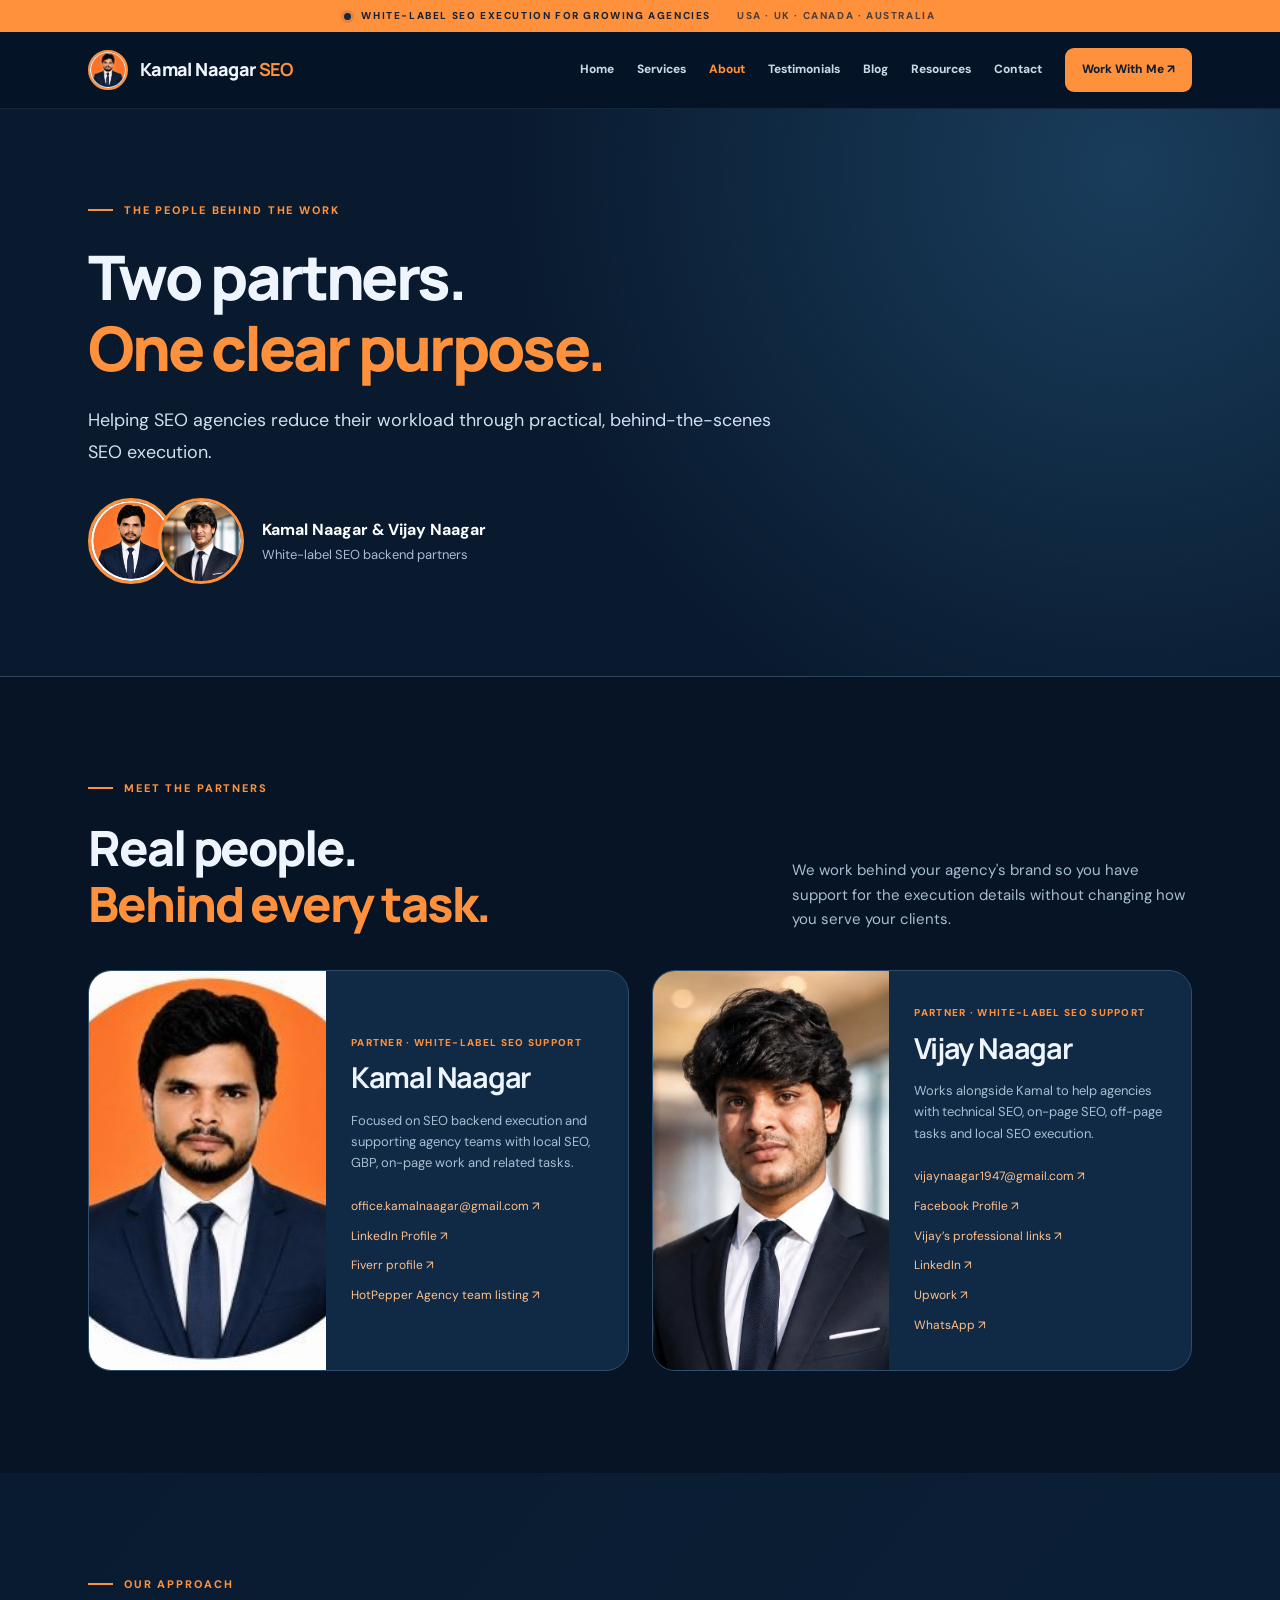
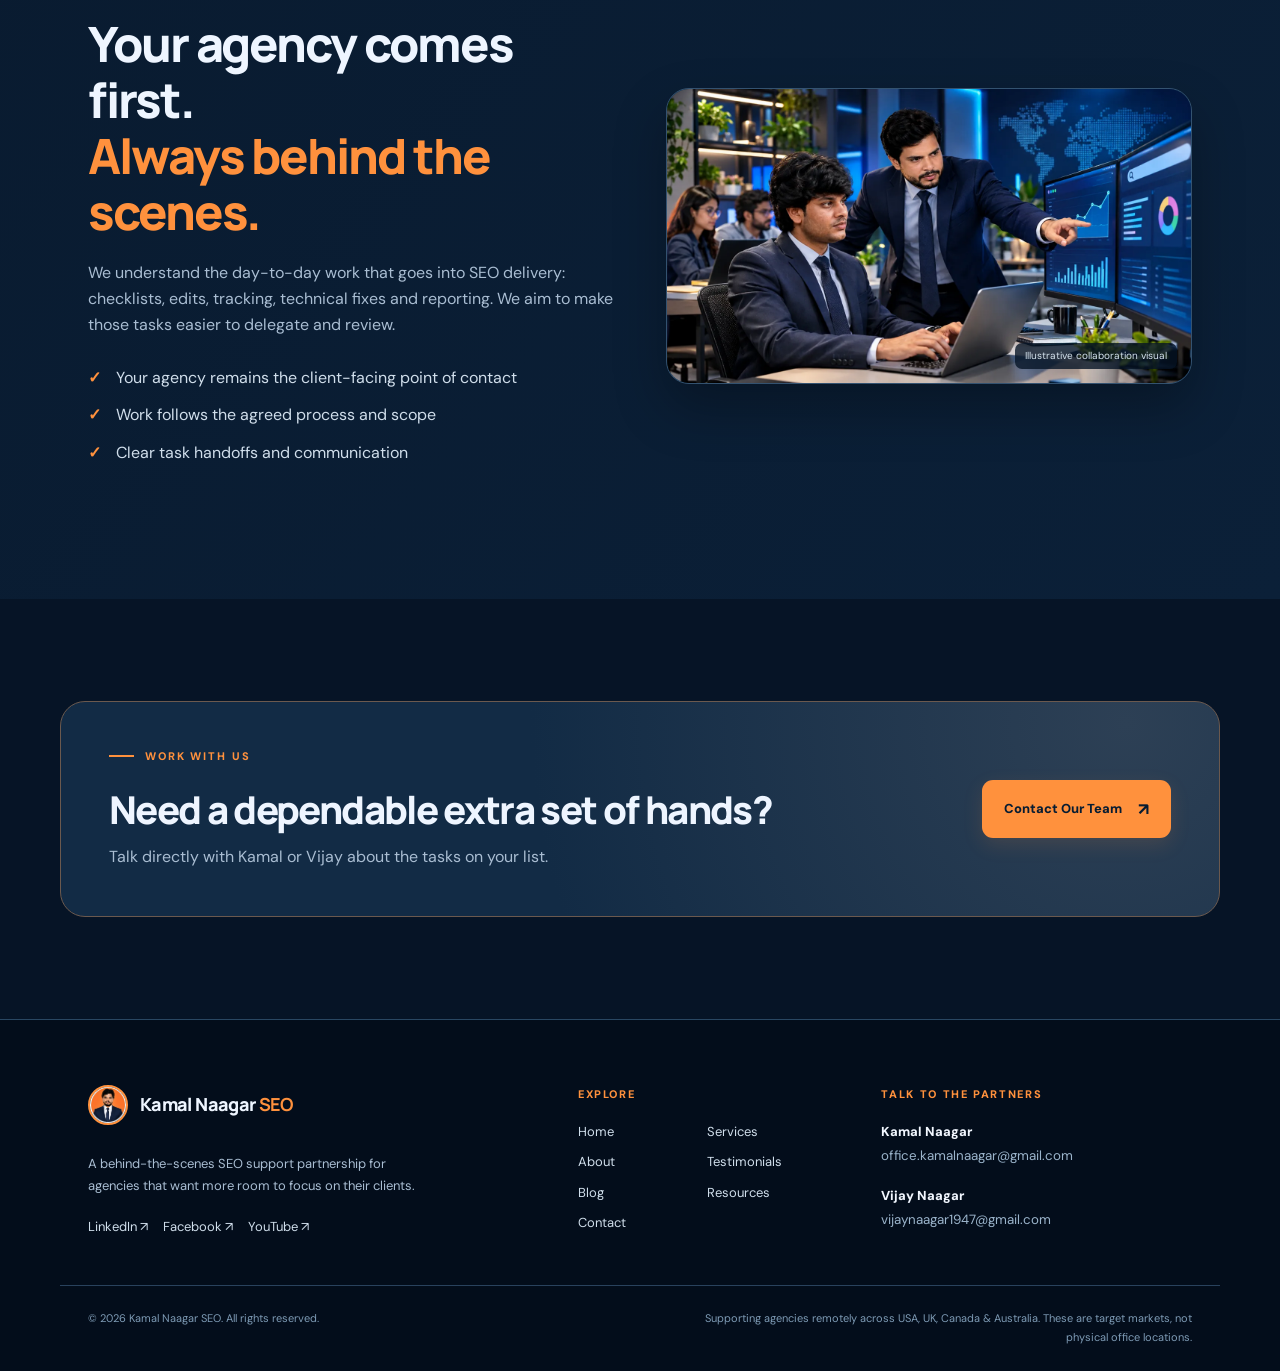
<file: about.html>
<!DOCTYPE html>

<html lang="en"><head><meta charset="utf-8"/><meta content="width=device-width,initial-scale=1" name="viewport"/><meta content="#061426" name="theme-color"/><title>About Kamal and Vijay | Kamal Naagar SEO</title><meta content="Meet Kamal Naagar and Vijay Naagar, partners providing white-label SEO backend support for agencies." name="description"/><link href="https://kamalnaagarseo.github.io/about.html" rel="canonical"/><meta content="website" property="og:type"/><meta content="About Kamal and Vijay" property="og:title"/><meta content="Meet Kamal Naagar and Vijay Naagar, partners providing white-label SEO backend support for agencies." property="og:description"/><meta content="https://kamalnaagarseo.github.io/kamal.jpg" property="og:image"/><link href="kamal.jpg" rel="icon" type="image/jpeg"/><style>
@import url('https://fonts.googleapis.com/css2?family=DM+Sans:wght@400;500;600;700;800&family=Manrope:wght@400;500;600;700;800&display=swap');
:root{--bg:#061426;--bg2:#091c32;--panel:#0f2742;--panel2:#112e4e;--ink:#eef5ff;--muted:#a9bdd2;--orange:#ff913d;--orange2:#ffb469;--line:#274360;--max:1160px}*{box-sizing:border-box}html{scroll-behavior:smooth}body{margin:0;min-width:320px;background:var(--bg);color:var(--ink);font-family:'DM Sans',Arial,sans-serif;font-size:16px;line-height:1.65;overflow-x:hidden}img{max-width:100%}button,input,textarea,select{font:inherit}button,a{-webkit-tap-highlight-color:transparent}a{color:inherit}a:focus-visible,button:focus-visible,input:focus-visible,textarea:focus-visible,select:focus-visible{outline:3px solid #ffbc7b;outline-offset:3px}h1,h2,h3{font-family:Manrope,Arial,sans-serif;letter-spacing:-.043em;line-height:1.15;margin:0}h1{font-size:clamp(2.75rem,5.5vw,5.2rem);font-weight:800}h2{font-size:clamp(2rem,3.8vw,3.55rem);font-weight:800}h2 em{font-style:normal;color:var(--orange)}h3{font-size:1.17rem}p{margin:0;color:var(--muted)}.wrap{max-width:var(--max);padding:0 28px;margin:0 auto}.topline{height:32px;display:flex;align-items:center;justify-content:center;gap:10px;background:var(--orange);color:#152339;font-size:10px;letter-spacing:.16em;font-weight:800}.pulse{height:7px;width:7px;border-radius:50%;background:#142940;box-shadow:0 0 0 3px #14294021}.topline-right{margin-left:16px;opacity:.75}.site-header{z-index:100;position:sticky;top:0;background:#061426f2;border-bottom:1px solid #253b5385;backdrop-filter:blur(18px)}.nav-row{height:76px;display:flex;align-items:center;justify-content:space-between;gap:20px}.logo{display:inline-flex;align-items:center;gap:12px;text-decoration:none;white-space:nowrap;font-family:Manrope,sans-serif;letter-spacing:-.035em;font-size:18px;font-weight:800}.logo img{width:40px;height:40px;border-radius:50%;border:2px solid var(--orange);object-fit:cover;background:#fff}.logo b{color:var(--orange)}.nav-links{display:flex;align-items:center;gap:23px}.nav-links a{text-decoration:none;font-size:12px;font-weight:800;color:#cad7e6;transition:color .2s}.nav-links a:hover,.nav-links a[aria-current="page"]{color:var(--orange)}.nav-links .nav-cta{color:#0e1e30;background:var(--orange);padding:12px 17px;border-radius:9px}.menu-toggle{display:none;flex-direction:column;align-items:center;justify-content:center;gap:5px;border:1px solid #46617c;border-radius:9px;background:#132b45;width:44px;height:44px}.menu-toggle span{display:block;width:19px;height:2px;background:#fff;border-radius:2px}.section{padding:102px 0}.section-alt{background:linear-gradient(130deg,#091b30,#0b2038)}.kicker{color:var(--orange);text-transform:uppercase;letter-spacing:.17em;font-size:11px;font-weight:800;display:flex;align-items:center;gap:11px;margin-bottom:23px}.kicker>span{height:2px;width:25px;flex:none;background:var(--orange)}.btn{display:inline-flex;align-items:center;justify-content:center;gap:16px;text-decoration:none;border-radius:11px;padding:15px 22px;font-weight:800;font-size:13px;transition:transform .2s,box-shadow .2s;white-space:nowrap}.btn:hover{transform:translateY(-3px)}.btn-primary{background:var(--orange);color:#071c32;box-shadow:0 7px 20px #ff913d22;border:none;cursor:pointer}.btn-outline{border:1px solid #476583;color:#f0f6ff;background:#ffffff05}.btn span{font-size:17px}.intro{font-size:clamp(1rem,1.4vw,1.2rem);line-height:1.75;color:#d1e0ef}.hero-home{position:relative;overflow:hidden;background:radial-gradient(circle at 85% 12%,#153c60 0,transparent 42%),linear-gradient(135deg,#061426 10%,#0a2038 90%)}.hero-home:before{content:"";position:absolute;inset:0;pointer-events:none;opacity:.19;background-image:linear-gradient(#31506a55 1px,transparent 1px),linear-gradient(90deg,#31506a55 1px,transparent 1px);background-size:46px 46px;mask-image:linear-gradient(90deg,transparent,#000)}.hero-layout{position:relative;display:grid;grid-template-columns:1fr 1fr;align-items:center;gap:58px;padding-top:90px;padding-bottom:67px}.hero-copy h1 span,.inner-hero h1 span{color:var(--orange)}.hero-copy .intro{margin-top:27px;max-width:500px}.support-text{max-width:460px;margin-top:14px;font-size:15px}.hero-actions{display:flex;flex-wrap:wrap;gap:11px;margin:30px 0 36px}.market-label{font-size:11px;letter-spacing:.12em;color:#839eb8;font-weight:800}.market-pills{display:flex;flex-wrap:wrap;gap:8px;margin-top:11px}.market-pills span{border:1px solid #375370;color:#d5e2ee;background:#0e2a43;font-weight:700;letter-spacing:0;font-size:12px;padding:5px 12px;border-radius:30px}.hero-art{position:relative;min-width:0;padding-bottom:40px}.art-frame{position:relative;overflow:hidden;border-radius:25px;border:1px solid #3d5c7c;box-shadow:0 32px 70px #0008;background:#18314c}.art-frame:after{content:"";position:absolute;inset:0;box-shadow:inset 0 0 0 1px #ffffff16;pointer-events:none}.art-frame>img{display:block;aspect-ratio:1.25;object-fit:cover;width:100%;height:auto;object-position:center}.art-label{position:absolute;bottom:16px;left:16px;right:16px;border:1px solid #55718e;background:#071a2fe8;color:#e5f1fa;backdrop-filter:blur(10px);padding:12px 14px;border-radius:10px;font-size:10px;font-weight:800;letter-spacing:.09em;display:flex;align-items:center;gap:10px}.eyedot{height:9px;width:9px;background:#ff963f;border-radius:100%}.hero-partners{display:flex;align-items:center;position:absolute;right:-13px;bottom:0;padding:12px 18px;border-radius:16px;border:1px solid #426282;background:#0d2a47;box-shadow:0 14px 30px #0006}.hero-partners img{width:41px;height:41px;border-radius:50%;border:2px solid var(--orange);object-fit:cover;margin-right:-10px;background:white}.hero-partners span{font-size:12px;margin-left:25px;color:#b9cadc;line-height:1.4}.hero-partners strong{color:white}.hero-bottom{position:relative;border-top:1px solid #31506c;display:flex;align-items:center;gap:20px;padding-top:22px;padding-bottom:22px;color:#96aec4;font-size:11px;letter-spacing:.06em;text-transform:uppercase;font-weight:800}.hero-line{height:1px;flex:1;background:#3e5a75}.section-heading{display:flex;align-items:end;justify-content:space-between;gap:38px;margin-bottom:38px}.section-heading>p{max-width:400px;font-size:15px}.service-grid{display:grid;grid-template-columns:repeat(3,minmax(0,1fr));gap:17px}.service-card{border:1px solid #2a4867;border-radius:17px;padding:25px 25px 30px;background:linear-gradient(155deg,#12304e,#0e2742);min-height:225px;transition:transform .25s,border-color .25s}.service-card:hover{transform:translateY(-5px);border-color:#ff913d85}.card-top{display:flex;justify-content:space-between;align-items:center;margin-bottom:24px}.service-num{font-size:11px;color:#7e9ebd;letter-spacing:.13em;font-weight:800}.service-icon{display:grid;place-items:center;width:42px;height:42px;border:1px solid #9d683f;background:#ff913d14;border-radius:12px;color:var(--orange);font-size:23px}.service-card h3{margin-bottom:11px}.service-card p{font-size:13px;line-height:1.75}.center-action{margin-top:30px}.editorial-grid{display:grid;grid-template-columns:.97fr 1.03fr;gap:65px;align-items:center}.editorial-image,.feature-image{position:relative;min-width:0;border:1px solid #335270;border-radius:23px;overflow:hidden;background:#12314f}.editorial-image img,.feature-image img{width:100%;display:block;aspect-ratio:1.15;object-fit:cover}.image-badge{position:absolute;left:18px;right:18px;bottom:18px;background:#091d32e8;border:1px solid #517392;border-radius:13px;padding:16px;display:flex;flex-direction:column;backdrop-filter:blur(12px)}.image-badge strong{color:#fff}.image-badge span{color:#becfe1;font-size:12px}.editorial-copy>p,.feature-text>p{margin:20px 0 26px}.timeline{display:grid;gap:13px;margin:28px 0 32px}.timeline>div{display:flex;gap:18px;padding-bottom:17px;border-bottom:1px solid #304d67}.timeline strong{color:var(--orange);font-size:18px}.timeline span{display:grid;gap:4px}.timeline b{color:#eff6ff}.timeline small{font-size:13px;color:var(--muted)}.testimonial-grid{display:grid;grid-template-columns:repeat(4,minmax(0,1fr));gap:16px}.testimonial-card{background:#112b47;border:1px solid #2a4867;border-radius:16px;overflow:hidden;text-decoration:none;transition:transform .2s}.testimonial-card:hover{transform:translateY(-4px)}.testimonial-visual{position:relative;aspect-ratio:16/11;background:radial-gradient(circle at 25% 10%,#274f73,#0a1e34);display:grid;place-items:center}.testimonial-visual img{position:absolute;width:100%;height:100%;object-fit:cover;opacity:.8}.play-icon{position:relative;z-index:2;background:#ff243a;color:#fff;border-radius:11px;padding:12px 18px;line-height:1;box-shadow:0 10px 25px #0008}.test-info{display:flex;flex-direction:column;padding:14px 15px;gap:5px}.test-info span:first-child{color:#f0f5fa;font-size:12px;font-weight:800}.test-info span:last-child{color:var(--orange);font-size:11px}.partner-callout{display:grid;grid-template-columns:auto 1fr auto;gap:35px;align-items:center}.partner-callout h2{font-size:clamp(1.9rem,3vw,2.9rem)}.partner-callout p{margin-top:14px;max-width:670px}.partner-stack{display:flex;align-items:center}.partner-stack img{width:100px;height:100px;object-fit:cover;border:5px solid #173650;border-radius:50%;background:white}.partner-stack img+img{margin-left:-35px}.cta-band{border:1px solid #6b594e;border-radius:25px;display:flex;justify-content:space-between;align-items:center;gap:30px;padding:45px 48px;background:radial-gradient(circle at 92% 10%,#2d4055,#122b45 55%)}.cta-band h2{font-size:clamp(1.8rem,3vw,2.8rem)}.cta-band p{margin-top:12px}.inner-hero{background:radial-gradient(circle at 88% 10%,#193d5c 0,transparent 50%),#091a2e;border-bottom:1px solid #294561;padding:92px 0}.inner-hero-grid{display:grid;grid-template-columns:1fr 1fr;gap:55px;align-items:center}.inner-hero h1{font-size:clamp(2.6rem,4.8vw,4.5rem)}.inner-hero .intro{max-width:700px;margin:22px 0 30px}.inner-hero-image{position:relative;border:1px solid #3a5a74;border-radius:22px;padding:9px;background:#132c47;overflow:hidden}.inner-hero-image img{display:block;aspect-ratio:1.4;object-fit:cover;width:100%;border-radius:15px}.image-note{position:absolute;bottom:14px;right:14px;color:#d6e4ef;font-size:10px;background:#061426c9;padding:5px 10px;border-radius:7px}.feature-row{display:grid;grid-template-columns:1fr 1fr;gap:55px;align-items:center}.feature-image img{aspect-ratio:1.25}.tick-list{padding:0;margin:20px 0 31px;list-style:none;display:grid;gap:11px}.tick-list li{padding-left:28px;position:relative;color:#d0deeb}.tick-list li:before{content:'✓';position:absolute;left:0;color:var(--orange);font-weight:900}.compact-hero{padding:88px 0 73px}.compact-hero h1{max-width:850px}.about-hero{text-align:left}.team-portraits{display:flex;align-items:center;gap:0;margin-top:27px}.team-portraits>img{height:78px;width:78px;object-fit:cover;border-radius:50%;border:4px solid var(--orange);background:#fff}.team-portraits>img+img{margin-left:-16px}.team-portraits>div{display:grid;margin-left:18px}.team-portraits strong{color:#fff}.team-portraits span{font-size:13px;color:var(--muted)}.team-grid{display:grid;grid-template-columns:1fr 1fr;gap:23px}.team-card{background:#102a46;border:1px solid #2e4e6c;border-radius:23px;overflow:hidden;display:grid;grid-template-columns:44% 56%;min-height:385px}.team-photo{background:#132942;min-width:0}.team-photo img{width:100%;height:100%;min-height:385px;object-fit:cover;object-position:center}.team-body{padding:34px 25px;display:flex;flex-direction:column;align-items:start;justify-content:center;gap:10px;min-width:0}.role-label{font-size:10px;color:var(--orange);font-weight:800;letter-spacing:.13em}.team-body h3{font-size:1.8rem;margin-bottom:5px}.team-body p{font-size:13px;margin-bottom:13px}.team-body a{font-size:12px;overflow-wrap:anywhere;color:#ffc08b;text-decoration:none}.contact-grid{display:grid;grid-template-columns:1.3fr .8fr;gap:28px;align-items:start}.contact-panel,.contact-side{border-radius:24px;background:#102943;border:1px solid #2b4a67;padding:35px}.contact-panel h2,.contact-side h2{font-size:clamp(1.8rem,3vw,2.6rem);margin-bottom:14px}.contact-panel>p{margin-bottom:26px;font-size:14px}.contact-form{display:grid;gap:18px}.form-row{display:grid;grid-template-columns:1fr 1fr;gap:17px}.contact-form label{display:grid;gap:8px;color:#e5f2ff;font-size:12px;font-weight:800}.contact-form input,.contact-form select,.contact-form textarea{width:100%;border-radius:10px;border:1px solid #3a5975;background:#061c31;color:#eff6ff;padding:12px 14px;outline:none;min-width:0}.contact-form textarea{resize:vertical}.contact-form input::placeholder,.contact-form textarea::placeholder{color:#7f9bb5}.contact-form .btn{justify-self:start}.form-disclosure{font-size:12px}.form-error{font-size:13px;color:#ffcbac}.contact-person{border-bottom:1px solid #34536e;display:flex;gap:15px;padding:20px 0;align-items:center}.contact-person img{width:68px;height:68px;object-fit:cover;border:2px solid var(--orange);background:#fff;border-radius:14px}.contact-person h3{font-size:16px}.contact-person p{font-size:12px;margin:3px 0}.contact-person a{font-size:12px;color:var(--orange);overflow-wrap:anywhere;text-decoration:none}.contact-note{margin-top:25px;border-radius:12px;background:#0b213a;padding:20px}.contact-note p{margin:10px 0}.contact-note small{color:#9eb5cd}.embed-grid{display:grid;grid-template-columns:1fr 1fr;gap:25px}.embed-card{border:1px solid #2f4d6a;border-radius:18px;overflow:hidden;background:#112a46}.embed-card iframe{display:block;width:100%;aspect-ratio:16/9;border:0}.embed-meta{padding:18px 20px;display:flex;align-items:center;justify-content:space-between;gap:15px}.embed-meta h3{font-size:15px}.embed-meta a{color:var(--orange);text-decoration:none;font-size:12px;white-space:nowrap}.resource-grid{display:grid;grid-template-columns:1fr 1fr;gap:25px}.resource-card{background:#102a46;border:1px solid #34536e;border-radius:20px;overflow:hidden;text-decoration:none;padding:26px}.resource-art{background:linear-gradient(100deg,#183e62,#09223b);height:140px;margin:-26px -26px 24px;display:grid;place-items:center}.resource-art span{font-size:66px;color:var(--orange)}.resource-card h2{font-size:25px;margin:11px 0}.resource-card p{margin-bottom:15px}.resource-card strong{color:var(--orange);font-size:13px}.article-body{max-width:850px}.article-body .backlink{color:var(--orange);text-decoration:none}.article-body section{padding:28px 0;border-bottom:1px solid #2d4a64}.article-body h2{font-size:26px;margin-bottom:15px}.article-body p{font-size:16px}.article-end{margin-top:35px;background:#14304c;padding:22px;border-radius:12px}.article-end a{color:var(--orange)}.site-footer{background:#030d1b;border-top:1px solid #294762;padding:65px 0 25px}.footer-main{display:grid;grid-template-columns:1.4fr .8fr 1fr;gap:55px}.foot-about>p{margin:20px 0;max-width:340px;font-size:13px}.foot-label{font-size:11px;font-weight:800;color:var(--orange);letter-spacing:.15em;text-transform:uppercase;display:block;margin-bottom:18px}.footer-nav{display:grid;grid-template-columns:1fr 1fr;gap:9px}.footer-nav a,.social-links a{font-size:13px;text-decoration:none;color:#d0deeb}.social-links{display:flex;gap:15px;flex-wrap:wrap}.foot-email{font-size:13px;display:block;color:#f2f7ff;text-decoration:none;font-weight:800;margin-top:16px}.foot-email:first-of-type{margin-top:0}.footer-main small{color:#9bb4cb;overflow-wrap:anywhere}.bottomline{display:flex;justify-content:space-between;gap:25px;margin-top:48px;padding-top:23px;border-top:1px solid #29425d;color:#7e9bb5;font-size:11px}.bottomline span:last-child{text-align:right;max-width:510px}
@media(max-width:1050px){.nav-links{gap:13px}.hero-layout{gap:30px}.team-card{grid-template-columns:1fr}.team-photo img{max-height:270px;min-height:250px}.team-body{padding:30px}}@media(max-width:850px){.menu-toggle{display:flex;cursor:pointer}.nav-links{display:none;position:absolute;top:76px;left:0;right:0;padding:22px 28px 30px;background:#071a2d;box-shadow:0 20px 30px #0008;border-bottom:1px solid #345773;flex-direction:column;align-items:stretch;gap:0}.nav-links.open{display:flex}.nav-links a{font-size:15px;padding:12px 0}.nav-links .nav-cta{text-align:center;margin-top:15px;padding:12px}.hero-layout,.editorial-grid,.feature-row,.inner-hero-grid,.contact-grid{grid-template-columns:1fr}.hero-copy{max-width:720px}.hero-art{max-width:650px}.hero-home .hero-layout{padding-top:65px}.section-heading{display:block}.section-heading>p{margin-top:20px;max-width:700px}.service-grid{grid-template-columns:repeat(2,minmax(0,1fr))}.testimonial-grid{grid-template-columns:repeat(2,minmax(0,1fr))}.partner-callout{grid-template-columns:auto 1fr}.partner-callout>.btn{grid-column:2;justify-self:start}.footer-main{gap:30px}.inner-hero-grid{gap:35px}.inner-hero-image{max-width:700px}.topline-right{display:none}}@media(max-width:620px){.wrap{padding:0 20px}.topline{font-size:8px;letter-spacing:.09em}.nav-row{height:68px}.nav-links{top:68px}.logo{font-size:16px}.logo img{width:36px;height:36px}.section{padding:68px 0}.hero-layout{padding-top:50px;padding-bottom:48px}.hero-copy h1{font-size:clamp(2.6rem,10vw,3.8rem)}.hero-art{padding-right:8px;padding-bottom:30px}.hero-partners{right:0}.hero-bottom{align-items:flex-start;flex-direction:column;gap:5px;font-size:10px}.hero-line{display:none}.art-label{font-size:8px;bottom:12px;left:10px;right:10px}.service-grid,.testimonial-grid,.team-grid,.embed-grid,.resource-grid,.form-row{grid-template-columns:1fr}.service-card{min-height:auto}.partner-callout{grid-template-columns:1fr}.partner-callout>.btn{grid-column:auto}.cta-band{padding:30px 23px;flex-direction:column;align-items:stretch}.cta-band .btn{align-self:start}.inner-hero{padding:62px 0}.contact-panel,.contact-side{padding:23px}.footer-main{grid-template-columns:1fr}.bottomline{flex-direction:column}.bottomline span:last-child{text-align:left}.team-card{grid-template-columns:1fr}.team-photo img{max-height:340px}.embed-meta{align-items:flex-start;flex-direction:column}.partner-stack img{width:84px;height:84px}.hero-actions>.btn{font-size:12px;padding:13px 17px}.section-heading h2{font-size:clamp(2rem,9vw,3rem)}}@media(prefers-reduced-motion:reduce){*,*:before,*:after{scroll-behavior:auto!important;transition:none!important}}


/* Guaranteed resilient responsive layout */
html,body{width:100%;max-width:100%;overflow-x:clip}
.wrap{width:min(100% - 40px,1160px);margin-inline:auto}
img,video,iframe{max-width:100%}
.hero-art,.hero-copy,.feature-image,.feature-text,.inner-hero-image,.team-card,.contact-panel,.contact-side{min-width:0}
.team-portraits img{width:86px;height:86px;object-fit:cover;border-radius:50%;border:3px solid #ff913d}
.team-photo img{object-fit:cover;object-position:center 25%}
.contact-person{min-width:0}
.contact-person img{width:74px;height:74px;object-fit:cover;border-radius:50%;flex:none}
.contact-person a,.foot-email{overflow-wrap:anywhere}
.testimonial-visual img{width:100%;height:100%;object-fit:cover}
@media(max-width:980px){.wrap{width:min(100% - 32px,1160px)}.hero-layout,.inner-hero-grid,.feature-row,.contact-grid{grid-template-columns:1fr}.hero-art{max-width:660px}.service-grid{grid-template-columns:repeat(2,minmax(0,1fr))}.team-grid{grid-template-columns:1fr}.testimonial-grid{grid-template-columns:repeat(2,minmax(0,1fr))}}
@media(max-width:640px){.wrap{width:min(100% - 28px,1160px)}.service-grid,.testimonial-grid,.form-row{grid-template-columns:1fr}.team-card{display:block}.team-photo{height:330px}.team-photo img{min-height:0;height:100%;width:100%}.hero-layout{padding-top:54px}.inner-hero{padding-top:64px}.contact-panel,.contact-side{padding:22px}.hero-art{width:100%}.hero-actions .btn{width:100%}.site-header .logo span{font-size:14px}}

</style><link href="styles.css" rel="stylesheet"/><script defer="" src="site.js"></script><style>
/* FINAL IMAGE LAYOUT: keep entire original illustrations visible */
.hero-layout{grid-template-columns:minmax(0,.95fr) minmax(0,1.05fr);gap:54px}
.hero-art{width:100%;min-width:0;padding-bottom:28px}
.art-frame{width:100%;overflow:hidden;border-radius:22px}
.art-frame>img{width:100%;height:auto;aspect-ratio:16/9;object-fit:contain;object-position:center;display:block}
.editorial-image img,.feature-image img{width:100%;height:auto;aspect-ratio:16/9;object-fit:contain;object-position:center;display:block}
.inner-hero-image img{width:100%;height:auto;aspect-ratio:16/9;object-fit:contain;object-position:center;display:block;border-radius:13px}
.hero-partners{right:10px;bottom:0}
.editorial-image,.feature-image{overflow:hidden}
.editorial-grid,.feature-row{grid-template-columns:minmax(0,1fr) minmax(0,1fr);gap:52px}
.image-badge{bottom:12px;left:12px;right:12px}
.team-photo img{object-position:center 18%}
.testimonial-visual img{object-fit:cover;object-position:center}
@media(max-width:980px){.hero-layout,.editorial-grid,.feature-row,.inner-hero-grid{grid-template-columns:minmax(0,1fr)}.hero-art{max-width:720px}.hero-partners{right:5px}.inner-hero-image,.feature-image{max-width:100%;margin:0}}
@media(max-width:620px){.hero-art{padding-bottom:34px}.art-frame>img,.editorial-image img,.feature-image img,.inner-hero-image img{aspect-ratio:16/9;object-fit:contain}.hero-partners{right:0;bottom:0}.image-badge{padding:10px 12px}.inner-hero-image{padding:7px}}
</style><script type="application/ld+json">{
  "@context": "https://schema.org",
  "@graph": [
    {
      "@type": "Organization",
      "@id": "https://kamalnaagarseo.github.io/#organization",
      "name": "Kamal Naagar SEO",
      "url": "https://kamalnaagarseo.github.io/",
      "description": "White-label SEO backend support for SEO and digital marketing agencies, including local SEO, Google Business Profile, on-page SEO, technical tasks, citations and reporting.",
      "email": "office.kamalnaagar@gmail.com",
      "logo": {
        "@type": "ImageObject",
        "@id": "https://kamalnaagarseo.github.io/#logo",
        "url": "https://kamalnaagarseo.github.io/kamal.jpg"
      },
      "sameAs": [
        "https://in.linkedin.com/in/kamal-naagar-seo",
        "https://www.facebook.com/kamal.naagar.5",
        "https://www.youtube.com/@kamalnaagarseo",
        "https://github.com/kamalnaagarseo"
      ],
      "member": [
        {
          "@id": "https://kamalnaagarseo.github.io/#kamal"
        },
        {
          "@id": "https://kamalnaagarseo.github.io/#vijay"
        }
      ]
    },
    {
      "@type": "Person",
      "@id": "https://kamalnaagarseo.github.io/#kamal",
      "name": "Kamal Naagar",
      "url": "https://kamalnaagarseo.github.io/about.html",
      "image": "https://kamalnaagarseo.github.io/kamal.jpg",
      "email": "office.kamalnaagar@gmail.com",
      "jobTitle": "White-Label SEO Backend Specialist",
      "worksFor": {
        "@id": "https://kamalnaagarseo.github.io/#organization"
      },
      "sameAs": [
        "https://in.linkedin.com/in/kamal-naagar-seo",
        "https://www.facebook.com/kamal.naagar.5",
        "https://www.fiverr.com/kamalnaagar",
        "https://github.com/kamalnaagarseo"
      ],
      "subjectOf": {
        "@type": "WebPage",
        "url": "https://www.hotpepper.agency/about",
        "name": "HotPepper Agency team listing featuring Kamal Naagar as Link Building Specialist"
      }
    },
    {
      "@type": "Person",
      "@id": "https://kamalnaagarseo.github.io/#vijay",
      "name": "Vijay Naagar",
      "url": "https://kamalnaagarseo.github.io/about.html",
      "image": "https://kamalnaagarseo.github.io/vijay.jpg",
      "email": "vijaynaagar1947@gmail.com",
      "jobTitle": "SEO Backend Support Partner",
      "worksFor": {
        "@id": "https://kamalnaagarseo.github.io/#organization"
      },
      "sameAs": [
        "https://linktr.ee/vijaynaagarseo",
        "https://www.instagram.com/who_francis",
        "https://www.facebook.com/vijay.naagar.7",
        "https://www.linkedin.com/in/vijay-naagar-seo",
        "https://www.upwork.com/freelancers/~017038b271f5c2be24",
        "https://x.com/vijay_naagar_seo",
        "https://www.snapchat.com/@who_francis",
        "https://in.pinterest.com/vijaynaagarseo"
      ],
      "contactPoint": {
        "@type": "ContactPoint",
        "contactType": "WhatsApp",
        "url": "https://wa.me/7404448144"
      }
    },
    {
      "@type": "AboutPage",
      "@id": "https://kamalnaagarseo.github.io/about.html#webpage",
      "url": "https://kamalnaagarseo.github.io/about.html",
      "isPartOf": {
        "@id": "https://kamalnaagarseo.github.io/#website"
      },
      "inLanguage": "en",
      "publisher": {
        "@id": "https://kamalnaagarseo.github.io/#organization"
      },
      "description": "Meet Kamal Naagar and Vijay Naagar, partners providing white-label SEO backend support for agencies."
    },
    {
      "@type": "BreadcrumbList",
      "@id": "https://kamalnaagarseo.github.io/about.html#breadcrumb",
      "itemListElement": [
        {
          "@type": "ListItem",
          "position": 1,
          "name": "Home",
          "item": "https://kamalnaagarseo.github.io/"
        },
        {
          "@type": "ListItem",
          "position": 2,
          "name": "About",
          "item": "https://kamalnaagarseo.github.io/about.html"
        }
      ]
    }
  ]
}</script></head><body><div class="topline"><span class="pulse"></span> WHITE-LABEL SEO EXECUTION FOR GROWING AGENCIES <span class="topline-right">USA · UK · CANADA · AUSTRALIA</span></div><header class="site-header"><div class="wrap nav-row"><a class="logo" href="index.html"><img alt="Kamal Naagar portrait mark" height="38" src="kamal.jpg" width="38"/><span>Kamal Naagar <b>SEO</b></span></a><button aria-controls="nav-links" aria-expanded="false" aria-label="Open navigation" class="menu-toggle" type="button"><span></span><span></span><span></span></button><nav aria-label="Main navigation" class="nav-links" id="nav-links"><a href="index.html">Home</a><a href="services.html">Services</a><a aria-current="page" href="about.html">About</a><a href="testimonials.html">Testimonials</a><a href="blog.html">Blog</a><a href="resources.html">Resources</a><a href="contact.html">Contact</a><a class="nav-cta" href="mailto:office.kamalnaagar@gmail.com?subject=White-Label%20SEO%20Backend%20Support%20Inquiry">Work With Me ↗</a></nav></div></header><main><section class="inner-hero about-hero"><div class="wrap"><div class="kicker"><span></span>THE PEOPLE BEHIND THE WORK</div><h1>Two partners.<br/><span>One clear purpose.</span></h1><p class="intro">Helping SEO agencies reduce their workload through practical, behind-the-scenes SEO execution.</p><div class="team-portraits"><img alt="Kamal Naagar" src="kamal.jpg"/><img alt="Vijay Naagar" src="vijay.jpg"/><div><strong>Kamal Naagar &amp; Vijay Naagar</strong><span>White-label SEO backend partners</span></div></div></div></section><section class="section"><div class="wrap"><div class="kicker"><span></span>MEET THE PARTNERS</div><div class="section-heading"><h2>Real people.<br/><em>Behind every task.</em></h2><p>We work behind your agency's brand so you have support for the execution details without changing how you serve your clients.</p></div><div class="team-grid"><article class="team-card"><div class="team-photo"><img alt="Portrait of Kamal Naagar" src="kamal.jpg"/></div><div class="team-body"><span class="role-label">PARTNER · WHITE-LABEL SEO SUPPORT</span><h3>Kamal Naagar</h3><p>Focused on SEO backend execution and supporting agency teams with local SEO, GBP, on-page work and related tasks.</p><a href="mailto:office.kamalnaagar@gmail.com">office.kamalnaagar@gmail.com ↗</a><a href="https://in.linkedin.com/in/kamal-naagar-seo" rel="noopener noreferrer" target="_blank">LinkedIn Profile ↗</a><a href="https://www.fiverr.com/kamalnaagar" rel="noopener noreferrer" target="_blank">Fiverr profile ↗</a><a href="https://www.hotpepper.agency/about" rel="noopener noreferrer" target="_blank">HotPepper Agency team listing ↗</a></div></article><article class="team-card"><div class="team-photo"><img alt="Portrait of Vijay Naagar" src="vijay.jpg"/></div><div class="team-body"><span class="role-label">PARTNER · WHITE-LABEL SEO SUPPORT</span><h3>Vijay Naagar</h3><p>Works alongside Kamal to help agencies with technical SEO, on-page SEO, off-page tasks and local SEO execution.</p><a href="mailto:vijaynaagar1947@gmail.com">vijaynaagar1947@gmail.com ↗</a><a href="https://www.facebook.com/vijay.naagar.7" rel="noopener noreferrer" target="_blank">Facebook Profile ↗</a><a href="https://linktr.ee/vijaynaagarseo" rel="noopener noreferrer" target="_blank">Vijay’s professional links ↗</a> <a href="https://www.linkedin.com/in/vijay-naagar-seo" rel="noopener noreferrer" target="_blank">LinkedIn ↗</a><a href="https://www.upwork.com/freelancers/~017038b271f5c2be24" rel="noopener noreferrer" target="_blank">Upwork ↗</a><a href="https://wa.me/7404448144" rel="noopener noreferrer" target="_blank">WhatsApp ↗</a></div></article></div></div></section><section class="section section-alt"><div class="wrap feature-row"><div class="feature-text"><div class="kicker"><span></span>OUR APPROACH</div><h2>Your agency comes first.<br/><em>Always behind the scenes.</em></h2><p>We understand the day-to-day work that goes into SEO delivery: checklists, edits, tracking, technical fixes and reporting. We aim to make those tasks easier to delegate and review.</p><ul class="tick-list"><li>Your agency remains the client-facing point of contact</li><li>Work follows the agreed process and scope</li><li>Clear task handoffs and communication</li></ul></div><div class="feature-image"><img alt="Illustrative team collaboration and SEO dashboards" height="900" loading="lazy" src="workflow.webp" width="1400"/><span class="image-note">Illustrative collaboration visual</span></div></div></section><section class="section"><div class="wrap cta-band"><div><div class="kicker"><span></span>WORK WITH US</div><h2>Need a dependable extra set of hands?</h2><p>Talk directly with Kamal or Vijay about the tasks on your list.</p></div><a class="btn btn-primary" href="mailto:office.kamalnaagar@gmail.com?subject=White-Label%20SEO%20Backend%20Support%20Inquiry">Contact Our Team <span aria-hidden="true">↗</span></a></div></section></main><footer class="site-footer"><div class="wrap footer-main"><div class="foot-about"><a class="logo" href="index.html"><img alt="Kamal Naagar portrait mark" height="38" src="kamal.jpg" width="38"/><span>Kamal Naagar <b>SEO</b></span></a><p>A behind-the-scenes SEO support partnership for agencies that want more room to focus on their clients.</p><div class="social-links"><a href="https://in.linkedin.com/in/kamal-naagar-seo" rel="noopener noreferrer" target="_blank">LinkedIn ↗</a><a href="https://www.facebook.com/kamal.naagar.5" rel="noopener noreferrer" target="_blank">Facebook ↗</a><a href="https://www.youtube.com/@kamalnaagarseo" rel="noopener noreferrer" target="_blank">YouTube ↗</a></div></div><div><span class="foot-label">Explore</span><div class="footer-nav"><a href="index.html">Home</a><a href="services.html">Services</a><a href="about.html">About</a><a href="testimonials.html">Testimonials</a><a href="blog.html">Blog</a><a href="resources.html">Resources</a><a href="contact.html">Contact</a></div></div><div><span class="foot-label">Talk to the partners</span><a class="foot-email" href="mailto:office.kamalnaagar@gmail.com">Kamal Naagar</a><small>office.kamalnaagar@gmail.com</small><a class="foot-email" href="mailto:vijaynaagar1947@gmail.com">Vijay Naagar</a><small>vijaynaagar1947@gmail.com</small></div></div><div class="wrap bottomline"><span>© 2026 Kamal Naagar SEO. All rights reserved.</span><span>Supporting agencies remotely across USA, UK, Canada &amp; Australia. These are target markets, not physical office locations.</span></div></footer></body></html>
</file>
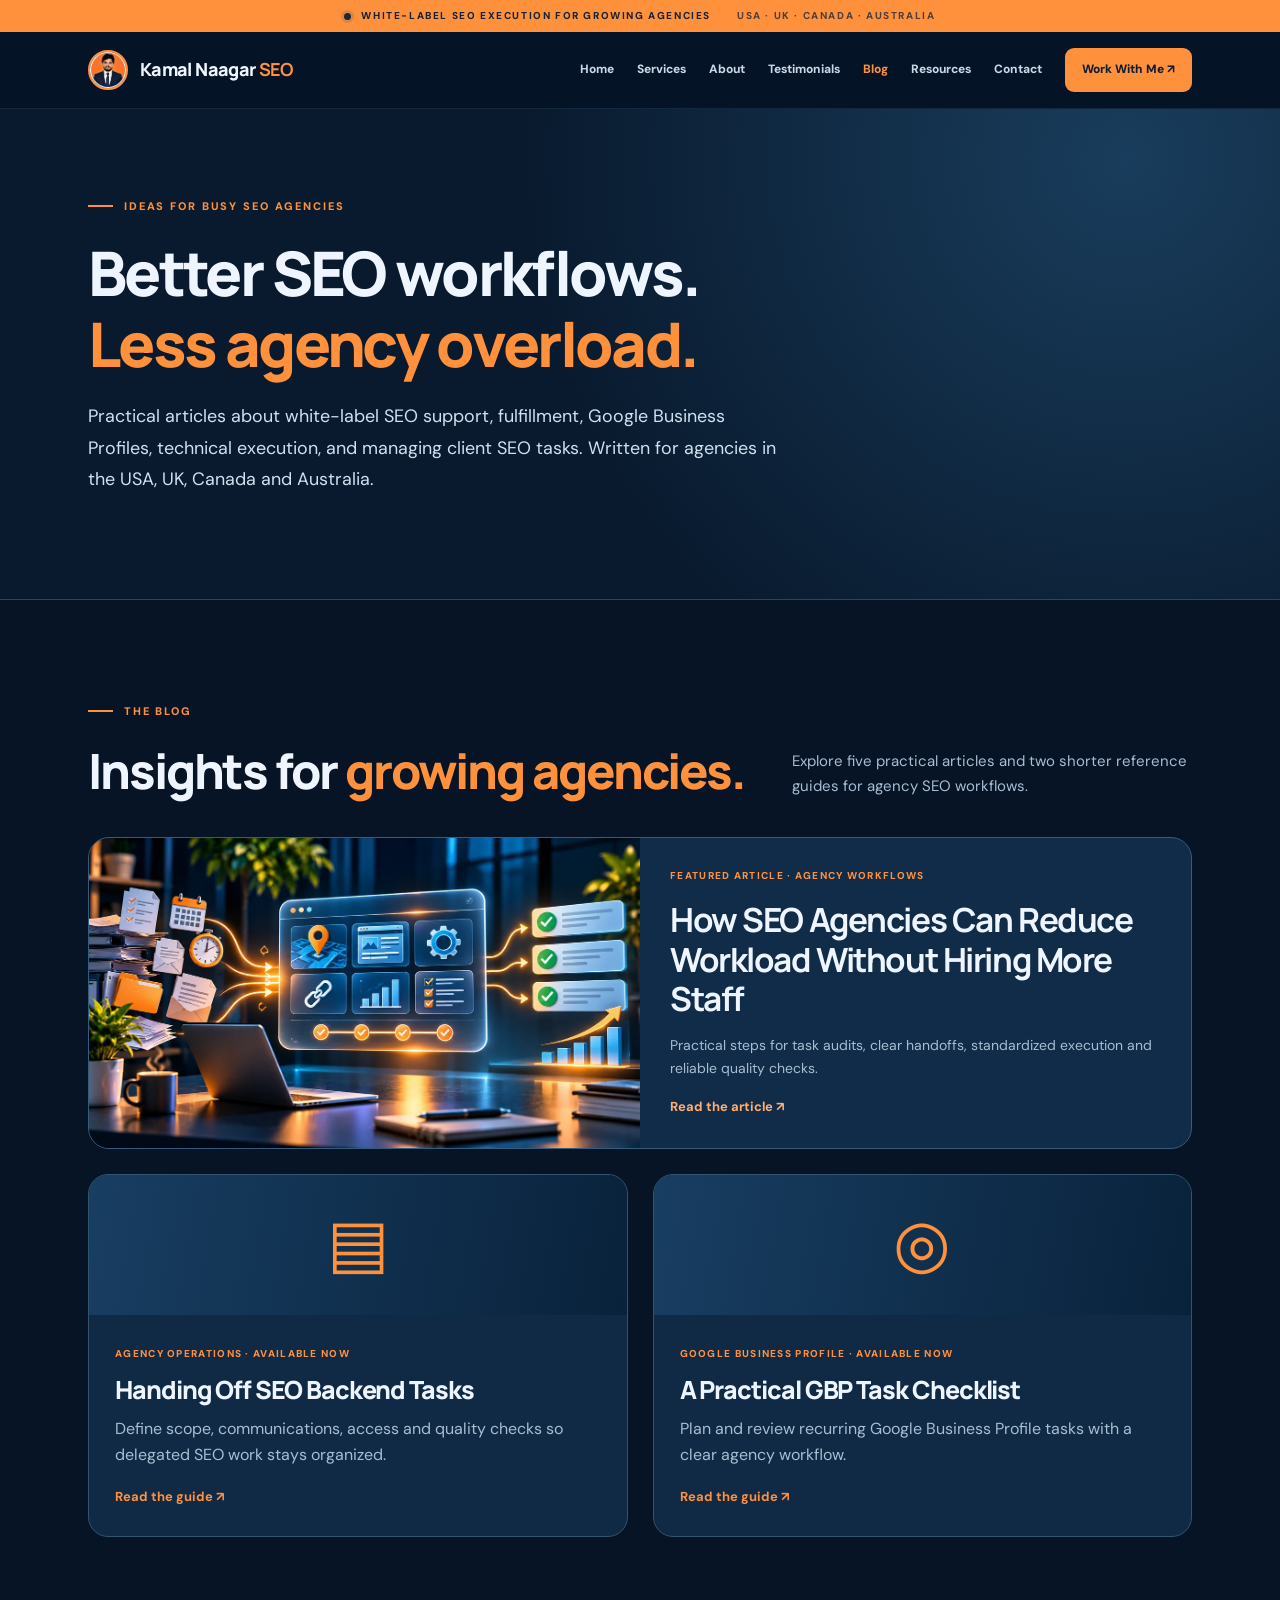
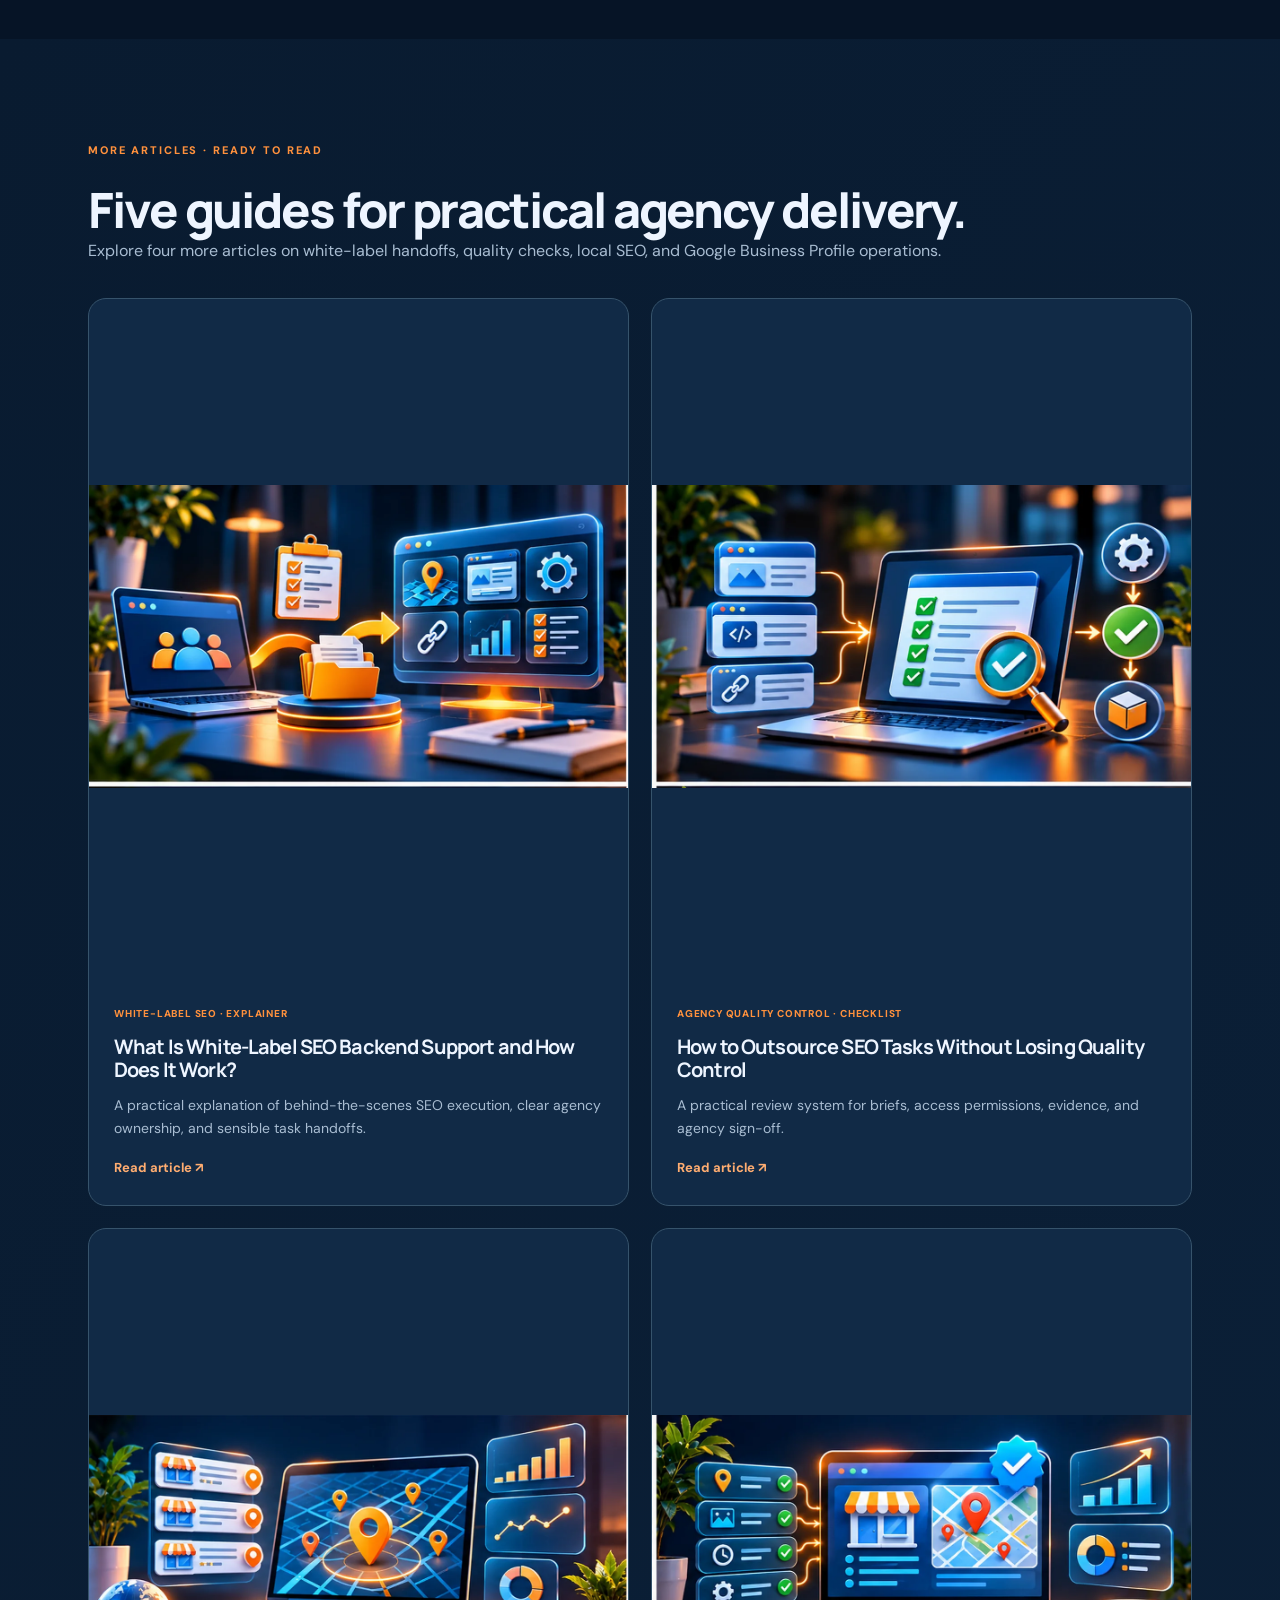
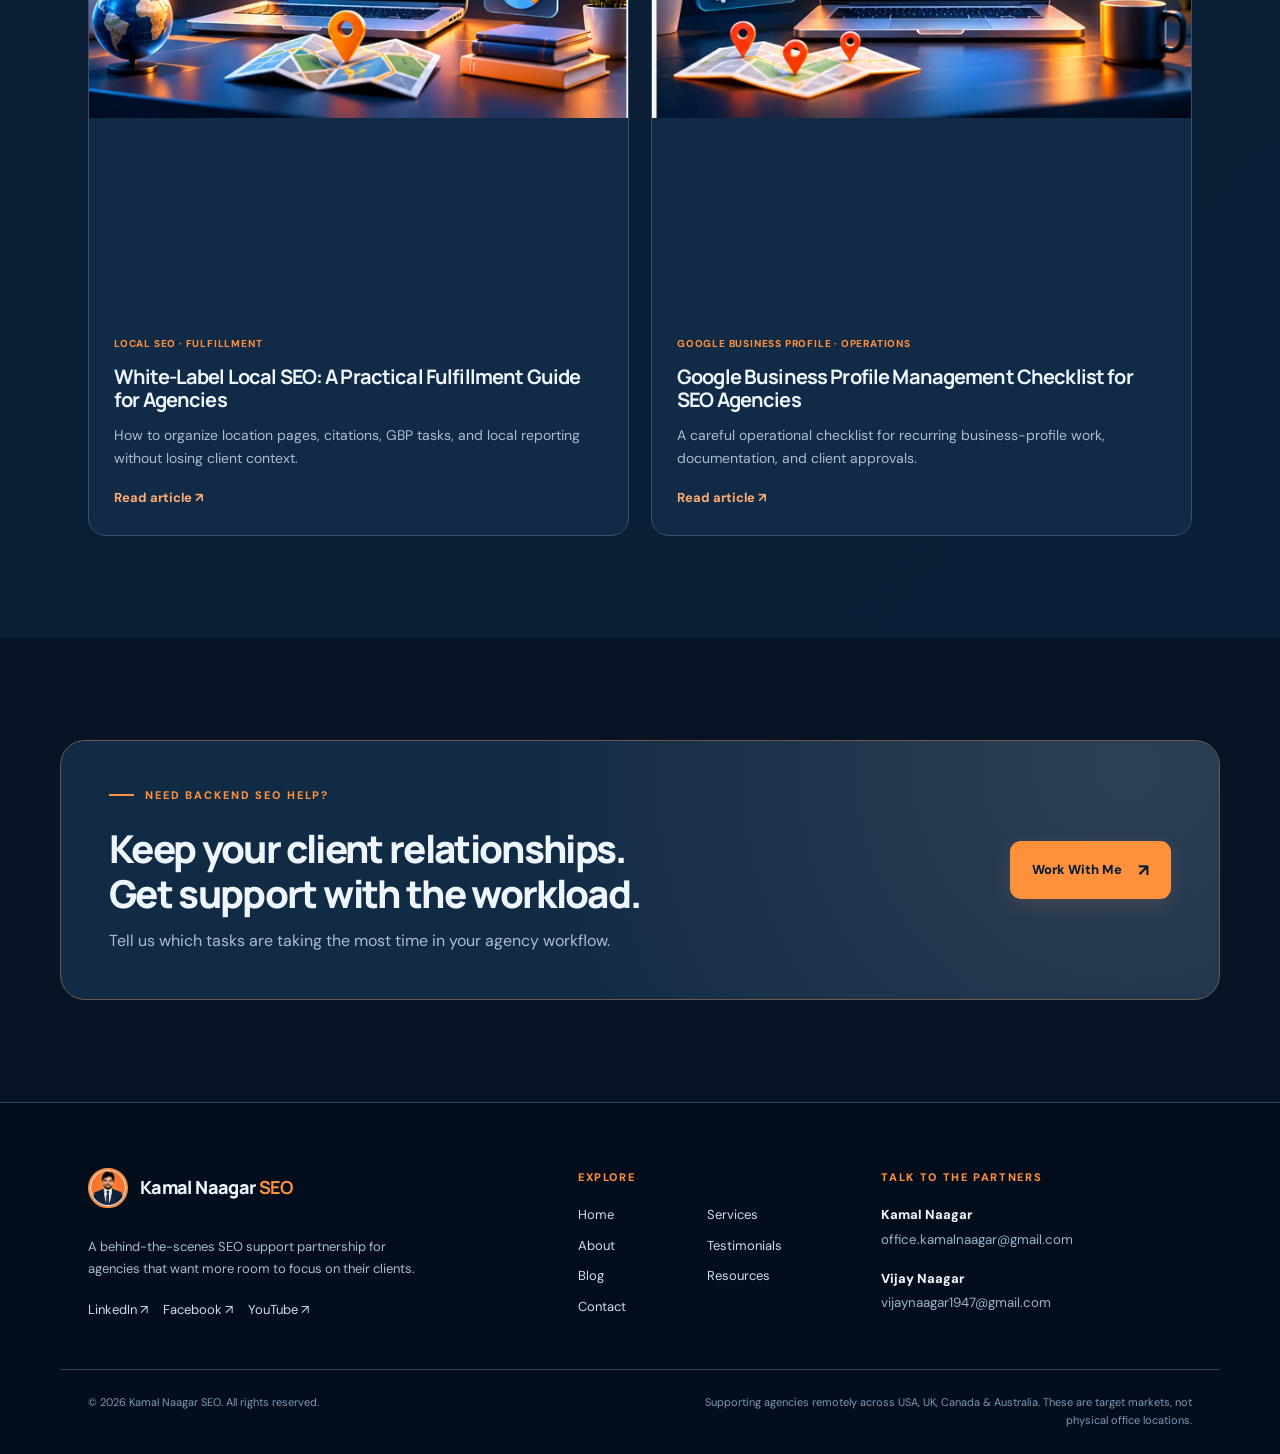
<file: blog.html>
<!DOCTYPE html>

<html lang="en"><head><meta charset="utf-8"/><meta content="width=device-width,initial-scale=1" name="viewport"/><meta content="#061426" name="theme-color"/><title>SEO Agency Blog | White-Label SEO Insights | Kamal Naagar SEO</title><meta content="SEO agency blog covering white-label backend support, agency workload planning, local SEO, GBP workflows, technical SEO and reporting." name="description"/><link href="https://kamalnaagarseo.github.io/blog.html" rel="canonical"/><meta content="website" property="og:type"/><meta content="SEO Agency Blog | Kamal Naagar SEO" property="og:title"/><meta content="Practical SEO execution insights for growing agencies." property="og:description"/><meta content="https://kamalnaagarseo.github.io/kamal.jpg" property="og:image"/><link href="kamal.jpg" rel="icon" type="image/jpeg"/><style>
@import url('https://fonts.googleapis.com/css2?family=DM+Sans:wght@400;500;600;700;800&family=Manrope:wght@400;500;600;700;800&display=swap');
:root{--bg:#061426;--bg2:#091c32;--panel:#0f2742;--panel2:#112e4e;--ink:#eef5ff;--muted:#a9bdd2;--orange:#ff913d;--orange2:#ffb469;--line:#274360;--max:1160px}*{box-sizing:border-box}html{scroll-behavior:smooth}body{margin:0;min-width:320px;background:var(--bg);color:var(--ink);font-family:'DM Sans',Arial,sans-serif;font-size:16px;line-height:1.65;overflow-x:hidden}img{max-width:100%}button,input,textarea,select{font:inherit}button,a{-webkit-tap-highlight-color:transparent}a{color:inherit}a:focus-visible,button:focus-visible,input:focus-visible,textarea:focus-visible,select:focus-visible{outline:3px solid #ffbc7b;outline-offset:3px}h1,h2,h3{font-family:Manrope,Arial,sans-serif;letter-spacing:-.043em;line-height:1.15;margin:0}h1{font-size:clamp(2.75rem,5.5vw,5.2rem);font-weight:800}h2{font-size:clamp(2rem,3.8vw,3.55rem);font-weight:800}h2 em{font-style:normal;color:var(--orange)}h3{font-size:1.17rem}p{margin:0;color:var(--muted)}.wrap{max-width:var(--max);padding:0 28px;margin:0 auto}.topline{height:32px;display:flex;align-items:center;justify-content:center;gap:10px;background:var(--orange);color:#152339;font-size:10px;letter-spacing:.16em;font-weight:800}.pulse{height:7px;width:7px;border-radius:50%;background:#142940;box-shadow:0 0 0 3px #14294021}.topline-right{margin-left:16px;opacity:.75}.site-header{z-index:100;position:sticky;top:0;background:#061426f2;border-bottom:1px solid #253b5385;backdrop-filter:blur(18px)}.nav-row{height:76px;display:flex;align-items:center;justify-content:space-between;gap:20px}.logo{display:inline-flex;align-items:center;gap:12px;text-decoration:none;white-space:nowrap;font-family:Manrope,sans-serif;letter-spacing:-.035em;font-size:18px;font-weight:800}.logo img{width:40px;height:40px;border-radius:50%;border:2px solid var(--orange);object-fit:cover;background:#fff}.logo b{color:var(--orange)}.nav-links{display:flex;align-items:center;gap:23px}.nav-links a{text-decoration:none;font-size:12px;font-weight:800;color:#cad7e6;transition:color .2s}.nav-links a:hover,.nav-links a[aria-current="page"]{color:var(--orange)}.nav-links .nav-cta{color:#0e1e30;background:var(--orange);padding:12px 17px;border-radius:9px}.menu-toggle{display:none;flex-direction:column;align-items:center;justify-content:center;gap:5px;border:1px solid #46617c;border-radius:9px;background:#132b45;width:44px;height:44px}.menu-toggle span{display:block;width:19px;height:2px;background:#fff;border-radius:2px}.section{padding:102px 0}.section-alt{background:linear-gradient(130deg,#091b30,#0b2038)}.kicker{color:var(--orange);text-transform:uppercase;letter-spacing:.17em;font-size:11px;font-weight:800;display:flex;align-items:center;gap:11px;margin-bottom:23px}.kicker>span{height:2px;width:25px;flex:none;background:var(--orange)}.btn{display:inline-flex;align-items:center;justify-content:center;gap:16px;text-decoration:none;border-radius:11px;padding:15px 22px;font-weight:800;font-size:13px;transition:transform .2s,box-shadow .2s;white-space:nowrap}.btn:hover{transform:translateY(-3px)}.btn-primary{background:var(--orange);color:#071c32;box-shadow:0 7px 20px #ff913d22;border:none;cursor:pointer}.btn-outline{border:1px solid #476583;color:#f0f6ff;background:#ffffff05}.btn span{font-size:17px}.intro{font-size:clamp(1rem,1.4vw,1.2rem);line-height:1.75;color:#d1e0ef}.hero-home{position:relative;overflow:hidden;background:radial-gradient(circle at 85% 12%,#153c60 0,transparent 42%),linear-gradient(135deg,#061426 10%,#0a2038 90%)}.hero-home:before{content:"";position:absolute;inset:0;pointer-events:none;opacity:.19;background-image:linear-gradient(#31506a55 1px,transparent 1px),linear-gradient(90deg,#31506a55 1px,transparent 1px);background-size:46px 46px;mask-image:linear-gradient(90deg,transparent,#000)}.hero-layout{position:relative;display:grid;grid-template-columns:1fr 1fr;align-items:center;gap:58px;padding-top:90px;padding-bottom:67px}.hero-copy h1 span,.inner-hero h1 span{color:var(--orange)}.hero-copy .intro{margin-top:27px;max-width:500px}.support-text{max-width:460px;margin-top:14px;font-size:15px}.hero-actions{display:flex;flex-wrap:wrap;gap:11px;margin:30px 0 36px}.market-label{font-size:11px;letter-spacing:.12em;color:#839eb8;font-weight:800}.market-pills{display:flex;flex-wrap:wrap;gap:8px;margin-top:11px}.market-pills span{border:1px solid #375370;color:#d5e2ee;background:#0e2a43;font-weight:700;letter-spacing:0;font-size:12px;padding:5px 12px;border-radius:30px}.hero-art{position:relative;min-width:0;padding-bottom:40px}.art-frame{position:relative;overflow:hidden;border-radius:25px;border:1px solid #3d5c7c;box-shadow:0 32px 70px #0008;background:#18314c}.art-frame:after{content:"";position:absolute;inset:0;box-shadow:inset 0 0 0 1px #ffffff16;pointer-events:none}.art-frame>img{display:block;aspect-ratio:1.25;object-fit:cover;width:100%;height:auto;object-position:center}.art-label{position:absolute;bottom:16px;left:16px;right:16px;border:1px solid #55718e;background:#071a2fe8;color:#e5f1fa;backdrop-filter:blur(10px);padding:12px 14px;border-radius:10px;font-size:10px;font-weight:800;letter-spacing:.09em;display:flex;align-items:center;gap:10px}.eyedot{height:9px;width:9px;background:#ff963f;border-radius:100%}.hero-partners{display:flex;align-items:center;position:absolute;right:-13px;bottom:0;padding:12px 18px;border-radius:16px;border:1px solid #426282;background:#0d2a47;box-shadow:0 14px 30px #0006}.hero-partners img{width:41px;height:41px;border-radius:50%;border:2px solid var(--orange);object-fit:cover;margin-right:-10px;background:white}.hero-partners span{font-size:12px;margin-left:25px;color:#b9cadc;line-height:1.4}.hero-partners strong{color:white}.hero-bottom{position:relative;border-top:1px solid #31506c;display:flex;align-items:center;gap:20px;padding-top:22px;padding-bottom:22px;color:#96aec4;font-size:11px;letter-spacing:.06em;text-transform:uppercase;font-weight:800}.hero-line{height:1px;flex:1;background:#3e5a75}.section-heading{display:flex;align-items:end;justify-content:space-between;gap:38px;margin-bottom:38px}.section-heading>p{max-width:400px;font-size:15px}.service-grid{display:grid;grid-template-columns:repeat(3,minmax(0,1fr));gap:17px}.service-card{border:1px solid #2a4867;border-radius:17px;padding:25px 25px 30px;background:linear-gradient(155deg,#12304e,#0e2742);min-height:225px;transition:transform .25s,border-color .25s}.service-card:hover{transform:translateY(-5px);border-color:#ff913d85}.card-top{display:flex;justify-content:space-between;align-items:center;margin-bottom:24px}.service-num{font-size:11px;color:#7e9ebd;letter-spacing:.13em;font-weight:800}.service-icon{display:grid;place-items:center;width:42px;height:42px;border:1px solid #9d683f;background:#ff913d14;border-radius:12px;color:var(--orange);font-size:23px}.service-card h3{margin-bottom:11px}.service-card p{font-size:13px;line-height:1.75}.center-action{margin-top:30px}.editorial-grid{display:grid;grid-template-columns:.97fr 1.03fr;gap:65px;align-items:center}.editorial-image,.feature-image{position:relative;min-width:0;border:1px solid #335270;border-radius:23px;overflow:hidden;background:#12314f}.editorial-image img,.feature-image img{width:100%;display:block;aspect-ratio:1.15;object-fit:cover}.image-badge{position:absolute;left:18px;right:18px;bottom:18px;background:#091d32e8;border:1px solid #517392;border-radius:13px;padding:16px;display:flex;flex-direction:column;backdrop-filter:blur(12px)}.image-badge strong{color:#fff}.image-badge span{color:#becfe1;font-size:12px}.editorial-copy>p,.feature-text>p{margin:20px 0 26px}.timeline{display:grid;gap:13px;margin:28px 0 32px}.timeline>div{display:flex;gap:18px;padding-bottom:17px;border-bottom:1px solid #304d67}.timeline strong{color:var(--orange);font-size:18px}.timeline span{display:grid;gap:4px}.timeline b{color:#eff6ff}.timeline small{font-size:13px;color:var(--muted)}.testimonial-grid{display:grid;grid-template-columns:repeat(4,minmax(0,1fr));gap:16px}.testimonial-card{background:#112b47;border:1px solid #2a4867;border-radius:16px;overflow:hidden;text-decoration:none;transition:transform .2s}.testimonial-card:hover{transform:translateY(-4px)}.testimonial-visual{position:relative;aspect-ratio:16/11;background:radial-gradient(circle at 25% 10%,#274f73,#0a1e34);display:grid;place-items:center}.testimonial-visual img{position:absolute;width:100%;height:100%;object-fit:cover;opacity:.8}.play-icon{position:relative;z-index:2;background:#ff243a;color:#fff;border-radius:11px;padding:12px 18px;line-height:1;box-shadow:0 10px 25px #0008}.test-info{display:flex;flex-direction:column;padding:14px 15px;gap:5px}.test-info span:first-child{color:#f0f5fa;font-size:12px;font-weight:800}.test-info span:last-child{color:var(--orange);font-size:11px}.partner-callout{display:grid;grid-template-columns:auto 1fr auto;gap:35px;align-items:center}.partner-callout h2{font-size:clamp(1.9rem,3vw,2.9rem)}.partner-callout p{margin-top:14px;max-width:670px}.partner-stack{display:flex;align-items:center}.partner-stack img{width:100px;height:100px;object-fit:cover;border:5px solid #173650;border-radius:50%;background:white}.partner-stack img+img{margin-left:-35px}.cta-band{border:1px solid #6b594e;border-radius:25px;display:flex;justify-content:space-between;align-items:center;gap:30px;padding:45px 48px;background:radial-gradient(circle at 92% 10%,#2d4055,#122b45 55%)}.cta-band h2{font-size:clamp(1.8rem,3vw,2.8rem)}.cta-band p{margin-top:12px}.inner-hero{background:radial-gradient(circle at 88% 10%,#193d5c 0,transparent 50%),#091a2e;border-bottom:1px solid #294561;padding:92px 0}.inner-hero-grid{display:grid;grid-template-columns:1fr 1fr;gap:55px;align-items:center}.inner-hero h1{font-size:clamp(2.6rem,4.8vw,4.5rem)}.inner-hero .intro{max-width:700px;margin:22px 0 30px}.inner-hero-image{position:relative;border:1px solid #3a5a74;border-radius:22px;padding:9px;background:#132c47;overflow:hidden}.inner-hero-image img{display:block;aspect-ratio:1.4;object-fit:cover;width:100%;border-radius:15px}.image-note{position:absolute;bottom:14px;right:14px;color:#d6e4ef;font-size:10px;background:#061426c9;padding:5px 10px;border-radius:7px}.feature-row{display:grid;grid-template-columns:1fr 1fr;gap:55px;align-items:center}.feature-image img{aspect-ratio:1.25}.tick-list{padding:0;margin:20px 0 31px;list-style:none;display:grid;gap:11px}.tick-list li{padding-left:28px;position:relative;color:#d0deeb}.tick-list li:before{content:'✓';position:absolute;left:0;color:var(--orange);font-weight:900}.compact-hero{padding:88px 0 73px}.compact-hero h1{max-width:850px}.about-hero{text-align:left}.team-portraits{display:flex;align-items:center;gap:0;margin-top:27px}.team-portraits>img{height:78px;width:78px;object-fit:cover;border-radius:50%;border:4px solid var(--orange);background:#fff}.team-portraits>img+img{margin-left:-16px}.team-portraits>div{display:grid;margin-left:18px}.team-portraits strong{color:#fff}.team-portraits span{font-size:13px;color:var(--muted)}.team-grid{display:grid;grid-template-columns:1fr 1fr;gap:23px}.team-card{background:#102a46;border:1px solid #2e4e6c;border-radius:23px;overflow:hidden;display:grid;grid-template-columns:44% 56%;min-height:385px}.team-photo{background:#132942;min-width:0}.team-photo img{width:100%;height:100%;min-height:385px;object-fit:cover;object-position:center}.team-body{padding:34px 25px;display:flex;flex-direction:column;align-items:start;justify-content:center;gap:10px;min-width:0}.role-label{font-size:10px;color:var(--orange);font-weight:800;letter-spacing:.13em}.team-body h3{font-size:1.8rem;margin-bottom:5px}.team-body p{font-size:13px;margin-bottom:13px}.team-body a{font-size:12px;overflow-wrap:anywhere;color:#ffc08b;text-decoration:none}.contact-grid{display:grid;grid-template-columns:1.3fr .8fr;gap:28px;align-items:start}.contact-panel,.contact-side{border-radius:24px;background:#102943;border:1px solid #2b4a67;padding:35px}.contact-panel h2,.contact-side h2{font-size:clamp(1.8rem,3vw,2.6rem);margin-bottom:14px}.contact-panel>p{margin-bottom:26px;font-size:14px}.contact-form{display:grid;gap:18px}.form-row{display:grid;grid-template-columns:1fr 1fr;gap:17px}.contact-form label{display:grid;gap:8px;color:#e5f2ff;font-size:12px;font-weight:800}.contact-form input,.contact-form select,.contact-form textarea{width:100%;border-radius:10px;border:1px solid #3a5975;background:#061c31;color:#eff6ff;padding:12px 14px;outline:none;min-width:0}.contact-form textarea{resize:vertical}.contact-form input::placeholder,.contact-form textarea::placeholder{color:#7f9bb5}.contact-form .btn{justify-self:start}.form-disclosure{font-size:12px}.form-error{font-size:13px;color:#ffcbac}.contact-person{border-bottom:1px solid #34536e;display:flex;gap:15px;padding:20px 0;align-items:center}.contact-person img{width:68px;height:68px;object-fit:cover;border:2px solid var(--orange);background:#fff;border-radius:14px}.contact-person h3{font-size:16px}.contact-person p{font-size:12px;margin:3px 0}.contact-person a{font-size:12px;color:var(--orange);overflow-wrap:anywhere;text-decoration:none}.contact-note{margin-top:25px;border-radius:12px;background:#0b213a;padding:20px}.contact-note p{margin:10px 0}.contact-note small{color:#9eb5cd}.embed-grid{display:grid;grid-template-columns:1fr 1fr;gap:25px}.embed-card{border:1px solid #2f4d6a;border-radius:18px;overflow:hidden;background:#112a46}.embed-card iframe{display:block;width:100%;aspect-ratio:16/9;border:0}.embed-meta{padding:18px 20px;display:flex;align-items:center;justify-content:space-between;gap:15px}.embed-meta h3{font-size:15px}.embed-meta a{color:var(--orange);text-decoration:none;font-size:12px;white-space:nowrap}.resource-grid{display:grid;grid-template-columns:1fr 1fr;gap:25px}.resource-card{background:#102a46;border:1px solid #34536e;border-radius:20px;overflow:hidden;text-decoration:none;padding:26px}.resource-art{background:linear-gradient(100deg,#183e62,#09223b);height:140px;margin:-26px -26px 24px;display:grid;place-items:center}.resource-art span{font-size:66px;color:var(--orange)}.resource-card h2{font-size:25px;margin:11px 0}.resource-card p{margin-bottom:15px}.resource-card strong{color:var(--orange);font-size:13px}.article-body{max-width:850px}.article-body .backlink{color:var(--orange);text-decoration:none}.article-body section{padding:28px 0;border-bottom:1px solid #2d4a64}.article-body h2{font-size:26px;margin-bottom:15px}.article-body p{font-size:16px}.article-end{margin-top:35px;background:#14304c;padding:22px;border-radius:12px}.article-end a{color:var(--orange)}.site-footer{background:#030d1b;border-top:1px solid #294762;padding:65px 0 25px}.footer-main{display:grid;grid-template-columns:1.4fr .8fr 1fr;gap:55px}.foot-about>p{margin:20px 0;max-width:340px;font-size:13px}.foot-label{font-size:11px;font-weight:800;color:var(--orange);letter-spacing:.15em;text-transform:uppercase;display:block;margin-bottom:18px}.footer-nav{display:grid;grid-template-columns:1fr 1fr;gap:9px}.footer-nav a,.social-links a{font-size:13px;text-decoration:none;color:#d0deeb}.social-links{display:flex;gap:15px;flex-wrap:wrap}.foot-email{font-size:13px;display:block;color:#f2f7ff;text-decoration:none;font-weight:800;margin-top:16px}.foot-email:first-of-type{margin-top:0}.footer-main small{color:#9bb4cb;overflow-wrap:anywhere}.bottomline{display:flex;justify-content:space-between;gap:25px;margin-top:48px;padding-top:23px;border-top:1px solid #29425d;color:#7e9bb5;font-size:11px}.bottomline span:last-child{text-align:right;max-width:510px}
@media(max-width:1050px){.nav-links{gap:13px}.hero-layout{gap:30px}.team-card{grid-template-columns:1fr}.team-photo img{max-height:270px;min-height:250px}.team-body{padding:30px}}@media(max-width:850px){.menu-toggle{display:flex;cursor:pointer}.nav-links{display:none;position:absolute;top:76px;left:0;right:0;padding:22px 28px 30px;background:#071a2d;box-shadow:0 20px 30px #0008;border-bottom:1px solid #345773;flex-direction:column;align-items:stretch;gap:0}.nav-links.open{display:flex}.nav-links a{font-size:15px;padding:12px 0}.nav-links .nav-cta{text-align:center;margin-top:15px;padding:12px}.hero-layout,.editorial-grid,.feature-row,.inner-hero-grid,.contact-grid{grid-template-columns:1fr}.hero-copy{max-width:720px}.hero-art{max-width:650px}.hero-home .hero-layout{padding-top:65px}.section-heading{display:block}.section-heading>p{margin-top:20px;max-width:700px}.service-grid{grid-template-columns:repeat(2,minmax(0,1fr))}.testimonial-grid{grid-template-columns:repeat(2,minmax(0,1fr))}.partner-callout{grid-template-columns:auto 1fr}.partner-callout>.btn{grid-column:2;justify-self:start}.footer-main{gap:30px}.inner-hero-grid{gap:35px}.inner-hero-image{max-width:700px}.topline-right{display:none}}@media(max-width:620px){.wrap{padding:0 20px}.topline{font-size:8px;letter-spacing:.09em}.nav-row{height:68px}.nav-links{top:68px}.logo{font-size:16px}.logo img{width:36px;height:36px}.section{padding:68px 0}.hero-layout{padding-top:50px;padding-bottom:48px}.hero-copy h1{font-size:clamp(2.6rem,10vw,3.8rem)}.hero-art{padding-right:8px;padding-bottom:30px}.hero-partners{right:0}.hero-bottom{align-items:flex-start;flex-direction:column;gap:5px;font-size:10px}.hero-line{display:none}.art-label{font-size:8px;bottom:12px;left:10px;right:10px}.service-grid,.testimonial-grid,.team-grid,.embed-grid,.resource-grid,.form-row{grid-template-columns:1fr}.service-card{min-height:auto}.partner-callout{grid-template-columns:1fr}.partner-callout>.btn{grid-column:auto}.cta-band{padding:30px 23px;flex-direction:column;align-items:stretch}.cta-band .btn{align-self:start}.inner-hero{padding:62px 0}.contact-panel,.contact-side{padding:23px}.footer-main{grid-template-columns:1fr}.bottomline{flex-direction:column}.bottomline span:last-child{text-align:left}.team-card{grid-template-columns:1fr}.team-photo img{max-height:340px}.embed-meta{align-items:flex-start;flex-direction:column}.partner-stack img{width:84px;height:84px}.hero-actions>.btn{font-size:12px;padding:13px 17px}.section-heading h2{font-size:clamp(2rem,9vw,3rem)}}@media(prefers-reduced-motion:reduce){*,*:before,*:after{scroll-behavior:auto!important;transition:none!important}}


/* Guaranteed resilient responsive layout */
html,body{width:100%;max-width:100%;overflow-x:clip}
.wrap{width:min(100% - 40px,1160px);margin-inline:auto}
img,video,iframe{max-width:100%}
.hero-art,.hero-copy,.feature-image,.feature-text,.inner-hero-image,.team-card,.contact-panel,.contact-side{min-width:0}
.team-portraits img{width:86px;height:86px;object-fit:cover;border-radius:50%;border:3px solid #ff913d}
.team-photo img{object-fit:cover;object-position:center 25%}
.contact-person{min-width:0}
.contact-person img{width:74px;height:74px;object-fit:cover;border-radius:50%;flex:none}
.contact-person a,.foot-email{overflow-wrap:anywhere}
.testimonial-visual img{width:100%;height:100%;object-fit:cover}
@media(max-width:980px){.wrap{width:min(100% - 32px,1160px)}.hero-layout,.inner-hero-grid,.feature-row,.contact-grid{grid-template-columns:1fr}.hero-art{max-width:660px}.service-grid{grid-template-columns:repeat(2,minmax(0,1fr))}.team-grid{grid-template-columns:1fr}.testimonial-grid{grid-template-columns:repeat(2,minmax(0,1fr))}}
@media(max-width:640px){.wrap{width:min(100% - 28px,1160px)}.service-grid,.testimonial-grid,.form-row{grid-template-columns:1fr}.team-card{display:block}.team-photo{height:330px}.team-photo img{min-height:0;height:100%;width:100%}.hero-layout{padding-top:54px}.inner-hero{padding-top:64px}.contact-panel,.contact-side{padding:22px}.hero-art{width:100%}.hero-actions .btn{width:100%}.site-header .logo span{font-size:14px}}

</style><link href="styles.css" rel="stylesheet"/><script defer="" src="site.js"></script><style>
/* FINAL IMAGE LAYOUT: keep entire original illustrations visible */
.hero-layout{grid-template-columns:minmax(0,.95fr) minmax(0,1.05fr);gap:54px}
.hero-art{width:100%;min-width:0;padding-bottom:28px}
.art-frame{width:100%;overflow:hidden;border-radius:22px}
.art-frame>img{width:100%;height:auto;aspect-ratio:16/9;object-fit:contain;object-position:center;display:block}
.editorial-image img,.feature-image img{width:100%;height:auto;aspect-ratio:16/9;object-fit:contain;object-position:center;display:block}
.inner-hero-image img{width:100%;height:auto;aspect-ratio:16/9;object-fit:contain;object-position:center;display:block;border-radius:13px}
.hero-partners{right:10px;bottom:0}
.editorial-image,.feature-image{overflow:hidden}
.editorial-grid,.feature-row{grid-template-columns:minmax(0,1fr) minmax(0,1fr);gap:52px}
.image-badge{bottom:12px;left:12px;right:12px}
.team-photo img{object-position:center 18%}
.testimonial-visual img{object-fit:cover;object-position:center}
@media(max-width:980px){.hero-layout,.editorial-grid,.feature-row,.inner-hero-grid{grid-template-columns:minmax(0,1fr)}.hero-art{max-width:720px}.hero-partners{right:5px}.inner-hero-image,.feature-image{max-width:100%;margin:0}}
@media(max-width:620px){.hero-art{padding-bottom:34px}.art-frame>img,.editorial-image img,.feature-image img,.inner-hero-image img{aspect-ratio:16/9;object-fit:contain}.hero-partners{right:0;bottom:0}.image-badge{padding:10px 12px}.inner-hero-image{padding:7px}}
</style><style>
.featured-blog-card{display:grid;grid-template-columns:1fr 1fr;gap:0;overflow:hidden;text-decoration:none;background:#102c49;border:1px solid #375b7a;border-radius:21px;margin-bottom:25px;transition:border-color .2s}
.featured-blog-card:hover{border-color:#ff913d}
.featured-blog-card img{width:100%;height:100%;min-height:280px;object-fit:cover;object-position:center}
.featured-blog-copy{padding:30px;display:flex;flex-direction:column;justify-content:center;gap:15px}
.featured-blog-copy h3{font-size:clamp(1.4rem,2.6vw,2.15rem);line-height:1.2}
.featured-blog-copy p{font-size:14px}
.featured-blog-copy strong{color:#ffad70;font-size:13px}
@media(max-width:700px){.featured-blog-card{grid-template-columns:1fr}.featured-blog-card img{height:auto;min-height:0;aspect-ratio:16/9}.featured-blog-copy{padding:23px}}
</style><script type="application/ld+json">{
  "@context": "https://schema.org",
  "@graph": [
    {
      "@type": "Person",
      "@id": "https://kamalnaagarseo.github.io/#vijay",
      "name": "Vijay Naagar",
      "url": "https://kamalnaagarseo.github.io/about.html",
      "image": "https://kamalnaagarseo.github.io/vijay.jpg",
      "email": "vijaynaagar1947@gmail.com",
      "jobTitle": "SEO Backend Support Partner",
      "worksFor": {
        "@id": "https://kamalnaagarseo.github.io/#organization"
      },
      "sameAs": [
        "https://linktr.ee/vijaynaagarseo",
        "https://www.instagram.com/who_francis",
        "https://www.facebook.com/vijay.naagar.7",
        "https://www.linkedin.com/in/vijay-naagar-seo",
        "https://www.upwork.com/freelancers/~017038b271f5c2be24",
        "https://x.com/vijay_naagar_seo",
        "https://www.snapchat.com/@who_francis",
        "https://in.pinterest.com/vijaynaagarseo"
      ],
      "contactPoint": {
        "@type": "ContactPoint",
        "contactType": "WhatsApp",
        "url": "https://wa.me/7404448144"
      }
    },
    {
      "@type": "CollectionPage",
      "@id": "https://kamalnaagarseo.github.io/blog.html#webpage",
      "url": "https://kamalnaagarseo.github.io/blog.html",
      "isPartOf": {
        "@id": "https://kamalnaagarseo.github.io/#website"
      },
      "inLanguage": "en",
      "publisher": {
        "@id": "https://kamalnaagarseo.github.io/#organization"
      },
      "description": "SEO agency blog covering white-label backend support, agency workload planning, local SEO, GBP workflows, technical SEO and reporting."
    },
    {
      "@type": "BreadcrumbList",
      "@id": "https://kamalnaagarseo.github.io/blog.html#breadcrumb",
      "itemListElement": [
        {
          "@type": "ListItem",
          "position": 1,
          "name": "Home",
          "item": "https://kamalnaagarseo.github.io/"
        },
        {
          "@type": "ListItem",
          "position": 2,
          "name": "Blog",
          "item": "https://kamalnaagarseo.github.io/blog.html"
        }
      ]
    },
    {
      "@type": "Blog",
      "@id": "https://kamalnaagarseo.github.io/blog.html#blog",
      "name": "Kamal Naagar SEO Blog",
      "url": "https://kamalnaagarseo.github.io/blog.html",
      "publisher": {
        "@id": "https://kamalnaagarseo.github.io/#organization"
      },
      "inLanguage": "en",
      "blogPost": [
        {
          "@id": "https://kamalnaagarseo.github.io/seo-agency-workload-management.html#article"
        }
      ]
    }
  ]
}</script><style>.new-blog-grid{display:grid;grid-template-columns:repeat(2,minmax(0,1fr));gap:22px;margin-top:34px}.new-blog-card{overflow:hidden;text-decoration:none;display:block;background:#112a46;border:1px solid #36536b;border-radius:18px}.new-blog-card:hover{border-color:#ff913d}.new-blog-card img{width:100%;aspect-ratio:16/9;object-fit:contain;display:block}.new-blog-copy{padding:25px}.new-blog-copy span{color:#ff913d;letter-spacing:.08em;font-size:10px;font-weight:800}.new-blog-copy h3{font-size:20px;margin:9px 0 13px}.new-blog-copy p{font-size:14px;margin-bottom:14px}.new-blog-copy strong{font-size:13px;color:#ffad71}@media(max-width:700px){.new-blog-grid{grid-template-columns:1fr}}</style></head><body><div class="topline"><span class="pulse"></span> WHITE-LABEL SEO EXECUTION FOR GROWING AGENCIES <span class="topline-right">USA · UK · CANADA · AUSTRALIA</span></div><header class="site-header"><div class="wrap nav-row"><a class="logo" href="index.html"><img alt="Kamal Naagar portrait mark" height="38" src="kamal.jpg" width="38"/><span>Kamal Naagar <b>SEO</b></span></a><button aria-controls="nav-links" aria-expanded="false" aria-label="Open navigation" class="menu-toggle" type="button"><span></span><span></span><span></span></button><nav aria-label="Main navigation" class="nav-links" id="nav-links"><a href="index.html">Home</a><a href="services.html">Services</a><a href="about.html">About</a><a href="testimonials.html">Testimonials</a><a aria-current="page" href="blog.html">Blog</a><a href="resources.html">Resources</a><a href="contact.html">Contact</a><a class="nav-cta" href="mailto:office.kamalnaagar@gmail.com?subject=White-Label%20SEO%20Backend%20Support%20Inquiry">Work With Me ↗</a></nav></div></header><main><section class="inner-hero compact-hero"><div class="wrap"><div class="kicker"><span></span>IDEAS FOR BUSY SEO AGENCIES</div><h1>Better SEO workflows.<br/><span>Less agency overload.</span></h1><p class="intro">Practical articles about white-label SEO support, fulfillment, Google Business Profiles, technical execution, and managing client SEO tasks. Written for agencies in the USA, UK, Canada and Australia.</p></div></section><section class="section"><div class="wrap"><div class="section-heading"><div><div class="kicker"><span></span>THE BLOG</div><h2>Insights for <em>growing agencies.</em></h2></div><p>Explore five practical articles and two shorter reference guides for agency SEO workflows.</p></div>
<a class="featured-blog-card" href="seo-agency-workload-management.html">
<img alt="Illustration of agency SEO tasks being organized into a structured execution workflow" height="675" loading="lazy" src="seo-agency-workload-management.webp" width="1200"/>
<div class="featured-blog-copy"><span class="role-label">FEATURED ARTICLE · AGENCY WORKFLOWS</span><h3>How SEO Agencies Can Reduce Workload Without Hiring More Staff</h3><p>Practical steps for task audits, clear handoffs, standardized execution and reliable quality checks.</p><strong>Read the article ↗</strong></div>
</a><div class="resource-grid"><a class="resource-card" href="resource-workflow.html"><div class="resource-art"><span aria-hidden="true">▤</span></div><span class="role-label">AGENCY OPERATIONS · AVAILABLE NOW</span><h2>Handing Off SEO Backend Tasks</h2><p>Define scope, communications, access and quality checks so delegated SEO work stays organized.</p><strong>Read the guide ↗</strong></a><a class="resource-card" href="resource-gbp.html"><div class="resource-art"><span aria-hidden="true">◎</span></div><span class="role-label">GOOGLE BUSINESS PROFILE · AVAILABLE NOW</span><h2>A Practical GBP Task Checklist</h2><p>Plan and review recurring Google Business Profile tasks with a clear agency workflow.</p><strong>Read the guide ↗</strong></a></div></div></section><section class="section section-alt"><div class="wrap"><div class="kicker">MORE ARTICLES · READY TO READ</div><h2>Five guides for practical agency delivery.</h2><p>Explore four more articles on white-label handoffs, quality checks, local SEO, and Google Business Profile operations.</p><div class="new-blog-grid"><a class="new-blog-card" href="white-label-seo-backend-support.html"><img alt="Illustration for White Label SEO Backend Support" height="675" loading="lazy" src="white-label-seo-backend-support.webp" width="1200"/><div class="new-blog-copy"><span>WHITE-LABEL SEO · EXPLAINER</span><h3>What Is White-Label SEO Backend Support and How Does It Work?</h3><p>A practical explanation of behind-the-scenes SEO execution, clear agency ownership, and sensible task handoffs.</p><strong>Read article ↗</strong></div></a><a class="new-blog-card" href="outsource-seo-quality-control.html"><img alt="Illustration for SEO Outsourcing for Agencies" height="675" loading="lazy" src="outsource-seo-quality-control.webp" width="1200"/><div class="new-blog-copy"><span>AGENCY QUALITY CONTROL · CHECKLIST</span><h3>How to Outsource SEO Tasks Without Losing Quality Control</h3><p>A practical review system for briefs, access permissions, evidence, and agency sign-off.</p><strong>Read article ↗</strong></div></a><a class="new-blog-card" href="white-label-local-seo-for-agencies.html"><img alt="Illustration for White Label Local SEO" height="675" loading="lazy" src="white-label-local-seo-for-agencies.webp" width="1200"/><div class="new-blog-copy"><span>LOCAL SEO · FULFILLMENT</span><h3>White-Label Local SEO: A Practical Fulfillment Guide for Agencies</h3><p>How to organize location pages, citations, GBP tasks, and local reporting without losing client context.</p><strong>Read article ↗</strong></div></a><a class="new-blog-card" href="google-business-profile-agency-checklist.html"><img alt="Illustration for GBP Management for Agencies" height="675" loading="lazy" src="google-business-profile-agency-checklist.webp" width="1200"/><div class="new-blog-copy"><span>GOOGLE BUSINESS PROFILE · OPERATIONS</span><h3>Google Business Profile Management Checklist for SEO Agencies</h3><p>A careful operational checklist for recurring business-profile work, documentation, and client approvals.</p><strong>Read article ↗</strong></div></a></div></div></section><section class="section"><div class="wrap cta-band"><div><div class="kicker"><span></span>NEED BACKEND SEO HELP?</div><h2>Keep your client relationships.<br/>Get support with the workload.</h2><p>Tell us which tasks are taking the most time in your agency workflow.</p></div><a class="btn btn-primary" href="mailto:office.kamalnaagar@gmail.com?subject=White-Label%20SEO%20Backend%20Support%20Inquiry">Work With Me <span aria-hidden="true">↗</span></a></div></section></main><footer class="site-footer"><div class="wrap footer-main"><div class="foot-about"><a class="logo" href="index.html"><img alt="Kamal Naagar portrait mark" height="38" src="kamal.jpg" width="38"/><span>Kamal Naagar <b>SEO</b></span></a><p>A behind-the-scenes SEO support partnership for agencies that want more room to focus on their clients.</p><div class="social-links"><a href="https://in.linkedin.com/in/kamal-naagar-seo" rel="noopener noreferrer" target="_blank">LinkedIn ↗</a><a href="https://www.facebook.com/kamal.naagar.5" rel="noopener noreferrer" target="_blank">Facebook ↗</a><a href="https://www.youtube.com/@kamalnaagarseo" rel="noopener noreferrer" target="_blank">YouTube ↗</a></div></div><div><span class="foot-label">Explore</span><div class="footer-nav"><a href="index.html">Home</a><a href="services.html">Services</a><a href="about.html">About</a><a href="testimonials.html">Testimonials</a><a href="blog.html">Blog</a><a href="resources.html">Resources</a><a href="contact.html">Contact</a></div></div><div><span class="foot-label">Talk to the partners</span><a class="foot-email" href="mailto:office.kamalnaagar@gmail.com">Kamal Naagar</a><small>office.kamalnaagar@gmail.com</small><a class="foot-email" href="mailto:vijaynaagar1947@gmail.com">Vijay Naagar</a><small>vijaynaagar1947@gmail.com</small></div></div><div class="wrap bottomline"><span>© 2026 Kamal Naagar SEO. All rights reserved.</span><span>Supporting agencies remotely across USA, UK, Canada &amp; Australia. These are target markets, not physical office locations.</span></div></footer></body></html>
</file>
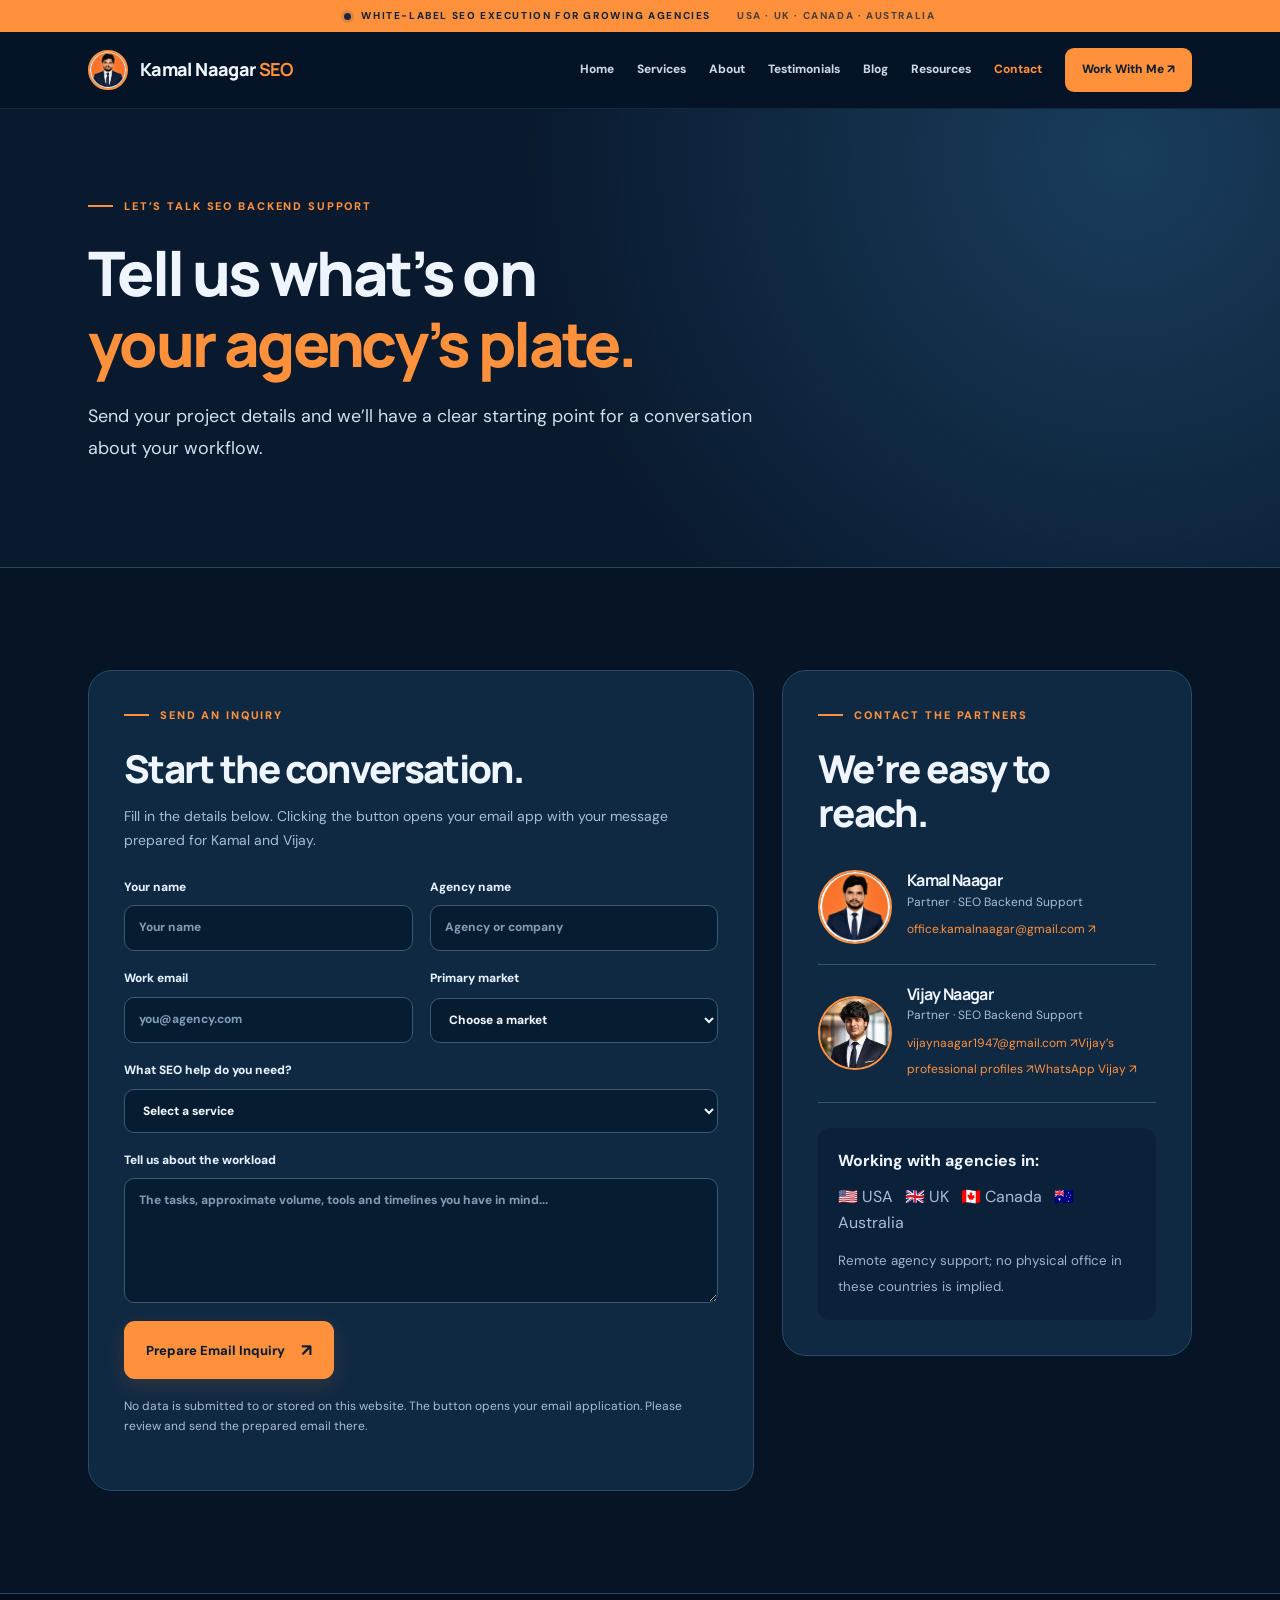
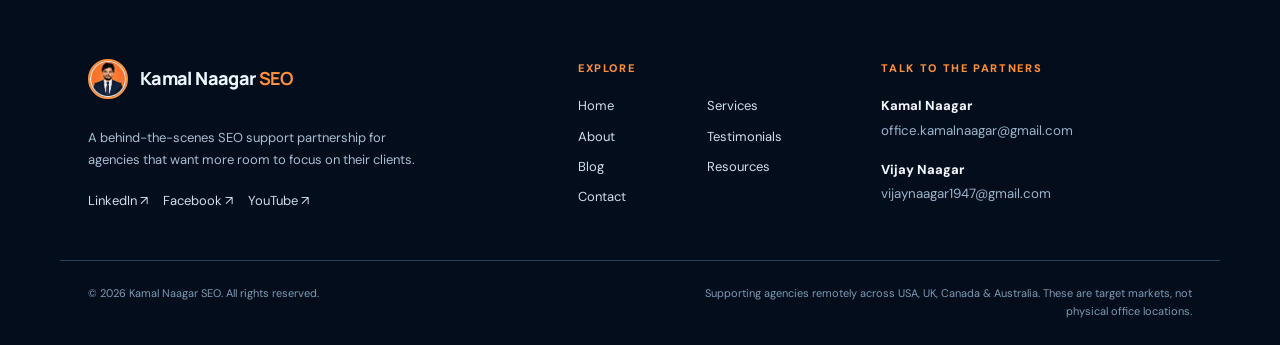
<file: contact.html>
<!DOCTYPE html>

<html lang="en"><head><meta charset="utf-8"/><meta content="width=device-width,initial-scale=1" name="viewport"/><meta content="#061426" name="theme-color"/><title>Contact Kamal Naagar SEO | Kamal Naagar SEO</title><meta content="Contact Kamal Naagar and Vijay Naagar to discuss white-label SEO support for your agency." name="description"/><link href="https://kamalnaagarseo.github.io/contact.html" rel="canonical"/><meta content="website" property="og:type"/><meta content="Contact Kamal Naagar SEO" property="og:title"/><meta content="Contact Kamal Naagar and Vijay Naagar to discuss white-label SEO support for your agency." property="og:description"/><meta content="https://kamalnaagarseo.github.io/kamal.jpg" property="og:image"/><link href="kamal.jpg" rel="icon" type="image/jpeg"/><style>
@import url('https://fonts.googleapis.com/css2?family=DM+Sans:wght@400;500;600;700;800&family=Manrope:wght@400;500;600;700;800&display=swap');
:root{--bg:#061426;--bg2:#091c32;--panel:#0f2742;--panel2:#112e4e;--ink:#eef5ff;--muted:#a9bdd2;--orange:#ff913d;--orange2:#ffb469;--line:#274360;--max:1160px}*{box-sizing:border-box}html{scroll-behavior:smooth}body{margin:0;min-width:320px;background:var(--bg);color:var(--ink);font-family:'DM Sans',Arial,sans-serif;font-size:16px;line-height:1.65;overflow-x:hidden}img{max-width:100%}button,input,textarea,select{font:inherit}button,a{-webkit-tap-highlight-color:transparent}a{color:inherit}a:focus-visible,button:focus-visible,input:focus-visible,textarea:focus-visible,select:focus-visible{outline:3px solid #ffbc7b;outline-offset:3px}h1,h2,h3{font-family:Manrope,Arial,sans-serif;letter-spacing:-.043em;line-height:1.15;margin:0}h1{font-size:clamp(2.75rem,5.5vw,5.2rem);font-weight:800}h2{font-size:clamp(2rem,3.8vw,3.55rem);font-weight:800}h2 em{font-style:normal;color:var(--orange)}h3{font-size:1.17rem}p{margin:0;color:var(--muted)}.wrap{max-width:var(--max);padding:0 28px;margin:0 auto}.topline{height:32px;display:flex;align-items:center;justify-content:center;gap:10px;background:var(--orange);color:#152339;font-size:10px;letter-spacing:.16em;font-weight:800}.pulse{height:7px;width:7px;border-radius:50%;background:#142940;box-shadow:0 0 0 3px #14294021}.topline-right{margin-left:16px;opacity:.75}.site-header{z-index:100;position:sticky;top:0;background:#061426f2;border-bottom:1px solid #253b5385;backdrop-filter:blur(18px)}.nav-row{height:76px;display:flex;align-items:center;justify-content:space-between;gap:20px}.logo{display:inline-flex;align-items:center;gap:12px;text-decoration:none;white-space:nowrap;font-family:Manrope,sans-serif;letter-spacing:-.035em;font-size:18px;font-weight:800}.logo img{width:40px;height:40px;border-radius:50%;border:2px solid var(--orange);object-fit:cover;background:#fff}.logo b{color:var(--orange)}.nav-links{display:flex;align-items:center;gap:23px}.nav-links a{text-decoration:none;font-size:12px;font-weight:800;color:#cad7e6;transition:color .2s}.nav-links a:hover,.nav-links a[aria-current="page"]{color:var(--orange)}.nav-links .nav-cta{color:#0e1e30;background:var(--orange);padding:12px 17px;border-radius:9px}.menu-toggle{display:none;flex-direction:column;align-items:center;justify-content:center;gap:5px;border:1px solid #46617c;border-radius:9px;background:#132b45;width:44px;height:44px}.menu-toggle span{display:block;width:19px;height:2px;background:#fff;border-radius:2px}.section{padding:102px 0}.section-alt{background:linear-gradient(130deg,#091b30,#0b2038)}.kicker{color:var(--orange);text-transform:uppercase;letter-spacing:.17em;font-size:11px;font-weight:800;display:flex;align-items:center;gap:11px;margin-bottom:23px}.kicker>span{height:2px;width:25px;flex:none;background:var(--orange)}.btn{display:inline-flex;align-items:center;justify-content:center;gap:16px;text-decoration:none;border-radius:11px;padding:15px 22px;font-weight:800;font-size:13px;transition:transform .2s,box-shadow .2s;white-space:nowrap}.btn:hover{transform:translateY(-3px)}.btn-primary{background:var(--orange);color:#071c32;box-shadow:0 7px 20px #ff913d22;border:none;cursor:pointer}.btn-outline{border:1px solid #476583;color:#f0f6ff;background:#ffffff05}.btn span{font-size:17px}.intro{font-size:clamp(1rem,1.4vw,1.2rem);line-height:1.75;color:#d1e0ef}.hero-home{position:relative;overflow:hidden;background:radial-gradient(circle at 85% 12%,#153c60 0,transparent 42%),linear-gradient(135deg,#061426 10%,#0a2038 90%)}.hero-home:before{content:"";position:absolute;inset:0;pointer-events:none;opacity:.19;background-image:linear-gradient(#31506a55 1px,transparent 1px),linear-gradient(90deg,#31506a55 1px,transparent 1px);background-size:46px 46px;mask-image:linear-gradient(90deg,transparent,#000)}.hero-layout{position:relative;display:grid;grid-template-columns:1fr 1fr;align-items:center;gap:58px;padding-top:90px;padding-bottom:67px}.hero-copy h1 span,.inner-hero h1 span{color:var(--orange)}.hero-copy .intro{margin-top:27px;max-width:500px}.support-text{max-width:460px;margin-top:14px;font-size:15px}.hero-actions{display:flex;flex-wrap:wrap;gap:11px;margin:30px 0 36px}.market-label{font-size:11px;letter-spacing:.12em;color:#839eb8;font-weight:800}.market-pills{display:flex;flex-wrap:wrap;gap:8px;margin-top:11px}.market-pills span{border:1px solid #375370;color:#d5e2ee;background:#0e2a43;font-weight:700;letter-spacing:0;font-size:12px;padding:5px 12px;border-radius:30px}.hero-art{position:relative;min-width:0;padding-bottom:40px}.art-frame{position:relative;overflow:hidden;border-radius:25px;border:1px solid #3d5c7c;box-shadow:0 32px 70px #0008;background:#18314c}.art-frame:after{content:"";position:absolute;inset:0;box-shadow:inset 0 0 0 1px #ffffff16;pointer-events:none}.art-frame>img{display:block;aspect-ratio:1.25;object-fit:cover;width:100%;height:auto;object-position:center}.art-label{position:absolute;bottom:16px;left:16px;right:16px;border:1px solid #55718e;background:#071a2fe8;color:#e5f1fa;backdrop-filter:blur(10px);padding:12px 14px;border-radius:10px;font-size:10px;font-weight:800;letter-spacing:.09em;display:flex;align-items:center;gap:10px}.eyedot{height:9px;width:9px;background:#ff963f;border-radius:100%}.hero-partners{display:flex;align-items:center;position:absolute;right:-13px;bottom:0;padding:12px 18px;border-radius:16px;border:1px solid #426282;background:#0d2a47;box-shadow:0 14px 30px #0006}.hero-partners img{width:41px;height:41px;border-radius:50%;border:2px solid var(--orange);object-fit:cover;margin-right:-10px;background:white}.hero-partners span{font-size:12px;margin-left:25px;color:#b9cadc;line-height:1.4}.hero-partners strong{color:white}.hero-bottom{position:relative;border-top:1px solid #31506c;display:flex;align-items:center;gap:20px;padding-top:22px;padding-bottom:22px;color:#96aec4;font-size:11px;letter-spacing:.06em;text-transform:uppercase;font-weight:800}.hero-line{height:1px;flex:1;background:#3e5a75}.section-heading{display:flex;align-items:end;justify-content:space-between;gap:38px;margin-bottom:38px}.section-heading>p{max-width:400px;font-size:15px}.service-grid{display:grid;grid-template-columns:repeat(3,minmax(0,1fr));gap:17px}.service-card{border:1px solid #2a4867;border-radius:17px;padding:25px 25px 30px;background:linear-gradient(155deg,#12304e,#0e2742);min-height:225px;transition:transform .25s,border-color .25s}.service-card:hover{transform:translateY(-5px);border-color:#ff913d85}.card-top{display:flex;justify-content:space-between;align-items:center;margin-bottom:24px}.service-num{font-size:11px;color:#7e9ebd;letter-spacing:.13em;font-weight:800}.service-icon{display:grid;place-items:center;width:42px;height:42px;border:1px solid #9d683f;background:#ff913d14;border-radius:12px;color:var(--orange);font-size:23px}.service-card h3{margin-bottom:11px}.service-card p{font-size:13px;line-height:1.75}.center-action{margin-top:30px}.editorial-grid{display:grid;grid-template-columns:.97fr 1.03fr;gap:65px;align-items:center}.editorial-image,.feature-image{position:relative;min-width:0;border:1px solid #335270;border-radius:23px;overflow:hidden;background:#12314f}.editorial-image img,.feature-image img{width:100%;display:block;aspect-ratio:1.15;object-fit:cover}.image-badge{position:absolute;left:18px;right:18px;bottom:18px;background:#091d32e8;border:1px solid #517392;border-radius:13px;padding:16px;display:flex;flex-direction:column;backdrop-filter:blur(12px)}.image-badge strong{color:#fff}.image-badge span{color:#becfe1;font-size:12px}.editorial-copy>p,.feature-text>p{margin:20px 0 26px}.timeline{display:grid;gap:13px;margin:28px 0 32px}.timeline>div{display:flex;gap:18px;padding-bottom:17px;border-bottom:1px solid #304d67}.timeline strong{color:var(--orange);font-size:18px}.timeline span{display:grid;gap:4px}.timeline b{color:#eff6ff}.timeline small{font-size:13px;color:var(--muted)}.testimonial-grid{display:grid;grid-template-columns:repeat(4,minmax(0,1fr));gap:16px}.testimonial-card{background:#112b47;border:1px solid #2a4867;border-radius:16px;overflow:hidden;text-decoration:none;transition:transform .2s}.testimonial-card:hover{transform:translateY(-4px)}.testimonial-visual{position:relative;aspect-ratio:16/11;background:radial-gradient(circle at 25% 10%,#274f73,#0a1e34);display:grid;place-items:center}.testimonial-visual img{position:absolute;width:100%;height:100%;object-fit:cover;opacity:.8}.play-icon{position:relative;z-index:2;background:#ff243a;color:#fff;border-radius:11px;padding:12px 18px;line-height:1;box-shadow:0 10px 25px #0008}.test-info{display:flex;flex-direction:column;padding:14px 15px;gap:5px}.test-info span:first-child{color:#f0f5fa;font-size:12px;font-weight:800}.test-info span:last-child{color:var(--orange);font-size:11px}.partner-callout{display:grid;grid-template-columns:auto 1fr auto;gap:35px;align-items:center}.partner-callout h2{font-size:clamp(1.9rem,3vw,2.9rem)}.partner-callout p{margin-top:14px;max-width:670px}.partner-stack{display:flex;align-items:center}.partner-stack img{width:100px;height:100px;object-fit:cover;border:5px solid #173650;border-radius:50%;background:white}.partner-stack img+img{margin-left:-35px}.cta-band{border:1px solid #6b594e;border-radius:25px;display:flex;justify-content:space-between;align-items:center;gap:30px;padding:45px 48px;background:radial-gradient(circle at 92% 10%,#2d4055,#122b45 55%)}.cta-band h2{font-size:clamp(1.8rem,3vw,2.8rem)}.cta-band p{margin-top:12px}.inner-hero{background:radial-gradient(circle at 88% 10%,#193d5c 0,transparent 50%),#091a2e;border-bottom:1px solid #294561;padding:92px 0}.inner-hero-grid{display:grid;grid-template-columns:1fr 1fr;gap:55px;align-items:center}.inner-hero h1{font-size:clamp(2.6rem,4.8vw,4.5rem)}.inner-hero .intro{max-width:700px;margin:22px 0 30px}.inner-hero-image{position:relative;border:1px solid #3a5a74;border-radius:22px;padding:9px;background:#132c47;overflow:hidden}.inner-hero-image img{display:block;aspect-ratio:1.4;object-fit:cover;width:100%;border-radius:15px}.image-note{position:absolute;bottom:14px;right:14px;color:#d6e4ef;font-size:10px;background:#061426c9;padding:5px 10px;border-radius:7px}.feature-row{display:grid;grid-template-columns:1fr 1fr;gap:55px;align-items:center}.feature-image img{aspect-ratio:1.25}.tick-list{padding:0;margin:20px 0 31px;list-style:none;display:grid;gap:11px}.tick-list li{padding-left:28px;position:relative;color:#d0deeb}.tick-list li:before{content:'✓';position:absolute;left:0;color:var(--orange);font-weight:900}.compact-hero{padding:88px 0 73px}.compact-hero h1{max-width:850px}.about-hero{text-align:left}.team-portraits{display:flex;align-items:center;gap:0;margin-top:27px}.team-portraits>img{height:78px;width:78px;object-fit:cover;border-radius:50%;border:4px solid var(--orange);background:#fff}.team-portraits>img+img{margin-left:-16px}.team-portraits>div{display:grid;margin-left:18px}.team-portraits strong{color:#fff}.team-portraits span{font-size:13px;color:var(--muted)}.team-grid{display:grid;grid-template-columns:1fr 1fr;gap:23px}.team-card{background:#102a46;border:1px solid #2e4e6c;border-radius:23px;overflow:hidden;display:grid;grid-template-columns:44% 56%;min-height:385px}.team-photo{background:#132942;min-width:0}.team-photo img{width:100%;height:100%;min-height:385px;object-fit:cover;object-position:center}.team-body{padding:34px 25px;display:flex;flex-direction:column;align-items:start;justify-content:center;gap:10px;min-width:0}.role-label{font-size:10px;color:var(--orange);font-weight:800;letter-spacing:.13em}.team-body h3{font-size:1.8rem;margin-bottom:5px}.team-body p{font-size:13px;margin-bottom:13px}.team-body a{font-size:12px;overflow-wrap:anywhere;color:#ffc08b;text-decoration:none}.contact-grid{display:grid;grid-template-columns:1.3fr .8fr;gap:28px;align-items:start}.contact-panel,.contact-side{border-radius:24px;background:#102943;border:1px solid #2b4a67;padding:35px}.contact-panel h2,.contact-side h2{font-size:clamp(1.8rem,3vw,2.6rem);margin-bottom:14px}.contact-panel>p{margin-bottom:26px;font-size:14px}.contact-form{display:grid;gap:18px}.form-row{display:grid;grid-template-columns:1fr 1fr;gap:17px}.contact-form label{display:grid;gap:8px;color:#e5f2ff;font-size:12px;font-weight:800}.contact-form input,.contact-form select,.contact-form textarea{width:100%;border-radius:10px;border:1px solid #3a5975;background:#061c31;color:#eff6ff;padding:12px 14px;outline:none;min-width:0}.contact-form textarea{resize:vertical}.contact-form input::placeholder,.contact-form textarea::placeholder{color:#7f9bb5}.contact-form .btn{justify-self:start}.form-disclosure{font-size:12px}.form-error{font-size:13px;color:#ffcbac}.contact-person{border-bottom:1px solid #34536e;display:flex;gap:15px;padding:20px 0;align-items:center}.contact-person img{width:68px;height:68px;object-fit:cover;border:2px solid var(--orange);background:#fff;border-radius:14px}.contact-person h3{font-size:16px}.contact-person p{font-size:12px;margin:3px 0}.contact-person a{font-size:12px;color:var(--orange);overflow-wrap:anywhere;text-decoration:none}.contact-note{margin-top:25px;border-radius:12px;background:#0b213a;padding:20px}.contact-note p{margin:10px 0}.contact-note small{color:#9eb5cd}.embed-grid{display:grid;grid-template-columns:1fr 1fr;gap:25px}.embed-card{border:1px solid #2f4d6a;border-radius:18px;overflow:hidden;background:#112a46}.embed-card iframe{display:block;width:100%;aspect-ratio:16/9;border:0}.embed-meta{padding:18px 20px;display:flex;align-items:center;justify-content:space-between;gap:15px}.embed-meta h3{font-size:15px}.embed-meta a{color:var(--orange);text-decoration:none;font-size:12px;white-space:nowrap}.resource-grid{display:grid;grid-template-columns:1fr 1fr;gap:25px}.resource-card{background:#102a46;border:1px solid #34536e;border-radius:20px;overflow:hidden;text-decoration:none;padding:26px}.resource-art{background:linear-gradient(100deg,#183e62,#09223b);height:140px;margin:-26px -26px 24px;display:grid;place-items:center}.resource-art span{font-size:66px;color:var(--orange)}.resource-card h2{font-size:25px;margin:11px 0}.resource-card p{margin-bottom:15px}.resource-card strong{color:var(--orange);font-size:13px}.article-body{max-width:850px}.article-body .backlink{color:var(--orange);text-decoration:none}.article-body section{padding:28px 0;border-bottom:1px solid #2d4a64}.article-body h2{font-size:26px;margin-bottom:15px}.article-body p{font-size:16px}.article-end{margin-top:35px;background:#14304c;padding:22px;border-radius:12px}.article-end a{color:var(--orange)}.site-footer{background:#030d1b;border-top:1px solid #294762;padding:65px 0 25px}.footer-main{display:grid;grid-template-columns:1.4fr .8fr 1fr;gap:55px}.foot-about>p{margin:20px 0;max-width:340px;font-size:13px}.foot-label{font-size:11px;font-weight:800;color:var(--orange);letter-spacing:.15em;text-transform:uppercase;display:block;margin-bottom:18px}.footer-nav{display:grid;grid-template-columns:1fr 1fr;gap:9px}.footer-nav a,.social-links a{font-size:13px;text-decoration:none;color:#d0deeb}.social-links{display:flex;gap:15px;flex-wrap:wrap}.foot-email{font-size:13px;display:block;color:#f2f7ff;text-decoration:none;font-weight:800;margin-top:16px}.foot-email:first-of-type{margin-top:0}.footer-main small{color:#9bb4cb;overflow-wrap:anywhere}.bottomline{display:flex;justify-content:space-between;gap:25px;margin-top:48px;padding-top:23px;border-top:1px solid #29425d;color:#7e9bb5;font-size:11px}.bottomline span:last-child{text-align:right;max-width:510px}
@media(max-width:1050px){.nav-links{gap:13px}.hero-layout{gap:30px}.team-card{grid-template-columns:1fr}.team-photo img{max-height:270px;min-height:250px}.team-body{padding:30px}}@media(max-width:850px){.menu-toggle{display:flex;cursor:pointer}.nav-links{display:none;position:absolute;top:76px;left:0;right:0;padding:22px 28px 30px;background:#071a2d;box-shadow:0 20px 30px #0008;border-bottom:1px solid #345773;flex-direction:column;align-items:stretch;gap:0}.nav-links.open{display:flex}.nav-links a{font-size:15px;padding:12px 0}.nav-links .nav-cta{text-align:center;margin-top:15px;padding:12px}.hero-layout,.editorial-grid,.feature-row,.inner-hero-grid,.contact-grid{grid-template-columns:1fr}.hero-copy{max-width:720px}.hero-art{max-width:650px}.hero-home .hero-layout{padding-top:65px}.section-heading{display:block}.section-heading>p{margin-top:20px;max-width:700px}.service-grid{grid-template-columns:repeat(2,minmax(0,1fr))}.testimonial-grid{grid-template-columns:repeat(2,minmax(0,1fr))}.partner-callout{grid-template-columns:auto 1fr}.partner-callout>.btn{grid-column:2;justify-self:start}.footer-main{gap:30px}.inner-hero-grid{gap:35px}.inner-hero-image{max-width:700px}.topline-right{display:none}}@media(max-width:620px){.wrap{padding:0 20px}.topline{font-size:8px;letter-spacing:.09em}.nav-row{height:68px}.nav-links{top:68px}.logo{font-size:16px}.logo img{width:36px;height:36px}.section{padding:68px 0}.hero-layout{padding-top:50px;padding-bottom:48px}.hero-copy h1{font-size:clamp(2.6rem,10vw,3.8rem)}.hero-art{padding-right:8px;padding-bottom:30px}.hero-partners{right:0}.hero-bottom{align-items:flex-start;flex-direction:column;gap:5px;font-size:10px}.hero-line{display:none}.art-label{font-size:8px;bottom:12px;left:10px;right:10px}.service-grid,.testimonial-grid,.team-grid,.embed-grid,.resource-grid,.form-row{grid-template-columns:1fr}.service-card{min-height:auto}.partner-callout{grid-template-columns:1fr}.partner-callout>.btn{grid-column:auto}.cta-band{padding:30px 23px;flex-direction:column;align-items:stretch}.cta-band .btn{align-self:start}.inner-hero{padding:62px 0}.contact-panel,.contact-side{padding:23px}.footer-main{grid-template-columns:1fr}.bottomline{flex-direction:column}.bottomline span:last-child{text-align:left}.team-card{grid-template-columns:1fr}.team-photo img{max-height:340px}.embed-meta{align-items:flex-start;flex-direction:column}.partner-stack img{width:84px;height:84px}.hero-actions>.btn{font-size:12px;padding:13px 17px}.section-heading h2{font-size:clamp(2rem,9vw,3rem)}}@media(prefers-reduced-motion:reduce){*,*:before,*:after{scroll-behavior:auto!important;transition:none!important}}


/* Guaranteed resilient responsive layout */
html,body{width:100%;max-width:100%;overflow-x:clip}
.wrap{width:min(100% - 40px,1160px);margin-inline:auto}
img,video,iframe{max-width:100%}
.hero-art,.hero-copy,.feature-image,.feature-text,.inner-hero-image,.team-card,.contact-panel,.contact-side{min-width:0}
.team-portraits img{width:86px;height:86px;object-fit:cover;border-radius:50%;border:3px solid #ff913d}
.team-photo img{object-fit:cover;object-position:center 25%}
.contact-person{min-width:0}
.contact-person img{width:74px;height:74px;object-fit:cover;border-radius:50%;flex:none}
.contact-person a,.foot-email{overflow-wrap:anywhere}
.testimonial-visual img{width:100%;height:100%;object-fit:cover}
@media(max-width:980px){.wrap{width:min(100% - 32px,1160px)}.hero-layout,.inner-hero-grid,.feature-row,.contact-grid{grid-template-columns:1fr}.hero-art{max-width:660px}.service-grid{grid-template-columns:repeat(2,minmax(0,1fr))}.team-grid{grid-template-columns:1fr}.testimonial-grid{grid-template-columns:repeat(2,minmax(0,1fr))}}
@media(max-width:640px){.wrap{width:min(100% - 28px,1160px)}.service-grid,.testimonial-grid,.form-row{grid-template-columns:1fr}.team-card{display:block}.team-photo{height:330px}.team-photo img{min-height:0;height:100%;width:100%}.hero-layout{padding-top:54px}.inner-hero{padding-top:64px}.contact-panel,.contact-side{padding:22px}.hero-art{width:100%}.hero-actions .btn{width:100%}.site-header .logo span{font-size:14px}}

</style><link href="styles.css" rel="stylesheet"/><script defer="" src="site.js"></script><style>
/* FINAL IMAGE LAYOUT: keep entire original illustrations visible */
.hero-layout{grid-template-columns:minmax(0,.95fr) minmax(0,1.05fr);gap:54px}
.hero-art{width:100%;min-width:0;padding-bottom:28px}
.art-frame{width:100%;overflow:hidden;border-radius:22px}
.art-frame>img{width:100%;height:auto;aspect-ratio:16/9;object-fit:contain;object-position:center;display:block}
.editorial-image img,.feature-image img{width:100%;height:auto;aspect-ratio:16/9;object-fit:contain;object-position:center;display:block}
.inner-hero-image img{width:100%;height:auto;aspect-ratio:16/9;object-fit:contain;object-position:center;display:block;border-radius:13px}
.hero-partners{right:10px;bottom:0}
.editorial-image,.feature-image{overflow:hidden}
.editorial-grid,.feature-row{grid-template-columns:minmax(0,1fr) minmax(0,1fr);gap:52px}
.image-badge{bottom:12px;left:12px;right:12px}
.team-photo img{object-position:center 18%}
.testimonial-visual img{object-fit:cover;object-position:center}
@media(max-width:980px){.hero-layout,.editorial-grid,.feature-row,.inner-hero-grid{grid-template-columns:minmax(0,1fr)}.hero-art{max-width:720px}.hero-partners{right:5px}.inner-hero-image,.feature-image{max-width:100%;margin:0}}
@media(max-width:620px){.hero-art{padding-bottom:34px}.art-frame>img,.editorial-image img,.feature-image img,.inner-hero-image img{aspect-ratio:16/9;object-fit:contain}.hero-partners{right:0;bottom:0}.image-badge{padding:10px 12px}.inner-hero-image{padding:7px}}
</style><script type="application/ld+json">{
  "@context": "https://schema.org",
  "@graph": [
    {
      "@type": "Person",
      "@id": "https://kamalnaagarseo.github.io/#vijay",
      "name": "Vijay Naagar",
      "url": "https://kamalnaagarseo.github.io/about.html",
      "image": "https://kamalnaagarseo.github.io/vijay.jpg",
      "email": "vijaynaagar1947@gmail.com",
      "jobTitle": "SEO Backend Support Partner",
      "worksFor": {
        "@id": "https://kamalnaagarseo.github.io/#organization"
      },
      "sameAs": [
        "https://linktr.ee/vijaynaagarseo",
        "https://www.instagram.com/who_francis",
        "https://www.facebook.com/vijay.naagar.7",
        "https://www.linkedin.com/in/vijay-naagar-seo",
        "https://www.upwork.com/freelancers/~017038b271f5c2be24",
        "https://x.com/vijay_naagar_seo",
        "https://www.snapchat.com/@who_francis",
        "https://in.pinterest.com/vijaynaagarseo"
      ],
      "contactPoint": {
        "@type": "ContactPoint",
        "contactType": "WhatsApp",
        "url": "https://wa.me/7404448144"
      }
    },
    {
      "@type": "ContactPage",
      "@id": "https://kamalnaagarseo.github.io/contact.html#webpage",
      "url": "https://kamalnaagarseo.github.io/contact.html",
      "isPartOf": {
        "@id": "https://kamalnaagarseo.github.io/#website"
      },
      "inLanguage": "en",
      "publisher": {
        "@id": "https://kamalnaagarseo.github.io/#organization"
      },
      "description": "Contact Kamal Naagar and Vijay Naagar to discuss white-label SEO support for your agency.",
      "about": {
        "@id": "https://kamalnaagarseo.github.io/#organization"
      }
    },
    {
      "@type": "BreadcrumbList",
      "@id": "https://kamalnaagarseo.github.io/contact.html#breadcrumb",
      "itemListElement": [
        {
          "@type": "ListItem",
          "position": 1,
          "name": "Home",
          "item": "https://kamalnaagarseo.github.io/"
        },
        {
          "@type": "ListItem",
          "position": 2,
          "name": "Contact",
          "item": "https://kamalnaagarseo.github.io/contact.html"
        }
      ]
    }
  ]
}</script></head><body><div class="topline"><span class="pulse"></span> WHITE-LABEL SEO EXECUTION FOR GROWING AGENCIES <span class="topline-right">USA · UK · CANADA · AUSTRALIA</span></div><header class="site-header"><div class="wrap nav-row"><a class="logo" href="index.html"><img alt="Kamal Naagar portrait mark" height="38" src="kamal.jpg" width="38"/><span>Kamal Naagar <b>SEO</b></span></a><button aria-controls="nav-links" aria-expanded="false" aria-label="Open navigation" class="menu-toggle" type="button"><span></span><span></span><span></span></button><nav aria-label="Main navigation" class="nav-links" id="nav-links"><a href="index.html">Home</a><a href="services.html">Services</a><a href="about.html">About</a><a href="testimonials.html">Testimonials</a><a href="blog.html">Blog</a><a href="resources.html">Resources</a><a aria-current="page" href="contact.html">Contact</a><a class="nav-cta" href="mailto:office.kamalnaagar@gmail.com?subject=White-Label%20SEO%20Backend%20Support%20Inquiry">Work With Me ↗</a></nav></div></header><main><section class="inner-hero compact-hero"><div class="wrap"><div class="kicker"><span></span>LET’S TALK SEO BACKEND SUPPORT</div><h1>Tell us what’s on<br/><span>your agency’s plate.</span></h1><p class="intro">Send your project details and we’ll have a clear starting point for a conversation about your workflow.</p></div></section><section class="section"><div class="wrap contact-grid"><div class="contact-panel"><div class="kicker"><span></span>SEND AN INQUIRY</div><h2>Start the conversation.</h2><p>Fill in the details below. Clicking the button opens your email app with your message prepared for Kamal and Vijay.</p><form class="contact-form" id="inquiry-form"><div class="form-row"><label>Your name<input maxlength="100" name="name" placeholder="Your name" required="" type="text"/></label><label>Agency name<input maxlength="120" name="agency" placeholder="Agency or company" required="" type="text"/></label></div><div class="form-row"><label>Work email<input maxlength="200" name="email" placeholder="you@agency.com" required="" type="email"/></label><label>Primary market<select name="market" required=""><option value="">Choose a market</option><option>USA</option><option>UK</option><option>Canada</option><option>Australia</option><option>Other / Multiple markets</option></select></label></div><label>What SEO help do you need?<select name="service" required=""><option value="">Select a service</option><option>Local SEO &amp; GBP</option><option>On-Page SEO</option><option>Technical SEO</option><option>Citations &amp; Off-Page</option><option>Reporting &amp; SEO Operations</option><option>Several areas / Not sure yet</option></select></label><label>Tell us about the workload<textarea maxlength="3000" minlength="10" name="message" placeholder="The tasks, approximate volume, tools and timelines you have in mind..." required="" rows="5"></textarea></label><button class="btn btn-primary" type="submit">Prepare Email Inquiry <span aria-hidden="true">↗</span></button><p class="form-disclosure">No data is submitted to or stored on this website. The button opens your email application. Please review and send the prepared email there.</p><p aria-live="polite" class="form-error" id="form-error" role="status"></p></form></div><aside class="contact-side"><div class="kicker"><span></span>CONTACT THE PARTNERS</div><h2>We’re easy to reach.</h2><div class="contact-person"><img alt="Kamal Naagar" src="kamal.jpg"/><div><h3>Kamal Naagar</h3><p>Partner · SEO Backend Support</p><a href="mailto:office.kamalnaagar@gmail.com">office.kamalnaagar@gmail.com ↗</a></div></div><div class="contact-person"><img alt="Vijay Naagar" src="vijay.jpg"/><div><h3>Vijay Naagar</h3><p>Partner · SEO Backend Support</p><a href="mailto:vijaynaagar1947@gmail.com">vijaynaagar1947@gmail.com ↗</a><a href="https://linktr.ee/vijaynaagarseo" rel="noopener noreferrer" target="_blank">Vijay’s professional profiles ↗</a><a href="https://wa.me/7404448144" rel="noopener noreferrer" target="_blank">WhatsApp Vijay ↗</a></div></div><div class="contact-note"><strong>Working with agencies in:</strong><p>🇺🇸 USA   🇬🇧 UK   🇨🇦 Canada   🇦🇺 Australia</p><small>Remote agency support; no physical office in these countries is implied.</small></div></aside></div></section></main><footer class="site-footer"><div class="wrap footer-main"><div class="foot-about"><a class="logo" href="index.html"><img alt="Kamal Naagar portrait mark" height="38" src="kamal.jpg" width="38"/><span>Kamal Naagar <b>SEO</b></span></a><p>A behind-the-scenes SEO support partnership for agencies that want more room to focus on their clients.</p><div class="social-links"><a href="https://in.linkedin.com/in/kamal-naagar-seo" rel="noopener noreferrer" target="_blank">LinkedIn ↗</a><a href="https://www.facebook.com/kamal.naagar.5" rel="noopener noreferrer" target="_blank">Facebook ↗</a><a href="https://www.youtube.com/@kamalnaagarseo" rel="noopener noreferrer" target="_blank">YouTube ↗</a></div></div><div><span class="foot-label">Explore</span><div class="footer-nav"><a href="index.html">Home</a><a href="services.html">Services</a><a href="about.html">About</a><a href="testimonials.html">Testimonials</a><a href="blog.html">Blog</a><a href="resources.html">Resources</a><a href="contact.html">Contact</a></div></div><div><span class="foot-label">Talk to the partners</span><a class="foot-email" href="mailto:office.kamalnaagar@gmail.com">Kamal Naagar</a><small>office.kamalnaagar@gmail.com</small><a class="foot-email" href="mailto:vijaynaagar1947@gmail.com">Vijay Naagar</a><small>vijaynaagar1947@gmail.com</small></div></div><div class="wrap bottomline"><span>© 2026 Kamal Naagar SEO. All rights reserved.</span><span>Supporting agencies remotely across USA, UK, Canada &amp; Australia. These are target markets, not physical office locations.</span></div></footer></body></html>
</file>
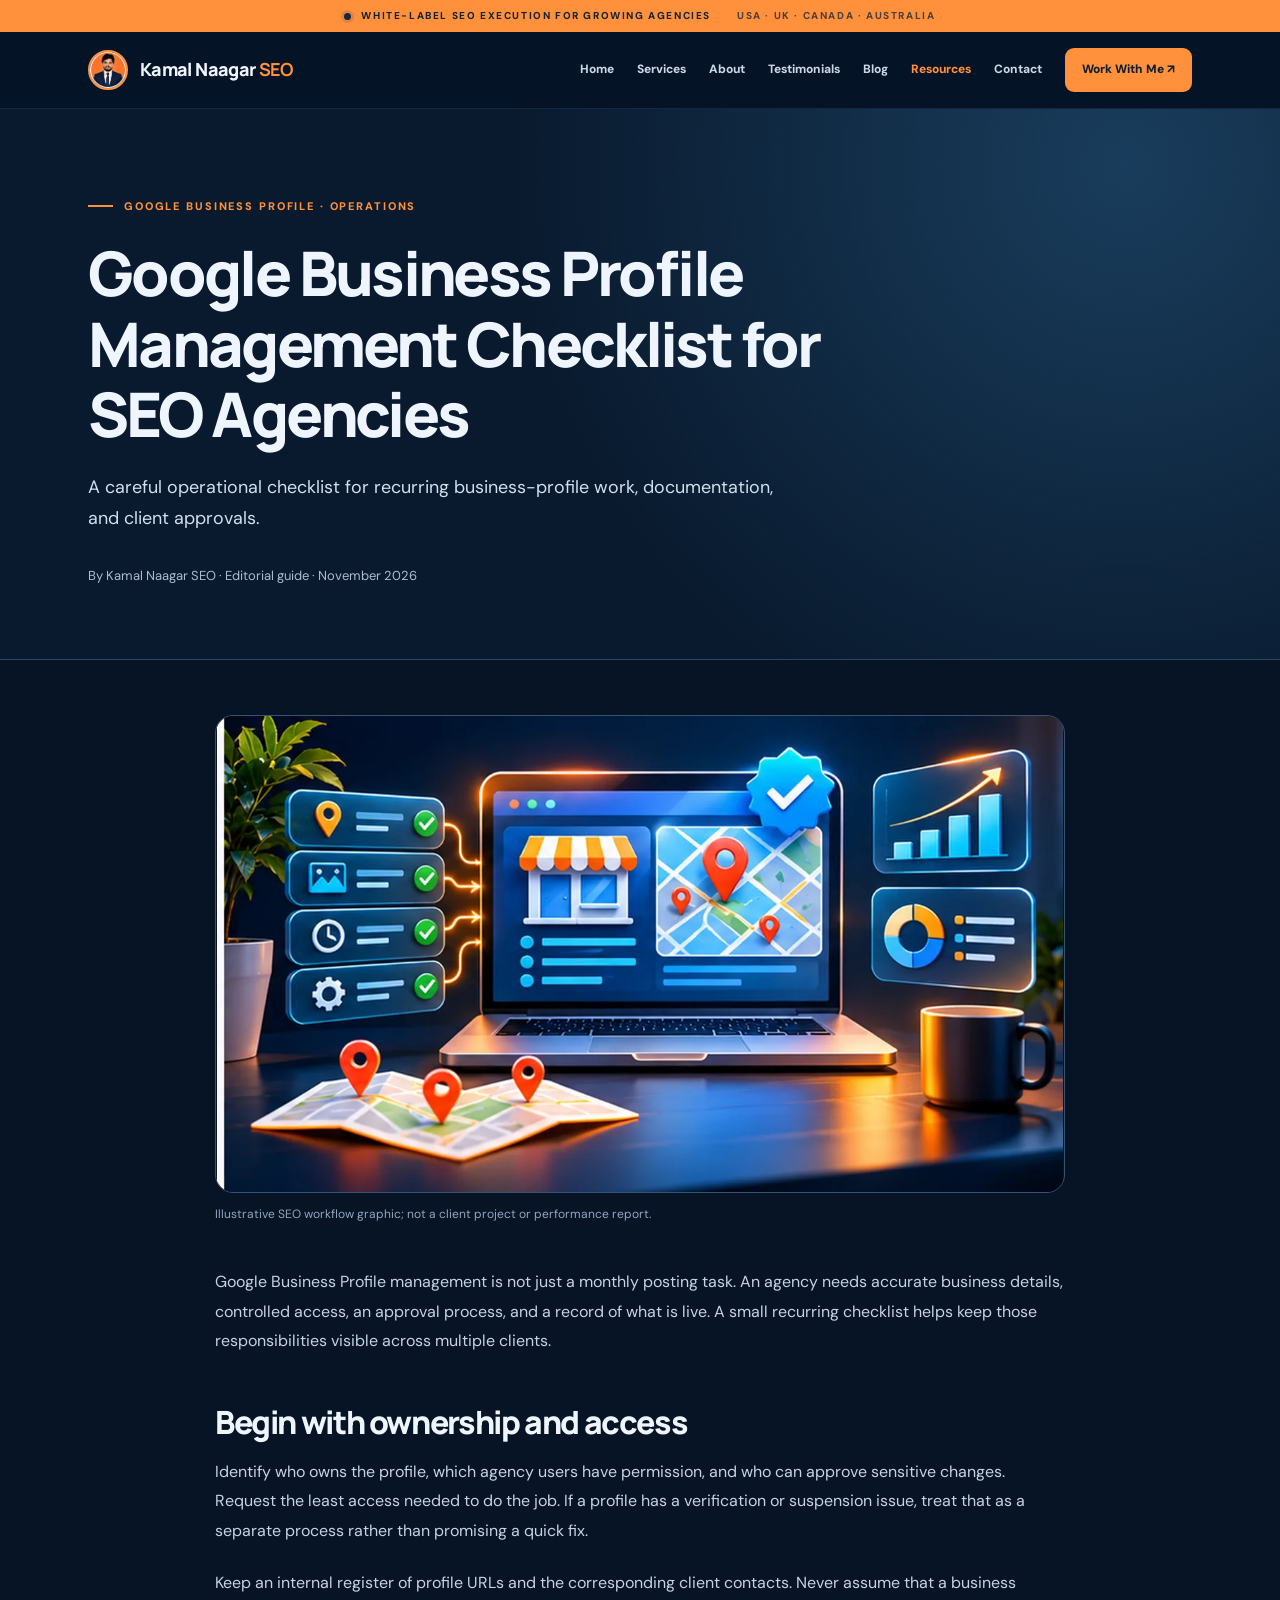
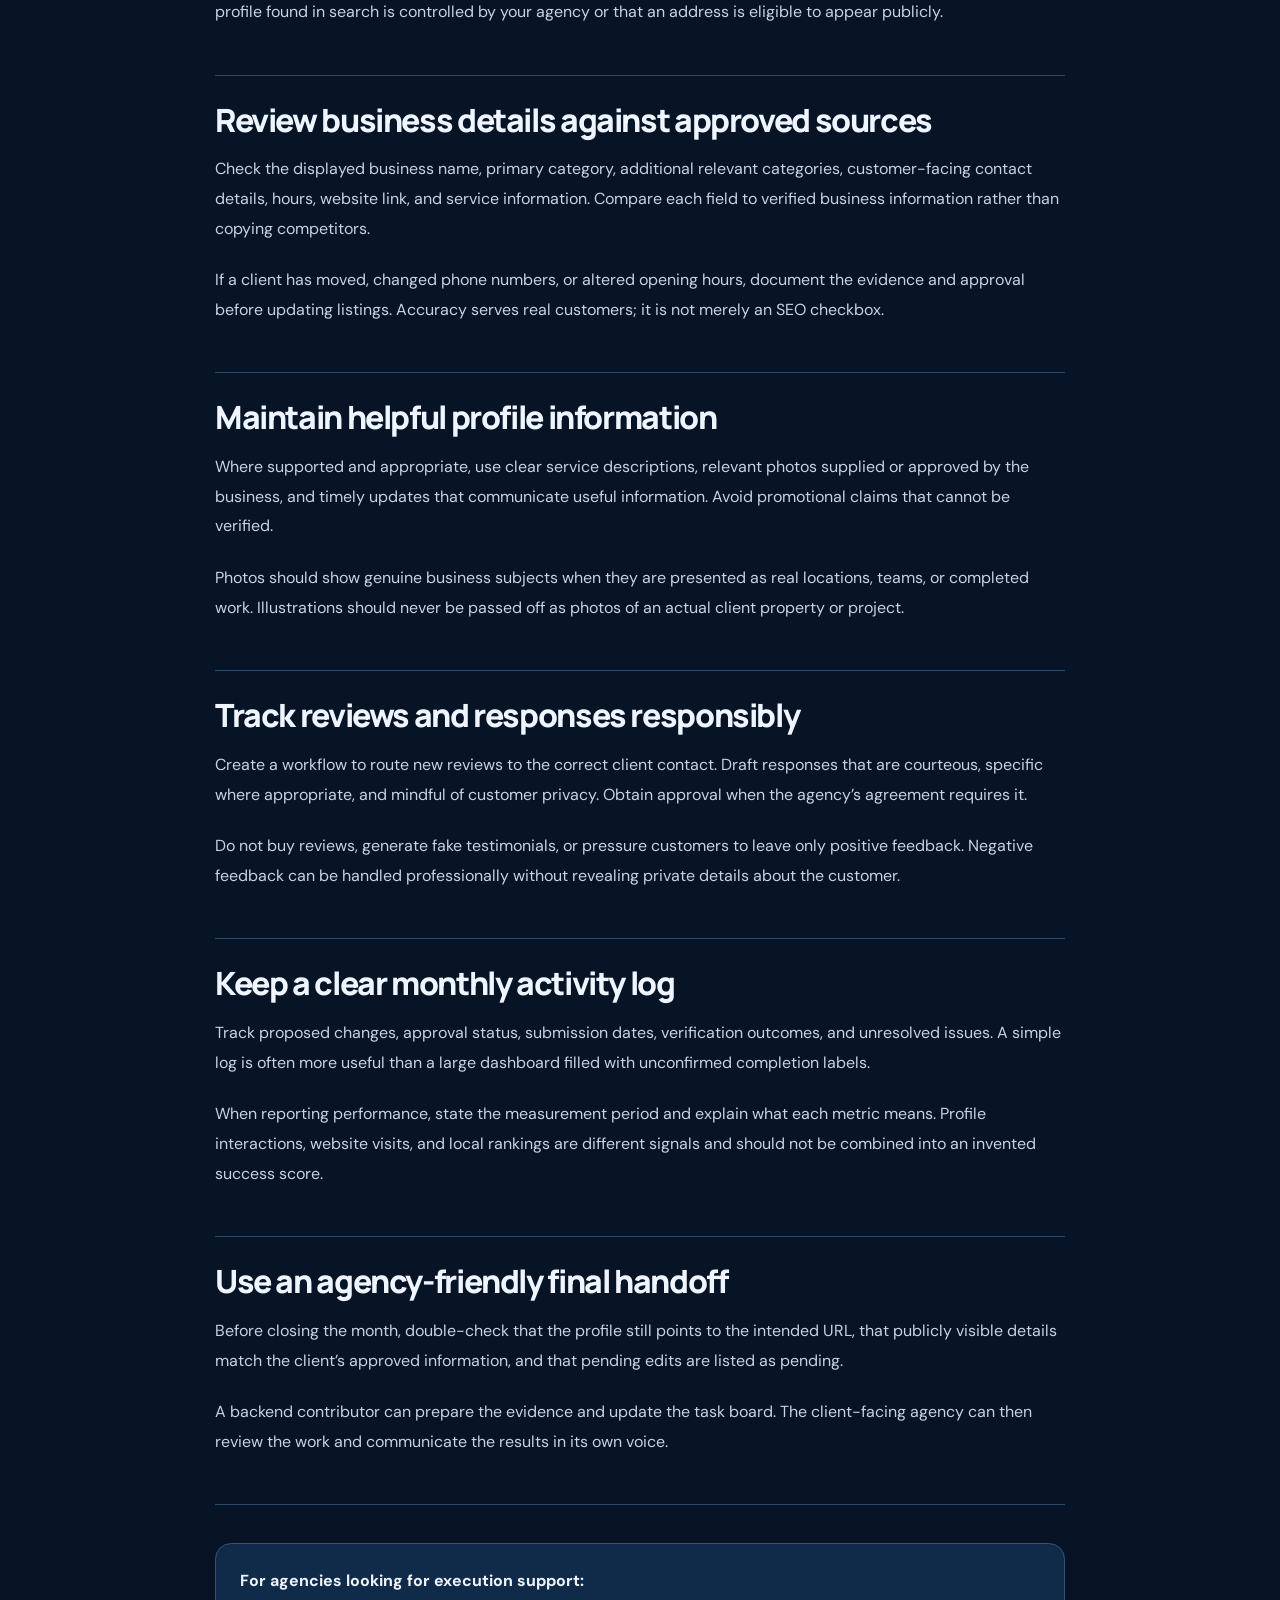
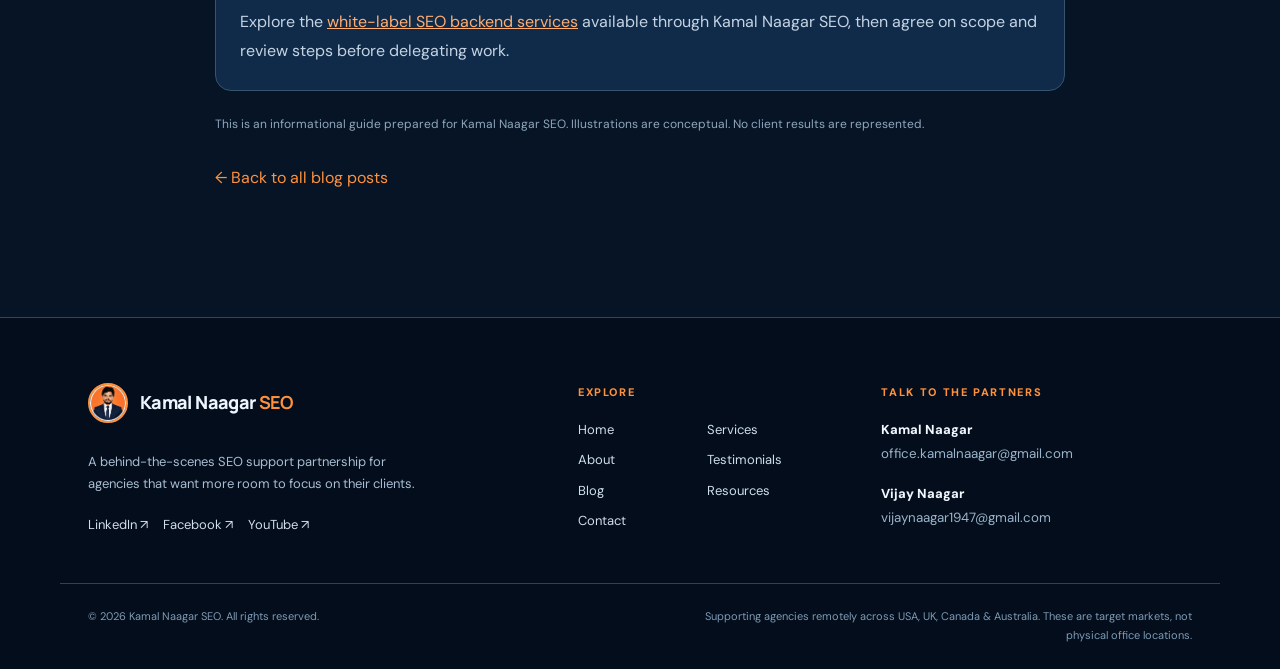
<file: google-business-profile-agency-checklist.html>
<!DOCTYPE html>

<html lang="en"><head><meta charset="utf-8"/><meta content="width=device-width,initial-scale=1" name="viewport"/><meta content="#061426" name="theme-color"/><title>Google Business Profile Management Checklist for SEO Agencies | Kamal Naagar SEO</title><meta content="A careful operational checklist for recurring business-profile work, documentation, and client approvals." name="description"/><link href="https://kamalnaagarseo.github.io/google-business-profile-agency-checklist.html" rel="canonical"/><meta content="website" property="og:type"/><meta content="Google Business Profile Management Checklist for SEO Agencies" property="og:title"/><meta content="A careful operational checklist for recurring business-profile work, documentation, and client approvals." property="og:description"/><meta content="https://kamalnaagarseo.github.io/google-business-profile-agency-checklist.webp" property="og:image"/><link href="kamal.jpg" rel="icon" type="image/jpeg"/><style>
@import url('https://fonts.googleapis.com/css2?family=DM+Sans:wght@400;500;600;700;800&family=Manrope:wght@400;500;600;700;800&display=swap');
:root{--bg:#061426;--bg2:#091c32;--panel:#0f2742;--panel2:#112e4e;--ink:#eef5ff;--muted:#a9bdd2;--orange:#ff913d;--orange2:#ffb469;--line:#274360;--max:1160px}*{box-sizing:border-box}html{scroll-behavior:smooth}body{margin:0;min-width:320px;background:var(--bg);color:var(--ink);font-family:'DM Sans',Arial,sans-serif;font-size:16px;line-height:1.65;overflow-x:hidden}img{max-width:100%}button,input,textarea,select{font:inherit}button,a{-webkit-tap-highlight-color:transparent}a{color:inherit}a:focus-visible,button:focus-visible,input:focus-visible,textarea:focus-visible,select:focus-visible{outline:3px solid #ffbc7b;outline-offset:3px}h1,h2,h3{font-family:Manrope,Arial,sans-serif;letter-spacing:-.043em;line-height:1.15;margin:0}h1{font-size:clamp(2.75rem,5.5vw,5.2rem);font-weight:800}h2{font-size:clamp(2rem,3.8vw,3.55rem);font-weight:800}h2 em{font-style:normal;color:var(--orange)}h3{font-size:1.17rem}p{margin:0;color:var(--muted)}.wrap{max-width:var(--max);padding:0 28px;margin:0 auto}.topline{height:32px;display:flex;align-items:center;justify-content:center;gap:10px;background:var(--orange);color:#152339;font-size:10px;letter-spacing:.16em;font-weight:800}.pulse{height:7px;width:7px;border-radius:50%;background:#142940;box-shadow:0 0 0 3px #14294021}.topline-right{margin-left:16px;opacity:.75}.site-header{z-index:100;position:sticky;top:0;background:#061426f2;border-bottom:1px solid #253b5385;backdrop-filter:blur(18px)}.nav-row{height:76px;display:flex;align-items:center;justify-content:space-between;gap:20px}.logo{display:inline-flex;align-items:center;gap:12px;text-decoration:none;white-space:nowrap;font-family:Manrope,sans-serif;letter-spacing:-.035em;font-size:18px;font-weight:800}.logo img{width:40px;height:40px;border-radius:50%;border:2px solid var(--orange);object-fit:cover;background:#fff}.logo b{color:var(--orange)}.nav-links{display:flex;align-items:center;gap:23px}.nav-links a{text-decoration:none;font-size:12px;font-weight:800;color:#cad7e6;transition:color .2s}.nav-links a:hover,.nav-links a[aria-current="page"]{color:var(--orange)}.nav-links .nav-cta{color:#0e1e30;background:var(--orange);padding:12px 17px;border-radius:9px}.menu-toggle{display:none;flex-direction:column;align-items:center;justify-content:center;gap:5px;border:1px solid #46617c;border-radius:9px;background:#132b45;width:44px;height:44px}.menu-toggle span{display:block;width:19px;height:2px;background:#fff;border-radius:2px}.section{padding:102px 0}.section-alt{background:linear-gradient(130deg,#091b30,#0b2038)}.kicker{color:var(--orange);text-transform:uppercase;letter-spacing:.17em;font-size:11px;font-weight:800;display:flex;align-items:center;gap:11px;margin-bottom:23px}.kicker>span{height:2px;width:25px;flex:none;background:var(--orange)}.btn{display:inline-flex;align-items:center;justify-content:center;gap:16px;text-decoration:none;border-radius:11px;padding:15px 22px;font-weight:800;font-size:13px;transition:transform .2s,box-shadow .2s;white-space:nowrap}.btn:hover{transform:translateY(-3px)}.btn-primary{background:var(--orange);color:#071c32;box-shadow:0 7px 20px #ff913d22;border:none;cursor:pointer}.btn-outline{border:1px solid #476583;color:#f0f6ff;background:#ffffff05}.btn span{font-size:17px}.intro{font-size:clamp(1rem,1.4vw,1.2rem);line-height:1.75;color:#d1e0ef}.hero-home{position:relative;overflow:hidden;background:radial-gradient(circle at 85% 12%,#153c60 0,transparent 42%),linear-gradient(135deg,#061426 10%,#0a2038 90%)}.hero-home:before{content:"";position:absolute;inset:0;pointer-events:none;opacity:.19;background-image:linear-gradient(#31506a55 1px,transparent 1px),linear-gradient(90deg,#31506a55 1px,transparent 1px);background-size:46px 46px;mask-image:linear-gradient(90deg,transparent,#000)}.hero-layout{position:relative;display:grid;grid-template-columns:1fr 1fr;align-items:center;gap:58px;padding-top:90px;padding-bottom:67px}.hero-copy h1 span,.inner-hero h1 span{color:var(--orange)}.hero-copy .intro{margin-top:27px;max-width:500px}.support-text{max-width:460px;margin-top:14px;font-size:15px}.hero-actions{display:flex;flex-wrap:wrap;gap:11px;margin:30px 0 36px}.market-label{font-size:11px;letter-spacing:.12em;color:#839eb8;font-weight:800}.market-pills{display:flex;flex-wrap:wrap;gap:8px;margin-top:11px}.market-pills span{border:1px solid #375370;color:#d5e2ee;background:#0e2a43;font-weight:700;letter-spacing:0;font-size:12px;padding:5px 12px;border-radius:30px}.hero-art{position:relative;min-width:0;padding-bottom:40px}.art-frame{position:relative;overflow:hidden;border-radius:25px;border:1px solid #3d5c7c;box-shadow:0 32px 70px #0008;background:#18314c}.art-frame:after{content:"";position:absolute;inset:0;box-shadow:inset 0 0 0 1px #ffffff16;pointer-events:none}.art-frame>img{display:block;aspect-ratio:1.25;object-fit:cover;width:100%;height:auto;object-position:center}.art-label{position:absolute;bottom:16px;left:16px;right:16px;border:1px solid #55718e;background:#071a2fe8;color:#e5f1fa;backdrop-filter:blur(10px);padding:12px 14px;border-radius:10px;font-size:10px;font-weight:800;letter-spacing:.09em;display:flex;align-items:center;gap:10px}.eyedot{height:9px;width:9px;background:#ff963f;border-radius:100%}.hero-partners{display:flex;align-items:center;position:absolute;right:-13px;bottom:0;padding:12px 18px;border-radius:16px;border:1px solid #426282;background:#0d2a47;box-shadow:0 14px 30px #0006}.hero-partners img{width:41px;height:41px;border-radius:50%;border:2px solid var(--orange);object-fit:cover;margin-right:-10px;background:white}.hero-partners span{font-size:12px;margin-left:25px;color:#b9cadc;line-height:1.4}.hero-partners strong{color:white}.hero-bottom{position:relative;border-top:1px solid #31506c;display:flex;align-items:center;gap:20px;padding-top:22px;padding-bottom:22px;color:#96aec4;font-size:11px;letter-spacing:.06em;text-transform:uppercase;font-weight:800}.hero-line{height:1px;flex:1;background:#3e5a75}.section-heading{display:flex;align-items:end;justify-content:space-between;gap:38px;margin-bottom:38px}.section-heading>p{max-width:400px;font-size:15px}.service-grid{display:grid;grid-template-columns:repeat(3,minmax(0,1fr));gap:17px}.service-card{border:1px solid #2a4867;border-radius:17px;padding:25px 25px 30px;background:linear-gradient(155deg,#12304e,#0e2742);min-height:225px;transition:transform .25s,border-color .25s}.service-card:hover{transform:translateY(-5px);border-color:#ff913d85}.card-top{display:flex;justify-content:space-between;align-items:center;margin-bottom:24px}.service-num{font-size:11px;color:#7e9ebd;letter-spacing:.13em;font-weight:800}.service-icon{display:grid;place-items:center;width:42px;height:42px;border:1px solid #9d683f;background:#ff913d14;border-radius:12px;color:var(--orange);font-size:23px}.service-card h3{margin-bottom:11px}.service-card p{font-size:13px;line-height:1.75}.center-action{margin-top:30px}.editorial-grid{display:grid;grid-template-columns:.97fr 1.03fr;gap:65px;align-items:center}.editorial-image,.feature-image{position:relative;min-width:0;border:1px solid #335270;border-radius:23px;overflow:hidden;background:#12314f}.editorial-image img,.feature-image img{width:100%;display:block;aspect-ratio:1.15;object-fit:cover}.image-badge{position:absolute;left:18px;right:18px;bottom:18px;background:#091d32e8;border:1px solid #517392;border-radius:13px;padding:16px;display:flex;flex-direction:column;backdrop-filter:blur(12px)}.image-badge strong{color:#fff}.image-badge span{color:#becfe1;font-size:12px}.editorial-copy>p,.feature-text>p{margin:20px 0 26px}.timeline{display:grid;gap:13px;margin:28px 0 32px}.timeline>div{display:flex;gap:18px;padding-bottom:17px;border-bottom:1px solid #304d67}.timeline strong{color:var(--orange);font-size:18px}.timeline span{display:grid;gap:4px}.timeline b{color:#eff6ff}.timeline small{font-size:13px;color:var(--muted)}.testimonial-grid{display:grid;grid-template-columns:repeat(4,minmax(0,1fr));gap:16px}.testimonial-card{background:#112b47;border:1px solid #2a4867;border-radius:16px;overflow:hidden;text-decoration:none;transition:transform .2s}.testimonial-card:hover{transform:translateY(-4px)}.testimonial-visual{position:relative;aspect-ratio:16/11;background:radial-gradient(circle at 25% 10%,#274f73,#0a1e34);display:grid;place-items:center}.testimonial-visual img{position:absolute;width:100%;height:100%;object-fit:cover;opacity:.8}.play-icon{position:relative;z-index:2;background:#ff243a;color:#fff;border-radius:11px;padding:12px 18px;line-height:1;box-shadow:0 10px 25px #0008}.test-info{display:flex;flex-direction:column;padding:14px 15px;gap:5px}.test-info span:first-child{color:#f0f5fa;font-size:12px;font-weight:800}.test-info span:last-child{color:var(--orange);font-size:11px}.partner-callout{display:grid;grid-template-columns:auto 1fr auto;gap:35px;align-items:center}.partner-callout h2{font-size:clamp(1.9rem,3vw,2.9rem)}.partner-callout p{margin-top:14px;max-width:670px}.partner-stack{display:flex;align-items:center}.partner-stack img{width:100px;height:100px;object-fit:cover;border:5px solid #173650;border-radius:50%;background:white}.partner-stack img+img{margin-left:-35px}.cta-band{border:1px solid #6b594e;border-radius:25px;display:flex;justify-content:space-between;align-items:center;gap:30px;padding:45px 48px;background:radial-gradient(circle at 92% 10%,#2d4055,#122b45 55%)}.cta-band h2{font-size:clamp(1.8rem,3vw,2.8rem)}.cta-band p{margin-top:12px}.inner-hero{background:radial-gradient(circle at 88% 10%,#193d5c 0,transparent 50%),#091a2e;border-bottom:1px solid #294561;padding:92px 0}.inner-hero-grid{display:grid;grid-template-columns:1fr 1fr;gap:55px;align-items:center}.inner-hero h1{font-size:clamp(2.6rem,4.8vw,4.5rem)}.inner-hero .intro{max-width:700px;margin:22px 0 30px}.inner-hero-image{position:relative;border:1px solid #3a5a74;border-radius:22px;padding:9px;background:#132c47;overflow:hidden}.inner-hero-image img{display:block;aspect-ratio:1.4;object-fit:cover;width:100%;border-radius:15px}.image-note{position:absolute;bottom:14px;right:14px;color:#d6e4ef;font-size:10px;background:#061426c9;padding:5px 10px;border-radius:7px}.feature-row{display:grid;grid-template-columns:1fr 1fr;gap:55px;align-items:center}.feature-image img{aspect-ratio:1.25}.tick-list{padding:0;margin:20px 0 31px;list-style:none;display:grid;gap:11px}.tick-list li{padding-left:28px;position:relative;color:#d0deeb}.tick-list li:before{content:'✓';position:absolute;left:0;color:var(--orange);font-weight:900}.compact-hero{padding:88px 0 73px}.compact-hero h1{max-width:850px}.about-hero{text-align:left}.team-portraits{display:flex;align-items:center;gap:0;margin-top:27px}.team-portraits>img{height:78px;width:78px;object-fit:cover;border-radius:50%;border:4px solid var(--orange);background:#fff}.team-portraits>img+img{margin-left:-16px}.team-portraits>div{display:grid;margin-left:18px}.team-portraits strong{color:#fff}.team-portraits span{font-size:13px;color:var(--muted)}.team-grid{display:grid;grid-template-columns:1fr 1fr;gap:23px}.team-card{background:#102a46;border:1px solid #2e4e6c;border-radius:23px;overflow:hidden;display:grid;grid-template-columns:44% 56%;min-height:385px}.team-photo{background:#132942;min-width:0}.team-photo img{width:100%;height:100%;min-height:385px;object-fit:cover;object-position:center}.team-body{padding:34px 25px;display:flex;flex-direction:column;align-items:start;justify-content:center;gap:10px;min-width:0}.role-label{font-size:10px;color:var(--orange);font-weight:800;letter-spacing:.13em}.team-body h3{font-size:1.8rem;margin-bottom:5px}.team-body p{font-size:13px;margin-bottom:13px}.team-body a{font-size:12px;overflow-wrap:anywhere;color:#ffc08b;text-decoration:none}.contact-grid{display:grid;grid-template-columns:1.3fr .8fr;gap:28px;align-items:start}.contact-panel,.contact-side{border-radius:24px;background:#102943;border:1px solid #2b4a67;padding:35px}.contact-panel h2,.contact-side h2{font-size:clamp(1.8rem,3vw,2.6rem);margin-bottom:14px}.contact-panel>p{margin-bottom:26px;font-size:14px}.contact-form{display:grid;gap:18px}.form-row{display:grid;grid-template-columns:1fr 1fr;gap:17px}.contact-form label{display:grid;gap:8px;color:#e5f2ff;font-size:12px;font-weight:800}.contact-form input,.contact-form select,.contact-form textarea{width:100%;border-radius:10px;border:1px solid #3a5975;background:#061c31;color:#eff6ff;padding:12px 14px;outline:none;min-width:0}.contact-form textarea{resize:vertical}.contact-form input::placeholder,.contact-form textarea::placeholder{color:#7f9bb5}.contact-form .btn{justify-self:start}.form-disclosure{font-size:12px}.form-error{font-size:13px;color:#ffcbac}.contact-person{border-bottom:1px solid #34536e;display:flex;gap:15px;padding:20px 0;align-items:center}.contact-person img{width:68px;height:68px;object-fit:cover;border:2px solid var(--orange);background:#fff;border-radius:14px}.contact-person h3{font-size:16px}.contact-person p{font-size:12px;margin:3px 0}.contact-person a{font-size:12px;color:var(--orange);overflow-wrap:anywhere;text-decoration:none}.contact-note{margin-top:25px;border-radius:12px;background:#0b213a;padding:20px}.contact-note p{margin:10px 0}.contact-note small{color:#9eb5cd}.embed-grid{display:grid;grid-template-columns:1fr 1fr;gap:25px}.embed-card{border:1px solid #2f4d6a;border-radius:18px;overflow:hidden;background:#112a46}.embed-card iframe{display:block;width:100%;aspect-ratio:16/9;border:0}.embed-meta{padding:18px 20px;display:flex;align-items:center;justify-content:space-between;gap:15px}.embed-meta h3{font-size:15px}.embed-meta a{color:var(--orange);text-decoration:none;font-size:12px;white-space:nowrap}.resource-grid{display:grid;grid-template-columns:1fr 1fr;gap:25px}.resource-card{background:#102a46;border:1px solid #34536e;border-radius:20px;overflow:hidden;text-decoration:none;padding:26px}.resource-art{background:linear-gradient(100deg,#183e62,#09223b);height:140px;margin:-26px -26px 24px;display:grid;place-items:center}.resource-art span{font-size:66px;color:var(--orange)}.resource-card h2{font-size:25px;margin:11px 0}.resource-card p{margin-bottom:15px}.resource-card strong{color:var(--orange);font-size:13px}.article-body{max-width:850px}.article-body .backlink{color:var(--orange);text-decoration:none}.article-body section{padding:28px 0;border-bottom:1px solid #2d4a64}.article-body h2{font-size:26px;margin-bottom:15px}.article-body p{font-size:16px}.article-end{margin-top:35px;background:#14304c;padding:22px;border-radius:12px}.article-end a{color:var(--orange)}.site-footer{background:#030d1b;border-top:1px solid #294762;padding:65px 0 25px}.footer-main{display:grid;grid-template-columns:1.4fr .8fr 1fr;gap:55px}.foot-about>p{margin:20px 0;max-width:340px;font-size:13px}.foot-label{font-size:11px;font-weight:800;color:var(--orange);letter-spacing:.15em;text-transform:uppercase;display:block;margin-bottom:18px}.footer-nav{display:grid;grid-template-columns:1fr 1fr;gap:9px}.footer-nav a,.social-links a{font-size:13px;text-decoration:none;color:#d0deeb}.social-links{display:flex;gap:15px;flex-wrap:wrap}.foot-email{font-size:13px;display:block;color:#f2f7ff;text-decoration:none;font-weight:800;margin-top:16px}.foot-email:first-of-type{margin-top:0}.footer-main small{color:#9bb4cb;overflow-wrap:anywhere}.bottomline{display:flex;justify-content:space-between;gap:25px;margin-top:48px;padding-top:23px;border-top:1px solid #29425d;color:#7e9bb5;font-size:11px}.bottomline span:last-child{text-align:right;max-width:510px}
@media(max-width:1050px){.nav-links{gap:13px}.hero-layout{gap:30px}.team-card{grid-template-columns:1fr}.team-photo img{max-height:270px;min-height:250px}.team-body{padding:30px}}@media(max-width:850px){.menu-toggle{display:flex;cursor:pointer}.nav-links{display:none;position:absolute;top:76px;left:0;right:0;padding:22px 28px 30px;background:#071a2d;box-shadow:0 20px 30px #0008;border-bottom:1px solid #345773;flex-direction:column;align-items:stretch;gap:0}.nav-links.open{display:flex}.nav-links a{font-size:15px;padding:12px 0}.nav-links .nav-cta{text-align:center;margin-top:15px;padding:12px}.hero-layout,.editorial-grid,.feature-row,.inner-hero-grid,.contact-grid{grid-template-columns:1fr}.hero-copy{max-width:720px}.hero-art{max-width:650px}.hero-home .hero-layout{padding-top:65px}.section-heading{display:block}.section-heading>p{margin-top:20px;max-width:700px}.service-grid{grid-template-columns:repeat(2,minmax(0,1fr))}.testimonial-grid{grid-template-columns:repeat(2,minmax(0,1fr))}.partner-callout{grid-template-columns:auto 1fr}.partner-callout>.btn{grid-column:2;justify-self:start}.footer-main{gap:30px}.inner-hero-grid{gap:35px}.inner-hero-image{max-width:700px}.topline-right{display:none}}@media(max-width:620px){.wrap{padding:0 20px}.topline{font-size:8px;letter-spacing:.09em}.nav-row{height:68px}.nav-links{top:68px}.logo{font-size:16px}.logo img{width:36px;height:36px}.section{padding:68px 0}.hero-layout{padding-top:50px;padding-bottom:48px}.hero-copy h1{font-size:clamp(2.6rem,10vw,3.8rem)}.hero-art{padding-right:8px;padding-bottom:30px}.hero-partners{right:0}.hero-bottom{align-items:flex-start;flex-direction:column;gap:5px;font-size:10px}.hero-line{display:none}.art-label{font-size:8px;bottom:12px;left:10px;right:10px}.service-grid,.testimonial-grid,.team-grid,.embed-grid,.resource-grid,.form-row{grid-template-columns:1fr}.service-card{min-height:auto}.partner-callout{grid-template-columns:1fr}.partner-callout>.btn{grid-column:auto}.cta-band{padding:30px 23px;flex-direction:column;align-items:stretch}.cta-band .btn{align-self:start}.inner-hero{padding:62px 0}.contact-panel,.contact-side{padding:23px}.footer-main{grid-template-columns:1fr}.bottomline{flex-direction:column}.bottomline span:last-child{text-align:left}.team-card{grid-template-columns:1fr}.team-photo img{max-height:340px}.embed-meta{align-items:flex-start;flex-direction:column}.partner-stack img{width:84px;height:84px}.hero-actions>.btn{font-size:12px;padding:13px 17px}.section-heading h2{font-size:clamp(2rem,9vw,3rem)}}@media(prefers-reduced-motion:reduce){*,*:before,*:after{scroll-behavior:auto!important;transition:none!important}}


/* Guaranteed resilient responsive layout */
html,body{width:100%;max-width:100%;overflow-x:clip}
.wrap{width:min(100% - 40px,1160px);margin-inline:auto}
img,video,iframe{max-width:100%}
.hero-art,.hero-copy,.feature-image,.feature-text,.inner-hero-image,.team-card,.contact-panel,.contact-side{min-width:0}
.team-portraits img{width:86px;height:86px;object-fit:cover;border-radius:50%;border:3px solid #ff913d}
.team-photo img{object-fit:cover;object-position:center 25%}
.contact-person{min-width:0}
.contact-person img{width:74px;height:74px;object-fit:cover;border-radius:50%;flex:none}
.contact-person a,.foot-email{overflow-wrap:anywhere}
.testimonial-visual img{width:100%;height:100%;object-fit:cover}
@media(max-width:980px){.wrap{width:min(100% - 32px,1160px)}.hero-layout,.inner-hero-grid,.feature-row,.contact-grid{grid-template-columns:1fr}.hero-art{max-width:660px}.service-grid{grid-template-columns:repeat(2,minmax(0,1fr))}.team-grid{grid-template-columns:1fr}.testimonial-grid{grid-template-columns:repeat(2,minmax(0,1fr))}}
@media(max-width:640px){.wrap{width:min(100% - 28px,1160px)}.service-grid,.testimonial-grid,.form-row{grid-template-columns:1fr}.team-card{display:block}.team-photo{height:330px}.team-photo img{min-height:0;height:100%;width:100%}.hero-layout{padding-top:54px}.inner-hero{padding-top:64px}.contact-panel,.contact-side{padding:22px}.hero-art{width:100%}.hero-actions .btn{width:100%}.site-header .logo span{font-size:14px}}

</style><link href="styles.css" rel="stylesheet"/><script defer="" src="site.js"></script><style>
/* FINAL IMAGE LAYOUT: keep entire original illustrations visible */
.hero-layout{grid-template-columns:minmax(0,.95fr) minmax(0,1.05fr);gap:54px}
.hero-art{width:100%;min-width:0;padding-bottom:28px}
.art-frame{width:100%;overflow:hidden;border-radius:22px}
.art-frame>img{width:100%;height:auto;aspect-ratio:16/9;object-fit:contain;object-position:center;display:block}
.editorial-image img,.feature-image img{width:100%;height:auto;aspect-ratio:16/9;object-fit:contain;object-position:center;display:block}
.inner-hero-image img{width:100%;height:auto;aspect-ratio:16/9;object-fit:contain;object-position:center;display:block;border-radius:13px}
.hero-partners{right:10px;bottom:0}
.editorial-image,.feature-image{overflow:hidden}
.editorial-grid,.feature-row{grid-template-columns:minmax(0,1fr) minmax(0,1fr);gap:52px}
.image-badge{bottom:12px;left:12px;right:12px}
.team-photo img{object-position:center 18%}
.testimonial-visual img{object-fit:cover;object-position:center}
@media(max-width:980px){.hero-layout,.editorial-grid,.feature-row,.inner-hero-grid{grid-template-columns:minmax(0,1fr)}.hero-art{max-width:720px}.hero-partners{right:5px}.inner-hero-image,.feature-image{max-width:100%;margin:0}}
@media(max-width:620px){.hero-art{padding-bottom:34px}.art-frame>img,.editorial-image img,.feature-image img,.inner-hero-image img{aspect-ratio:16/9;object-fit:contain}.hero-partners{right:0;bottom:0}.image-badge{padding:10px 12px}.inner-hero-image{padding:7px}}
</style><style>
.blog-byline{display:flex;flex-wrap:wrap;gap:14px;color:#a9bfd6;font-size:13px;margin-top:22px;font-weight:700}
.blog-byline span+span:before{content:"•";margin-right:14px;color:#ff913d}
.blog-article-section{padding-top:55px}
.article-shell{max-width:1150px}
.blog-cover{margin:0 0 52px;border-radius:22px;overflow:hidden;border:1px solid #315574;background:#112e4b}
.blog-cover img{display:block;width:100%;height:auto;aspect-ratio:16/9;object-fit:contain}
.blog-cover figcaption{font-size:12px;color:#a9bfd6;padding:13px 19px}
.blog-article-layout{display:grid;grid-template-columns:minmax(0,790px) minmax(190px,1fr);align-items:start;gap:45px}
.blog-copy{min-width:0}.blog-copy h2{font-size:clamp(1.55rem,2.25vw,2.05rem);margin:42px 0 16px;scroll-margin-top:110px;line-height:1.27}
.blog-copy p{font-size:16px;line-height:1.86;margin:0 0 20px;color:#c4d5e7}
.blog-copy p.article-lede{font-size:19px;color:#e0ecf9}
.blog-copy strong{color:#edf5ff}.blog-copy ul{margin:18px 0 29px;padding-left:23px;color:#c4d5e7;line-height:1.85}
.blog-copy li{padding-left:5px;margin-bottom:8px}.blog-copy em{color:#f1f5ff}
.article-highlight{border-left:3px solid #ff913d;background:#102c49;border-radius:0 13px 13px 0;padding:23px 26px;margin:29px 0;color:#d5e4f2}
.article-toc{position:sticky;top:110px;background:#102a45;border:1px solid #2b4a68;padding:24px;border-radius:17px;display:flex;flex-direction:column;gap:12px}
.article-toc .role-label{margin-bottom:7px}.article-toc a{font-size:13px;color:#c1d4e5;text-decoration:none;border-bottom:1px solid #243f59;padding-bottom:10px}.article-toc a:hover{color:#ff913d}
.article-cta{display:grid;gap:20px;background:linear-gradient(120deg,#193a57,#0f2842);border:1px solid #7b624c;border-radius:18px;padding:28px;margin:43px 0}
.article-cta h3{font-size:23px;margin:9px 0 12px}.article-cta .btn{justify-self:start}.blog-copy .article-last{margin:25px 0}.article-last a{color:#ffb27a;text-decoration:none;font-weight:700}
@media(max-width:900px){.blog-article-layout{grid-template-columns:1fr}.article-sidebar{display:none}}
@media(max-width:620px){.blog-cover{border-radius:15px;margin-bottom:32px}.blog-copy p{font-size:15px}.blog-copy p.article-lede{font-size:17px}.blog-byline{gap:8px}.article-cta{padding:21px}}
</style><script type="application/ld+json">{
  "@context": "https://schema.org",
  "@graph": [
    {
      "@type": "Person",
      "@id": "https://kamalnaagarseo.github.io/#vijay",
      "name": "Vijay Naagar",
      "url": "https://kamalnaagarseo.github.io/about.html",
      "image": "https://kamalnaagarseo.github.io/vijay.jpg",
      "email": "vijaynaagar1947@gmail.com",
      "jobTitle": "SEO Backend Support Partner",
      "worksFor": {
        "@id": "https://kamalnaagarseo.github.io/#organization"
      },
      "sameAs": [
        "https://linktr.ee/vijaynaagarseo",
        "https://www.instagram.com/who_francis",
        "https://www.facebook.com/vijay.naagar.7",
        "https://www.linkedin.com/in/vijay-naagar-seo",
        "https://www.upwork.com/freelancers/~017038b271f5c2be24",
        "https://x.com/vijay_naagar_seo",
        "https://www.snapchat.com/@who_francis",
        "https://in.pinterest.com/vijaynaagarseo"
      ],
      "contactPoint": {
        "@type": "ContactPoint",
        "contactType": "WhatsApp",
        "url": "https://wa.me/7404448144"
      }
    },
    {
      "@type": "WebPage",
      "@id": "https://kamalnaagarseo.github.io/google-business-profile-agency-checklist.html#webpage",
      "url": "https://kamalnaagarseo.github.io/google-business-profile-agency-checklist.html",
      "name": "Google Business Profile Management Checklist for SEO Agencies",
      "description": "A careful operational checklist for recurring business-profile work, documentation, and client approvals.",
      "isPartOf": {
        "@id": "https://kamalnaagarseo.github.io/#website"
      },
      "breadcrumb": {
        "@id": "https://kamalnaagarseo.github.io/google-business-profile-agency-checklist.html#breadcrumb"
      }
    },
    {
      "@type": "BlogPosting",
      "@id": "https://kamalnaagarseo.github.io/google-business-profile-agency-checklist.html#article",
      "headline": "Google Business Profile Management Checklist for SEO Agencies",
      "description": "A careful operational checklist for recurring business-profile work, documentation, and client approvals.",
      "mainEntityOfPage": {
        "@id": "https://kamalnaagarseo.github.io/google-business-profile-agency-checklist.html#webpage"
      },
      "image": "https://kamalnaagarseo.github.io/google-business-profile-agency-checklist.webp",
      "author": {
        "@id": "https://kamalnaagarseo.github.io/#organization"
      },
      "publisher": {
        "@id": "https://kamalnaagarseo.github.io/#organization"
      },
      "isPartOf": {
        "@id": "https://kamalnaagarseo.github.io/blog.html#blog"
      },
      "inLanguage": "en",
      "about": {
        "@type": "Thing",
        "name": "GBP Management for Agencies"
      }
    },
    {
      "@type": "BreadcrumbList",
      "@id": "https://kamalnaagarseo.github.io/google-business-profile-agency-checklist.html#breadcrumb",
      "itemListElement": [
        {
          "@type": "ListItem",
          "position": 1,
          "name": "Home",
          "item": "https://kamalnaagarseo.github.io/"
        },
        {
          "@type": "ListItem",
          "position": 2,
          "name": "Blog",
          "item": "https://kamalnaagarseo.github.io/blog.html"
        },
        {
          "@type": "ListItem",
          "position": 3,
          "name": "Google Business Profile Management Checklist for SEO Agencies",
          "item": "https://kamalnaagarseo.github.io/google-business-profile-agency-checklist.html"
        }
      ]
    }
  ]
}</script><style id="agency-post-layout">.agency-post{max-width:850px;margin:0 auto}.agency-post p{color:#c5d4e4;line-height:1.85;margin:0 0 22px}.agency-post section{padding:26px 0;border-bottom:1px solid #2d4964}.agency-post section h2{font-size:clamp(1.4rem,2.5vw,2rem);margin-bottom:16px}.post-featured{margin:0 0 42px}.post-featured img{width:100%;height:auto;display:block;aspect-ratio:16/9;object-fit:contain;border-radius:18px;border:1px solid #38536d}.post-featured figcaption,.post-disclosure{font-size:12px!important;color:#8fa7bd!important;margin:12px 0 22px}.guide-byline{font-size:13px;margin-top:16px}.article-end{margin:38px 0 22px;background:#102b49;border:1px solid #36546d;border-radius:16px;padding:24px}.article-end p{margin:12px 0 0}.article-end a,.backlink{color:#ffad71}.agency-post .backlink{display:inline-block;margin-top:6px;text-decoration:none}@media(max-width:620px){.post-featured{margin-bottom:28px}.agency-post section{padding:20px 0}}</style></head><body><div class="topline"><span class="pulse"></span> WHITE-LABEL SEO EXECUTION FOR GROWING AGENCIES <span class="topline-right">USA · UK · CANADA · AUSTRALIA</span></div><header class="site-header"><div class="wrap nav-row"><a class="logo" href="index.html"><img alt="Kamal Naagar portrait mark" height="38" src="kamal.jpg" width="38"/><span>Kamal Naagar <b>SEO</b></span></a><button aria-controls="nav-links" aria-expanded="false" aria-label="Open navigation" class="menu-toggle" type="button"><span></span><span></span><span></span></button><nav aria-label="Main navigation" class="nav-links" id="nav-links"><a href="index.html">Home</a><a href="services.html">Services</a><a href="about.html">About</a><a href="testimonials.html">Testimonials</a><a href="blog.html">Blog</a><a aria-current="page" href="resources.html">Resources</a><a href="contact.html">Contact</a><a class="nav-cta" href="mailto:office.kamalnaagar@gmail.com?subject=White-Label%20SEO%20Backend%20Support%20Inquiry">Work With Me ↗</a></nav></div></header><main><section class="inner-hero compact-hero"><div class="wrap"><div class="kicker"><span></span>GOOGLE BUSINESS PROFILE · OPERATIONS</div><h1>Google Business Profile Management Checklist for SEO Agencies</h1><p class="intro">A careful operational checklist for recurring business-profile work, documentation, and client approvals.</p><p class="guide-byline">By Kamal Naagar SEO · Editorial guide · November 2026</p></div></section><section class="section blog-article-section"><div class="wrap"><article class="article-body agency-post"><figure class="post-featured"><img alt="Illustration of gbp management for agencies workflow and organized SEO execution" height="675" loading="eager" src="google-business-profile-agency-checklist.webp" width="1200"/><figcaption>Illustrative SEO workflow graphic; not a client project or performance report.</figcaption></figure><p>Google Business Profile management is not just a monthly posting task. An agency needs accurate business details, controlled access, an approval process, and a record of what is live. A small recurring checklist helps keep those responsibilities visible across multiple clients.</p><section><h2>Begin with ownership and access</h2><p>Identify who owns the profile, which agency users have permission, and who can approve sensitive changes. Request the least access needed to do the job. If a profile has a verification or suspension issue, treat that as a separate process rather than promising a quick fix.</p><p>Keep an internal register of profile URLs and the corresponding client contacts. Never assume that a business profile found in search is controlled by your agency or that an address is eligible to appear publicly.</p></section><section><h2>Review business details against approved sources</h2><p>Check the displayed business name, primary category, additional relevant categories, customer-facing contact details, hours, website link, and service information. Compare each field to verified business information rather than copying competitors.</p><p>If a client has moved, changed phone numbers, or altered opening hours, document the evidence and approval before updating listings. Accuracy serves real customers; it is not merely an SEO checkbox.</p></section><section><h2>Maintain helpful profile information</h2><p>Where supported and appropriate, use clear service descriptions, relevant photos supplied or approved by the business, and timely updates that communicate useful information. Avoid promotional claims that cannot be verified.</p><p>Photos should show genuine business subjects when they are presented as real locations, teams, or completed work. Illustrations should never be passed off as photos of an actual client property or project.</p></section><section><h2>Track reviews and responses responsibly</h2><p>Create a workflow to route new reviews to the correct client contact. Draft responses that are courteous, specific where appropriate, and mindful of customer privacy. Obtain approval when the agency’s agreement requires it.</p><p>Do not buy reviews, generate fake testimonials, or pressure customers to leave only positive feedback. Negative feedback can be handled professionally without revealing private details about the customer.</p></section><section><h2>Keep a clear monthly activity log</h2><p>Track proposed changes, approval status, submission dates, verification outcomes, and unresolved issues. A simple log is often more useful than a large dashboard filled with unconfirmed completion labels.</p><p>When reporting performance, state the measurement period and explain what each metric means. Profile interactions, website visits, and local rankings are different signals and should not be combined into an invented success score.</p></section><section><h2>Use an agency-friendly final handoff</h2><p>Before closing the month, double-check that the profile still points to the intended URL, that publicly visible details match the client’s approved information, and that pending edits are listed as pending.</p><p>A backend contributor can prepare the evidence and update the task board. The client-facing agency can then review the work and communicate the results in its own voice.</p></section><div class="article-end"><strong>For agencies looking for execution support:</strong><p>Explore the <a href="services.html">white-label SEO backend services</a> available through Kamal Naagar SEO, then agree on scope and review steps before delegating work.</p></div><p class="post-disclosure">This is an informational guide prepared for Kamal Naagar SEO. Illustrations are conceptual. No client results are represented.</p><p><a class="backlink" href="blog.html">← Back to all blog posts</a></p></article></div></section></main><footer class="site-footer"><div class="wrap footer-main"><div class="foot-about"><a class="logo" href="index.html"><img alt="Kamal Naagar portrait mark" height="38" src="kamal.jpg" width="38"/><span>Kamal Naagar <b>SEO</b></span></a><p>A behind-the-scenes SEO support partnership for agencies that want more room to focus on their clients.</p><div class="social-links"><a href="https://in.linkedin.com/in/kamal-naagar-seo" rel="noopener noreferrer" target="_blank">LinkedIn ↗</a><a href="https://www.facebook.com/kamal.naagar.5" rel="noopener noreferrer" target="_blank">Facebook ↗</a><a href="https://www.youtube.com/@kamalnaagarseo" rel="noopener noreferrer" target="_blank">YouTube ↗</a></div></div><div><span class="foot-label">Explore</span><div class="footer-nav"><a href="index.html">Home</a><a href="services.html">Services</a><a href="about.html">About</a><a href="testimonials.html">Testimonials</a><a href="blog.html">Blog</a><a href="resources.html">Resources</a><a href="contact.html">Contact</a></div></div><div><span class="foot-label">Talk to the partners</span><a class="foot-email" href="mailto:office.kamalnaagar@gmail.com">Kamal Naagar</a><small>office.kamalnaagar@gmail.com</small><a class="foot-email" href="mailto:vijaynaagar1947@gmail.com">Vijay Naagar</a><small>vijaynaagar1947@gmail.com</small></div></div><div class="wrap bottomline"><span>© 2026 Kamal Naagar SEO. All rights reserved.</span><span>Supporting agencies remotely across USA, UK, Canada &amp; Australia. These are target markets, not physical office locations.</span></div></footer></body></html>
</file>
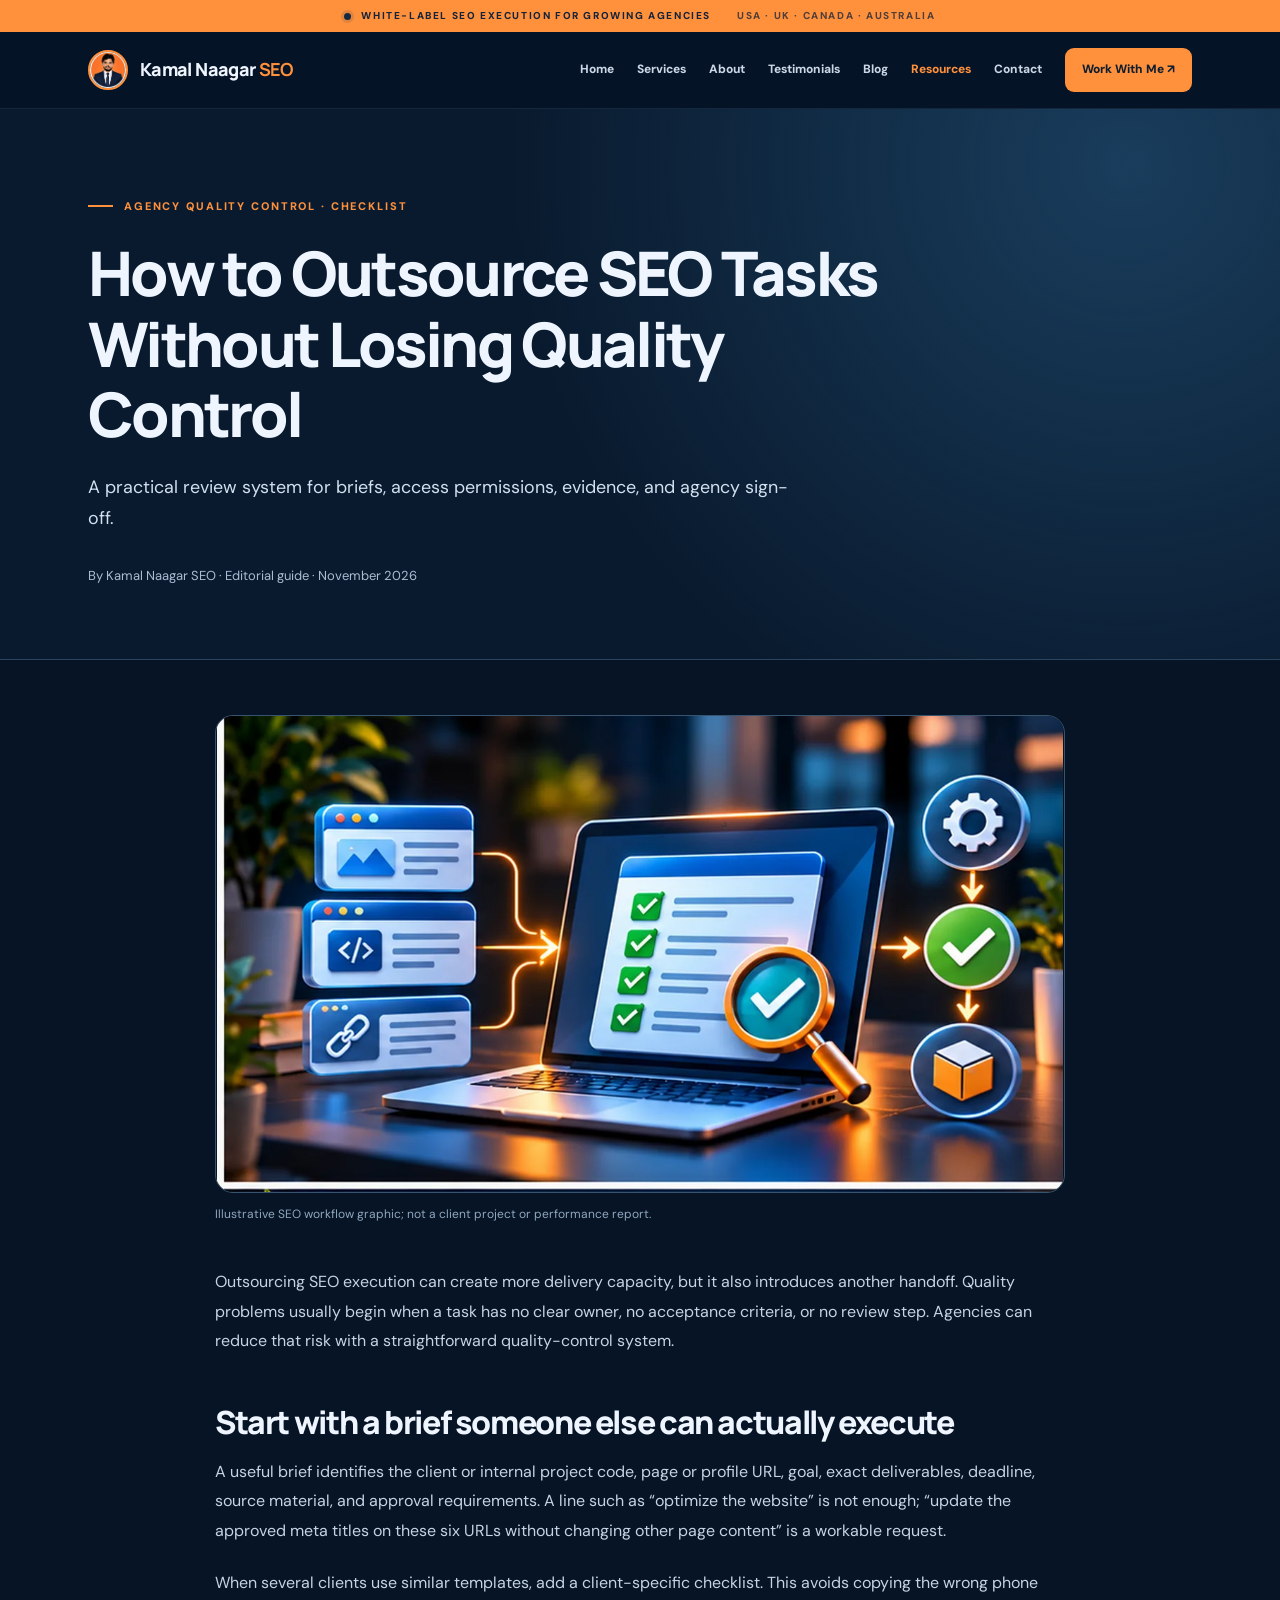
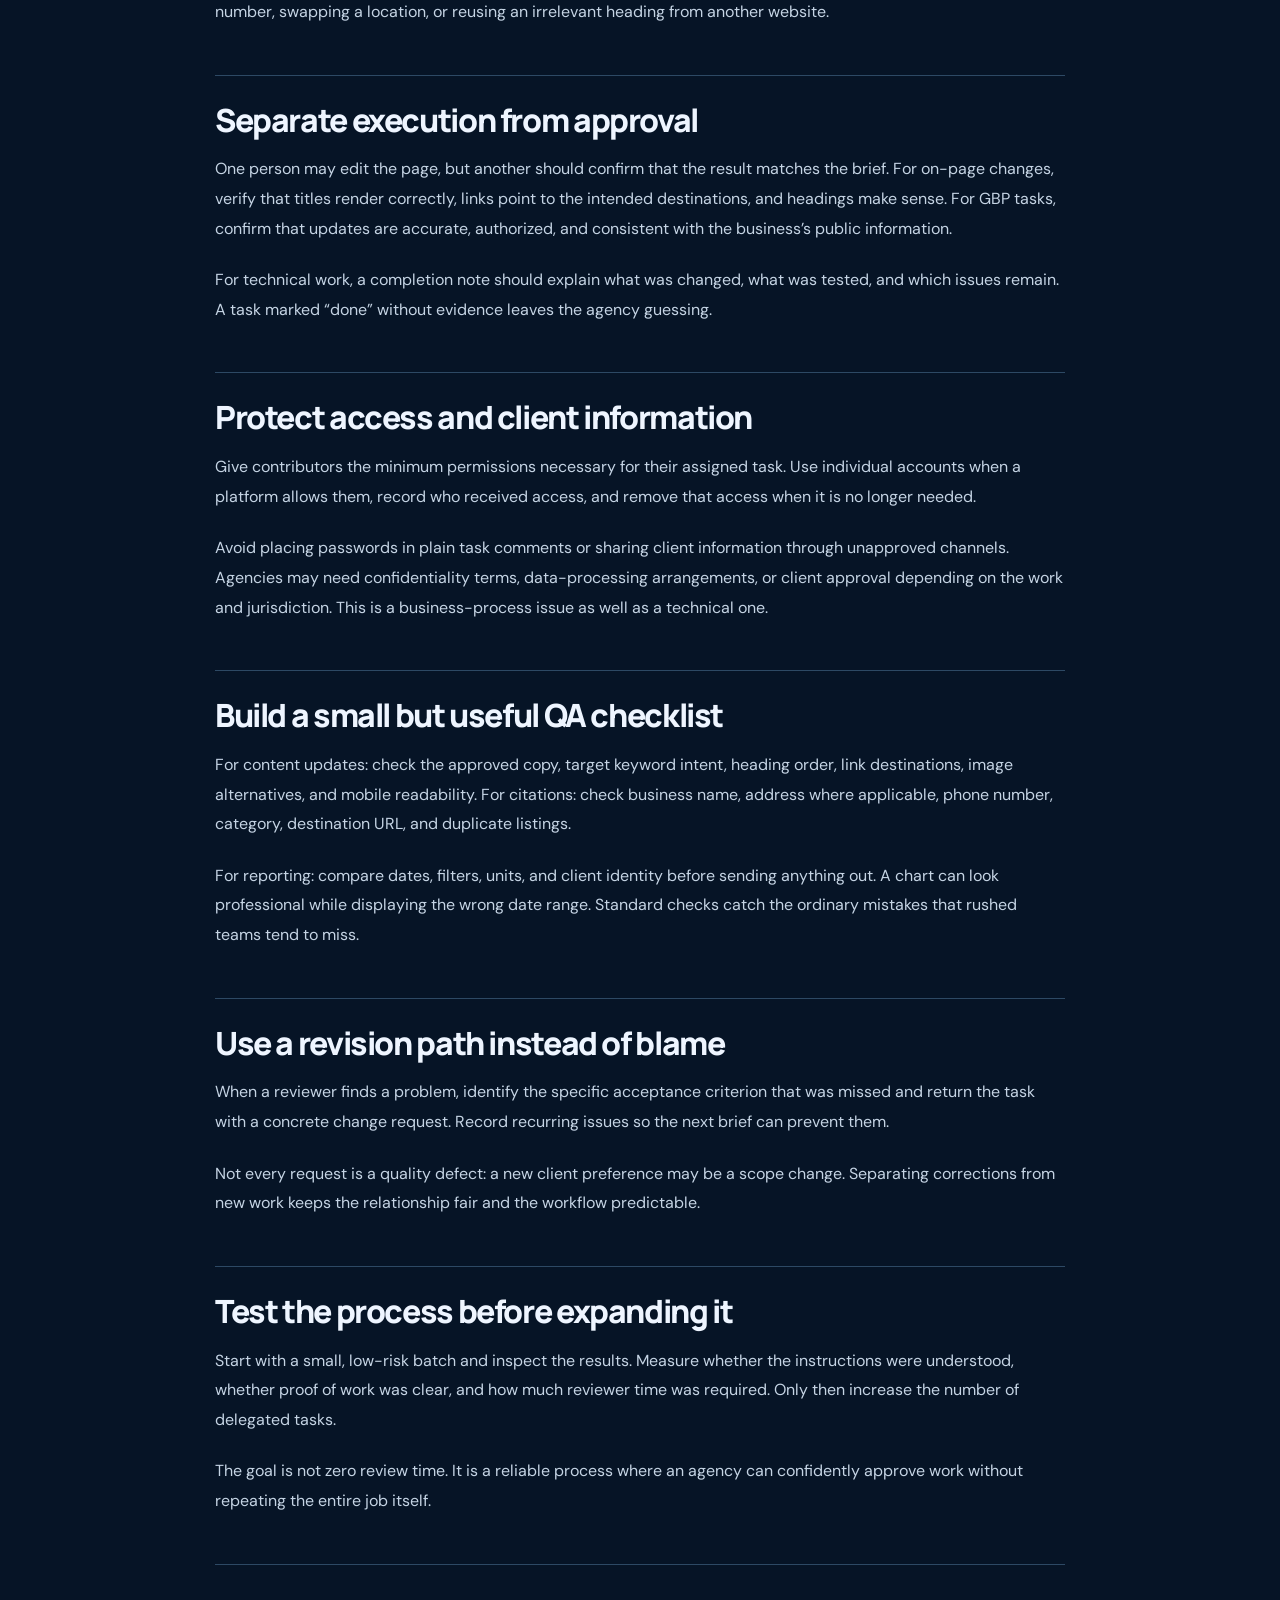
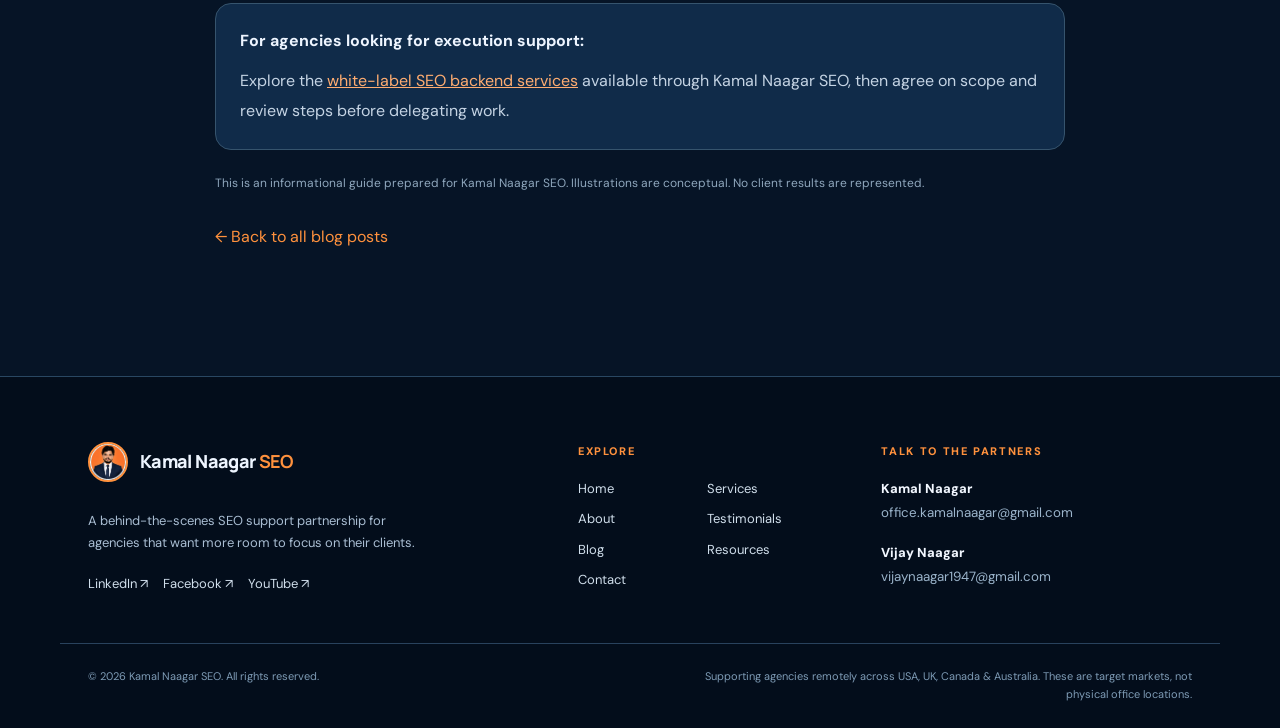
<file: outsource-seo-quality-control.html>
<!DOCTYPE html>

<html lang="en"><head><meta charset="utf-8"/><meta content="width=device-width,initial-scale=1" name="viewport"/><meta content="#061426" name="theme-color"/><title>How to Outsource SEO Tasks Without Losing Quality Control | Kamal Naagar SEO</title><meta content="A practical review system for briefs, access permissions, evidence, and agency sign-off." name="description"/><link href="https://kamalnaagarseo.github.io/outsource-seo-quality-control.html" rel="canonical"/><meta content="website" property="og:type"/><meta content="How to Outsource SEO Tasks Without Losing Quality Control" property="og:title"/><meta content="A practical review system for briefs, access permissions, evidence, and agency sign-off." property="og:description"/><meta content="https://kamalnaagarseo.github.io/outsource-seo-quality-control.webp" property="og:image"/><link href="kamal.jpg" rel="icon" type="image/jpeg"/><style>
@import url('https://fonts.googleapis.com/css2?family=DM+Sans:wght@400;500;600;700;800&family=Manrope:wght@400;500;600;700;800&display=swap');
:root{--bg:#061426;--bg2:#091c32;--panel:#0f2742;--panel2:#112e4e;--ink:#eef5ff;--muted:#a9bdd2;--orange:#ff913d;--orange2:#ffb469;--line:#274360;--max:1160px}*{box-sizing:border-box}html{scroll-behavior:smooth}body{margin:0;min-width:320px;background:var(--bg);color:var(--ink);font-family:'DM Sans',Arial,sans-serif;font-size:16px;line-height:1.65;overflow-x:hidden}img{max-width:100%}button,input,textarea,select{font:inherit}button,a{-webkit-tap-highlight-color:transparent}a{color:inherit}a:focus-visible,button:focus-visible,input:focus-visible,textarea:focus-visible,select:focus-visible{outline:3px solid #ffbc7b;outline-offset:3px}h1,h2,h3{font-family:Manrope,Arial,sans-serif;letter-spacing:-.043em;line-height:1.15;margin:0}h1{font-size:clamp(2.75rem,5.5vw,5.2rem);font-weight:800}h2{font-size:clamp(2rem,3.8vw,3.55rem);font-weight:800}h2 em{font-style:normal;color:var(--orange)}h3{font-size:1.17rem}p{margin:0;color:var(--muted)}.wrap{max-width:var(--max);padding:0 28px;margin:0 auto}.topline{height:32px;display:flex;align-items:center;justify-content:center;gap:10px;background:var(--orange);color:#152339;font-size:10px;letter-spacing:.16em;font-weight:800}.pulse{height:7px;width:7px;border-radius:50%;background:#142940;box-shadow:0 0 0 3px #14294021}.topline-right{margin-left:16px;opacity:.75}.site-header{z-index:100;position:sticky;top:0;background:#061426f2;border-bottom:1px solid #253b5385;backdrop-filter:blur(18px)}.nav-row{height:76px;display:flex;align-items:center;justify-content:space-between;gap:20px}.logo{display:inline-flex;align-items:center;gap:12px;text-decoration:none;white-space:nowrap;font-family:Manrope,sans-serif;letter-spacing:-.035em;font-size:18px;font-weight:800}.logo img{width:40px;height:40px;border-radius:50%;border:2px solid var(--orange);object-fit:cover;background:#fff}.logo b{color:var(--orange)}.nav-links{display:flex;align-items:center;gap:23px}.nav-links a{text-decoration:none;font-size:12px;font-weight:800;color:#cad7e6;transition:color .2s}.nav-links a:hover,.nav-links a[aria-current="page"]{color:var(--orange)}.nav-links .nav-cta{color:#0e1e30;background:var(--orange);padding:12px 17px;border-radius:9px}.menu-toggle{display:none;flex-direction:column;align-items:center;justify-content:center;gap:5px;border:1px solid #46617c;border-radius:9px;background:#132b45;width:44px;height:44px}.menu-toggle span{display:block;width:19px;height:2px;background:#fff;border-radius:2px}.section{padding:102px 0}.section-alt{background:linear-gradient(130deg,#091b30,#0b2038)}.kicker{color:var(--orange);text-transform:uppercase;letter-spacing:.17em;font-size:11px;font-weight:800;display:flex;align-items:center;gap:11px;margin-bottom:23px}.kicker>span{height:2px;width:25px;flex:none;background:var(--orange)}.btn{display:inline-flex;align-items:center;justify-content:center;gap:16px;text-decoration:none;border-radius:11px;padding:15px 22px;font-weight:800;font-size:13px;transition:transform .2s,box-shadow .2s;white-space:nowrap}.btn:hover{transform:translateY(-3px)}.btn-primary{background:var(--orange);color:#071c32;box-shadow:0 7px 20px #ff913d22;border:none;cursor:pointer}.btn-outline{border:1px solid #476583;color:#f0f6ff;background:#ffffff05}.btn span{font-size:17px}.intro{font-size:clamp(1rem,1.4vw,1.2rem);line-height:1.75;color:#d1e0ef}.hero-home{position:relative;overflow:hidden;background:radial-gradient(circle at 85% 12%,#153c60 0,transparent 42%),linear-gradient(135deg,#061426 10%,#0a2038 90%)}.hero-home:before{content:"";position:absolute;inset:0;pointer-events:none;opacity:.19;background-image:linear-gradient(#31506a55 1px,transparent 1px),linear-gradient(90deg,#31506a55 1px,transparent 1px);background-size:46px 46px;mask-image:linear-gradient(90deg,transparent,#000)}.hero-layout{position:relative;display:grid;grid-template-columns:1fr 1fr;align-items:center;gap:58px;padding-top:90px;padding-bottom:67px}.hero-copy h1 span,.inner-hero h1 span{color:var(--orange)}.hero-copy .intro{margin-top:27px;max-width:500px}.support-text{max-width:460px;margin-top:14px;font-size:15px}.hero-actions{display:flex;flex-wrap:wrap;gap:11px;margin:30px 0 36px}.market-label{font-size:11px;letter-spacing:.12em;color:#839eb8;font-weight:800}.market-pills{display:flex;flex-wrap:wrap;gap:8px;margin-top:11px}.market-pills span{border:1px solid #375370;color:#d5e2ee;background:#0e2a43;font-weight:700;letter-spacing:0;font-size:12px;padding:5px 12px;border-radius:30px}.hero-art{position:relative;min-width:0;padding-bottom:40px}.art-frame{position:relative;overflow:hidden;border-radius:25px;border:1px solid #3d5c7c;box-shadow:0 32px 70px #0008;background:#18314c}.art-frame:after{content:"";position:absolute;inset:0;box-shadow:inset 0 0 0 1px #ffffff16;pointer-events:none}.art-frame>img{display:block;aspect-ratio:1.25;object-fit:cover;width:100%;height:auto;object-position:center}.art-label{position:absolute;bottom:16px;left:16px;right:16px;border:1px solid #55718e;background:#071a2fe8;color:#e5f1fa;backdrop-filter:blur(10px);padding:12px 14px;border-radius:10px;font-size:10px;font-weight:800;letter-spacing:.09em;display:flex;align-items:center;gap:10px}.eyedot{height:9px;width:9px;background:#ff963f;border-radius:100%}.hero-partners{display:flex;align-items:center;position:absolute;right:-13px;bottom:0;padding:12px 18px;border-radius:16px;border:1px solid #426282;background:#0d2a47;box-shadow:0 14px 30px #0006}.hero-partners img{width:41px;height:41px;border-radius:50%;border:2px solid var(--orange);object-fit:cover;margin-right:-10px;background:white}.hero-partners span{font-size:12px;margin-left:25px;color:#b9cadc;line-height:1.4}.hero-partners strong{color:white}.hero-bottom{position:relative;border-top:1px solid #31506c;display:flex;align-items:center;gap:20px;padding-top:22px;padding-bottom:22px;color:#96aec4;font-size:11px;letter-spacing:.06em;text-transform:uppercase;font-weight:800}.hero-line{height:1px;flex:1;background:#3e5a75}.section-heading{display:flex;align-items:end;justify-content:space-between;gap:38px;margin-bottom:38px}.section-heading>p{max-width:400px;font-size:15px}.service-grid{display:grid;grid-template-columns:repeat(3,minmax(0,1fr));gap:17px}.service-card{border:1px solid #2a4867;border-radius:17px;padding:25px 25px 30px;background:linear-gradient(155deg,#12304e,#0e2742);min-height:225px;transition:transform .25s,border-color .25s}.service-card:hover{transform:translateY(-5px);border-color:#ff913d85}.card-top{display:flex;justify-content:space-between;align-items:center;margin-bottom:24px}.service-num{font-size:11px;color:#7e9ebd;letter-spacing:.13em;font-weight:800}.service-icon{display:grid;place-items:center;width:42px;height:42px;border:1px solid #9d683f;background:#ff913d14;border-radius:12px;color:var(--orange);font-size:23px}.service-card h3{margin-bottom:11px}.service-card p{font-size:13px;line-height:1.75}.center-action{margin-top:30px}.editorial-grid{display:grid;grid-template-columns:.97fr 1.03fr;gap:65px;align-items:center}.editorial-image,.feature-image{position:relative;min-width:0;border:1px solid #335270;border-radius:23px;overflow:hidden;background:#12314f}.editorial-image img,.feature-image img{width:100%;display:block;aspect-ratio:1.15;object-fit:cover}.image-badge{position:absolute;left:18px;right:18px;bottom:18px;background:#091d32e8;border:1px solid #517392;border-radius:13px;padding:16px;display:flex;flex-direction:column;backdrop-filter:blur(12px)}.image-badge strong{color:#fff}.image-badge span{color:#becfe1;font-size:12px}.editorial-copy>p,.feature-text>p{margin:20px 0 26px}.timeline{display:grid;gap:13px;margin:28px 0 32px}.timeline>div{display:flex;gap:18px;padding-bottom:17px;border-bottom:1px solid #304d67}.timeline strong{color:var(--orange);font-size:18px}.timeline span{display:grid;gap:4px}.timeline b{color:#eff6ff}.timeline small{font-size:13px;color:var(--muted)}.testimonial-grid{display:grid;grid-template-columns:repeat(4,minmax(0,1fr));gap:16px}.testimonial-card{background:#112b47;border:1px solid #2a4867;border-radius:16px;overflow:hidden;text-decoration:none;transition:transform .2s}.testimonial-card:hover{transform:translateY(-4px)}.testimonial-visual{position:relative;aspect-ratio:16/11;background:radial-gradient(circle at 25% 10%,#274f73,#0a1e34);display:grid;place-items:center}.testimonial-visual img{position:absolute;width:100%;height:100%;object-fit:cover;opacity:.8}.play-icon{position:relative;z-index:2;background:#ff243a;color:#fff;border-radius:11px;padding:12px 18px;line-height:1;box-shadow:0 10px 25px #0008}.test-info{display:flex;flex-direction:column;padding:14px 15px;gap:5px}.test-info span:first-child{color:#f0f5fa;font-size:12px;font-weight:800}.test-info span:last-child{color:var(--orange);font-size:11px}.partner-callout{display:grid;grid-template-columns:auto 1fr auto;gap:35px;align-items:center}.partner-callout h2{font-size:clamp(1.9rem,3vw,2.9rem)}.partner-callout p{margin-top:14px;max-width:670px}.partner-stack{display:flex;align-items:center}.partner-stack img{width:100px;height:100px;object-fit:cover;border:5px solid #173650;border-radius:50%;background:white}.partner-stack img+img{margin-left:-35px}.cta-band{border:1px solid #6b594e;border-radius:25px;display:flex;justify-content:space-between;align-items:center;gap:30px;padding:45px 48px;background:radial-gradient(circle at 92% 10%,#2d4055,#122b45 55%)}.cta-band h2{font-size:clamp(1.8rem,3vw,2.8rem)}.cta-band p{margin-top:12px}.inner-hero{background:radial-gradient(circle at 88% 10%,#193d5c 0,transparent 50%),#091a2e;border-bottom:1px solid #294561;padding:92px 0}.inner-hero-grid{display:grid;grid-template-columns:1fr 1fr;gap:55px;align-items:center}.inner-hero h1{font-size:clamp(2.6rem,4.8vw,4.5rem)}.inner-hero .intro{max-width:700px;margin:22px 0 30px}.inner-hero-image{position:relative;border:1px solid #3a5a74;border-radius:22px;padding:9px;background:#132c47;overflow:hidden}.inner-hero-image img{display:block;aspect-ratio:1.4;object-fit:cover;width:100%;border-radius:15px}.image-note{position:absolute;bottom:14px;right:14px;color:#d6e4ef;font-size:10px;background:#061426c9;padding:5px 10px;border-radius:7px}.feature-row{display:grid;grid-template-columns:1fr 1fr;gap:55px;align-items:center}.feature-image img{aspect-ratio:1.25}.tick-list{padding:0;margin:20px 0 31px;list-style:none;display:grid;gap:11px}.tick-list li{padding-left:28px;position:relative;color:#d0deeb}.tick-list li:before{content:'✓';position:absolute;left:0;color:var(--orange);font-weight:900}.compact-hero{padding:88px 0 73px}.compact-hero h1{max-width:850px}.about-hero{text-align:left}.team-portraits{display:flex;align-items:center;gap:0;margin-top:27px}.team-portraits>img{height:78px;width:78px;object-fit:cover;border-radius:50%;border:4px solid var(--orange);background:#fff}.team-portraits>img+img{margin-left:-16px}.team-portraits>div{display:grid;margin-left:18px}.team-portraits strong{color:#fff}.team-portraits span{font-size:13px;color:var(--muted)}.team-grid{display:grid;grid-template-columns:1fr 1fr;gap:23px}.team-card{background:#102a46;border:1px solid #2e4e6c;border-radius:23px;overflow:hidden;display:grid;grid-template-columns:44% 56%;min-height:385px}.team-photo{background:#132942;min-width:0}.team-photo img{width:100%;height:100%;min-height:385px;object-fit:cover;object-position:center}.team-body{padding:34px 25px;display:flex;flex-direction:column;align-items:start;justify-content:center;gap:10px;min-width:0}.role-label{font-size:10px;color:var(--orange);font-weight:800;letter-spacing:.13em}.team-body h3{font-size:1.8rem;margin-bottom:5px}.team-body p{font-size:13px;margin-bottom:13px}.team-body a{font-size:12px;overflow-wrap:anywhere;color:#ffc08b;text-decoration:none}.contact-grid{display:grid;grid-template-columns:1.3fr .8fr;gap:28px;align-items:start}.contact-panel,.contact-side{border-radius:24px;background:#102943;border:1px solid #2b4a67;padding:35px}.contact-panel h2,.contact-side h2{font-size:clamp(1.8rem,3vw,2.6rem);margin-bottom:14px}.contact-panel>p{margin-bottom:26px;font-size:14px}.contact-form{display:grid;gap:18px}.form-row{display:grid;grid-template-columns:1fr 1fr;gap:17px}.contact-form label{display:grid;gap:8px;color:#e5f2ff;font-size:12px;font-weight:800}.contact-form input,.contact-form select,.contact-form textarea{width:100%;border-radius:10px;border:1px solid #3a5975;background:#061c31;color:#eff6ff;padding:12px 14px;outline:none;min-width:0}.contact-form textarea{resize:vertical}.contact-form input::placeholder,.contact-form textarea::placeholder{color:#7f9bb5}.contact-form .btn{justify-self:start}.form-disclosure{font-size:12px}.form-error{font-size:13px;color:#ffcbac}.contact-person{border-bottom:1px solid #34536e;display:flex;gap:15px;padding:20px 0;align-items:center}.contact-person img{width:68px;height:68px;object-fit:cover;border:2px solid var(--orange);background:#fff;border-radius:14px}.contact-person h3{font-size:16px}.contact-person p{font-size:12px;margin:3px 0}.contact-person a{font-size:12px;color:var(--orange);overflow-wrap:anywhere;text-decoration:none}.contact-note{margin-top:25px;border-radius:12px;background:#0b213a;padding:20px}.contact-note p{margin:10px 0}.contact-note small{color:#9eb5cd}.embed-grid{display:grid;grid-template-columns:1fr 1fr;gap:25px}.embed-card{border:1px solid #2f4d6a;border-radius:18px;overflow:hidden;background:#112a46}.embed-card iframe{display:block;width:100%;aspect-ratio:16/9;border:0}.embed-meta{padding:18px 20px;display:flex;align-items:center;justify-content:space-between;gap:15px}.embed-meta h3{font-size:15px}.embed-meta a{color:var(--orange);text-decoration:none;font-size:12px;white-space:nowrap}.resource-grid{display:grid;grid-template-columns:1fr 1fr;gap:25px}.resource-card{background:#102a46;border:1px solid #34536e;border-radius:20px;overflow:hidden;text-decoration:none;padding:26px}.resource-art{background:linear-gradient(100deg,#183e62,#09223b);height:140px;margin:-26px -26px 24px;display:grid;place-items:center}.resource-art span{font-size:66px;color:var(--orange)}.resource-card h2{font-size:25px;margin:11px 0}.resource-card p{margin-bottom:15px}.resource-card strong{color:var(--orange);font-size:13px}.article-body{max-width:850px}.article-body .backlink{color:var(--orange);text-decoration:none}.article-body section{padding:28px 0;border-bottom:1px solid #2d4a64}.article-body h2{font-size:26px;margin-bottom:15px}.article-body p{font-size:16px}.article-end{margin-top:35px;background:#14304c;padding:22px;border-radius:12px}.article-end a{color:var(--orange)}.site-footer{background:#030d1b;border-top:1px solid #294762;padding:65px 0 25px}.footer-main{display:grid;grid-template-columns:1.4fr .8fr 1fr;gap:55px}.foot-about>p{margin:20px 0;max-width:340px;font-size:13px}.foot-label{font-size:11px;font-weight:800;color:var(--orange);letter-spacing:.15em;text-transform:uppercase;display:block;margin-bottom:18px}.footer-nav{display:grid;grid-template-columns:1fr 1fr;gap:9px}.footer-nav a,.social-links a{font-size:13px;text-decoration:none;color:#d0deeb}.social-links{display:flex;gap:15px;flex-wrap:wrap}.foot-email{font-size:13px;display:block;color:#f2f7ff;text-decoration:none;font-weight:800;margin-top:16px}.foot-email:first-of-type{margin-top:0}.footer-main small{color:#9bb4cb;overflow-wrap:anywhere}.bottomline{display:flex;justify-content:space-between;gap:25px;margin-top:48px;padding-top:23px;border-top:1px solid #29425d;color:#7e9bb5;font-size:11px}.bottomline span:last-child{text-align:right;max-width:510px}
@media(max-width:1050px){.nav-links{gap:13px}.hero-layout{gap:30px}.team-card{grid-template-columns:1fr}.team-photo img{max-height:270px;min-height:250px}.team-body{padding:30px}}@media(max-width:850px){.menu-toggle{display:flex;cursor:pointer}.nav-links{display:none;position:absolute;top:76px;left:0;right:0;padding:22px 28px 30px;background:#071a2d;box-shadow:0 20px 30px #0008;border-bottom:1px solid #345773;flex-direction:column;align-items:stretch;gap:0}.nav-links.open{display:flex}.nav-links a{font-size:15px;padding:12px 0}.nav-links .nav-cta{text-align:center;margin-top:15px;padding:12px}.hero-layout,.editorial-grid,.feature-row,.inner-hero-grid,.contact-grid{grid-template-columns:1fr}.hero-copy{max-width:720px}.hero-art{max-width:650px}.hero-home .hero-layout{padding-top:65px}.section-heading{display:block}.section-heading>p{margin-top:20px;max-width:700px}.service-grid{grid-template-columns:repeat(2,minmax(0,1fr))}.testimonial-grid{grid-template-columns:repeat(2,minmax(0,1fr))}.partner-callout{grid-template-columns:auto 1fr}.partner-callout>.btn{grid-column:2;justify-self:start}.footer-main{gap:30px}.inner-hero-grid{gap:35px}.inner-hero-image{max-width:700px}.topline-right{display:none}}@media(max-width:620px){.wrap{padding:0 20px}.topline{font-size:8px;letter-spacing:.09em}.nav-row{height:68px}.nav-links{top:68px}.logo{font-size:16px}.logo img{width:36px;height:36px}.section{padding:68px 0}.hero-layout{padding-top:50px;padding-bottom:48px}.hero-copy h1{font-size:clamp(2.6rem,10vw,3.8rem)}.hero-art{padding-right:8px;padding-bottom:30px}.hero-partners{right:0}.hero-bottom{align-items:flex-start;flex-direction:column;gap:5px;font-size:10px}.hero-line{display:none}.art-label{font-size:8px;bottom:12px;left:10px;right:10px}.service-grid,.testimonial-grid,.team-grid,.embed-grid,.resource-grid,.form-row{grid-template-columns:1fr}.service-card{min-height:auto}.partner-callout{grid-template-columns:1fr}.partner-callout>.btn{grid-column:auto}.cta-band{padding:30px 23px;flex-direction:column;align-items:stretch}.cta-band .btn{align-self:start}.inner-hero{padding:62px 0}.contact-panel,.contact-side{padding:23px}.footer-main{grid-template-columns:1fr}.bottomline{flex-direction:column}.bottomline span:last-child{text-align:left}.team-card{grid-template-columns:1fr}.team-photo img{max-height:340px}.embed-meta{align-items:flex-start;flex-direction:column}.partner-stack img{width:84px;height:84px}.hero-actions>.btn{font-size:12px;padding:13px 17px}.section-heading h2{font-size:clamp(2rem,9vw,3rem)}}@media(prefers-reduced-motion:reduce){*,*:before,*:after{scroll-behavior:auto!important;transition:none!important}}


/* Guaranteed resilient responsive layout */
html,body{width:100%;max-width:100%;overflow-x:clip}
.wrap{width:min(100% - 40px,1160px);margin-inline:auto}
img,video,iframe{max-width:100%}
.hero-art,.hero-copy,.feature-image,.feature-text,.inner-hero-image,.team-card,.contact-panel,.contact-side{min-width:0}
.team-portraits img{width:86px;height:86px;object-fit:cover;border-radius:50%;border:3px solid #ff913d}
.team-photo img{object-fit:cover;object-position:center 25%}
.contact-person{min-width:0}
.contact-person img{width:74px;height:74px;object-fit:cover;border-radius:50%;flex:none}
.contact-person a,.foot-email{overflow-wrap:anywhere}
.testimonial-visual img{width:100%;height:100%;object-fit:cover}
@media(max-width:980px){.wrap{width:min(100% - 32px,1160px)}.hero-layout,.inner-hero-grid,.feature-row,.contact-grid{grid-template-columns:1fr}.hero-art{max-width:660px}.service-grid{grid-template-columns:repeat(2,minmax(0,1fr))}.team-grid{grid-template-columns:1fr}.testimonial-grid{grid-template-columns:repeat(2,minmax(0,1fr))}}
@media(max-width:640px){.wrap{width:min(100% - 28px,1160px)}.service-grid,.testimonial-grid,.form-row{grid-template-columns:1fr}.team-card{display:block}.team-photo{height:330px}.team-photo img{min-height:0;height:100%;width:100%}.hero-layout{padding-top:54px}.inner-hero{padding-top:64px}.contact-panel,.contact-side{padding:22px}.hero-art{width:100%}.hero-actions .btn{width:100%}.site-header .logo span{font-size:14px}}

</style><link href="styles.css" rel="stylesheet"/><script defer="" src="site.js"></script><style>
/* FINAL IMAGE LAYOUT: keep entire original illustrations visible */
.hero-layout{grid-template-columns:minmax(0,.95fr) minmax(0,1.05fr);gap:54px}
.hero-art{width:100%;min-width:0;padding-bottom:28px}
.art-frame{width:100%;overflow:hidden;border-radius:22px}
.art-frame>img{width:100%;height:auto;aspect-ratio:16/9;object-fit:contain;object-position:center;display:block}
.editorial-image img,.feature-image img{width:100%;height:auto;aspect-ratio:16/9;object-fit:contain;object-position:center;display:block}
.inner-hero-image img{width:100%;height:auto;aspect-ratio:16/9;object-fit:contain;object-position:center;display:block;border-radius:13px}
.hero-partners{right:10px;bottom:0}
.editorial-image,.feature-image{overflow:hidden}
.editorial-grid,.feature-row{grid-template-columns:minmax(0,1fr) minmax(0,1fr);gap:52px}
.image-badge{bottom:12px;left:12px;right:12px}
.team-photo img{object-position:center 18%}
.testimonial-visual img{object-fit:cover;object-position:center}
@media(max-width:980px){.hero-layout,.editorial-grid,.feature-row,.inner-hero-grid{grid-template-columns:minmax(0,1fr)}.hero-art{max-width:720px}.hero-partners{right:5px}.inner-hero-image,.feature-image{max-width:100%;margin:0}}
@media(max-width:620px){.hero-art{padding-bottom:34px}.art-frame>img,.editorial-image img,.feature-image img,.inner-hero-image img{aspect-ratio:16/9;object-fit:contain}.hero-partners{right:0;bottom:0}.image-badge{padding:10px 12px}.inner-hero-image{padding:7px}}
</style><style>
.blog-byline{display:flex;flex-wrap:wrap;gap:14px;color:#a9bfd6;font-size:13px;margin-top:22px;font-weight:700}
.blog-byline span+span:before{content:"•";margin-right:14px;color:#ff913d}
.blog-article-section{padding-top:55px}
.article-shell{max-width:1150px}
.blog-cover{margin:0 0 52px;border-radius:22px;overflow:hidden;border:1px solid #315574;background:#112e4b}
.blog-cover img{display:block;width:100%;height:auto;aspect-ratio:16/9;object-fit:contain}
.blog-cover figcaption{font-size:12px;color:#a9bfd6;padding:13px 19px}
.blog-article-layout{display:grid;grid-template-columns:minmax(0,790px) minmax(190px,1fr);align-items:start;gap:45px}
.blog-copy{min-width:0}.blog-copy h2{font-size:clamp(1.55rem,2.25vw,2.05rem);margin:42px 0 16px;scroll-margin-top:110px;line-height:1.27}
.blog-copy p{font-size:16px;line-height:1.86;margin:0 0 20px;color:#c4d5e7}
.blog-copy p.article-lede{font-size:19px;color:#e0ecf9}
.blog-copy strong{color:#edf5ff}.blog-copy ul{margin:18px 0 29px;padding-left:23px;color:#c4d5e7;line-height:1.85}
.blog-copy li{padding-left:5px;margin-bottom:8px}.blog-copy em{color:#f1f5ff}
.article-highlight{border-left:3px solid #ff913d;background:#102c49;border-radius:0 13px 13px 0;padding:23px 26px;margin:29px 0;color:#d5e4f2}
.article-toc{position:sticky;top:110px;background:#102a45;border:1px solid #2b4a68;padding:24px;border-radius:17px;display:flex;flex-direction:column;gap:12px}
.article-toc .role-label{margin-bottom:7px}.article-toc a{font-size:13px;color:#c1d4e5;text-decoration:none;border-bottom:1px solid #243f59;padding-bottom:10px}.article-toc a:hover{color:#ff913d}
.article-cta{display:grid;gap:20px;background:linear-gradient(120deg,#193a57,#0f2842);border:1px solid #7b624c;border-radius:18px;padding:28px;margin:43px 0}
.article-cta h3{font-size:23px;margin:9px 0 12px}.article-cta .btn{justify-self:start}.blog-copy .article-last{margin:25px 0}.article-last a{color:#ffb27a;text-decoration:none;font-weight:700}
@media(max-width:900px){.blog-article-layout{grid-template-columns:1fr}.article-sidebar{display:none}}
@media(max-width:620px){.blog-cover{border-radius:15px;margin-bottom:32px}.blog-copy p{font-size:15px}.blog-copy p.article-lede{font-size:17px}.blog-byline{gap:8px}.article-cta{padding:21px}}
</style><script type="application/ld+json">{
  "@context": "https://schema.org",
  "@graph": [
    {
      "@type": "Person",
      "@id": "https://kamalnaagarseo.github.io/#vijay",
      "name": "Vijay Naagar",
      "url": "https://kamalnaagarseo.github.io/about.html",
      "image": "https://kamalnaagarseo.github.io/vijay.jpg",
      "email": "vijaynaagar1947@gmail.com",
      "jobTitle": "SEO Backend Support Partner",
      "worksFor": {
        "@id": "https://kamalnaagarseo.github.io/#organization"
      },
      "sameAs": [
        "https://linktr.ee/vijaynaagarseo",
        "https://www.instagram.com/who_francis",
        "https://www.facebook.com/vijay.naagar.7",
        "https://www.linkedin.com/in/vijay-naagar-seo",
        "https://www.upwork.com/freelancers/~017038b271f5c2be24",
        "https://x.com/vijay_naagar_seo",
        "https://www.snapchat.com/@who_francis",
        "https://in.pinterest.com/vijaynaagarseo"
      ],
      "contactPoint": {
        "@type": "ContactPoint",
        "contactType": "WhatsApp",
        "url": "https://wa.me/7404448144"
      }
    },
    {
      "@type": "WebPage",
      "@id": "https://kamalnaagarseo.github.io/outsource-seo-quality-control.html#webpage",
      "url": "https://kamalnaagarseo.github.io/outsource-seo-quality-control.html",
      "name": "How to Outsource SEO Tasks Without Losing Quality Control",
      "description": "A practical review system for briefs, access permissions, evidence, and agency sign-off.",
      "isPartOf": {
        "@id": "https://kamalnaagarseo.github.io/#website"
      },
      "breadcrumb": {
        "@id": "https://kamalnaagarseo.github.io/outsource-seo-quality-control.html#breadcrumb"
      }
    },
    {
      "@type": "BlogPosting",
      "@id": "https://kamalnaagarseo.github.io/outsource-seo-quality-control.html#article",
      "headline": "How to Outsource SEO Tasks Without Losing Quality Control",
      "description": "A practical review system for briefs, access permissions, evidence, and agency sign-off.",
      "mainEntityOfPage": {
        "@id": "https://kamalnaagarseo.github.io/outsource-seo-quality-control.html#webpage"
      },
      "image": "https://kamalnaagarseo.github.io/outsource-seo-quality-control.webp",
      "author": {
        "@id": "https://kamalnaagarseo.github.io/#organization"
      },
      "publisher": {
        "@id": "https://kamalnaagarseo.github.io/#organization"
      },
      "isPartOf": {
        "@id": "https://kamalnaagarseo.github.io/blog.html#blog"
      },
      "inLanguage": "en",
      "about": {
        "@type": "Thing",
        "name": "SEO Outsourcing for Agencies"
      }
    },
    {
      "@type": "BreadcrumbList",
      "@id": "https://kamalnaagarseo.github.io/outsource-seo-quality-control.html#breadcrumb",
      "itemListElement": [
        {
          "@type": "ListItem",
          "position": 1,
          "name": "Home",
          "item": "https://kamalnaagarseo.github.io/"
        },
        {
          "@type": "ListItem",
          "position": 2,
          "name": "Blog",
          "item": "https://kamalnaagarseo.github.io/blog.html"
        },
        {
          "@type": "ListItem",
          "position": 3,
          "name": "How to Outsource SEO Tasks Without Losing Quality Control",
          "item": "https://kamalnaagarseo.github.io/outsource-seo-quality-control.html"
        }
      ]
    }
  ]
}</script><style id="agency-post-layout">.agency-post{max-width:850px;margin:0 auto}.agency-post p{color:#c5d4e4;line-height:1.85;margin:0 0 22px}.agency-post section{padding:26px 0;border-bottom:1px solid #2d4964}.agency-post section h2{font-size:clamp(1.4rem,2.5vw,2rem);margin-bottom:16px}.post-featured{margin:0 0 42px}.post-featured img{width:100%;height:auto;display:block;aspect-ratio:16/9;object-fit:contain;border-radius:18px;border:1px solid #38536d}.post-featured figcaption,.post-disclosure{font-size:12px!important;color:#8fa7bd!important;margin:12px 0 22px}.guide-byline{font-size:13px;margin-top:16px}.article-end{margin:38px 0 22px;background:#102b49;border:1px solid #36546d;border-radius:16px;padding:24px}.article-end p{margin:12px 0 0}.article-end a,.backlink{color:#ffad71}.agency-post .backlink{display:inline-block;margin-top:6px;text-decoration:none}@media(max-width:620px){.post-featured{margin-bottom:28px}.agency-post section{padding:20px 0}}</style></head><body><div class="topline"><span class="pulse"></span> WHITE-LABEL SEO EXECUTION FOR GROWING AGENCIES <span class="topline-right">USA · UK · CANADA · AUSTRALIA</span></div><header class="site-header"><div class="wrap nav-row"><a class="logo" href="index.html"><img alt="Kamal Naagar portrait mark" height="38" src="kamal.jpg" width="38"/><span>Kamal Naagar <b>SEO</b></span></a><button aria-controls="nav-links" aria-expanded="false" aria-label="Open navigation" class="menu-toggle" type="button"><span></span><span></span><span></span></button><nav aria-label="Main navigation" class="nav-links" id="nav-links"><a href="index.html">Home</a><a href="services.html">Services</a><a href="about.html">About</a><a href="testimonials.html">Testimonials</a><a href="blog.html">Blog</a><a aria-current="page" href="resources.html">Resources</a><a href="contact.html">Contact</a><a class="nav-cta" href="mailto:office.kamalnaagar@gmail.com?subject=White-Label%20SEO%20Backend%20Support%20Inquiry">Work With Me ↗</a></nav></div></header><main><section class="inner-hero compact-hero"><div class="wrap"><div class="kicker"><span></span>AGENCY QUALITY CONTROL · CHECKLIST</div><h1>How to Outsource SEO Tasks Without Losing Quality Control</h1><p class="intro">A practical review system for briefs, access permissions, evidence, and agency sign-off.</p><p class="guide-byline">By Kamal Naagar SEO · Editorial guide · November 2026</p></div></section><section class="section blog-article-section"><div class="wrap"><article class="article-body agency-post"><figure class="post-featured"><img alt="Illustration of seo outsourcing for agencies workflow and organized SEO execution" height="675" loading="eager" src="outsource-seo-quality-control.webp" width="1200"/><figcaption>Illustrative SEO workflow graphic; not a client project or performance report.</figcaption></figure><p>Outsourcing SEO execution can create more delivery capacity, but it also introduces another handoff. Quality problems usually begin when a task has no clear owner, no acceptance criteria, or no review step. Agencies can reduce that risk with a straightforward quality-control system.</p><section><h2>Start with a brief someone else can actually execute</h2><p>A useful brief identifies the client or internal project code, page or profile URL, goal, exact deliverables, deadline, source material, and approval requirements. A line such as “optimize the website” is not enough; “update the approved meta titles on these six URLs without changing other page content” is a workable request.</p><p>When several clients use similar templates, add a client-specific checklist. This avoids copying the wrong phone number, swapping a location, or reusing an irrelevant heading from another website.</p></section><section><h2>Separate execution from approval</h2><p>One person may edit the page, but another should confirm that the result matches the brief. For on-page changes, verify that titles render correctly, links point to the intended destinations, and headings make sense. For GBP tasks, confirm that updates are accurate, authorized, and consistent with the business’s public information.</p><p>For technical work, a completion note should explain what was changed, what was tested, and which issues remain. A task marked “done” without evidence leaves the agency guessing.</p></section><section><h2>Protect access and client information</h2><p>Give contributors the minimum permissions necessary for their assigned task. Use individual accounts when a platform allows them, record who received access, and remove that access when it is no longer needed.</p><p>Avoid placing passwords in plain task comments or sharing client information through unapproved channels. Agencies may need confidentiality terms, data-processing arrangements, or client approval depending on the work and jurisdiction. This is a business-process issue as well as a technical one.</p></section><section><h2>Build a small but useful QA checklist</h2><p>For content updates: check the approved copy, target keyword intent, heading order, link destinations, image alternatives, and mobile readability. For citations: check business name, address where applicable, phone number, category, destination URL, and duplicate listings.</p><p>For reporting: compare dates, filters, units, and client identity before sending anything out. A chart can look professional while displaying the wrong date range. Standard checks catch the ordinary mistakes that rushed teams tend to miss.</p></section><section><h2>Use a revision path instead of blame</h2><p>When a reviewer finds a problem, identify the specific acceptance criterion that was missed and return the task with a concrete change request. Record recurring issues so the next brief can prevent them.</p><p>Not every request is a quality defect: a new client preference may be a scope change. Separating corrections from new work keeps the relationship fair and the workflow predictable.</p></section><section><h2>Test the process before expanding it</h2><p>Start with a small, low-risk batch and inspect the results. Measure whether the instructions were understood, whether proof of work was clear, and how much reviewer time was required. Only then increase the number of delegated tasks.</p><p>The goal is not zero review time. It is a reliable process where an agency can confidently approve work without repeating the entire job itself.</p></section><div class="article-end"><strong>For agencies looking for execution support:</strong><p>Explore the <a href="services.html">white-label SEO backend services</a> available through Kamal Naagar SEO, then agree on scope and review steps before delegating work.</p></div><p class="post-disclosure">This is an informational guide prepared for Kamal Naagar SEO. Illustrations are conceptual. No client results are represented.</p><p><a class="backlink" href="blog.html">← Back to all blog posts</a></p></article></div></section></main><footer class="site-footer"><div class="wrap footer-main"><div class="foot-about"><a class="logo" href="index.html"><img alt="Kamal Naagar portrait mark" height="38" src="kamal.jpg" width="38"/><span>Kamal Naagar <b>SEO</b></span></a><p>A behind-the-scenes SEO support partnership for agencies that want more room to focus on their clients.</p><div class="social-links"><a href="https://in.linkedin.com/in/kamal-naagar-seo" rel="noopener noreferrer" target="_blank">LinkedIn ↗</a><a href="https://www.facebook.com/kamal.naagar.5" rel="noopener noreferrer" target="_blank">Facebook ↗</a><a href="https://www.youtube.com/@kamalnaagarseo" rel="noopener noreferrer" target="_blank">YouTube ↗</a></div></div><div><span class="foot-label">Explore</span><div class="footer-nav"><a href="index.html">Home</a><a href="services.html">Services</a><a href="about.html">About</a><a href="testimonials.html">Testimonials</a><a href="blog.html">Blog</a><a href="resources.html">Resources</a><a href="contact.html">Contact</a></div></div><div><span class="foot-label">Talk to the partners</span><a class="foot-email" href="mailto:office.kamalnaagar@gmail.com">Kamal Naagar</a><small>office.kamalnaagar@gmail.com</small><a class="foot-email" href="mailto:vijaynaagar1947@gmail.com">Vijay Naagar</a><small>vijaynaagar1947@gmail.com</small></div></div><div class="wrap bottomline"><span>© 2026 Kamal Naagar SEO. All rights reserved.</span><span>Supporting agencies remotely across USA, UK, Canada &amp; Australia. These are target markets, not physical office locations.</span></div></footer></body></html>
</file>
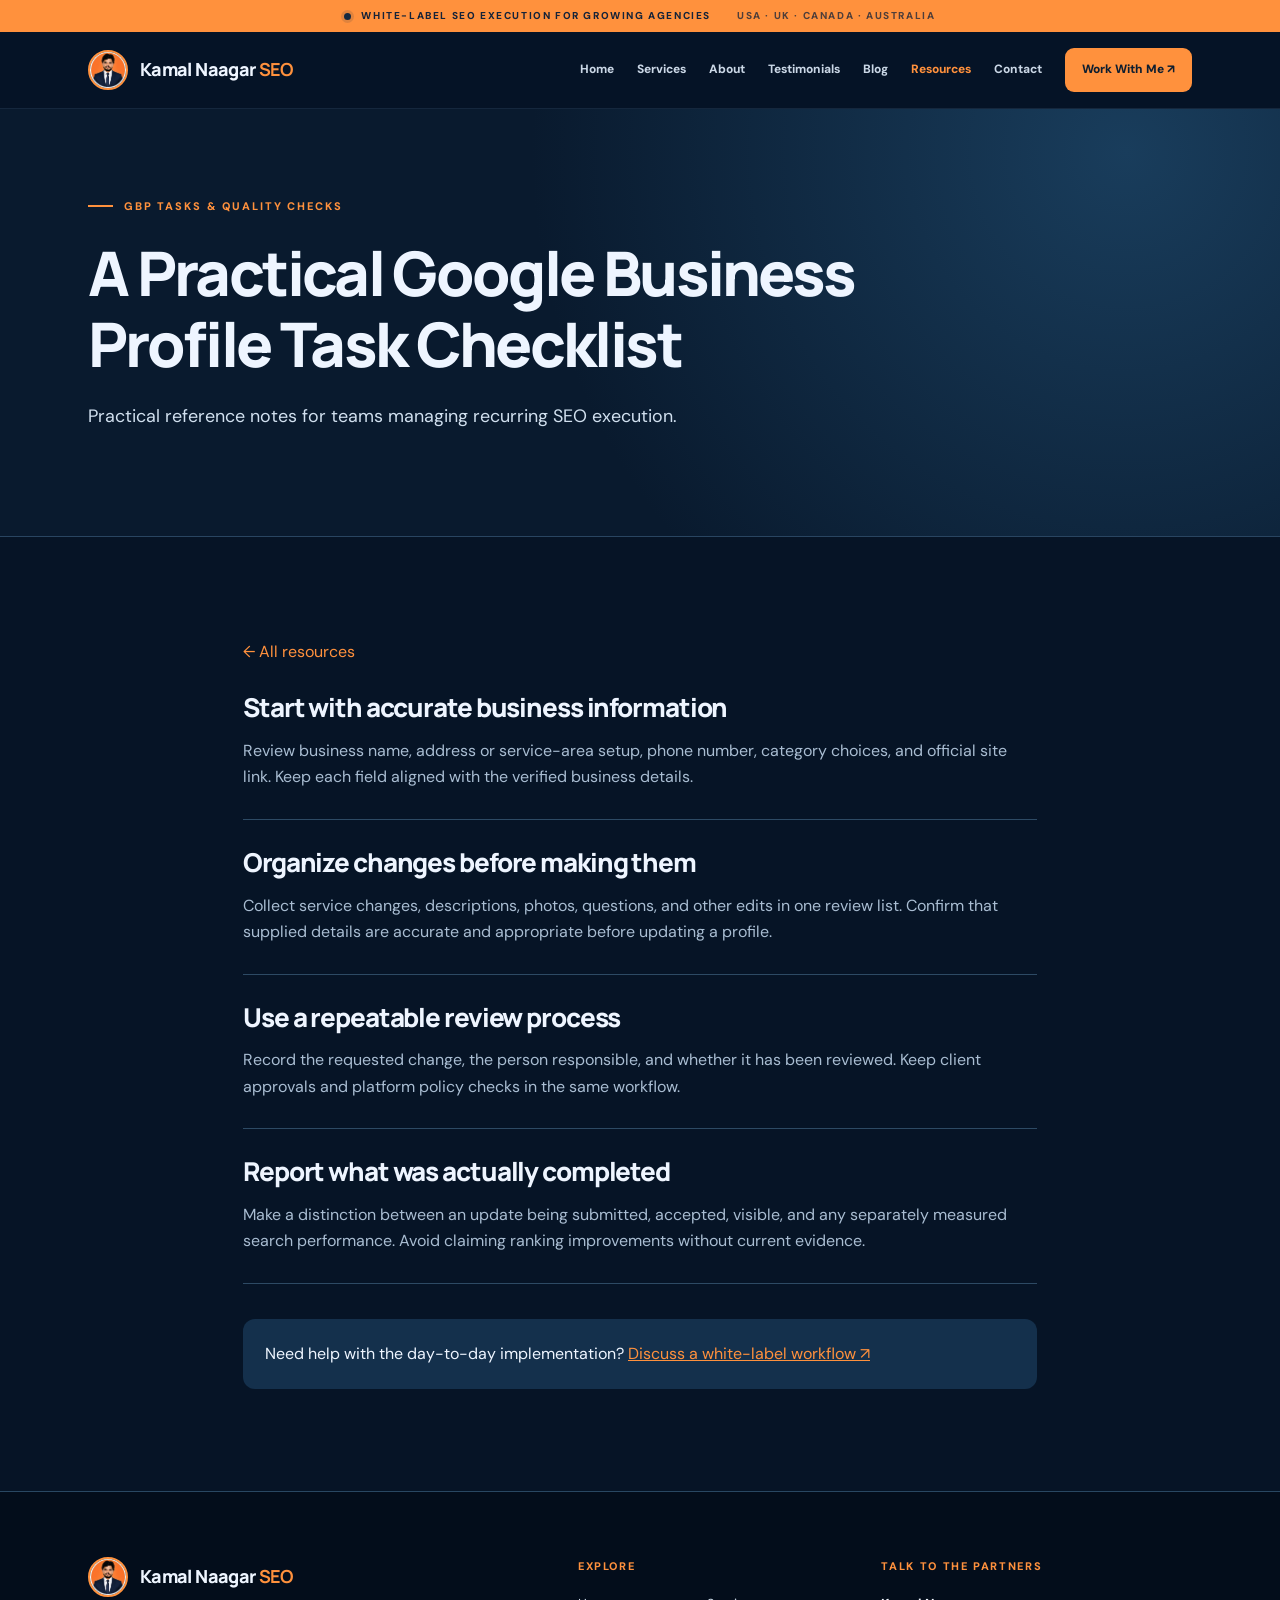
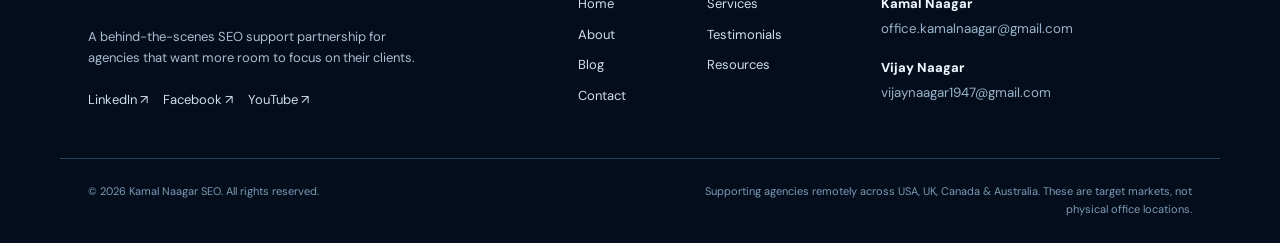
<file: resource-gbp.html>
<!DOCTYPE html>

<html lang="en"><head><meta charset="utf-8"/><meta content="width=device-width,initial-scale=1" name="viewport"/><meta content="#061426" name="theme-color"/><title>A Practical Google Business Profile Task Checklist | Kamal Naagar SEO</title><meta content="A Practical Google Business Profile Task Checklist - practical agency SEO guidance. " name="description"/><link href="https://kamalnaagarseo.github.io/resource-gbp.html" rel="canonical"/><meta content="website" property="og:type"/><meta content="A Practical Google Business Profile Task Checklist" property="og:title"/><meta content="A Practical Google Business Profile Task Checklist - practical agency SEO guidance. " property="og:description"/><meta content="https://kamalnaagarseo.github.io/kamal.jpg" property="og:image"/><link href="kamal.jpg" rel="icon" type="image/jpeg"/><style>
@import url('https://fonts.googleapis.com/css2?family=DM+Sans:wght@400;500;600;700;800&family=Manrope:wght@400;500;600;700;800&display=swap');
:root{--bg:#061426;--bg2:#091c32;--panel:#0f2742;--panel2:#112e4e;--ink:#eef5ff;--muted:#a9bdd2;--orange:#ff913d;--orange2:#ffb469;--line:#274360;--max:1160px}*{box-sizing:border-box}html{scroll-behavior:smooth}body{margin:0;min-width:320px;background:var(--bg);color:var(--ink);font-family:'DM Sans',Arial,sans-serif;font-size:16px;line-height:1.65;overflow-x:hidden}img{max-width:100%}button,input,textarea,select{font:inherit}button,a{-webkit-tap-highlight-color:transparent}a{color:inherit}a:focus-visible,button:focus-visible,input:focus-visible,textarea:focus-visible,select:focus-visible{outline:3px solid #ffbc7b;outline-offset:3px}h1,h2,h3{font-family:Manrope,Arial,sans-serif;letter-spacing:-.043em;line-height:1.15;margin:0}h1{font-size:clamp(2.75rem,5.5vw,5.2rem);font-weight:800}h2{font-size:clamp(2rem,3.8vw,3.55rem);font-weight:800}h2 em{font-style:normal;color:var(--orange)}h3{font-size:1.17rem}p{margin:0;color:var(--muted)}.wrap{max-width:var(--max);padding:0 28px;margin:0 auto}.topline{height:32px;display:flex;align-items:center;justify-content:center;gap:10px;background:var(--orange);color:#152339;font-size:10px;letter-spacing:.16em;font-weight:800}.pulse{height:7px;width:7px;border-radius:50%;background:#142940;box-shadow:0 0 0 3px #14294021}.topline-right{margin-left:16px;opacity:.75}.site-header{z-index:100;position:sticky;top:0;background:#061426f2;border-bottom:1px solid #253b5385;backdrop-filter:blur(18px)}.nav-row{height:76px;display:flex;align-items:center;justify-content:space-between;gap:20px}.logo{display:inline-flex;align-items:center;gap:12px;text-decoration:none;white-space:nowrap;font-family:Manrope,sans-serif;letter-spacing:-.035em;font-size:18px;font-weight:800}.logo img{width:40px;height:40px;border-radius:50%;border:2px solid var(--orange);object-fit:cover;background:#fff}.logo b{color:var(--orange)}.nav-links{display:flex;align-items:center;gap:23px}.nav-links a{text-decoration:none;font-size:12px;font-weight:800;color:#cad7e6;transition:color .2s}.nav-links a:hover,.nav-links a[aria-current="page"]{color:var(--orange)}.nav-links .nav-cta{color:#0e1e30;background:var(--orange);padding:12px 17px;border-radius:9px}.menu-toggle{display:none;flex-direction:column;align-items:center;justify-content:center;gap:5px;border:1px solid #46617c;border-radius:9px;background:#132b45;width:44px;height:44px}.menu-toggle span{display:block;width:19px;height:2px;background:#fff;border-radius:2px}.section{padding:102px 0}.section-alt{background:linear-gradient(130deg,#091b30,#0b2038)}.kicker{color:var(--orange);text-transform:uppercase;letter-spacing:.17em;font-size:11px;font-weight:800;display:flex;align-items:center;gap:11px;margin-bottom:23px}.kicker>span{height:2px;width:25px;flex:none;background:var(--orange)}.btn{display:inline-flex;align-items:center;justify-content:center;gap:16px;text-decoration:none;border-radius:11px;padding:15px 22px;font-weight:800;font-size:13px;transition:transform .2s,box-shadow .2s;white-space:nowrap}.btn:hover{transform:translateY(-3px)}.btn-primary{background:var(--orange);color:#071c32;box-shadow:0 7px 20px #ff913d22;border:none;cursor:pointer}.btn-outline{border:1px solid #476583;color:#f0f6ff;background:#ffffff05}.btn span{font-size:17px}.intro{font-size:clamp(1rem,1.4vw,1.2rem);line-height:1.75;color:#d1e0ef}.hero-home{position:relative;overflow:hidden;background:radial-gradient(circle at 85% 12%,#153c60 0,transparent 42%),linear-gradient(135deg,#061426 10%,#0a2038 90%)}.hero-home:before{content:"";position:absolute;inset:0;pointer-events:none;opacity:.19;background-image:linear-gradient(#31506a55 1px,transparent 1px),linear-gradient(90deg,#31506a55 1px,transparent 1px);background-size:46px 46px;mask-image:linear-gradient(90deg,transparent,#000)}.hero-layout{position:relative;display:grid;grid-template-columns:1fr 1fr;align-items:center;gap:58px;padding-top:90px;padding-bottom:67px}.hero-copy h1 span,.inner-hero h1 span{color:var(--orange)}.hero-copy .intro{margin-top:27px;max-width:500px}.support-text{max-width:460px;margin-top:14px;font-size:15px}.hero-actions{display:flex;flex-wrap:wrap;gap:11px;margin:30px 0 36px}.market-label{font-size:11px;letter-spacing:.12em;color:#839eb8;font-weight:800}.market-pills{display:flex;flex-wrap:wrap;gap:8px;margin-top:11px}.market-pills span{border:1px solid #375370;color:#d5e2ee;background:#0e2a43;font-weight:700;letter-spacing:0;font-size:12px;padding:5px 12px;border-radius:30px}.hero-art{position:relative;min-width:0;padding-bottom:40px}.art-frame{position:relative;overflow:hidden;border-radius:25px;border:1px solid #3d5c7c;box-shadow:0 32px 70px #0008;background:#18314c}.art-frame:after{content:"";position:absolute;inset:0;box-shadow:inset 0 0 0 1px #ffffff16;pointer-events:none}.art-frame>img{display:block;aspect-ratio:1.25;object-fit:cover;width:100%;height:auto;object-position:center}.art-label{position:absolute;bottom:16px;left:16px;right:16px;border:1px solid #55718e;background:#071a2fe8;color:#e5f1fa;backdrop-filter:blur(10px);padding:12px 14px;border-radius:10px;font-size:10px;font-weight:800;letter-spacing:.09em;display:flex;align-items:center;gap:10px}.eyedot{height:9px;width:9px;background:#ff963f;border-radius:100%}.hero-partners{display:flex;align-items:center;position:absolute;right:-13px;bottom:0;padding:12px 18px;border-radius:16px;border:1px solid #426282;background:#0d2a47;box-shadow:0 14px 30px #0006}.hero-partners img{width:41px;height:41px;border-radius:50%;border:2px solid var(--orange);object-fit:cover;margin-right:-10px;background:white}.hero-partners span{font-size:12px;margin-left:25px;color:#b9cadc;line-height:1.4}.hero-partners strong{color:white}.hero-bottom{position:relative;border-top:1px solid #31506c;display:flex;align-items:center;gap:20px;padding-top:22px;padding-bottom:22px;color:#96aec4;font-size:11px;letter-spacing:.06em;text-transform:uppercase;font-weight:800}.hero-line{height:1px;flex:1;background:#3e5a75}.section-heading{display:flex;align-items:end;justify-content:space-between;gap:38px;margin-bottom:38px}.section-heading>p{max-width:400px;font-size:15px}.service-grid{display:grid;grid-template-columns:repeat(3,minmax(0,1fr));gap:17px}.service-card{border:1px solid #2a4867;border-radius:17px;padding:25px 25px 30px;background:linear-gradient(155deg,#12304e,#0e2742);min-height:225px;transition:transform .25s,border-color .25s}.service-card:hover{transform:translateY(-5px);border-color:#ff913d85}.card-top{display:flex;justify-content:space-between;align-items:center;margin-bottom:24px}.service-num{font-size:11px;color:#7e9ebd;letter-spacing:.13em;font-weight:800}.service-icon{display:grid;place-items:center;width:42px;height:42px;border:1px solid #9d683f;background:#ff913d14;border-radius:12px;color:var(--orange);font-size:23px}.service-card h3{margin-bottom:11px}.service-card p{font-size:13px;line-height:1.75}.center-action{margin-top:30px}.editorial-grid{display:grid;grid-template-columns:.97fr 1.03fr;gap:65px;align-items:center}.editorial-image,.feature-image{position:relative;min-width:0;border:1px solid #335270;border-radius:23px;overflow:hidden;background:#12314f}.editorial-image img,.feature-image img{width:100%;display:block;aspect-ratio:1.15;object-fit:cover}.image-badge{position:absolute;left:18px;right:18px;bottom:18px;background:#091d32e8;border:1px solid #517392;border-radius:13px;padding:16px;display:flex;flex-direction:column;backdrop-filter:blur(12px)}.image-badge strong{color:#fff}.image-badge span{color:#becfe1;font-size:12px}.editorial-copy>p,.feature-text>p{margin:20px 0 26px}.timeline{display:grid;gap:13px;margin:28px 0 32px}.timeline>div{display:flex;gap:18px;padding-bottom:17px;border-bottom:1px solid #304d67}.timeline strong{color:var(--orange);font-size:18px}.timeline span{display:grid;gap:4px}.timeline b{color:#eff6ff}.timeline small{font-size:13px;color:var(--muted)}.testimonial-grid{display:grid;grid-template-columns:repeat(4,minmax(0,1fr));gap:16px}.testimonial-card{background:#112b47;border:1px solid #2a4867;border-radius:16px;overflow:hidden;text-decoration:none;transition:transform .2s}.testimonial-card:hover{transform:translateY(-4px)}.testimonial-visual{position:relative;aspect-ratio:16/11;background:radial-gradient(circle at 25% 10%,#274f73,#0a1e34);display:grid;place-items:center}.testimonial-visual img{position:absolute;width:100%;height:100%;object-fit:cover;opacity:.8}.play-icon{position:relative;z-index:2;background:#ff243a;color:#fff;border-radius:11px;padding:12px 18px;line-height:1;box-shadow:0 10px 25px #0008}.test-info{display:flex;flex-direction:column;padding:14px 15px;gap:5px}.test-info span:first-child{color:#f0f5fa;font-size:12px;font-weight:800}.test-info span:last-child{color:var(--orange);font-size:11px}.partner-callout{display:grid;grid-template-columns:auto 1fr auto;gap:35px;align-items:center}.partner-callout h2{font-size:clamp(1.9rem,3vw,2.9rem)}.partner-callout p{margin-top:14px;max-width:670px}.partner-stack{display:flex;align-items:center}.partner-stack img{width:100px;height:100px;object-fit:cover;border:5px solid #173650;border-radius:50%;background:white}.partner-stack img+img{margin-left:-35px}.cta-band{border:1px solid #6b594e;border-radius:25px;display:flex;justify-content:space-between;align-items:center;gap:30px;padding:45px 48px;background:radial-gradient(circle at 92% 10%,#2d4055,#122b45 55%)}.cta-band h2{font-size:clamp(1.8rem,3vw,2.8rem)}.cta-band p{margin-top:12px}.inner-hero{background:radial-gradient(circle at 88% 10%,#193d5c 0,transparent 50%),#091a2e;border-bottom:1px solid #294561;padding:92px 0}.inner-hero-grid{display:grid;grid-template-columns:1fr 1fr;gap:55px;align-items:center}.inner-hero h1{font-size:clamp(2.6rem,4.8vw,4.5rem)}.inner-hero .intro{max-width:700px;margin:22px 0 30px}.inner-hero-image{position:relative;border:1px solid #3a5a74;border-radius:22px;padding:9px;background:#132c47;overflow:hidden}.inner-hero-image img{display:block;aspect-ratio:1.4;object-fit:cover;width:100%;border-radius:15px}.image-note{position:absolute;bottom:14px;right:14px;color:#d6e4ef;font-size:10px;background:#061426c9;padding:5px 10px;border-radius:7px}.feature-row{display:grid;grid-template-columns:1fr 1fr;gap:55px;align-items:center}.feature-image img{aspect-ratio:1.25}.tick-list{padding:0;margin:20px 0 31px;list-style:none;display:grid;gap:11px}.tick-list li{padding-left:28px;position:relative;color:#d0deeb}.tick-list li:before{content:'✓';position:absolute;left:0;color:var(--orange);font-weight:900}.compact-hero{padding:88px 0 73px}.compact-hero h1{max-width:850px}.about-hero{text-align:left}.team-portraits{display:flex;align-items:center;gap:0;margin-top:27px}.team-portraits>img{height:78px;width:78px;object-fit:cover;border-radius:50%;border:4px solid var(--orange);background:#fff}.team-portraits>img+img{margin-left:-16px}.team-portraits>div{display:grid;margin-left:18px}.team-portraits strong{color:#fff}.team-portraits span{font-size:13px;color:var(--muted)}.team-grid{display:grid;grid-template-columns:1fr 1fr;gap:23px}.team-card{background:#102a46;border:1px solid #2e4e6c;border-radius:23px;overflow:hidden;display:grid;grid-template-columns:44% 56%;min-height:385px}.team-photo{background:#132942;min-width:0}.team-photo img{width:100%;height:100%;min-height:385px;object-fit:cover;object-position:center}.team-body{padding:34px 25px;display:flex;flex-direction:column;align-items:start;justify-content:center;gap:10px;min-width:0}.role-label{font-size:10px;color:var(--orange);font-weight:800;letter-spacing:.13em}.team-body h3{font-size:1.8rem;margin-bottom:5px}.team-body p{font-size:13px;margin-bottom:13px}.team-body a{font-size:12px;overflow-wrap:anywhere;color:#ffc08b;text-decoration:none}.contact-grid{display:grid;grid-template-columns:1.3fr .8fr;gap:28px;align-items:start}.contact-panel,.contact-side{border-radius:24px;background:#102943;border:1px solid #2b4a67;padding:35px}.contact-panel h2,.contact-side h2{font-size:clamp(1.8rem,3vw,2.6rem);margin-bottom:14px}.contact-panel>p{margin-bottom:26px;font-size:14px}.contact-form{display:grid;gap:18px}.form-row{display:grid;grid-template-columns:1fr 1fr;gap:17px}.contact-form label{display:grid;gap:8px;color:#e5f2ff;font-size:12px;font-weight:800}.contact-form input,.contact-form select,.contact-form textarea{width:100%;border-radius:10px;border:1px solid #3a5975;background:#061c31;color:#eff6ff;padding:12px 14px;outline:none;min-width:0}.contact-form textarea{resize:vertical}.contact-form input::placeholder,.contact-form textarea::placeholder{color:#7f9bb5}.contact-form .btn{justify-self:start}.form-disclosure{font-size:12px}.form-error{font-size:13px;color:#ffcbac}.contact-person{border-bottom:1px solid #34536e;display:flex;gap:15px;padding:20px 0;align-items:center}.contact-person img{width:68px;height:68px;object-fit:cover;border:2px solid var(--orange);background:#fff;border-radius:14px}.contact-person h3{font-size:16px}.contact-person p{font-size:12px;margin:3px 0}.contact-person a{font-size:12px;color:var(--orange);overflow-wrap:anywhere;text-decoration:none}.contact-note{margin-top:25px;border-radius:12px;background:#0b213a;padding:20px}.contact-note p{margin:10px 0}.contact-note small{color:#9eb5cd}.embed-grid{display:grid;grid-template-columns:1fr 1fr;gap:25px}.embed-card{border:1px solid #2f4d6a;border-radius:18px;overflow:hidden;background:#112a46}.embed-card iframe{display:block;width:100%;aspect-ratio:16/9;border:0}.embed-meta{padding:18px 20px;display:flex;align-items:center;justify-content:space-between;gap:15px}.embed-meta h3{font-size:15px}.embed-meta a{color:var(--orange);text-decoration:none;font-size:12px;white-space:nowrap}.resource-grid{display:grid;grid-template-columns:1fr 1fr;gap:25px}.resource-card{background:#102a46;border:1px solid #34536e;border-radius:20px;overflow:hidden;text-decoration:none;padding:26px}.resource-art{background:linear-gradient(100deg,#183e62,#09223b);height:140px;margin:-26px -26px 24px;display:grid;place-items:center}.resource-art span{font-size:66px;color:var(--orange)}.resource-card h2{font-size:25px;margin:11px 0}.resource-card p{margin-bottom:15px}.resource-card strong{color:var(--orange);font-size:13px}.article-body{max-width:850px}.article-body .backlink{color:var(--orange);text-decoration:none}.article-body section{padding:28px 0;border-bottom:1px solid #2d4a64}.article-body h2{font-size:26px;margin-bottom:15px}.article-body p{font-size:16px}.article-end{margin-top:35px;background:#14304c;padding:22px;border-radius:12px}.article-end a{color:var(--orange)}.site-footer{background:#030d1b;border-top:1px solid #294762;padding:65px 0 25px}.footer-main{display:grid;grid-template-columns:1.4fr .8fr 1fr;gap:55px}.foot-about>p{margin:20px 0;max-width:340px;font-size:13px}.foot-label{font-size:11px;font-weight:800;color:var(--orange);letter-spacing:.15em;text-transform:uppercase;display:block;margin-bottom:18px}.footer-nav{display:grid;grid-template-columns:1fr 1fr;gap:9px}.footer-nav a,.social-links a{font-size:13px;text-decoration:none;color:#d0deeb}.social-links{display:flex;gap:15px;flex-wrap:wrap}.foot-email{font-size:13px;display:block;color:#f2f7ff;text-decoration:none;font-weight:800;margin-top:16px}.foot-email:first-of-type{margin-top:0}.footer-main small{color:#9bb4cb;overflow-wrap:anywhere}.bottomline{display:flex;justify-content:space-between;gap:25px;margin-top:48px;padding-top:23px;border-top:1px solid #29425d;color:#7e9bb5;font-size:11px}.bottomline span:last-child{text-align:right;max-width:510px}
@media(max-width:1050px){.nav-links{gap:13px}.hero-layout{gap:30px}.team-card{grid-template-columns:1fr}.team-photo img{max-height:270px;min-height:250px}.team-body{padding:30px}}@media(max-width:850px){.menu-toggle{display:flex;cursor:pointer}.nav-links{display:none;position:absolute;top:76px;left:0;right:0;padding:22px 28px 30px;background:#071a2d;box-shadow:0 20px 30px #0008;border-bottom:1px solid #345773;flex-direction:column;align-items:stretch;gap:0}.nav-links.open{display:flex}.nav-links a{font-size:15px;padding:12px 0}.nav-links .nav-cta{text-align:center;margin-top:15px;padding:12px}.hero-layout,.editorial-grid,.feature-row,.inner-hero-grid,.contact-grid{grid-template-columns:1fr}.hero-copy{max-width:720px}.hero-art{max-width:650px}.hero-home .hero-layout{padding-top:65px}.section-heading{display:block}.section-heading>p{margin-top:20px;max-width:700px}.service-grid{grid-template-columns:repeat(2,minmax(0,1fr))}.testimonial-grid{grid-template-columns:repeat(2,minmax(0,1fr))}.partner-callout{grid-template-columns:auto 1fr}.partner-callout>.btn{grid-column:2;justify-self:start}.footer-main{gap:30px}.inner-hero-grid{gap:35px}.inner-hero-image{max-width:700px}.topline-right{display:none}}@media(max-width:620px){.wrap{padding:0 20px}.topline{font-size:8px;letter-spacing:.09em}.nav-row{height:68px}.nav-links{top:68px}.logo{font-size:16px}.logo img{width:36px;height:36px}.section{padding:68px 0}.hero-layout{padding-top:50px;padding-bottom:48px}.hero-copy h1{font-size:clamp(2.6rem,10vw,3.8rem)}.hero-art{padding-right:8px;padding-bottom:30px}.hero-partners{right:0}.hero-bottom{align-items:flex-start;flex-direction:column;gap:5px;font-size:10px}.hero-line{display:none}.art-label{font-size:8px;bottom:12px;left:10px;right:10px}.service-grid,.testimonial-grid,.team-grid,.embed-grid,.resource-grid,.form-row{grid-template-columns:1fr}.service-card{min-height:auto}.partner-callout{grid-template-columns:1fr}.partner-callout>.btn{grid-column:auto}.cta-band{padding:30px 23px;flex-direction:column;align-items:stretch}.cta-band .btn{align-self:start}.inner-hero{padding:62px 0}.contact-panel,.contact-side{padding:23px}.footer-main{grid-template-columns:1fr}.bottomline{flex-direction:column}.bottomline span:last-child{text-align:left}.team-card{grid-template-columns:1fr}.team-photo img{max-height:340px}.embed-meta{align-items:flex-start;flex-direction:column}.partner-stack img{width:84px;height:84px}.hero-actions>.btn{font-size:12px;padding:13px 17px}.section-heading h2{font-size:clamp(2rem,9vw,3rem)}}@media(prefers-reduced-motion:reduce){*,*:before,*:after{scroll-behavior:auto!important;transition:none!important}}


/* Guaranteed resilient responsive layout */
html,body{width:100%;max-width:100%;overflow-x:clip}
.wrap{width:min(100% - 40px,1160px);margin-inline:auto}
img,video,iframe{max-width:100%}
.hero-art,.hero-copy,.feature-image,.feature-text,.inner-hero-image,.team-card,.contact-panel,.contact-side{min-width:0}
.team-portraits img{width:86px;height:86px;object-fit:cover;border-radius:50%;border:3px solid #ff913d}
.team-photo img{object-fit:cover;object-position:center 25%}
.contact-person{min-width:0}
.contact-person img{width:74px;height:74px;object-fit:cover;border-radius:50%;flex:none}
.contact-person a,.foot-email{overflow-wrap:anywhere}
.testimonial-visual img{width:100%;height:100%;object-fit:cover}
@media(max-width:980px){.wrap{width:min(100% - 32px,1160px)}.hero-layout,.inner-hero-grid,.feature-row,.contact-grid{grid-template-columns:1fr}.hero-art{max-width:660px}.service-grid{grid-template-columns:repeat(2,minmax(0,1fr))}.team-grid{grid-template-columns:1fr}.testimonial-grid{grid-template-columns:repeat(2,minmax(0,1fr))}}
@media(max-width:640px){.wrap{width:min(100% - 28px,1160px)}.service-grid,.testimonial-grid,.form-row{grid-template-columns:1fr}.team-card{display:block}.team-photo{height:330px}.team-photo img{min-height:0;height:100%;width:100%}.hero-layout{padding-top:54px}.inner-hero{padding-top:64px}.contact-panel,.contact-side{padding:22px}.hero-art{width:100%}.hero-actions .btn{width:100%}.site-header .logo span{font-size:14px}}

</style><link href="styles.css" rel="stylesheet"/><script defer="" src="site.js"></script><style>
/* FINAL IMAGE LAYOUT: keep entire original illustrations visible */
.hero-layout{grid-template-columns:minmax(0,.95fr) minmax(0,1.05fr);gap:54px}
.hero-art{width:100%;min-width:0;padding-bottom:28px}
.art-frame{width:100%;overflow:hidden;border-radius:22px}
.art-frame>img{width:100%;height:auto;aspect-ratio:16/9;object-fit:contain;object-position:center;display:block}
.editorial-image img,.feature-image img{width:100%;height:auto;aspect-ratio:16/9;object-fit:contain;object-position:center;display:block}
.inner-hero-image img{width:100%;height:auto;aspect-ratio:16/9;object-fit:contain;object-position:center;display:block;border-radius:13px}
.hero-partners{right:10px;bottom:0}
.editorial-image,.feature-image{overflow:hidden}
.editorial-grid,.feature-row{grid-template-columns:minmax(0,1fr) minmax(0,1fr);gap:52px}
.image-badge{bottom:12px;left:12px;right:12px}
.team-photo img{object-position:center 18%}
.testimonial-visual img{object-fit:cover;object-position:center}
@media(max-width:980px){.hero-layout,.editorial-grid,.feature-row,.inner-hero-grid{grid-template-columns:minmax(0,1fr)}.hero-art{max-width:720px}.hero-partners{right:5px}.inner-hero-image,.feature-image{max-width:100%;margin:0}}
@media(max-width:620px){.hero-art{padding-bottom:34px}.art-frame>img,.editorial-image img,.feature-image img,.inner-hero-image img{aspect-ratio:16/9;object-fit:contain}.hero-partners{right:0;bottom:0}.image-badge{padding:10px 12px}.inner-hero-image{padding:7px}}
</style><script type="application/ld+json">{
  "@context": "https://schema.org",
  "@graph": [
    {
      "@type": "Person",
      "@id": "https://kamalnaagarseo.github.io/#vijay",
      "name": "Vijay Naagar",
      "url": "https://kamalnaagarseo.github.io/about.html",
      "image": "https://kamalnaagarseo.github.io/vijay.jpg",
      "email": "vijaynaagar1947@gmail.com",
      "jobTitle": "SEO Backend Support Partner",
      "worksFor": {
        "@id": "https://kamalnaagarseo.github.io/#organization"
      },
      "sameAs": [
        "https://linktr.ee/vijaynaagarseo",
        "https://www.instagram.com/who_francis",
        "https://www.facebook.com/vijay.naagar.7",
        "https://www.linkedin.com/in/vijay-naagar-seo",
        "https://www.upwork.com/freelancers/~017038b271f5c2be24",
        "https://x.com/vijay_naagar_seo",
        "https://www.snapchat.com/@who_francis",
        "https://in.pinterest.com/vijaynaagarseo"
      ],
      "contactPoint": {
        "@type": "ContactPoint",
        "contactType": "WhatsApp",
        "url": "https://wa.me/7404448144"
      }
    },
    {
      "@type": "WebPage",
      "@id": "https://kamalnaagarseo.github.io/resource-gbp.html#webpage",
      "url": "https://kamalnaagarseo.github.io/resource-gbp.html",
      "isPartOf": {
        "@id": "https://kamalnaagarseo.github.io/#website"
      },
      "inLanguage": "en",
      "publisher": {
        "@id": "https://kamalnaagarseo.github.io/#organization"
      },
      "description": "A Practical Google Business Profile Task Checklist - practical agency SEO guidance. "
    },
    {
      "@type": "BreadcrumbList",
      "@id": "https://kamalnaagarseo.github.io/resource-gbp.html#breadcrumb",
      "itemListElement": [
        {
          "@type": "ListItem",
          "position": 1,
          "name": "Home",
          "item": "https://kamalnaagarseo.github.io/"
        },
        {
          "@type": "ListItem",
          "position": 2,
          "name": "Resources",
          "item": "https://kamalnaagarseo.github.io/resources.html"
        },
        {
          "@type": "ListItem",
          "position": 3,
          "name": "A Practical Google Business Profile Task Checklist",
          "item": "https://kamalnaagarseo.github.io/resource-gbp.html"
        }
      ]
    },
    {
      "@type": "Article",
      "@id": "https://kamalnaagarseo.github.io/resource-gbp.html#article",
      "headline": "A Practical Google Business Profile Task Checklist",
      "description": "A Practical Google Business Profile Task Checklist - practical agency SEO guidance. ",
      "url": "https://kamalnaagarseo.github.io/resource-gbp.html",
      "mainEntityOfPage": {
        "@id": "https://kamalnaagarseo.github.io/resource-gbp.html#webpage"
      },
      "author": {
        "@id": "https://kamalnaagarseo.github.io/#organization"
      },
      "publisher": {
        "@id": "https://kamalnaagarseo.github.io/#organization"
      },
      "inLanguage": "en"
    }
  ]
}</script></head><body><div class="topline"><span class="pulse"></span> WHITE-LABEL SEO EXECUTION FOR GROWING AGENCIES <span class="topline-right">USA · UK · CANADA · AUSTRALIA</span></div><header class="site-header"><div class="wrap nav-row"><a class="logo" href="index.html"><img alt="Kamal Naagar portrait mark" height="38" src="kamal.jpg" width="38"/><span>Kamal Naagar <b>SEO</b></span></a><button aria-controls="nav-links" aria-expanded="false" aria-label="Open navigation" class="menu-toggle" type="button"><span></span><span></span><span></span></button><nav aria-label="Main navigation" class="nav-links" id="nav-links"><a href="index.html">Home</a><a href="services.html">Services</a><a href="about.html">About</a><a href="testimonials.html">Testimonials</a><a href="blog.html">Blog</a><a aria-current="page" href="resources.html">Resources</a><a href="contact.html">Contact</a><a class="nav-cta" href="mailto:office.kamalnaagar@gmail.com?subject=White-Label%20SEO%20Backend%20Support%20Inquiry">Work With Me ↗</a></nav></div></header><main><section class="inner-hero compact-hero"><div class="wrap"><div class="kicker"><span></span>GBP TASKS &amp; QUALITY CHECKS</div><h1>A Practical Google Business Profile Task Checklist</h1><p class="intro">Practical reference notes for teams managing recurring SEO execution.</p></div></section><section class="section"><article class="wrap article-body"><a class="backlink" href="resources.html">← All resources</a><section><h2>Start with accurate business information</h2><p>Review business name, address or service-area setup, phone number, category choices, and official site link. Keep each field aligned with the verified business details.</p></section><section><h2>Organize changes before making them</h2><p>Collect service changes, descriptions, photos, questions, and other edits in one review list. Confirm that supplied details are accurate and appropriate before updating a profile.</p></section><section><h2>Use a repeatable review process</h2><p>Record the requested change, the person responsible, and whether it has been reviewed. Keep client approvals and platform policy checks in the same workflow.</p></section><section><h2>Report what was actually completed</h2><p>Make a distinction between an update being submitted, accepted, visible, and any separately measured search performance. Avoid claiming ranking improvements without current evidence.</p></section><div class="article-end">Need help with the day-to-day implementation? <a href="contact.html">Discuss a white-label workflow ↗</a></div></article></section></main><footer class="site-footer"><div class="wrap footer-main"><div class="foot-about"><a class="logo" href="index.html"><img alt="Kamal Naagar portrait mark" height="38" src="kamal.jpg" width="38"/><span>Kamal Naagar <b>SEO</b></span></a><p>A behind-the-scenes SEO support partnership for agencies that want more room to focus on their clients.</p><div class="social-links"><a href="https://in.linkedin.com/in/kamal-naagar-seo" rel="noopener noreferrer" target="_blank">LinkedIn ↗</a><a href="https://www.facebook.com/kamal.naagar.5" rel="noopener noreferrer" target="_blank">Facebook ↗</a><a href="https://www.youtube.com/@kamalnaagarseo" rel="noopener noreferrer" target="_blank">YouTube ↗</a></div></div><div><span class="foot-label">Explore</span><div class="footer-nav"><a href="index.html">Home</a><a href="services.html">Services</a><a href="about.html">About</a><a href="testimonials.html">Testimonials</a><a href="blog.html">Blog</a><a href="resources.html">Resources</a><a href="contact.html">Contact</a></div></div><div><span class="foot-label">Talk to the partners</span><a class="foot-email" href="mailto:office.kamalnaagar@gmail.com">Kamal Naagar</a><small>office.kamalnaagar@gmail.com</small><a class="foot-email" href="mailto:vijaynaagar1947@gmail.com">Vijay Naagar</a><small>vijaynaagar1947@gmail.com</small></div></div><div class="wrap bottomline"><span>© 2026 Kamal Naagar SEO. All rights reserved.</span><span>Supporting agencies remotely across USA, UK, Canada &amp; Australia. These are target markets, not physical office locations.</span></div></footer></body></html>
</file>
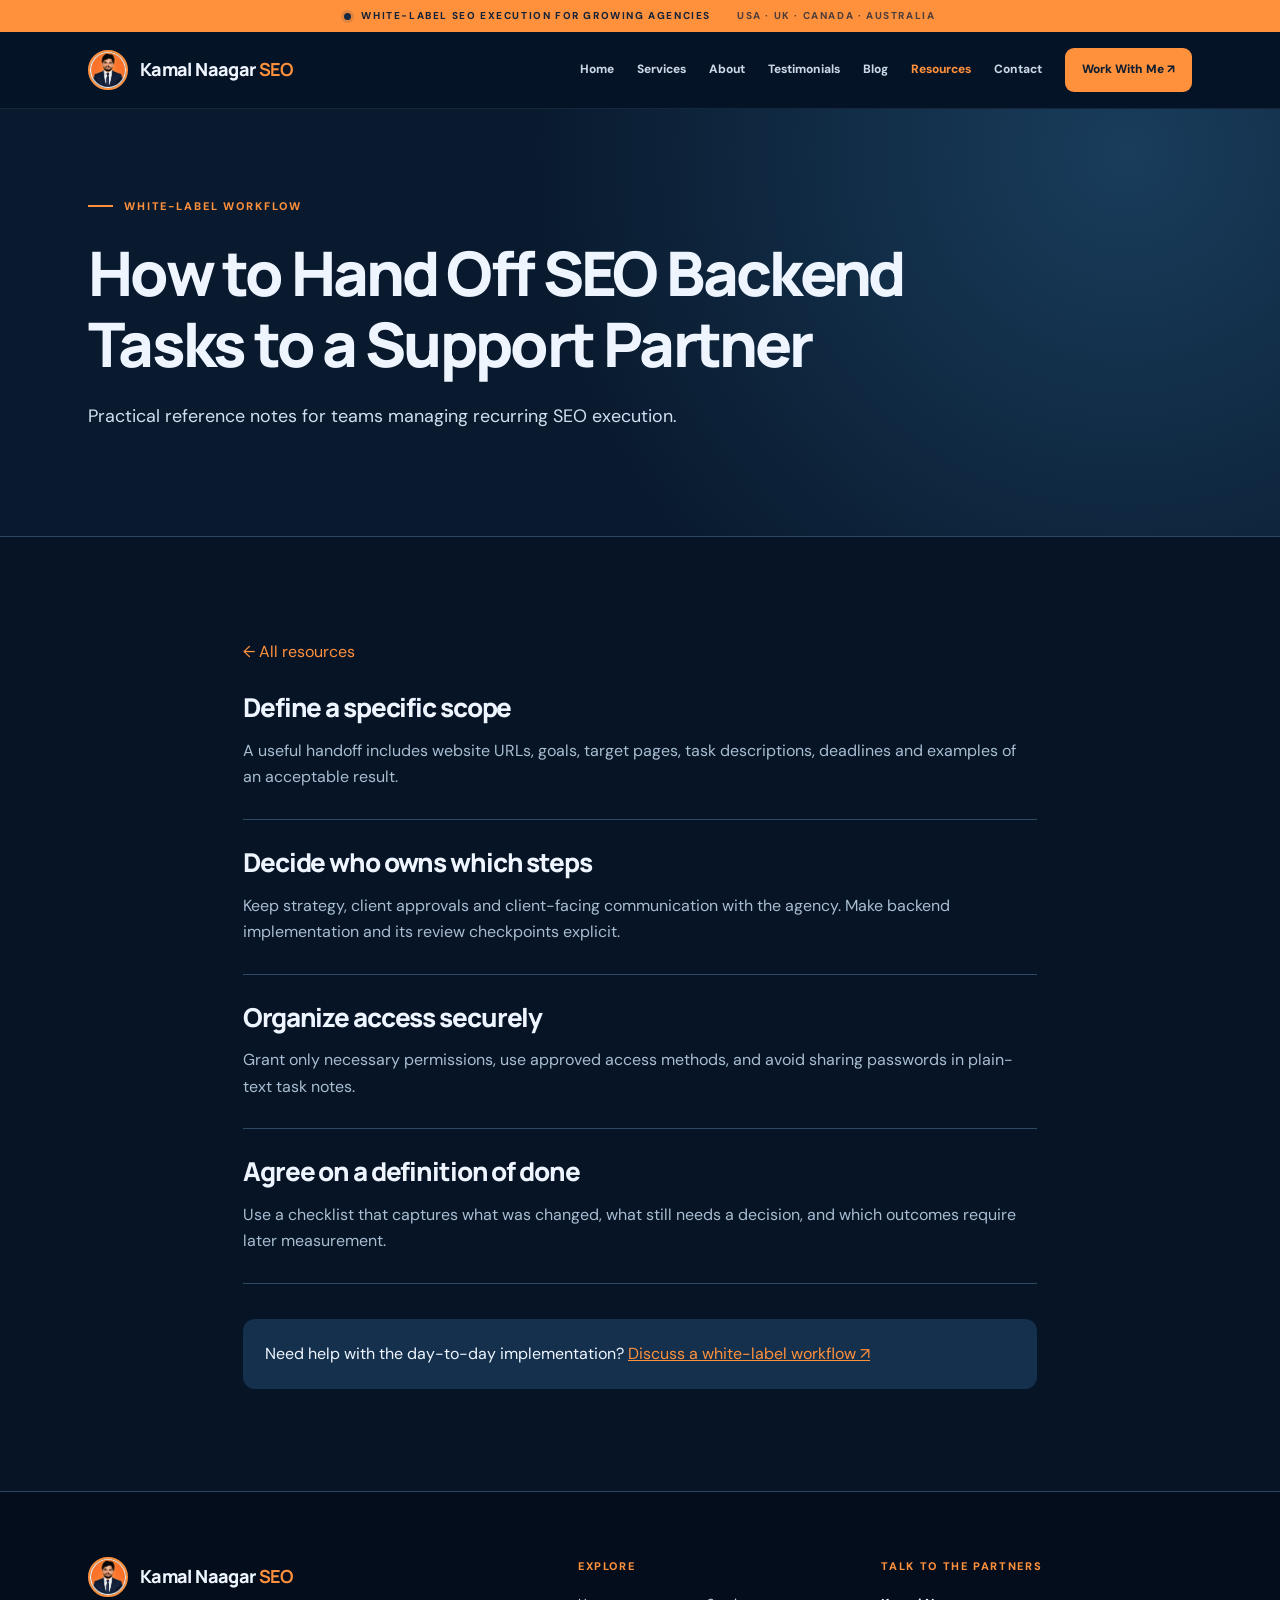
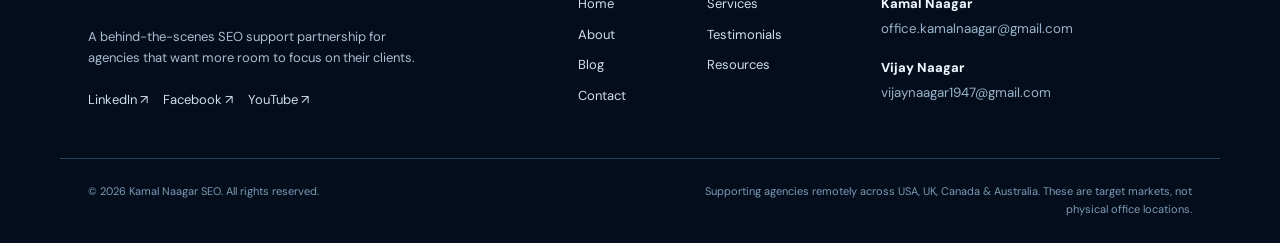
<file: resource-workflow.html>
<!DOCTYPE html>

<html lang="en"><head><meta charset="utf-8"/><meta content="width=device-width,initial-scale=1" name="viewport"/><meta content="#061426" name="theme-color"/><title>How to Hand Off SEO Backend Tasks to a Support Partner | Kamal Naagar SEO</title><meta content="How to Hand Off SEO Backend Tasks to a Support Partner - practical agency SEO guidance. " name="description"/><link href="https://kamalnaagarseo.github.io/resource-workflow.html" rel="canonical"/><meta content="website" property="og:type"/><meta content="How to Hand Off SEO Backend Tasks to a Support Partner" property="og:title"/><meta content="How to Hand Off SEO Backend Tasks to a Support Partner - practical agency SEO guidance. " property="og:description"/><meta content="https://kamalnaagarseo.github.io/kamal.jpg" property="og:image"/><link href="kamal.jpg" rel="icon" type="image/jpeg"/><style>
@import url('https://fonts.googleapis.com/css2?family=DM+Sans:wght@400;500;600;700;800&family=Manrope:wght@400;500;600;700;800&display=swap');
:root{--bg:#061426;--bg2:#091c32;--panel:#0f2742;--panel2:#112e4e;--ink:#eef5ff;--muted:#a9bdd2;--orange:#ff913d;--orange2:#ffb469;--line:#274360;--max:1160px}*{box-sizing:border-box}html{scroll-behavior:smooth}body{margin:0;min-width:320px;background:var(--bg);color:var(--ink);font-family:'DM Sans',Arial,sans-serif;font-size:16px;line-height:1.65;overflow-x:hidden}img{max-width:100%}button,input,textarea,select{font:inherit}button,a{-webkit-tap-highlight-color:transparent}a{color:inherit}a:focus-visible,button:focus-visible,input:focus-visible,textarea:focus-visible,select:focus-visible{outline:3px solid #ffbc7b;outline-offset:3px}h1,h2,h3{font-family:Manrope,Arial,sans-serif;letter-spacing:-.043em;line-height:1.15;margin:0}h1{font-size:clamp(2.75rem,5.5vw,5.2rem);font-weight:800}h2{font-size:clamp(2rem,3.8vw,3.55rem);font-weight:800}h2 em{font-style:normal;color:var(--orange)}h3{font-size:1.17rem}p{margin:0;color:var(--muted)}.wrap{max-width:var(--max);padding:0 28px;margin:0 auto}.topline{height:32px;display:flex;align-items:center;justify-content:center;gap:10px;background:var(--orange);color:#152339;font-size:10px;letter-spacing:.16em;font-weight:800}.pulse{height:7px;width:7px;border-radius:50%;background:#142940;box-shadow:0 0 0 3px #14294021}.topline-right{margin-left:16px;opacity:.75}.site-header{z-index:100;position:sticky;top:0;background:#061426f2;border-bottom:1px solid #253b5385;backdrop-filter:blur(18px)}.nav-row{height:76px;display:flex;align-items:center;justify-content:space-between;gap:20px}.logo{display:inline-flex;align-items:center;gap:12px;text-decoration:none;white-space:nowrap;font-family:Manrope,sans-serif;letter-spacing:-.035em;font-size:18px;font-weight:800}.logo img{width:40px;height:40px;border-radius:50%;border:2px solid var(--orange);object-fit:cover;background:#fff}.logo b{color:var(--orange)}.nav-links{display:flex;align-items:center;gap:23px}.nav-links a{text-decoration:none;font-size:12px;font-weight:800;color:#cad7e6;transition:color .2s}.nav-links a:hover,.nav-links a[aria-current="page"]{color:var(--orange)}.nav-links .nav-cta{color:#0e1e30;background:var(--orange);padding:12px 17px;border-radius:9px}.menu-toggle{display:none;flex-direction:column;align-items:center;justify-content:center;gap:5px;border:1px solid #46617c;border-radius:9px;background:#132b45;width:44px;height:44px}.menu-toggle span{display:block;width:19px;height:2px;background:#fff;border-radius:2px}.section{padding:102px 0}.section-alt{background:linear-gradient(130deg,#091b30,#0b2038)}.kicker{color:var(--orange);text-transform:uppercase;letter-spacing:.17em;font-size:11px;font-weight:800;display:flex;align-items:center;gap:11px;margin-bottom:23px}.kicker>span{height:2px;width:25px;flex:none;background:var(--orange)}.btn{display:inline-flex;align-items:center;justify-content:center;gap:16px;text-decoration:none;border-radius:11px;padding:15px 22px;font-weight:800;font-size:13px;transition:transform .2s,box-shadow .2s;white-space:nowrap}.btn:hover{transform:translateY(-3px)}.btn-primary{background:var(--orange);color:#071c32;box-shadow:0 7px 20px #ff913d22;border:none;cursor:pointer}.btn-outline{border:1px solid #476583;color:#f0f6ff;background:#ffffff05}.btn span{font-size:17px}.intro{font-size:clamp(1rem,1.4vw,1.2rem);line-height:1.75;color:#d1e0ef}.hero-home{position:relative;overflow:hidden;background:radial-gradient(circle at 85% 12%,#153c60 0,transparent 42%),linear-gradient(135deg,#061426 10%,#0a2038 90%)}.hero-home:before{content:"";position:absolute;inset:0;pointer-events:none;opacity:.19;background-image:linear-gradient(#31506a55 1px,transparent 1px),linear-gradient(90deg,#31506a55 1px,transparent 1px);background-size:46px 46px;mask-image:linear-gradient(90deg,transparent,#000)}.hero-layout{position:relative;display:grid;grid-template-columns:1fr 1fr;align-items:center;gap:58px;padding-top:90px;padding-bottom:67px}.hero-copy h1 span,.inner-hero h1 span{color:var(--orange)}.hero-copy .intro{margin-top:27px;max-width:500px}.support-text{max-width:460px;margin-top:14px;font-size:15px}.hero-actions{display:flex;flex-wrap:wrap;gap:11px;margin:30px 0 36px}.market-label{font-size:11px;letter-spacing:.12em;color:#839eb8;font-weight:800}.market-pills{display:flex;flex-wrap:wrap;gap:8px;margin-top:11px}.market-pills span{border:1px solid #375370;color:#d5e2ee;background:#0e2a43;font-weight:700;letter-spacing:0;font-size:12px;padding:5px 12px;border-radius:30px}.hero-art{position:relative;min-width:0;padding-bottom:40px}.art-frame{position:relative;overflow:hidden;border-radius:25px;border:1px solid #3d5c7c;box-shadow:0 32px 70px #0008;background:#18314c}.art-frame:after{content:"";position:absolute;inset:0;box-shadow:inset 0 0 0 1px #ffffff16;pointer-events:none}.art-frame>img{display:block;aspect-ratio:1.25;object-fit:cover;width:100%;height:auto;object-position:center}.art-label{position:absolute;bottom:16px;left:16px;right:16px;border:1px solid #55718e;background:#071a2fe8;color:#e5f1fa;backdrop-filter:blur(10px);padding:12px 14px;border-radius:10px;font-size:10px;font-weight:800;letter-spacing:.09em;display:flex;align-items:center;gap:10px}.eyedot{height:9px;width:9px;background:#ff963f;border-radius:100%}.hero-partners{display:flex;align-items:center;position:absolute;right:-13px;bottom:0;padding:12px 18px;border-radius:16px;border:1px solid #426282;background:#0d2a47;box-shadow:0 14px 30px #0006}.hero-partners img{width:41px;height:41px;border-radius:50%;border:2px solid var(--orange);object-fit:cover;margin-right:-10px;background:white}.hero-partners span{font-size:12px;margin-left:25px;color:#b9cadc;line-height:1.4}.hero-partners strong{color:white}.hero-bottom{position:relative;border-top:1px solid #31506c;display:flex;align-items:center;gap:20px;padding-top:22px;padding-bottom:22px;color:#96aec4;font-size:11px;letter-spacing:.06em;text-transform:uppercase;font-weight:800}.hero-line{height:1px;flex:1;background:#3e5a75}.section-heading{display:flex;align-items:end;justify-content:space-between;gap:38px;margin-bottom:38px}.section-heading>p{max-width:400px;font-size:15px}.service-grid{display:grid;grid-template-columns:repeat(3,minmax(0,1fr));gap:17px}.service-card{border:1px solid #2a4867;border-radius:17px;padding:25px 25px 30px;background:linear-gradient(155deg,#12304e,#0e2742);min-height:225px;transition:transform .25s,border-color .25s}.service-card:hover{transform:translateY(-5px);border-color:#ff913d85}.card-top{display:flex;justify-content:space-between;align-items:center;margin-bottom:24px}.service-num{font-size:11px;color:#7e9ebd;letter-spacing:.13em;font-weight:800}.service-icon{display:grid;place-items:center;width:42px;height:42px;border:1px solid #9d683f;background:#ff913d14;border-radius:12px;color:var(--orange);font-size:23px}.service-card h3{margin-bottom:11px}.service-card p{font-size:13px;line-height:1.75}.center-action{margin-top:30px}.editorial-grid{display:grid;grid-template-columns:.97fr 1.03fr;gap:65px;align-items:center}.editorial-image,.feature-image{position:relative;min-width:0;border:1px solid #335270;border-radius:23px;overflow:hidden;background:#12314f}.editorial-image img,.feature-image img{width:100%;display:block;aspect-ratio:1.15;object-fit:cover}.image-badge{position:absolute;left:18px;right:18px;bottom:18px;background:#091d32e8;border:1px solid #517392;border-radius:13px;padding:16px;display:flex;flex-direction:column;backdrop-filter:blur(12px)}.image-badge strong{color:#fff}.image-badge span{color:#becfe1;font-size:12px}.editorial-copy>p,.feature-text>p{margin:20px 0 26px}.timeline{display:grid;gap:13px;margin:28px 0 32px}.timeline>div{display:flex;gap:18px;padding-bottom:17px;border-bottom:1px solid #304d67}.timeline strong{color:var(--orange);font-size:18px}.timeline span{display:grid;gap:4px}.timeline b{color:#eff6ff}.timeline small{font-size:13px;color:var(--muted)}.testimonial-grid{display:grid;grid-template-columns:repeat(4,minmax(0,1fr));gap:16px}.testimonial-card{background:#112b47;border:1px solid #2a4867;border-radius:16px;overflow:hidden;text-decoration:none;transition:transform .2s}.testimonial-card:hover{transform:translateY(-4px)}.testimonial-visual{position:relative;aspect-ratio:16/11;background:radial-gradient(circle at 25% 10%,#274f73,#0a1e34);display:grid;place-items:center}.testimonial-visual img{position:absolute;width:100%;height:100%;object-fit:cover;opacity:.8}.play-icon{position:relative;z-index:2;background:#ff243a;color:#fff;border-radius:11px;padding:12px 18px;line-height:1;box-shadow:0 10px 25px #0008}.test-info{display:flex;flex-direction:column;padding:14px 15px;gap:5px}.test-info span:first-child{color:#f0f5fa;font-size:12px;font-weight:800}.test-info span:last-child{color:var(--orange);font-size:11px}.partner-callout{display:grid;grid-template-columns:auto 1fr auto;gap:35px;align-items:center}.partner-callout h2{font-size:clamp(1.9rem,3vw,2.9rem)}.partner-callout p{margin-top:14px;max-width:670px}.partner-stack{display:flex;align-items:center}.partner-stack img{width:100px;height:100px;object-fit:cover;border:5px solid #173650;border-radius:50%;background:white}.partner-stack img+img{margin-left:-35px}.cta-band{border:1px solid #6b594e;border-radius:25px;display:flex;justify-content:space-between;align-items:center;gap:30px;padding:45px 48px;background:radial-gradient(circle at 92% 10%,#2d4055,#122b45 55%)}.cta-band h2{font-size:clamp(1.8rem,3vw,2.8rem)}.cta-band p{margin-top:12px}.inner-hero{background:radial-gradient(circle at 88% 10%,#193d5c 0,transparent 50%),#091a2e;border-bottom:1px solid #294561;padding:92px 0}.inner-hero-grid{display:grid;grid-template-columns:1fr 1fr;gap:55px;align-items:center}.inner-hero h1{font-size:clamp(2.6rem,4.8vw,4.5rem)}.inner-hero .intro{max-width:700px;margin:22px 0 30px}.inner-hero-image{position:relative;border:1px solid #3a5a74;border-radius:22px;padding:9px;background:#132c47;overflow:hidden}.inner-hero-image img{display:block;aspect-ratio:1.4;object-fit:cover;width:100%;border-radius:15px}.image-note{position:absolute;bottom:14px;right:14px;color:#d6e4ef;font-size:10px;background:#061426c9;padding:5px 10px;border-radius:7px}.feature-row{display:grid;grid-template-columns:1fr 1fr;gap:55px;align-items:center}.feature-image img{aspect-ratio:1.25}.tick-list{padding:0;margin:20px 0 31px;list-style:none;display:grid;gap:11px}.tick-list li{padding-left:28px;position:relative;color:#d0deeb}.tick-list li:before{content:'✓';position:absolute;left:0;color:var(--orange);font-weight:900}.compact-hero{padding:88px 0 73px}.compact-hero h1{max-width:850px}.about-hero{text-align:left}.team-portraits{display:flex;align-items:center;gap:0;margin-top:27px}.team-portraits>img{height:78px;width:78px;object-fit:cover;border-radius:50%;border:4px solid var(--orange);background:#fff}.team-portraits>img+img{margin-left:-16px}.team-portraits>div{display:grid;margin-left:18px}.team-portraits strong{color:#fff}.team-portraits span{font-size:13px;color:var(--muted)}.team-grid{display:grid;grid-template-columns:1fr 1fr;gap:23px}.team-card{background:#102a46;border:1px solid #2e4e6c;border-radius:23px;overflow:hidden;display:grid;grid-template-columns:44% 56%;min-height:385px}.team-photo{background:#132942;min-width:0}.team-photo img{width:100%;height:100%;min-height:385px;object-fit:cover;object-position:center}.team-body{padding:34px 25px;display:flex;flex-direction:column;align-items:start;justify-content:center;gap:10px;min-width:0}.role-label{font-size:10px;color:var(--orange);font-weight:800;letter-spacing:.13em}.team-body h3{font-size:1.8rem;margin-bottom:5px}.team-body p{font-size:13px;margin-bottom:13px}.team-body a{font-size:12px;overflow-wrap:anywhere;color:#ffc08b;text-decoration:none}.contact-grid{display:grid;grid-template-columns:1.3fr .8fr;gap:28px;align-items:start}.contact-panel,.contact-side{border-radius:24px;background:#102943;border:1px solid #2b4a67;padding:35px}.contact-panel h2,.contact-side h2{font-size:clamp(1.8rem,3vw,2.6rem);margin-bottom:14px}.contact-panel>p{margin-bottom:26px;font-size:14px}.contact-form{display:grid;gap:18px}.form-row{display:grid;grid-template-columns:1fr 1fr;gap:17px}.contact-form label{display:grid;gap:8px;color:#e5f2ff;font-size:12px;font-weight:800}.contact-form input,.contact-form select,.contact-form textarea{width:100%;border-radius:10px;border:1px solid #3a5975;background:#061c31;color:#eff6ff;padding:12px 14px;outline:none;min-width:0}.contact-form textarea{resize:vertical}.contact-form input::placeholder,.contact-form textarea::placeholder{color:#7f9bb5}.contact-form .btn{justify-self:start}.form-disclosure{font-size:12px}.form-error{font-size:13px;color:#ffcbac}.contact-person{border-bottom:1px solid #34536e;display:flex;gap:15px;padding:20px 0;align-items:center}.contact-person img{width:68px;height:68px;object-fit:cover;border:2px solid var(--orange);background:#fff;border-radius:14px}.contact-person h3{font-size:16px}.contact-person p{font-size:12px;margin:3px 0}.contact-person a{font-size:12px;color:var(--orange);overflow-wrap:anywhere;text-decoration:none}.contact-note{margin-top:25px;border-radius:12px;background:#0b213a;padding:20px}.contact-note p{margin:10px 0}.contact-note small{color:#9eb5cd}.embed-grid{display:grid;grid-template-columns:1fr 1fr;gap:25px}.embed-card{border:1px solid #2f4d6a;border-radius:18px;overflow:hidden;background:#112a46}.embed-card iframe{display:block;width:100%;aspect-ratio:16/9;border:0}.embed-meta{padding:18px 20px;display:flex;align-items:center;justify-content:space-between;gap:15px}.embed-meta h3{font-size:15px}.embed-meta a{color:var(--orange);text-decoration:none;font-size:12px;white-space:nowrap}.resource-grid{display:grid;grid-template-columns:1fr 1fr;gap:25px}.resource-card{background:#102a46;border:1px solid #34536e;border-radius:20px;overflow:hidden;text-decoration:none;padding:26px}.resource-art{background:linear-gradient(100deg,#183e62,#09223b);height:140px;margin:-26px -26px 24px;display:grid;place-items:center}.resource-art span{font-size:66px;color:var(--orange)}.resource-card h2{font-size:25px;margin:11px 0}.resource-card p{margin-bottom:15px}.resource-card strong{color:var(--orange);font-size:13px}.article-body{max-width:850px}.article-body .backlink{color:var(--orange);text-decoration:none}.article-body section{padding:28px 0;border-bottom:1px solid #2d4a64}.article-body h2{font-size:26px;margin-bottom:15px}.article-body p{font-size:16px}.article-end{margin-top:35px;background:#14304c;padding:22px;border-radius:12px}.article-end a{color:var(--orange)}.site-footer{background:#030d1b;border-top:1px solid #294762;padding:65px 0 25px}.footer-main{display:grid;grid-template-columns:1.4fr .8fr 1fr;gap:55px}.foot-about>p{margin:20px 0;max-width:340px;font-size:13px}.foot-label{font-size:11px;font-weight:800;color:var(--orange);letter-spacing:.15em;text-transform:uppercase;display:block;margin-bottom:18px}.footer-nav{display:grid;grid-template-columns:1fr 1fr;gap:9px}.footer-nav a,.social-links a{font-size:13px;text-decoration:none;color:#d0deeb}.social-links{display:flex;gap:15px;flex-wrap:wrap}.foot-email{font-size:13px;display:block;color:#f2f7ff;text-decoration:none;font-weight:800;margin-top:16px}.foot-email:first-of-type{margin-top:0}.footer-main small{color:#9bb4cb;overflow-wrap:anywhere}.bottomline{display:flex;justify-content:space-between;gap:25px;margin-top:48px;padding-top:23px;border-top:1px solid #29425d;color:#7e9bb5;font-size:11px}.bottomline span:last-child{text-align:right;max-width:510px}
@media(max-width:1050px){.nav-links{gap:13px}.hero-layout{gap:30px}.team-card{grid-template-columns:1fr}.team-photo img{max-height:270px;min-height:250px}.team-body{padding:30px}}@media(max-width:850px){.menu-toggle{display:flex;cursor:pointer}.nav-links{display:none;position:absolute;top:76px;left:0;right:0;padding:22px 28px 30px;background:#071a2d;box-shadow:0 20px 30px #0008;border-bottom:1px solid #345773;flex-direction:column;align-items:stretch;gap:0}.nav-links.open{display:flex}.nav-links a{font-size:15px;padding:12px 0}.nav-links .nav-cta{text-align:center;margin-top:15px;padding:12px}.hero-layout,.editorial-grid,.feature-row,.inner-hero-grid,.contact-grid{grid-template-columns:1fr}.hero-copy{max-width:720px}.hero-art{max-width:650px}.hero-home .hero-layout{padding-top:65px}.section-heading{display:block}.section-heading>p{margin-top:20px;max-width:700px}.service-grid{grid-template-columns:repeat(2,minmax(0,1fr))}.testimonial-grid{grid-template-columns:repeat(2,minmax(0,1fr))}.partner-callout{grid-template-columns:auto 1fr}.partner-callout>.btn{grid-column:2;justify-self:start}.footer-main{gap:30px}.inner-hero-grid{gap:35px}.inner-hero-image{max-width:700px}.topline-right{display:none}}@media(max-width:620px){.wrap{padding:0 20px}.topline{font-size:8px;letter-spacing:.09em}.nav-row{height:68px}.nav-links{top:68px}.logo{font-size:16px}.logo img{width:36px;height:36px}.section{padding:68px 0}.hero-layout{padding-top:50px;padding-bottom:48px}.hero-copy h1{font-size:clamp(2.6rem,10vw,3.8rem)}.hero-art{padding-right:8px;padding-bottom:30px}.hero-partners{right:0}.hero-bottom{align-items:flex-start;flex-direction:column;gap:5px;font-size:10px}.hero-line{display:none}.art-label{font-size:8px;bottom:12px;left:10px;right:10px}.service-grid,.testimonial-grid,.team-grid,.embed-grid,.resource-grid,.form-row{grid-template-columns:1fr}.service-card{min-height:auto}.partner-callout{grid-template-columns:1fr}.partner-callout>.btn{grid-column:auto}.cta-band{padding:30px 23px;flex-direction:column;align-items:stretch}.cta-band .btn{align-self:start}.inner-hero{padding:62px 0}.contact-panel,.contact-side{padding:23px}.footer-main{grid-template-columns:1fr}.bottomline{flex-direction:column}.bottomline span:last-child{text-align:left}.team-card{grid-template-columns:1fr}.team-photo img{max-height:340px}.embed-meta{align-items:flex-start;flex-direction:column}.partner-stack img{width:84px;height:84px}.hero-actions>.btn{font-size:12px;padding:13px 17px}.section-heading h2{font-size:clamp(2rem,9vw,3rem)}}@media(prefers-reduced-motion:reduce){*,*:before,*:after{scroll-behavior:auto!important;transition:none!important}}


/* Guaranteed resilient responsive layout */
html,body{width:100%;max-width:100%;overflow-x:clip}
.wrap{width:min(100% - 40px,1160px);margin-inline:auto}
img,video,iframe{max-width:100%}
.hero-art,.hero-copy,.feature-image,.feature-text,.inner-hero-image,.team-card,.contact-panel,.contact-side{min-width:0}
.team-portraits img{width:86px;height:86px;object-fit:cover;border-radius:50%;border:3px solid #ff913d}
.team-photo img{object-fit:cover;object-position:center 25%}
.contact-person{min-width:0}
.contact-person img{width:74px;height:74px;object-fit:cover;border-radius:50%;flex:none}
.contact-person a,.foot-email{overflow-wrap:anywhere}
.testimonial-visual img{width:100%;height:100%;object-fit:cover}
@media(max-width:980px){.wrap{width:min(100% - 32px,1160px)}.hero-layout,.inner-hero-grid,.feature-row,.contact-grid{grid-template-columns:1fr}.hero-art{max-width:660px}.service-grid{grid-template-columns:repeat(2,minmax(0,1fr))}.team-grid{grid-template-columns:1fr}.testimonial-grid{grid-template-columns:repeat(2,minmax(0,1fr))}}
@media(max-width:640px){.wrap{width:min(100% - 28px,1160px)}.service-grid,.testimonial-grid,.form-row{grid-template-columns:1fr}.team-card{display:block}.team-photo{height:330px}.team-photo img{min-height:0;height:100%;width:100%}.hero-layout{padding-top:54px}.inner-hero{padding-top:64px}.contact-panel,.contact-side{padding:22px}.hero-art{width:100%}.hero-actions .btn{width:100%}.site-header .logo span{font-size:14px}}

</style><link href="styles.css" rel="stylesheet"/><script defer="" src="site.js"></script><style>
/* FINAL IMAGE LAYOUT: keep entire original illustrations visible */
.hero-layout{grid-template-columns:minmax(0,.95fr) minmax(0,1.05fr);gap:54px}
.hero-art{width:100%;min-width:0;padding-bottom:28px}
.art-frame{width:100%;overflow:hidden;border-radius:22px}
.art-frame>img{width:100%;height:auto;aspect-ratio:16/9;object-fit:contain;object-position:center;display:block}
.editorial-image img,.feature-image img{width:100%;height:auto;aspect-ratio:16/9;object-fit:contain;object-position:center;display:block}
.inner-hero-image img{width:100%;height:auto;aspect-ratio:16/9;object-fit:contain;object-position:center;display:block;border-radius:13px}
.hero-partners{right:10px;bottom:0}
.editorial-image,.feature-image{overflow:hidden}
.editorial-grid,.feature-row{grid-template-columns:minmax(0,1fr) minmax(0,1fr);gap:52px}
.image-badge{bottom:12px;left:12px;right:12px}
.team-photo img{object-position:center 18%}
.testimonial-visual img{object-fit:cover;object-position:center}
@media(max-width:980px){.hero-layout,.editorial-grid,.feature-row,.inner-hero-grid{grid-template-columns:minmax(0,1fr)}.hero-art{max-width:720px}.hero-partners{right:5px}.inner-hero-image,.feature-image{max-width:100%;margin:0}}
@media(max-width:620px){.hero-art{padding-bottom:34px}.art-frame>img,.editorial-image img,.feature-image img,.inner-hero-image img{aspect-ratio:16/9;object-fit:contain}.hero-partners{right:0;bottom:0}.image-badge{padding:10px 12px}.inner-hero-image{padding:7px}}
</style><script type="application/ld+json">{
  "@context": "https://schema.org",
  "@graph": [
    {
      "@type": "Person",
      "@id": "https://kamalnaagarseo.github.io/#vijay",
      "name": "Vijay Naagar",
      "url": "https://kamalnaagarseo.github.io/about.html",
      "image": "https://kamalnaagarseo.github.io/vijay.jpg",
      "email": "vijaynaagar1947@gmail.com",
      "jobTitle": "SEO Backend Support Partner",
      "worksFor": {
        "@id": "https://kamalnaagarseo.github.io/#organization"
      },
      "sameAs": [
        "https://linktr.ee/vijaynaagarseo",
        "https://www.instagram.com/who_francis",
        "https://www.facebook.com/vijay.naagar.7",
        "https://www.linkedin.com/in/vijay-naagar-seo",
        "https://www.upwork.com/freelancers/~017038b271f5c2be24",
        "https://x.com/vijay_naagar_seo",
        "https://www.snapchat.com/@who_francis",
        "https://in.pinterest.com/vijaynaagarseo"
      ],
      "contactPoint": {
        "@type": "ContactPoint",
        "contactType": "WhatsApp",
        "url": "https://wa.me/7404448144"
      }
    },
    {
      "@type": "WebPage",
      "@id": "https://kamalnaagarseo.github.io/resource-workflow.html#webpage",
      "url": "https://kamalnaagarseo.github.io/resource-workflow.html",
      "isPartOf": {
        "@id": "https://kamalnaagarseo.github.io/#website"
      },
      "inLanguage": "en",
      "publisher": {
        "@id": "https://kamalnaagarseo.github.io/#organization"
      },
      "description": "How to Hand Off SEO Backend Tasks to a Support Partner - practical agency SEO guidance. "
    },
    {
      "@type": "BreadcrumbList",
      "@id": "https://kamalnaagarseo.github.io/resource-workflow.html#breadcrumb",
      "itemListElement": [
        {
          "@type": "ListItem",
          "position": 1,
          "name": "Home",
          "item": "https://kamalnaagarseo.github.io/"
        },
        {
          "@type": "ListItem",
          "position": 2,
          "name": "Resources",
          "item": "https://kamalnaagarseo.github.io/resources.html"
        },
        {
          "@type": "ListItem",
          "position": 3,
          "name": "How to Hand Off SEO Backend Tasks to a Support Partner",
          "item": "https://kamalnaagarseo.github.io/resource-workflow.html"
        }
      ]
    },
    {
      "@type": "Article",
      "@id": "https://kamalnaagarseo.github.io/resource-workflow.html#article",
      "headline": "How to Hand Off SEO Backend Tasks to a Support Partner",
      "description": "How to Hand Off SEO Backend Tasks to a Support Partner - practical agency SEO guidance. ",
      "url": "https://kamalnaagarseo.github.io/resource-workflow.html",
      "mainEntityOfPage": {
        "@id": "https://kamalnaagarseo.github.io/resource-workflow.html#webpage"
      },
      "author": {
        "@id": "https://kamalnaagarseo.github.io/#organization"
      },
      "publisher": {
        "@id": "https://kamalnaagarseo.github.io/#organization"
      },
      "inLanguage": "en"
    }
  ]
}</script></head><body><div class="topline"><span class="pulse"></span> WHITE-LABEL SEO EXECUTION FOR GROWING AGENCIES <span class="topline-right">USA · UK · CANADA · AUSTRALIA</span></div><header class="site-header"><div class="wrap nav-row"><a class="logo" href="index.html"><img alt="Kamal Naagar portrait mark" height="38" src="kamal.jpg" width="38"/><span>Kamal Naagar <b>SEO</b></span></a><button aria-controls="nav-links" aria-expanded="false" aria-label="Open navigation" class="menu-toggle" type="button"><span></span><span></span><span></span></button><nav aria-label="Main navigation" class="nav-links" id="nav-links"><a href="index.html">Home</a><a href="services.html">Services</a><a href="about.html">About</a><a href="testimonials.html">Testimonials</a><a href="blog.html">Blog</a><a aria-current="page" href="resources.html">Resources</a><a href="contact.html">Contact</a><a class="nav-cta" href="mailto:office.kamalnaagar@gmail.com?subject=White-Label%20SEO%20Backend%20Support%20Inquiry">Work With Me ↗</a></nav></div></header><main><section class="inner-hero compact-hero"><div class="wrap"><div class="kicker"><span></span>WHITE-LABEL WORKFLOW</div><h1>How to Hand Off SEO Backend Tasks to a Support Partner</h1><p class="intro">Practical reference notes for teams managing recurring SEO execution.</p></div></section><section class="section"><article class="wrap article-body"><a class="backlink" href="resources.html">← All resources</a><section><h2>Define a specific scope</h2><p>A useful handoff includes website URLs, goals, target pages, task descriptions, deadlines and examples of an acceptable result.</p></section><section><h2>Decide who owns which steps</h2><p>Keep strategy, client approvals and client-facing communication with the agency. Make backend implementation and its review checkpoints explicit.</p></section><section><h2>Organize access securely</h2><p>Grant only necessary permissions, use approved access methods, and avoid sharing passwords in plain-text task notes.</p></section><section><h2>Agree on a definition of done</h2><p>Use a checklist that captures what was changed, what still needs a decision, and which outcomes require later measurement.</p></section><div class="article-end">Need help with the day-to-day implementation? <a href="contact.html">Discuss a white-label workflow ↗</a></div></article></section></main><footer class="site-footer"><div class="wrap footer-main"><div class="foot-about"><a class="logo" href="index.html"><img alt="Kamal Naagar portrait mark" height="38" src="kamal.jpg" width="38"/><span>Kamal Naagar <b>SEO</b></span></a><p>A behind-the-scenes SEO support partnership for agencies that want more room to focus on their clients.</p><div class="social-links"><a href="https://in.linkedin.com/in/kamal-naagar-seo" rel="noopener noreferrer" target="_blank">LinkedIn ↗</a><a href="https://www.facebook.com/kamal.naagar.5" rel="noopener noreferrer" target="_blank">Facebook ↗</a><a href="https://www.youtube.com/@kamalnaagarseo" rel="noopener noreferrer" target="_blank">YouTube ↗</a></div></div><div><span class="foot-label">Explore</span><div class="footer-nav"><a href="index.html">Home</a><a href="services.html">Services</a><a href="about.html">About</a><a href="testimonials.html">Testimonials</a><a href="blog.html">Blog</a><a href="resources.html">Resources</a><a href="contact.html">Contact</a></div></div><div><span class="foot-label">Talk to the partners</span><a class="foot-email" href="mailto:office.kamalnaagar@gmail.com">Kamal Naagar</a><small>office.kamalnaagar@gmail.com</small><a class="foot-email" href="mailto:vijaynaagar1947@gmail.com">Vijay Naagar</a><small>vijaynaagar1947@gmail.com</small></div></div><div class="wrap bottomline"><span>© 2026 Kamal Naagar SEO. All rights reserved.</span><span>Supporting agencies remotely across USA, UK, Canada &amp; Australia. These are target markets, not physical office locations.</span></div></footer></body></html>
</file>
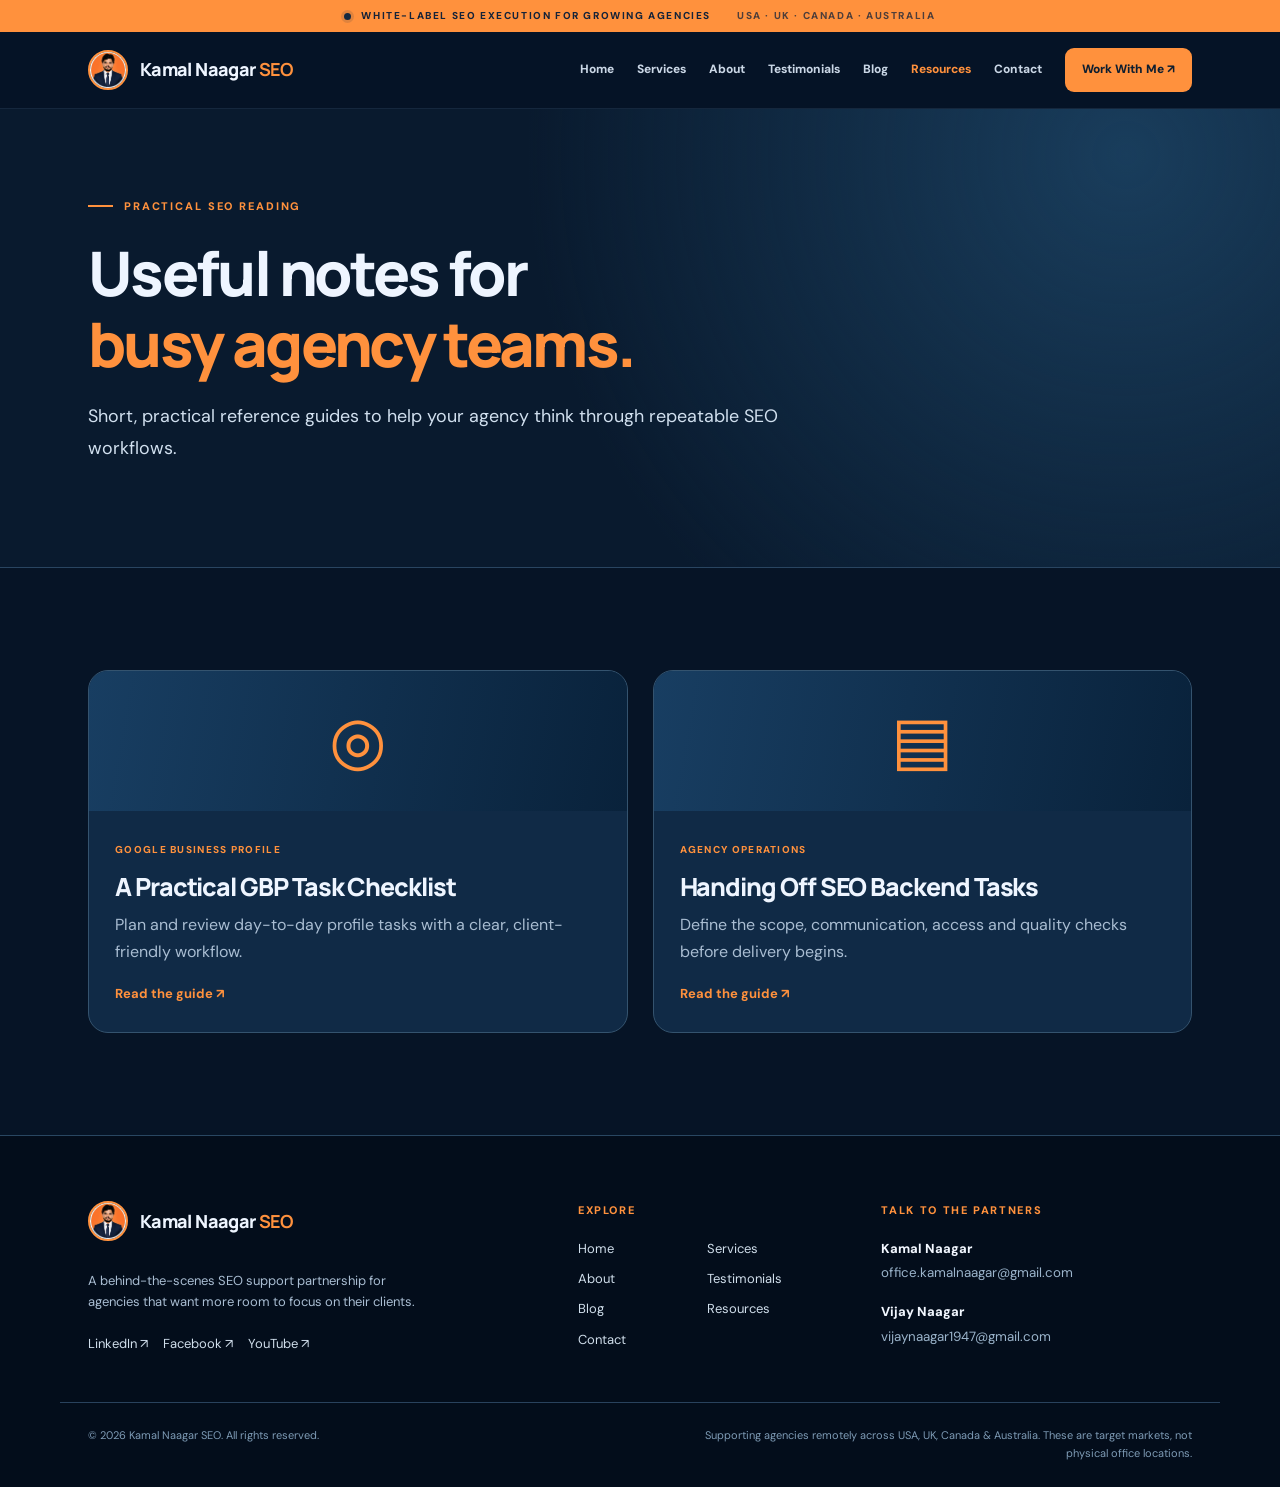
<file: resources.html>
<!DOCTYPE html>

<html lang="en"><head><meta charset="utf-8"/><meta content="width=device-width,initial-scale=1" name="viewport"/><meta content="#061426" name="theme-color"/><title>Agency SEO Resources | Kamal Naagar SEO</title><meta content="Practical local SEO and white-label agency workflow resources from Kamal Naagar SEO." name="description"/><link href="https://kamalnaagarseo.github.io/resources.html" rel="canonical"/><meta content="website" property="og:type"/><meta content="Agency SEO Resources" property="og:title"/><meta content="Practical local SEO and white-label agency workflow resources from Kamal Naagar SEO." property="og:description"/><meta content="https://kamalnaagarseo.github.io/kamal.jpg" property="og:image"/><link href="kamal.jpg" rel="icon" type="image/jpeg"/><style>
@import url('https://fonts.googleapis.com/css2?family=DM+Sans:wght@400;500;600;700;800&family=Manrope:wght@400;500;600;700;800&display=swap');
:root{--bg:#061426;--bg2:#091c32;--panel:#0f2742;--panel2:#112e4e;--ink:#eef5ff;--muted:#a9bdd2;--orange:#ff913d;--orange2:#ffb469;--line:#274360;--max:1160px}*{box-sizing:border-box}html{scroll-behavior:smooth}body{margin:0;min-width:320px;background:var(--bg);color:var(--ink);font-family:'DM Sans',Arial,sans-serif;font-size:16px;line-height:1.65;overflow-x:hidden}img{max-width:100%}button,input,textarea,select{font:inherit}button,a{-webkit-tap-highlight-color:transparent}a{color:inherit}a:focus-visible,button:focus-visible,input:focus-visible,textarea:focus-visible,select:focus-visible{outline:3px solid #ffbc7b;outline-offset:3px}h1,h2,h3{font-family:Manrope,Arial,sans-serif;letter-spacing:-.043em;line-height:1.15;margin:0}h1{font-size:clamp(2.75rem,5.5vw,5.2rem);font-weight:800}h2{font-size:clamp(2rem,3.8vw,3.55rem);font-weight:800}h2 em{font-style:normal;color:var(--orange)}h3{font-size:1.17rem}p{margin:0;color:var(--muted)}.wrap{max-width:var(--max);padding:0 28px;margin:0 auto}.topline{height:32px;display:flex;align-items:center;justify-content:center;gap:10px;background:var(--orange);color:#152339;font-size:10px;letter-spacing:.16em;font-weight:800}.pulse{height:7px;width:7px;border-radius:50%;background:#142940;box-shadow:0 0 0 3px #14294021}.topline-right{margin-left:16px;opacity:.75}.site-header{z-index:100;position:sticky;top:0;background:#061426f2;border-bottom:1px solid #253b5385;backdrop-filter:blur(18px)}.nav-row{height:76px;display:flex;align-items:center;justify-content:space-between;gap:20px}.logo{display:inline-flex;align-items:center;gap:12px;text-decoration:none;white-space:nowrap;font-family:Manrope,sans-serif;letter-spacing:-.035em;font-size:18px;font-weight:800}.logo img{width:40px;height:40px;border-radius:50%;border:2px solid var(--orange);object-fit:cover;background:#fff}.logo b{color:var(--orange)}.nav-links{display:flex;align-items:center;gap:23px}.nav-links a{text-decoration:none;font-size:12px;font-weight:800;color:#cad7e6;transition:color .2s}.nav-links a:hover,.nav-links a[aria-current="page"]{color:var(--orange)}.nav-links .nav-cta{color:#0e1e30;background:var(--orange);padding:12px 17px;border-radius:9px}.menu-toggle{display:none;flex-direction:column;align-items:center;justify-content:center;gap:5px;border:1px solid #46617c;border-radius:9px;background:#132b45;width:44px;height:44px}.menu-toggle span{display:block;width:19px;height:2px;background:#fff;border-radius:2px}.section{padding:102px 0}.section-alt{background:linear-gradient(130deg,#091b30,#0b2038)}.kicker{color:var(--orange);text-transform:uppercase;letter-spacing:.17em;font-size:11px;font-weight:800;display:flex;align-items:center;gap:11px;margin-bottom:23px}.kicker>span{height:2px;width:25px;flex:none;background:var(--orange)}.btn{display:inline-flex;align-items:center;justify-content:center;gap:16px;text-decoration:none;border-radius:11px;padding:15px 22px;font-weight:800;font-size:13px;transition:transform .2s,box-shadow .2s;white-space:nowrap}.btn:hover{transform:translateY(-3px)}.btn-primary{background:var(--orange);color:#071c32;box-shadow:0 7px 20px #ff913d22;border:none;cursor:pointer}.btn-outline{border:1px solid #476583;color:#f0f6ff;background:#ffffff05}.btn span{font-size:17px}.intro{font-size:clamp(1rem,1.4vw,1.2rem);line-height:1.75;color:#d1e0ef}.hero-home{position:relative;overflow:hidden;background:radial-gradient(circle at 85% 12%,#153c60 0,transparent 42%),linear-gradient(135deg,#061426 10%,#0a2038 90%)}.hero-home:before{content:"";position:absolute;inset:0;pointer-events:none;opacity:.19;background-image:linear-gradient(#31506a55 1px,transparent 1px),linear-gradient(90deg,#31506a55 1px,transparent 1px);background-size:46px 46px;mask-image:linear-gradient(90deg,transparent,#000)}.hero-layout{position:relative;display:grid;grid-template-columns:1fr 1fr;align-items:center;gap:58px;padding-top:90px;padding-bottom:67px}.hero-copy h1 span,.inner-hero h1 span{color:var(--orange)}.hero-copy .intro{margin-top:27px;max-width:500px}.support-text{max-width:460px;margin-top:14px;font-size:15px}.hero-actions{display:flex;flex-wrap:wrap;gap:11px;margin:30px 0 36px}.market-label{font-size:11px;letter-spacing:.12em;color:#839eb8;font-weight:800}.market-pills{display:flex;flex-wrap:wrap;gap:8px;margin-top:11px}.market-pills span{border:1px solid #375370;color:#d5e2ee;background:#0e2a43;font-weight:700;letter-spacing:0;font-size:12px;padding:5px 12px;border-radius:30px}.hero-art{position:relative;min-width:0;padding-bottom:40px}.art-frame{position:relative;overflow:hidden;border-radius:25px;border:1px solid #3d5c7c;box-shadow:0 32px 70px #0008;background:#18314c}.art-frame:after{content:"";position:absolute;inset:0;box-shadow:inset 0 0 0 1px #ffffff16;pointer-events:none}.art-frame>img{display:block;aspect-ratio:1.25;object-fit:cover;width:100%;height:auto;object-position:center}.art-label{position:absolute;bottom:16px;left:16px;right:16px;border:1px solid #55718e;background:#071a2fe8;color:#e5f1fa;backdrop-filter:blur(10px);padding:12px 14px;border-radius:10px;font-size:10px;font-weight:800;letter-spacing:.09em;display:flex;align-items:center;gap:10px}.eyedot{height:9px;width:9px;background:#ff963f;border-radius:100%}.hero-partners{display:flex;align-items:center;position:absolute;right:-13px;bottom:0;padding:12px 18px;border-radius:16px;border:1px solid #426282;background:#0d2a47;box-shadow:0 14px 30px #0006}.hero-partners img{width:41px;height:41px;border-radius:50%;border:2px solid var(--orange);object-fit:cover;margin-right:-10px;background:white}.hero-partners span{font-size:12px;margin-left:25px;color:#b9cadc;line-height:1.4}.hero-partners strong{color:white}.hero-bottom{position:relative;border-top:1px solid #31506c;display:flex;align-items:center;gap:20px;padding-top:22px;padding-bottom:22px;color:#96aec4;font-size:11px;letter-spacing:.06em;text-transform:uppercase;font-weight:800}.hero-line{height:1px;flex:1;background:#3e5a75}.section-heading{display:flex;align-items:end;justify-content:space-between;gap:38px;margin-bottom:38px}.section-heading>p{max-width:400px;font-size:15px}.service-grid{display:grid;grid-template-columns:repeat(3,minmax(0,1fr));gap:17px}.service-card{border:1px solid #2a4867;border-radius:17px;padding:25px 25px 30px;background:linear-gradient(155deg,#12304e,#0e2742);min-height:225px;transition:transform .25s,border-color .25s}.service-card:hover{transform:translateY(-5px);border-color:#ff913d85}.card-top{display:flex;justify-content:space-between;align-items:center;margin-bottom:24px}.service-num{font-size:11px;color:#7e9ebd;letter-spacing:.13em;font-weight:800}.service-icon{display:grid;place-items:center;width:42px;height:42px;border:1px solid #9d683f;background:#ff913d14;border-radius:12px;color:var(--orange);font-size:23px}.service-card h3{margin-bottom:11px}.service-card p{font-size:13px;line-height:1.75}.center-action{margin-top:30px}.editorial-grid{display:grid;grid-template-columns:.97fr 1.03fr;gap:65px;align-items:center}.editorial-image,.feature-image{position:relative;min-width:0;border:1px solid #335270;border-radius:23px;overflow:hidden;background:#12314f}.editorial-image img,.feature-image img{width:100%;display:block;aspect-ratio:1.15;object-fit:cover}.image-badge{position:absolute;left:18px;right:18px;bottom:18px;background:#091d32e8;border:1px solid #517392;border-radius:13px;padding:16px;display:flex;flex-direction:column;backdrop-filter:blur(12px)}.image-badge strong{color:#fff}.image-badge span{color:#becfe1;font-size:12px}.editorial-copy>p,.feature-text>p{margin:20px 0 26px}.timeline{display:grid;gap:13px;margin:28px 0 32px}.timeline>div{display:flex;gap:18px;padding-bottom:17px;border-bottom:1px solid #304d67}.timeline strong{color:var(--orange);font-size:18px}.timeline span{display:grid;gap:4px}.timeline b{color:#eff6ff}.timeline small{font-size:13px;color:var(--muted)}.testimonial-grid{display:grid;grid-template-columns:repeat(4,minmax(0,1fr));gap:16px}.testimonial-card{background:#112b47;border:1px solid #2a4867;border-radius:16px;overflow:hidden;text-decoration:none;transition:transform .2s}.testimonial-card:hover{transform:translateY(-4px)}.testimonial-visual{position:relative;aspect-ratio:16/11;background:radial-gradient(circle at 25% 10%,#274f73,#0a1e34);display:grid;place-items:center}.testimonial-visual img{position:absolute;width:100%;height:100%;object-fit:cover;opacity:.8}.play-icon{position:relative;z-index:2;background:#ff243a;color:#fff;border-radius:11px;padding:12px 18px;line-height:1;box-shadow:0 10px 25px #0008}.test-info{display:flex;flex-direction:column;padding:14px 15px;gap:5px}.test-info span:first-child{color:#f0f5fa;font-size:12px;font-weight:800}.test-info span:last-child{color:var(--orange);font-size:11px}.partner-callout{display:grid;grid-template-columns:auto 1fr auto;gap:35px;align-items:center}.partner-callout h2{font-size:clamp(1.9rem,3vw,2.9rem)}.partner-callout p{margin-top:14px;max-width:670px}.partner-stack{display:flex;align-items:center}.partner-stack img{width:100px;height:100px;object-fit:cover;border:5px solid #173650;border-radius:50%;background:white}.partner-stack img+img{margin-left:-35px}.cta-band{border:1px solid #6b594e;border-radius:25px;display:flex;justify-content:space-between;align-items:center;gap:30px;padding:45px 48px;background:radial-gradient(circle at 92% 10%,#2d4055,#122b45 55%)}.cta-band h2{font-size:clamp(1.8rem,3vw,2.8rem)}.cta-band p{margin-top:12px}.inner-hero{background:radial-gradient(circle at 88% 10%,#193d5c 0,transparent 50%),#091a2e;border-bottom:1px solid #294561;padding:92px 0}.inner-hero-grid{display:grid;grid-template-columns:1fr 1fr;gap:55px;align-items:center}.inner-hero h1{font-size:clamp(2.6rem,4.8vw,4.5rem)}.inner-hero .intro{max-width:700px;margin:22px 0 30px}.inner-hero-image{position:relative;border:1px solid #3a5a74;border-radius:22px;padding:9px;background:#132c47;overflow:hidden}.inner-hero-image img{display:block;aspect-ratio:1.4;object-fit:cover;width:100%;border-radius:15px}.image-note{position:absolute;bottom:14px;right:14px;color:#d6e4ef;font-size:10px;background:#061426c9;padding:5px 10px;border-radius:7px}.feature-row{display:grid;grid-template-columns:1fr 1fr;gap:55px;align-items:center}.feature-image img{aspect-ratio:1.25}.tick-list{padding:0;margin:20px 0 31px;list-style:none;display:grid;gap:11px}.tick-list li{padding-left:28px;position:relative;color:#d0deeb}.tick-list li:before{content:'✓';position:absolute;left:0;color:var(--orange);font-weight:900}.compact-hero{padding:88px 0 73px}.compact-hero h1{max-width:850px}.about-hero{text-align:left}.team-portraits{display:flex;align-items:center;gap:0;margin-top:27px}.team-portraits>img{height:78px;width:78px;object-fit:cover;border-radius:50%;border:4px solid var(--orange);background:#fff}.team-portraits>img+img{margin-left:-16px}.team-portraits>div{display:grid;margin-left:18px}.team-portraits strong{color:#fff}.team-portraits span{font-size:13px;color:var(--muted)}.team-grid{display:grid;grid-template-columns:1fr 1fr;gap:23px}.team-card{background:#102a46;border:1px solid #2e4e6c;border-radius:23px;overflow:hidden;display:grid;grid-template-columns:44% 56%;min-height:385px}.team-photo{background:#132942;min-width:0}.team-photo img{width:100%;height:100%;min-height:385px;object-fit:cover;object-position:center}.team-body{padding:34px 25px;display:flex;flex-direction:column;align-items:start;justify-content:center;gap:10px;min-width:0}.role-label{font-size:10px;color:var(--orange);font-weight:800;letter-spacing:.13em}.team-body h3{font-size:1.8rem;margin-bottom:5px}.team-body p{font-size:13px;margin-bottom:13px}.team-body a{font-size:12px;overflow-wrap:anywhere;color:#ffc08b;text-decoration:none}.contact-grid{display:grid;grid-template-columns:1.3fr .8fr;gap:28px;align-items:start}.contact-panel,.contact-side{border-radius:24px;background:#102943;border:1px solid #2b4a67;padding:35px}.contact-panel h2,.contact-side h2{font-size:clamp(1.8rem,3vw,2.6rem);margin-bottom:14px}.contact-panel>p{margin-bottom:26px;font-size:14px}.contact-form{display:grid;gap:18px}.form-row{display:grid;grid-template-columns:1fr 1fr;gap:17px}.contact-form label{display:grid;gap:8px;color:#e5f2ff;font-size:12px;font-weight:800}.contact-form input,.contact-form select,.contact-form textarea{width:100%;border-radius:10px;border:1px solid #3a5975;background:#061c31;color:#eff6ff;padding:12px 14px;outline:none;min-width:0}.contact-form textarea{resize:vertical}.contact-form input::placeholder,.contact-form textarea::placeholder{color:#7f9bb5}.contact-form .btn{justify-self:start}.form-disclosure{font-size:12px}.form-error{font-size:13px;color:#ffcbac}.contact-person{border-bottom:1px solid #34536e;display:flex;gap:15px;padding:20px 0;align-items:center}.contact-person img{width:68px;height:68px;object-fit:cover;border:2px solid var(--orange);background:#fff;border-radius:14px}.contact-person h3{font-size:16px}.contact-person p{font-size:12px;margin:3px 0}.contact-person a{font-size:12px;color:var(--orange);overflow-wrap:anywhere;text-decoration:none}.contact-note{margin-top:25px;border-radius:12px;background:#0b213a;padding:20px}.contact-note p{margin:10px 0}.contact-note small{color:#9eb5cd}.embed-grid{display:grid;grid-template-columns:1fr 1fr;gap:25px}.embed-card{border:1px solid #2f4d6a;border-radius:18px;overflow:hidden;background:#112a46}.embed-card iframe{display:block;width:100%;aspect-ratio:16/9;border:0}.embed-meta{padding:18px 20px;display:flex;align-items:center;justify-content:space-between;gap:15px}.embed-meta h3{font-size:15px}.embed-meta a{color:var(--orange);text-decoration:none;font-size:12px;white-space:nowrap}.resource-grid{display:grid;grid-template-columns:1fr 1fr;gap:25px}.resource-card{background:#102a46;border:1px solid #34536e;border-radius:20px;overflow:hidden;text-decoration:none;padding:26px}.resource-art{background:linear-gradient(100deg,#183e62,#09223b);height:140px;margin:-26px -26px 24px;display:grid;place-items:center}.resource-art span{font-size:66px;color:var(--orange)}.resource-card h2{font-size:25px;margin:11px 0}.resource-card p{margin-bottom:15px}.resource-card strong{color:var(--orange);font-size:13px}.article-body{max-width:850px}.article-body .backlink{color:var(--orange);text-decoration:none}.article-body section{padding:28px 0;border-bottom:1px solid #2d4a64}.article-body h2{font-size:26px;margin-bottom:15px}.article-body p{font-size:16px}.article-end{margin-top:35px;background:#14304c;padding:22px;border-radius:12px}.article-end a{color:var(--orange)}.site-footer{background:#030d1b;border-top:1px solid #294762;padding:65px 0 25px}.footer-main{display:grid;grid-template-columns:1.4fr .8fr 1fr;gap:55px}.foot-about>p{margin:20px 0;max-width:340px;font-size:13px}.foot-label{font-size:11px;font-weight:800;color:var(--orange);letter-spacing:.15em;text-transform:uppercase;display:block;margin-bottom:18px}.footer-nav{display:grid;grid-template-columns:1fr 1fr;gap:9px}.footer-nav a,.social-links a{font-size:13px;text-decoration:none;color:#d0deeb}.social-links{display:flex;gap:15px;flex-wrap:wrap}.foot-email{font-size:13px;display:block;color:#f2f7ff;text-decoration:none;font-weight:800;margin-top:16px}.foot-email:first-of-type{margin-top:0}.footer-main small{color:#9bb4cb;overflow-wrap:anywhere}.bottomline{display:flex;justify-content:space-between;gap:25px;margin-top:48px;padding-top:23px;border-top:1px solid #29425d;color:#7e9bb5;font-size:11px}.bottomline span:last-child{text-align:right;max-width:510px}
@media(max-width:1050px){.nav-links{gap:13px}.hero-layout{gap:30px}.team-card{grid-template-columns:1fr}.team-photo img{max-height:270px;min-height:250px}.team-body{padding:30px}}@media(max-width:850px){.menu-toggle{display:flex;cursor:pointer}.nav-links{display:none;position:absolute;top:76px;left:0;right:0;padding:22px 28px 30px;background:#071a2d;box-shadow:0 20px 30px #0008;border-bottom:1px solid #345773;flex-direction:column;align-items:stretch;gap:0}.nav-links.open{display:flex}.nav-links a{font-size:15px;padding:12px 0}.nav-links .nav-cta{text-align:center;margin-top:15px;padding:12px}.hero-layout,.editorial-grid,.feature-row,.inner-hero-grid,.contact-grid{grid-template-columns:1fr}.hero-copy{max-width:720px}.hero-art{max-width:650px}.hero-home .hero-layout{padding-top:65px}.section-heading{display:block}.section-heading>p{margin-top:20px;max-width:700px}.service-grid{grid-template-columns:repeat(2,minmax(0,1fr))}.testimonial-grid{grid-template-columns:repeat(2,minmax(0,1fr))}.partner-callout{grid-template-columns:auto 1fr}.partner-callout>.btn{grid-column:2;justify-self:start}.footer-main{gap:30px}.inner-hero-grid{gap:35px}.inner-hero-image{max-width:700px}.topline-right{display:none}}@media(max-width:620px){.wrap{padding:0 20px}.topline{font-size:8px;letter-spacing:.09em}.nav-row{height:68px}.nav-links{top:68px}.logo{font-size:16px}.logo img{width:36px;height:36px}.section{padding:68px 0}.hero-layout{padding-top:50px;padding-bottom:48px}.hero-copy h1{font-size:clamp(2.6rem,10vw,3.8rem)}.hero-art{padding-right:8px;padding-bottom:30px}.hero-partners{right:0}.hero-bottom{align-items:flex-start;flex-direction:column;gap:5px;font-size:10px}.hero-line{display:none}.art-label{font-size:8px;bottom:12px;left:10px;right:10px}.service-grid,.testimonial-grid,.team-grid,.embed-grid,.resource-grid,.form-row{grid-template-columns:1fr}.service-card{min-height:auto}.partner-callout{grid-template-columns:1fr}.partner-callout>.btn{grid-column:auto}.cta-band{padding:30px 23px;flex-direction:column;align-items:stretch}.cta-band .btn{align-self:start}.inner-hero{padding:62px 0}.contact-panel,.contact-side{padding:23px}.footer-main{grid-template-columns:1fr}.bottomline{flex-direction:column}.bottomline span:last-child{text-align:left}.team-card{grid-template-columns:1fr}.team-photo img{max-height:340px}.embed-meta{align-items:flex-start;flex-direction:column}.partner-stack img{width:84px;height:84px}.hero-actions>.btn{font-size:12px;padding:13px 17px}.section-heading h2{font-size:clamp(2rem,9vw,3rem)}}@media(prefers-reduced-motion:reduce){*,*:before,*:after{scroll-behavior:auto!important;transition:none!important}}


/* Guaranteed resilient responsive layout */
html,body{width:100%;max-width:100%;overflow-x:clip}
.wrap{width:min(100% - 40px,1160px);margin-inline:auto}
img,video,iframe{max-width:100%}
.hero-art,.hero-copy,.feature-image,.feature-text,.inner-hero-image,.team-card,.contact-panel,.contact-side{min-width:0}
.team-portraits img{width:86px;height:86px;object-fit:cover;border-radius:50%;border:3px solid #ff913d}
.team-photo img{object-fit:cover;object-position:center 25%}
.contact-person{min-width:0}
.contact-person img{width:74px;height:74px;object-fit:cover;border-radius:50%;flex:none}
.contact-person a,.foot-email{overflow-wrap:anywhere}
.testimonial-visual img{width:100%;height:100%;object-fit:cover}
@media(max-width:980px){.wrap{width:min(100% - 32px,1160px)}.hero-layout,.inner-hero-grid,.feature-row,.contact-grid{grid-template-columns:1fr}.hero-art{max-width:660px}.service-grid{grid-template-columns:repeat(2,minmax(0,1fr))}.team-grid{grid-template-columns:1fr}.testimonial-grid{grid-template-columns:repeat(2,minmax(0,1fr))}}
@media(max-width:640px){.wrap{width:min(100% - 28px,1160px)}.service-grid,.testimonial-grid,.form-row{grid-template-columns:1fr}.team-card{display:block}.team-photo{height:330px}.team-photo img{min-height:0;height:100%;width:100%}.hero-layout{padding-top:54px}.inner-hero{padding-top:64px}.contact-panel,.contact-side{padding:22px}.hero-art{width:100%}.hero-actions .btn{width:100%}.site-header .logo span{font-size:14px}}

</style><link href="styles.css" rel="stylesheet"/><script defer="" src="site.js"></script><style>
/* FINAL IMAGE LAYOUT: keep entire original illustrations visible */
.hero-layout{grid-template-columns:minmax(0,.95fr) minmax(0,1.05fr);gap:54px}
.hero-art{width:100%;min-width:0;padding-bottom:28px}
.art-frame{width:100%;overflow:hidden;border-radius:22px}
.art-frame>img{width:100%;height:auto;aspect-ratio:16/9;object-fit:contain;object-position:center;display:block}
.editorial-image img,.feature-image img{width:100%;height:auto;aspect-ratio:16/9;object-fit:contain;object-position:center;display:block}
.inner-hero-image img{width:100%;height:auto;aspect-ratio:16/9;object-fit:contain;object-position:center;display:block;border-radius:13px}
.hero-partners{right:10px;bottom:0}
.editorial-image,.feature-image{overflow:hidden}
.editorial-grid,.feature-row{grid-template-columns:minmax(0,1fr) minmax(0,1fr);gap:52px}
.image-badge{bottom:12px;left:12px;right:12px}
.team-photo img{object-position:center 18%}
.testimonial-visual img{object-fit:cover;object-position:center}
@media(max-width:980px){.hero-layout,.editorial-grid,.feature-row,.inner-hero-grid{grid-template-columns:minmax(0,1fr)}.hero-art{max-width:720px}.hero-partners{right:5px}.inner-hero-image,.feature-image{max-width:100%;margin:0}}
@media(max-width:620px){.hero-art{padding-bottom:34px}.art-frame>img,.editorial-image img,.feature-image img,.inner-hero-image img{aspect-ratio:16/9;object-fit:contain}.hero-partners{right:0;bottom:0}.image-badge{padding:10px 12px}.inner-hero-image{padding:7px}}
</style><script type="application/ld+json">{
  "@context": "https://schema.org",
  "@graph": [
    {
      "@type": "Person",
      "@id": "https://kamalnaagarseo.github.io/#vijay",
      "name": "Vijay Naagar",
      "url": "https://kamalnaagarseo.github.io/about.html",
      "image": "https://kamalnaagarseo.github.io/vijay.jpg",
      "email": "vijaynaagar1947@gmail.com",
      "jobTitle": "SEO Backend Support Partner",
      "worksFor": {
        "@id": "https://kamalnaagarseo.github.io/#organization"
      },
      "sameAs": [
        "https://linktr.ee/vijaynaagarseo",
        "https://www.instagram.com/who_francis",
        "https://www.facebook.com/vijay.naagar.7",
        "https://www.linkedin.com/in/vijay-naagar-seo",
        "https://www.upwork.com/freelancers/~017038b271f5c2be24",
        "https://x.com/vijay_naagar_seo",
        "https://www.snapchat.com/@who_francis",
        "https://in.pinterest.com/vijaynaagarseo"
      ],
      "contactPoint": {
        "@type": "ContactPoint",
        "contactType": "WhatsApp",
        "url": "https://wa.me/7404448144"
      }
    },
    {
      "@type": "CollectionPage",
      "@id": "https://kamalnaagarseo.github.io/resources.html#webpage",
      "url": "https://kamalnaagarseo.github.io/resources.html",
      "isPartOf": {
        "@id": "https://kamalnaagarseo.github.io/#website"
      },
      "inLanguage": "en",
      "publisher": {
        "@id": "https://kamalnaagarseo.github.io/#organization"
      },
      "description": "Practical local SEO and white-label agency workflow resources from Kamal Naagar SEO."
    },
    {
      "@type": "BreadcrumbList",
      "@id": "https://kamalnaagarseo.github.io/resources.html#breadcrumb",
      "itemListElement": [
        {
          "@type": "ListItem",
          "position": 1,
          "name": "Home",
          "item": "https://kamalnaagarseo.github.io/"
        },
        {
          "@type": "ListItem",
          "position": 2,
          "name": "Resources",
          "item": "https://kamalnaagarseo.github.io/resources.html"
        }
      ]
    }
  ]
}</script></head><body><div class="topline"><span class="pulse"></span> WHITE-LABEL SEO EXECUTION FOR GROWING AGENCIES <span class="topline-right">USA · UK · CANADA · AUSTRALIA</span></div><header class="site-header"><div class="wrap nav-row"><a class="logo" href="index.html"><img alt="Kamal Naagar portrait mark" height="38" src="kamal.jpg" width="38"/><span>Kamal Naagar <b>SEO</b></span></a><button aria-controls="nav-links" aria-expanded="false" aria-label="Open navigation" class="menu-toggle" type="button"><span></span><span></span><span></span></button><nav aria-label="Main navigation" class="nav-links" id="nav-links"><a href="index.html">Home</a><a href="services.html">Services</a><a href="about.html">About</a><a href="testimonials.html">Testimonials</a><a href="blog.html">Blog</a><a aria-current="page" href="resources.html">Resources</a><a href="contact.html">Contact</a><a class="nav-cta" href="mailto:office.kamalnaagar@gmail.com?subject=White-Label%20SEO%20Backend%20Support%20Inquiry">Work With Me ↗</a></nav></div></header><main><section class="inner-hero compact-hero"><div class="wrap"><div class="kicker"><span></span>PRACTICAL SEO READING</div><h1>Useful notes for<br/><span>busy agency teams.</span></h1><p class="intro">Short, practical reference guides to help your agency think through repeatable SEO workflows.</p></div></section><section class="section"><div class="wrap resource-grid"><a class="resource-card" href="resource-gbp.html"><div class="resource-art"><span>◎</span></div><span class="role-label">GOOGLE BUSINESS PROFILE</span><h2>A Practical GBP Task Checklist</h2><p>Plan and review day-to-day profile tasks with a clear, client-friendly workflow.</p><strong>Read the guide ↗</strong></a><a class="resource-card" href="resource-workflow.html"><div class="resource-art"><span>▤</span></div><span class="role-label">AGENCY OPERATIONS</span><h2>Handing Off SEO Backend Tasks</h2><p>Define the scope, communication, access and quality checks before delivery begins.</p><strong>Read the guide ↗</strong></a></div></section></main><footer class="site-footer"><div class="wrap footer-main"><div class="foot-about"><a class="logo" href="index.html"><img alt="Kamal Naagar portrait mark" height="38" src="kamal.jpg" width="38"/><span>Kamal Naagar <b>SEO</b></span></a><p>A behind-the-scenes SEO support partnership for agencies that want more room to focus on their clients.</p><div class="social-links"><a href="https://in.linkedin.com/in/kamal-naagar-seo" rel="noopener noreferrer" target="_blank">LinkedIn ↗</a><a href="https://www.facebook.com/kamal.naagar.5" rel="noopener noreferrer" target="_blank">Facebook ↗</a><a href="https://www.youtube.com/@kamalnaagarseo" rel="noopener noreferrer" target="_blank">YouTube ↗</a></div></div><div><span class="foot-label">Explore</span><div class="footer-nav"><a href="index.html">Home</a><a href="services.html">Services</a><a href="about.html">About</a><a href="testimonials.html">Testimonials</a><a href="blog.html">Blog</a><a href="resources.html">Resources</a><a href="contact.html">Contact</a></div></div><div><span class="foot-label">Talk to the partners</span><a class="foot-email" href="mailto:office.kamalnaagar@gmail.com">Kamal Naagar</a><small>office.kamalnaagar@gmail.com</small><a class="foot-email" href="mailto:vijaynaagar1947@gmail.com">Vijay Naagar</a><small>vijaynaagar1947@gmail.com</small></div></div><div class="wrap bottomline"><span>© 2026 Kamal Naagar SEO. All rights reserved.</span><span>Supporting agencies remotely across USA, UK, Canada &amp; Australia. These are target markets, not physical office locations.</span></div></footer></body></html>
</file>
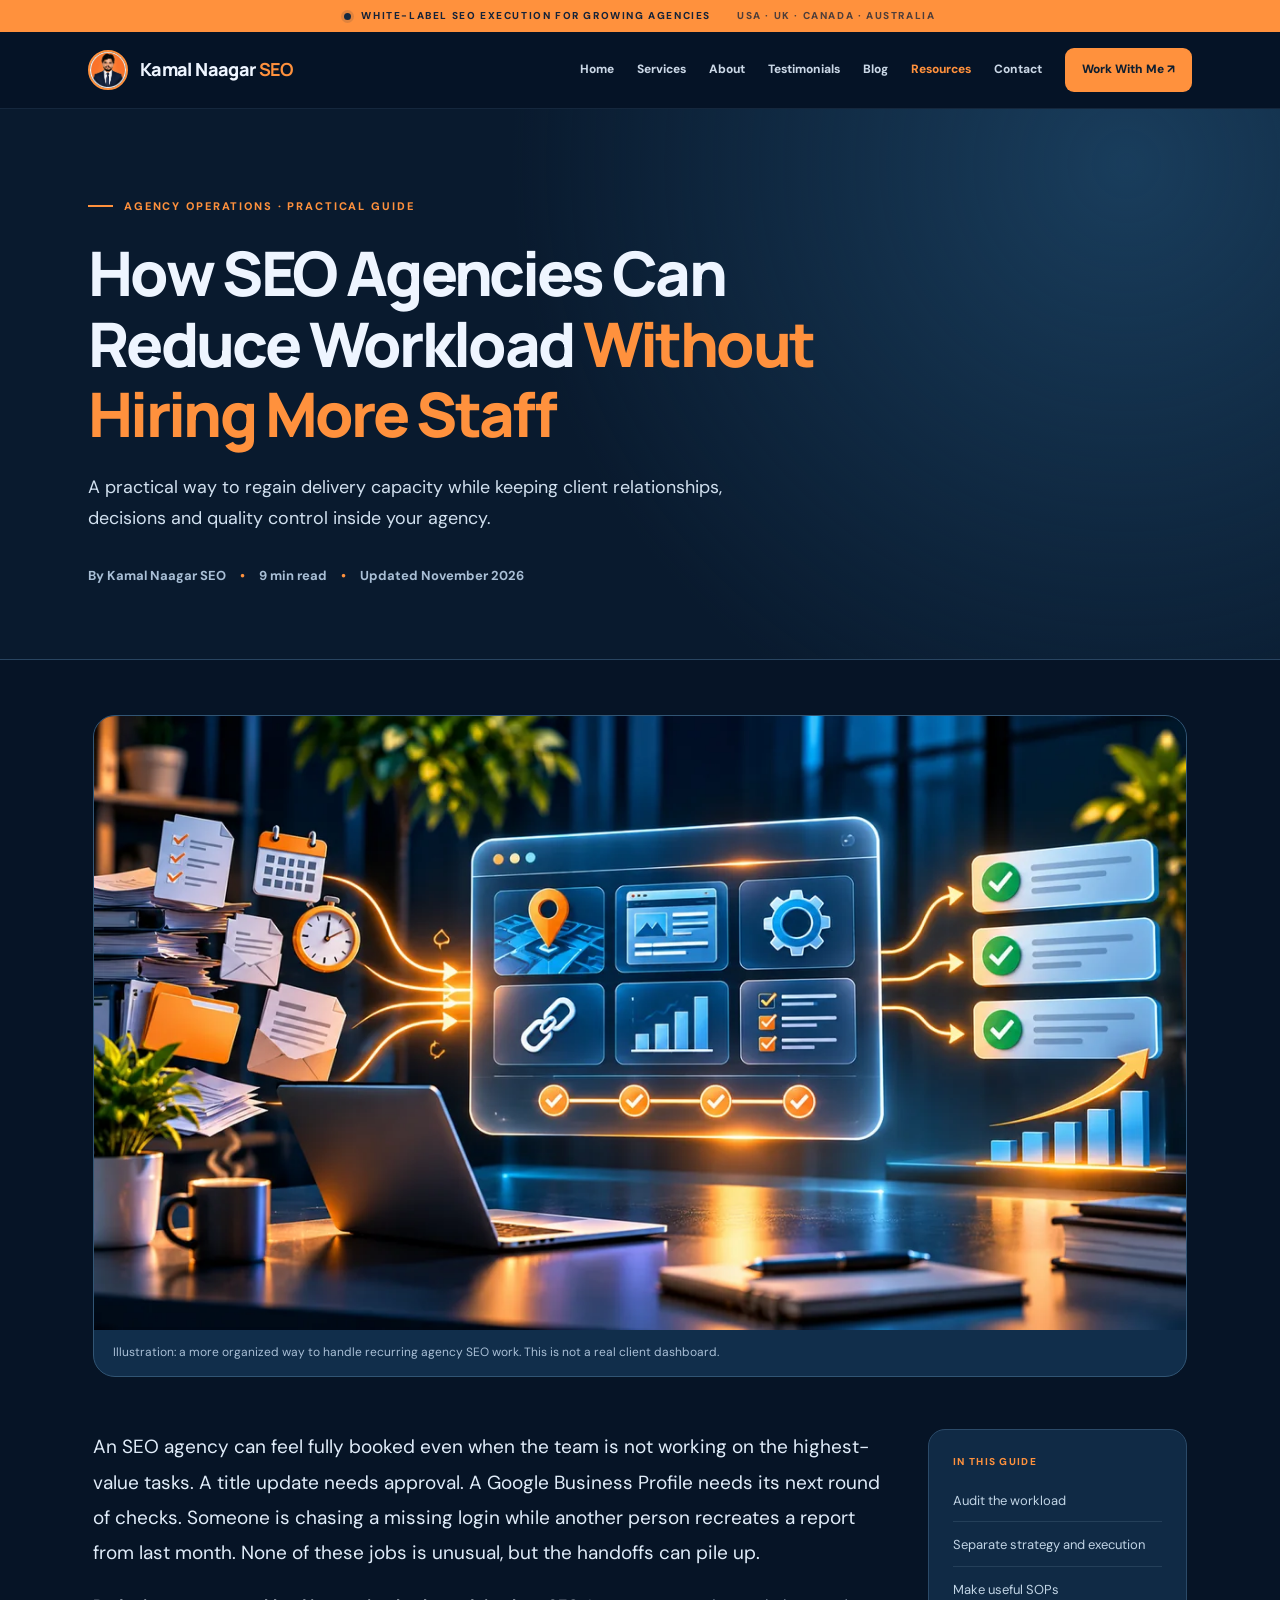
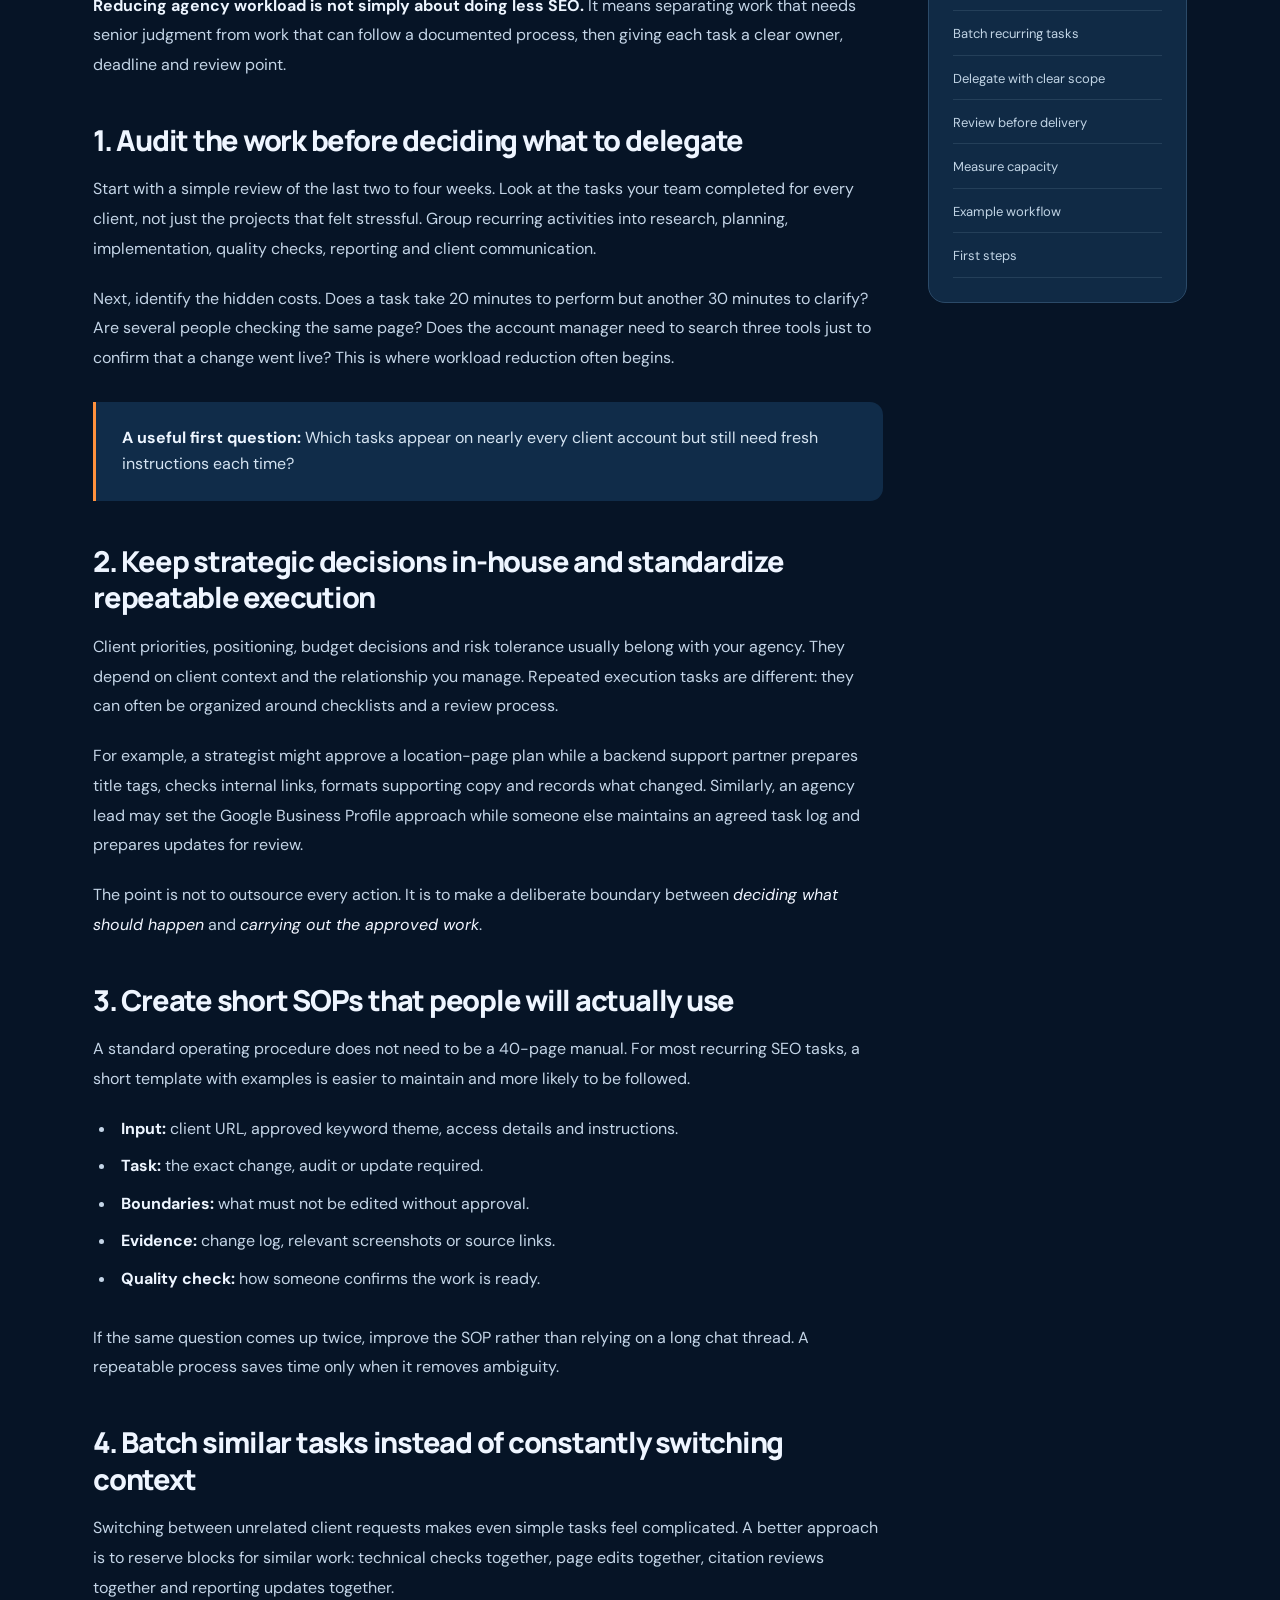
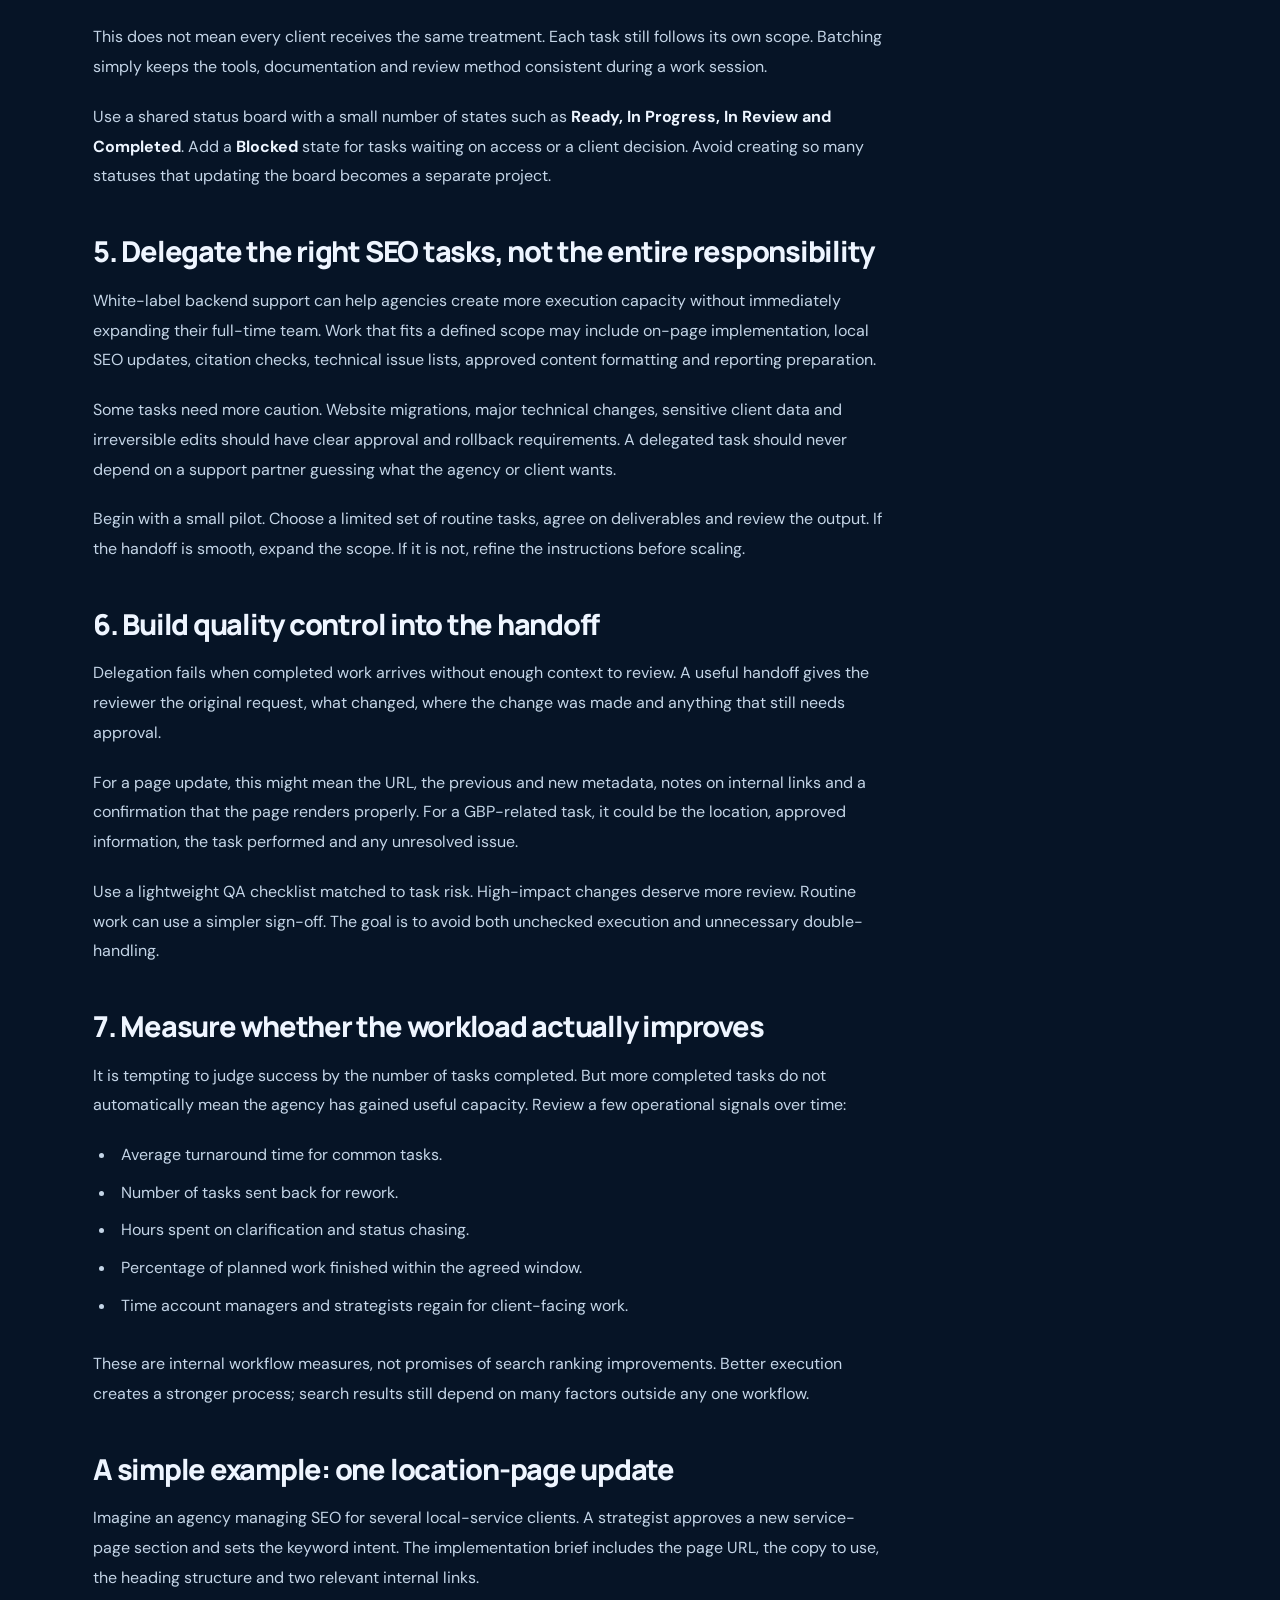
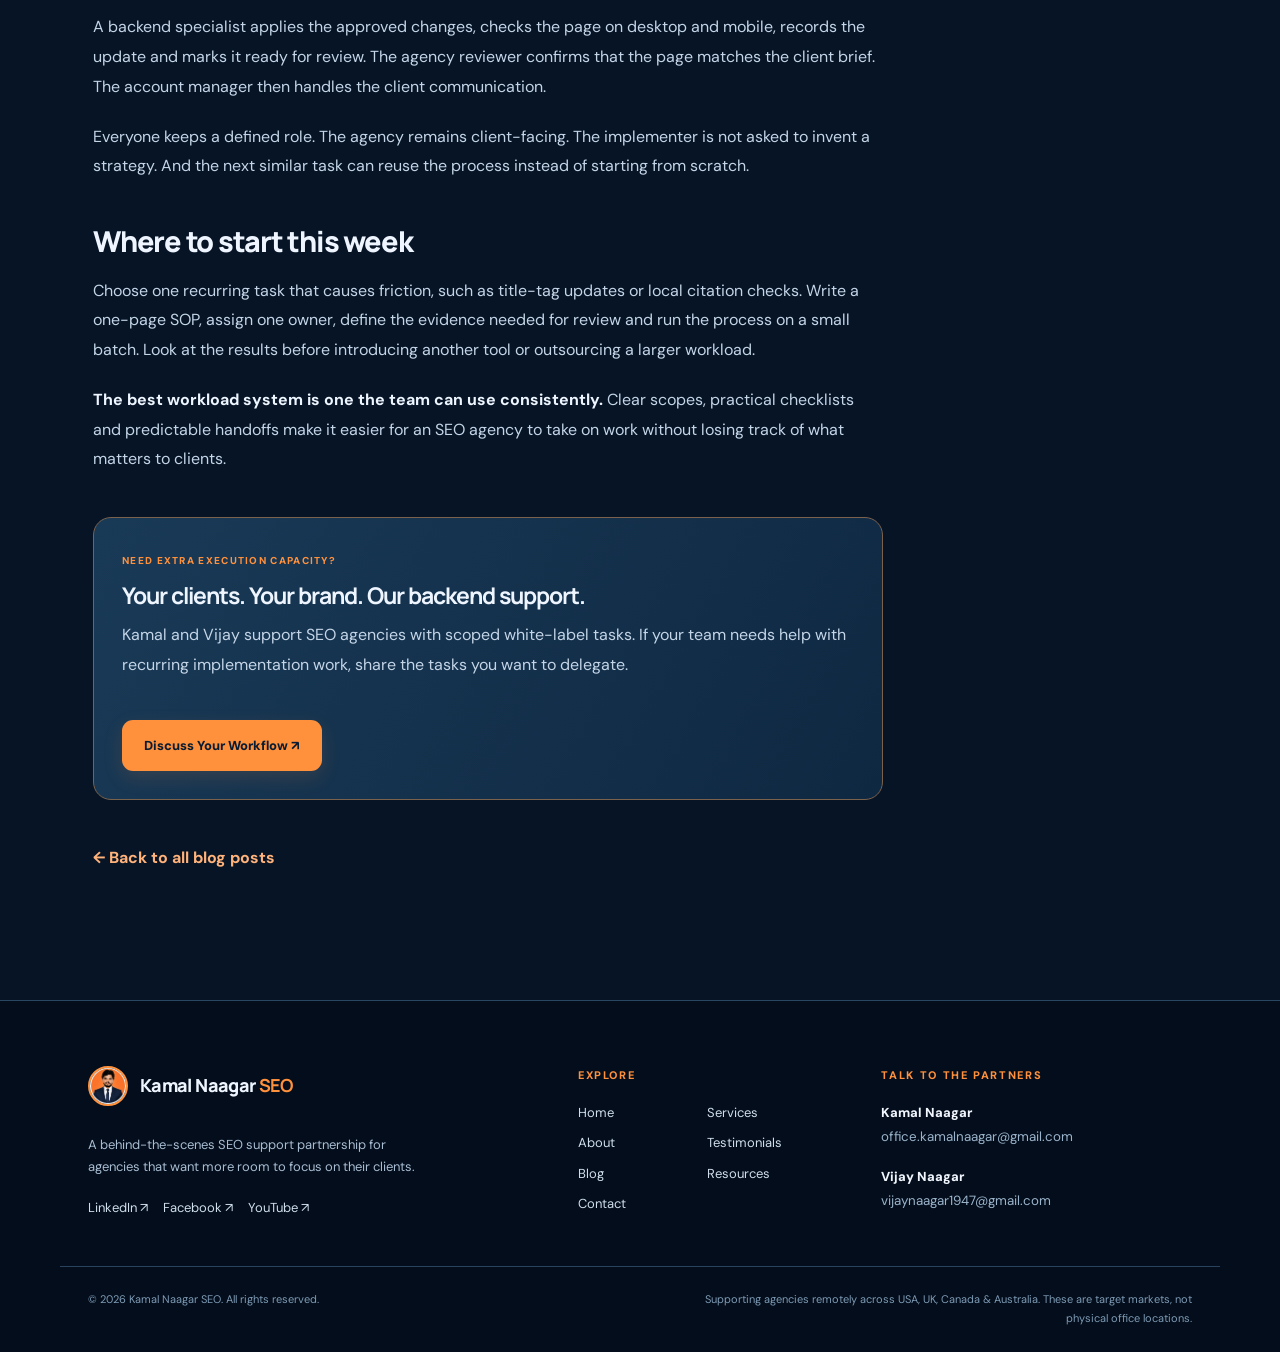
<file: seo-agency-workload-management.html>
<!DOCTYPE html>

<html lang="en"><head><meta charset="utf-8"/><meta content="width=device-width,initial-scale=1" name="viewport"/><meta content="#061426" name="theme-color"/><title>How SEO Agencies Can Reduce Workload Without Hiring More Staff | Kamal Naagar SEO</title><meta content="A practical guide for SEO agencies to reduce delivery workload using task audits, repeatable processes, selective delegation and quality checkpoints." name="description"/><link href="https://kamalnaagarseo.github.io/seo-agency-workload-management.html" rel="canonical"/><meta content="website" property="og:type"/><meta content="How SEO Agencies Can Reduce Workload Without Hiring More Staff" property="og:title"/><meta content="A realistic, step-by-step agency guide to task prioritization, SOPs and white-label SEO delegation." property="og:description"/><meta content="https://kamalnaagarseo.github.io/seo-agency-workload-management.webp" property="og:image"/><link href="kamal.jpg" rel="icon" type="image/jpeg"/><style>
@import url('https://fonts.googleapis.com/css2?family=DM+Sans:wght@400;500;600;700;800&family=Manrope:wght@400;500;600;700;800&display=swap');
:root{--bg:#061426;--bg2:#091c32;--panel:#0f2742;--panel2:#112e4e;--ink:#eef5ff;--muted:#a9bdd2;--orange:#ff913d;--orange2:#ffb469;--line:#274360;--max:1160px}*{box-sizing:border-box}html{scroll-behavior:smooth}body{margin:0;min-width:320px;background:var(--bg);color:var(--ink);font-family:'DM Sans',Arial,sans-serif;font-size:16px;line-height:1.65;overflow-x:hidden}img{max-width:100%}button,input,textarea,select{font:inherit}button,a{-webkit-tap-highlight-color:transparent}a{color:inherit}a:focus-visible,button:focus-visible,input:focus-visible,textarea:focus-visible,select:focus-visible{outline:3px solid #ffbc7b;outline-offset:3px}h1,h2,h3{font-family:Manrope,Arial,sans-serif;letter-spacing:-.043em;line-height:1.15;margin:0}h1{font-size:clamp(2.75rem,5.5vw,5.2rem);font-weight:800}h2{font-size:clamp(2rem,3.8vw,3.55rem);font-weight:800}h2 em{font-style:normal;color:var(--orange)}h3{font-size:1.17rem}p{margin:0;color:var(--muted)}.wrap{max-width:var(--max);padding:0 28px;margin:0 auto}.topline{height:32px;display:flex;align-items:center;justify-content:center;gap:10px;background:var(--orange);color:#152339;font-size:10px;letter-spacing:.16em;font-weight:800}.pulse{height:7px;width:7px;border-radius:50%;background:#142940;box-shadow:0 0 0 3px #14294021}.topline-right{margin-left:16px;opacity:.75}.site-header{z-index:100;position:sticky;top:0;background:#061426f2;border-bottom:1px solid #253b5385;backdrop-filter:blur(18px)}.nav-row{height:76px;display:flex;align-items:center;justify-content:space-between;gap:20px}.logo{display:inline-flex;align-items:center;gap:12px;text-decoration:none;white-space:nowrap;font-family:Manrope,sans-serif;letter-spacing:-.035em;font-size:18px;font-weight:800}.logo img{width:40px;height:40px;border-radius:50%;border:2px solid var(--orange);object-fit:cover;background:#fff}.logo b{color:var(--orange)}.nav-links{display:flex;align-items:center;gap:23px}.nav-links a{text-decoration:none;font-size:12px;font-weight:800;color:#cad7e6;transition:color .2s}.nav-links a:hover,.nav-links a[aria-current="page"]{color:var(--orange)}.nav-links .nav-cta{color:#0e1e30;background:var(--orange);padding:12px 17px;border-radius:9px}.menu-toggle{display:none;flex-direction:column;align-items:center;justify-content:center;gap:5px;border:1px solid #46617c;border-radius:9px;background:#132b45;width:44px;height:44px}.menu-toggle span{display:block;width:19px;height:2px;background:#fff;border-radius:2px}.section{padding:102px 0}.section-alt{background:linear-gradient(130deg,#091b30,#0b2038)}.kicker{color:var(--orange);text-transform:uppercase;letter-spacing:.17em;font-size:11px;font-weight:800;display:flex;align-items:center;gap:11px;margin-bottom:23px}.kicker>span{height:2px;width:25px;flex:none;background:var(--orange)}.btn{display:inline-flex;align-items:center;justify-content:center;gap:16px;text-decoration:none;border-radius:11px;padding:15px 22px;font-weight:800;font-size:13px;transition:transform .2s,box-shadow .2s;white-space:nowrap}.btn:hover{transform:translateY(-3px)}.btn-primary{background:var(--orange);color:#071c32;box-shadow:0 7px 20px #ff913d22;border:none;cursor:pointer}.btn-outline{border:1px solid #476583;color:#f0f6ff;background:#ffffff05}.btn span{font-size:17px}.intro{font-size:clamp(1rem,1.4vw,1.2rem);line-height:1.75;color:#d1e0ef}.hero-home{position:relative;overflow:hidden;background:radial-gradient(circle at 85% 12%,#153c60 0,transparent 42%),linear-gradient(135deg,#061426 10%,#0a2038 90%)}.hero-home:before{content:"";position:absolute;inset:0;pointer-events:none;opacity:.19;background-image:linear-gradient(#31506a55 1px,transparent 1px),linear-gradient(90deg,#31506a55 1px,transparent 1px);background-size:46px 46px;mask-image:linear-gradient(90deg,transparent,#000)}.hero-layout{position:relative;display:grid;grid-template-columns:1fr 1fr;align-items:center;gap:58px;padding-top:90px;padding-bottom:67px}.hero-copy h1 span,.inner-hero h1 span{color:var(--orange)}.hero-copy .intro{margin-top:27px;max-width:500px}.support-text{max-width:460px;margin-top:14px;font-size:15px}.hero-actions{display:flex;flex-wrap:wrap;gap:11px;margin:30px 0 36px}.market-label{font-size:11px;letter-spacing:.12em;color:#839eb8;font-weight:800}.market-pills{display:flex;flex-wrap:wrap;gap:8px;margin-top:11px}.market-pills span{border:1px solid #375370;color:#d5e2ee;background:#0e2a43;font-weight:700;letter-spacing:0;font-size:12px;padding:5px 12px;border-radius:30px}.hero-art{position:relative;min-width:0;padding-bottom:40px}.art-frame{position:relative;overflow:hidden;border-radius:25px;border:1px solid #3d5c7c;box-shadow:0 32px 70px #0008;background:#18314c}.art-frame:after{content:"";position:absolute;inset:0;box-shadow:inset 0 0 0 1px #ffffff16;pointer-events:none}.art-frame>img{display:block;aspect-ratio:1.25;object-fit:cover;width:100%;height:auto;object-position:center}.art-label{position:absolute;bottom:16px;left:16px;right:16px;border:1px solid #55718e;background:#071a2fe8;color:#e5f1fa;backdrop-filter:blur(10px);padding:12px 14px;border-radius:10px;font-size:10px;font-weight:800;letter-spacing:.09em;display:flex;align-items:center;gap:10px}.eyedot{height:9px;width:9px;background:#ff963f;border-radius:100%}.hero-partners{display:flex;align-items:center;position:absolute;right:-13px;bottom:0;padding:12px 18px;border-radius:16px;border:1px solid #426282;background:#0d2a47;box-shadow:0 14px 30px #0006}.hero-partners img{width:41px;height:41px;border-radius:50%;border:2px solid var(--orange);object-fit:cover;margin-right:-10px;background:white}.hero-partners span{font-size:12px;margin-left:25px;color:#b9cadc;line-height:1.4}.hero-partners strong{color:white}.hero-bottom{position:relative;border-top:1px solid #31506c;display:flex;align-items:center;gap:20px;padding-top:22px;padding-bottom:22px;color:#96aec4;font-size:11px;letter-spacing:.06em;text-transform:uppercase;font-weight:800}.hero-line{height:1px;flex:1;background:#3e5a75}.section-heading{display:flex;align-items:end;justify-content:space-between;gap:38px;margin-bottom:38px}.section-heading>p{max-width:400px;font-size:15px}.service-grid{display:grid;grid-template-columns:repeat(3,minmax(0,1fr));gap:17px}.service-card{border:1px solid #2a4867;border-radius:17px;padding:25px 25px 30px;background:linear-gradient(155deg,#12304e,#0e2742);min-height:225px;transition:transform .25s,border-color .25s}.service-card:hover{transform:translateY(-5px);border-color:#ff913d85}.card-top{display:flex;justify-content:space-between;align-items:center;margin-bottom:24px}.service-num{font-size:11px;color:#7e9ebd;letter-spacing:.13em;font-weight:800}.service-icon{display:grid;place-items:center;width:42px;height:42px;border:1px solid #9d683f;background:#ff913d14;border-radius:12px;color:var(--orange);font-size:23px}.service-card h3{margin-bottom:11px}.service-card p{font-size:13px;line-height:1.75}.center-action{margin-top:30px}.editorial-grid{display:grid;grid-template-columns:.97fr 1.03fr;gap:65px;align-items:center}.editorial-image,.feature-image{position:relative;min-width:0;border:1px solid #335270;border-radius:23px;overflow:hidden;background:#12314f}.editorial-image img,.feature-image img{width:100%;display:block;aspect-ratio:1.15;object-fit:cover}.image-badge{position:absolute;left:18px;right:18px;bottom:18px;background:#091d32e8;border:1px solid #517392;border-radius:13px;padding:16px;display:flex;flex-direction:column;backdrop-filter:blur(12px)}.image-badge strong{color:#fff}.image-badge span{color:#becfe1;font-size:12px}.editorial-copy>p,.feature-text>p{margin:20px 0 26px}.timeline{display:grid;gap:13px;margin:28px 0 32px}.timeline>div{display:flex;gap:18px;padding-bottom:17px;border-bottom:1px solid #304d67}.timeline strong{color:var(--orange);font-size:18px}.timeline span{display:grid;gap:4px}.timeline b{color:#eff6ff}.timeline small{font-size:13px;color:var(--muted)}.testimonial-grid{display:grid;grid-template-columns:repeat(4,minmax(0,1fr));gap:16px}.testimonial-card{background:#112b47;border:1px solid #2a4867;border-radius:16px;overflow:hidden;text-decoration:none;transition:transform .2s}.testimonial-card:hover{transform:translateY(-4px)}.testimonial-visual{position:relative;aspect-ratio:16/11;background:radial-gradient(circle at 25% 10%,#274f73,#0a1e34);display:grid;place-items:center}.testimonial-visual img{position:absolute;width:100%;height:100%;object-fit:cover;opacity:.8}.play-icon{position:relative;z-index:2;background:#ff243a;color:#fff;border-radius:11px;padding:12px 18px;line-height:1;box-shadow:0 10px 25px #0008}.test-info{display:flex;flex-direction:column;padding:14px 15px;gap:5px}.test-info span:first-child{color:#f0f5fa;font-size:12px;font-weight:800}.test-info span:last-child{color:var(--orange);font-size:11px}.partner-callout{display:grid;grid-template-columns:auto 1fr auto;gap:35px;align-items:center}.partner-callout h2{font-size:clamp(1.9rem,3vw,2.9rem)}.partner-callout p{margin-top:14px;max-width:670px}.partner-stack{display:flex;align-items:center}.partner-stack img{width:100px;height:100px;object-fit:cover;border:5px solid #173650;border-radius:50%;background:white}.partner-stack img+img{margin-left:-35px}.cta-band{border:1px solid #6b594e;border-radius:25px;display:flex;justify-content:space-between;align-items:center;gap:30px;padding:45px 48px;background:radial-gradient(circle at 92% 10%,#2d4055,#122b45 55%)}.cta-band h2{font-size:clamp(1.8rem,3vw,2.8rem)}.cta-band p{margin-top:12px}.inner-hero{background:radial-gradient(circle at 88% 10%,#193d5c 0,transparent 50%),#091a2e;border-bottom:1px solid #294561;padding:92px 0}.inner-hero-grid{display:grid;grid-template-columns:1fr 1fr;gap:55px;align-items:center}.inner-hero h1{font-size:clamp(2.6rem,4.8vw,4.5rem)}.inner-hero .intro{max-width:700px;margin:22px 0 30px}.inner-hero-image{position:relative;border:1px solid #3a5a74;border-radius:22px;padding:9px;background:#132c47;overflow:hidden}.inner-hero-image img{display:block;aspect-ratio:1.4;object-fit:cover;width:100%;border-radius:15px}.image-note{position:absolute;bottom:14px;right:14px;color:#d6e4ef;font-size:10px;background:#061426c9;padding:5px 10px;border-radius:7px}.feature-row{display:grid;grid-template-columns:1fr 1fr;gap:55px;align-items:center}.feature-image img{aspect-ratio:1.25}.tick-list{padding:0;margin:20px 0 31px;list-style:none;display:grid;gap:11px}.tick-list li{padding-left:28px;position:relative;color:#d0deeb}.tick-list li:before{content:'✓';position:absolute;left:0;color:var(--orange);font-weight:900}.compact-hero{padding:88px 0 73px}.compact-hero h1{max-width:850px}.about-hero{text-align:left}.team-portraits{display:flex;align-items:center;gap:0;margin-top:27px}.team-portraits>img{height:78px;width:78px;object-fit:cover;border-radius:50%;border:4px solid var(--orange);background:#fff}.team-portraits>img+img{margin-left:-16px}.team-portraits>div{display:grid;margin-left:18px}.team-portraits strong{color:#fff}.team-portraits span{font-size:13px;color:var(--muted)}.team-grid{display:grid;grid-template-columns:1fr 1fr;gap:23px}.team-card{background:#102a46;border:1px solid #2e4e6c;border-radius:23px;overflow:hidden;display:grid;grid-template-columns:44% 56%;min-height:385px}.team-photo{background:#132942;min-width:0}.team-photo img{width:100%;height:100%;min-height:385px;object-fit:cover;object-position:center}.team-body{padding:34px 25px;display:flex;flex-direction:column;align-items:start;justify-content:center;gap:10px;min-width:0}.role-label{font-size:10px;color:var(--orange);font-weight:800;letter-spacing:.13em}.team-body h3{font-size:1.8rem;margin-bottom:5px}.team-body p{font-size:13px;margin-bottom:13px}.team-body a{font-size:12px;overflow-wrap:anywhere;color:#ffc08b;text-decoration:none}.contact-grid{display:grid;grid-template-columns:1.3fr .8fr;gap:28px;align-items:start}.contact-panel,.contact-side{border-radius:24px;background:#102943;border:1px solid #2b4a67;padding:35px}.contact-panel h2,.contact-side h2{font-size:clamp(1.8rem,3vw,2.6rem);margin-bottom:14px}.contact-panel>p{margin-bottom:26px;font-size:14px}.contact-form{display:grid;gap:18px}.form-row{display:grid;grid-template-columns:1fr 1fr;gap:17px}.contact-form label{display:grid;gap:8px;color:#e5f2ff;font-size:12px;font-weight:800}.contact-form input,.contact-form select,.contact-form textarea{width:100%;border-radius:10px;border:1px solid #3a5975;background:#061c31;color:#eff6ff;padding:12px 14px;outline:none;min-width:0}.contact-form textarea{resize:vertical}.contact-form input::placeholder,.contact-form textarea::placeholder{color:#7f9bb5}.contact-form .btn{justify-self:start}.form-disclosure{font-size:12px}.form-error{font-size:13px;color:#ffcbac}.contact-person{border-bottom:1px solid #34536e;display:flex;gap:15px;padding:20px 0;align-items:center}.contact-person img{width:68px;height:68px;object-fit:cover;border:2px solid var(--orange);background:#fff;border-radius:14px}.contact-person h3{font-size:16px}.contact-person p{font-size:12px;margin:3px 0}.contact-person a{font-size:12px;color:var(--orange);overflow-wrap:anywhere;text-decoration:none}.contact-note{margin-top:25px;border-radius:12px;background:#0b213a;padding:20px}.contact-note p{margin:10px 0}.contact-note small{color:#9eb5cd}.embed-grid{display:grid;grid-template-columns:1fr 1fr;gap:25px}.embed-card{border:1px solid #2f4d6a;border-radius:18px;overflow:hidden;background:#112a46}.embed-card iframe{display:block;width:100%;aspect-ratio:16/9;border:0}.embed-meta{padding:18px 20px;display:flex;align-items:center;justify-content:space-between;gap:15px}.embed-meta h3{font-size:15px}.embed-meta a{color:var(--orange);text-decoration:none;font-size:12px;white-space:nowrap}.resource-grid{display:grid;grid-template-columns:1fr 1fr;gap:25px}.resource-card{background:#102a46;border:1px solid #34536e;border-radius:20px;overflow:hidden;text-decoration:none;padding:26px}.resource-art{background:linear-gradient(100deg,#183e62,#09223b);height:140px;margin:-26px -26px 24px;display:grid;place-items:center}.resource-art span{font-size:66px;color:var(--orange)}.resource-card h2{font-size:25px;margin:11px 0}.resource-card p{margin-bottom:15px}.resource-card strong{color:var(--orange);font-size:13px}.article-body{max-width:850px}.article-body .backlink{color:var(--orange);text-decoration:none}.article-body section{padding:28px 0;border-bottom:1px solid #2d4a64}.article-body h2{font-size:26px;margin-bottom:15px}.article-body p{font-size:16px}.article-end{margin-top:35px;background:#14304c;padding:22px;border-radius:12px}.article-end a{color:var(--orange)}.site-footer{background:#030d1b;border-top:1px solid #294762;padding:65px 0 25px}.footer-main{display:grid;grid-template-columns:1.4fr .8fr 1fr;gap:55px}.foot-about>p{margin:20px 0;max-width:340px;font-size:13px}.foot-label{font-size:11px;font-weight:800;color:var(--orange);letter-spacing:.15em;text-transform:uppercase;display:block;margin-bottom:18px}.footer-nav{display:grid;grid-template-columns:1fr 1fr;gap:9px}.footer-nav a,.social-links a{font-size:13px;text-decoration:none;color:#d0deeb}.social-links{display:flex;gap:15px;flex-wrap:wrap}.foot-email{font-size:13px;display:block;color:#f2f7ff;text-decoration:none;font-weight:800;margin-top:16px}.foot-email:first-of-type{margin-top:0}.footer-main small{color:#9bb4cb;overflow-wrap:anywhere}.bottomline{display:flex;justify-content:space-between;gap:25px;margin-top:48px;padding-top:23px;border-top:1px solid #29425d;color:#7e9bb5;font-size:11px}.bottomline span:last-child{text-align:right;max-width:510px}
@media(max-width:1050px){.nav-links{gap:13px}.hero-layout{gap:30px}.team-card{grid-template-columns:1fr}.team-photo img{max-height:270px;min-height:250px}.team-body{padding:30px}}@media(max-width:850px){.menu-toggle{display:flex;cursor:pointer}.nav-links{display:none;position:absolute;top:76px;left:0;right:0;padding:22px 28px 30px;background:#071a2d;box-shadow:0 20px 30px #0008;border-bottom:1px solid #345773;flex-direction:column;align-items:stretch;gap:0}.nav-links.open{display:flex}.nav-links a{font-size:15px;padding:12px 0}.nav-links .nav-cta{text-align:center;margin-top:15px;padding:12px}.hero-layout,.editorial-grid,.feature-row,.inner-hero-grid,.contact-grid{grid-template-columns:1fr}.hero-copy{max-width:720px}.hero-art{max-width:650px}.hero-home .hero-layout{padding-top:65px}.section-heading{display:block}.section-heading>p{margin-top:20px;max-width:700px}.service-grid{grid-template-columns:repeat(2,minmax(0,1fr))}.testimonial-grid{grid-template-columns:repeat(2,minmax(0,1fr))}.partner-callout{grid-template-columns:auto 1fr}.partner-callout>.btn{grid-column:2;justify-self:start}.footer-main{gap:30px}.inner-hero-grid{gap:35px}.inner-hero-image{max-width:700px}.topline-right{display:none}}@media(max-width:620px){.wrap{padding:0 20px}.topline{font-size:8px;letter-spacing:.09em}.nav-row{height:68px}.nav-links{top:68px}.logo{font-size:16px}.logo img{width:36px;height:36px}.section{padding:68px 0}.hero-layout{padding-top:50px;padding-bottom:48px}.hero-copy h1{font-size:clamp(2.6rem,10vw,3.8rem)}.hero-art{padding-right:8px;padding-bottom:30px}.hero-partners{right:0}.hero-bottom{align-items:flex-start;flex-direction:column;gap:5px;font-size:10px}.hero-line{display:none}.art-label{font-size:8px;bottom:12px;left:10px;right:10px}.service-grid,.testimonial-grid,.team-grid,.embed-grid,.resource-grid,.form-row{grid-template-columns:1fr}.service-card{min-height:auto}.partner-callout{grid-template-columns:1fr}.partner-callout>.btn{grid-column:auto}.cta-band{padding:30px 23px;flex-direction:column;align-items:stretch}.cta-band .btn{align-self:start}.inner-hero{padding:62px 0}.contact-panel,.contact-side{padding:23px}.footer-main{grid-template-columns:1fr}.bottomline{flex-direction:column}.bottomline span:last-child{text-align:left}.team-card{grid-template-columns:1fr}.team-photo img{max-height:340px}.embed-meta{align-items:flex-start;flex-direction:column}.partner-stack img{width:84px;height:84px}.hero-actions>.btn{font-size:12px;padding:13px 17px}.section-heading h2{font-size:clamp(2rem,9vw,3rem)}}@media(prefers-reduced-motion:reduce){*,*:before,*:after{scroll-behavior:auto!important;transition:none!important}}


/* Guaranteed resilient responsive layout */
html,body{width:100%;max-width:100%;overflow-x:clip}
.wrap{width:min(100% - 40px,1160px);margin-inline:auto}
img,video,iframe{max-width:100%}
.hero-art,.hero-copy,.feature-image,.feature-text,.inner-hero-image,.team-card,.contact-panel,.contact-side{min-width:0}
.team-portraits img{width:86px;height:86px;object-fit:cover;border-radius:50%;border:3px solid #ff913d}
.team-photo img{object-fit:cover;object-position:center 25%}
.contact-person{min-width:0}
.contact-person img{width:74px;height:74px;object-fit:cover;border-radius:50%;flex:none}
.contact-person a,.foot-email{overflow-wrap:anywhere}
.testimonial-visual img{width:100%;height:100%;object-fit:cover}
@media(max-width:980px){.wrap{width:min(100% - 32px,1160px)}.hero-layout,.inner-hero-grid,.feature-row,.contact-grid{grid-template-columns:1fr}.hero-art{max-width:660px}.service-grid{grid-template-columns:repeat(2,minmax(0,1fr))}.team-grid{grid-template-columns:1fr}.testimonial-grid{grid-template-columns:repeat(2,minmax(0,1fr))}}
@media(max-width:640px){.wrap{width:min(100% - 28px,1160px)}.service-grid,.testimonial-grid,.form-row{grid-template-columns:1fr}.team-card{display:block}.team-photo{height:330px}.team-photo img{min-height:0;height:100%;width:100%}.hero-layout{padding-top:54px}.inner-hero{padding-top:64px}.contact-panel,.contact-side{padding:22px}.hero-art{width:100%}.hero-actions .btn{width:100%}.site-header .logo span{font-size:14px}}

</style><link href="styles.css" rel="stylesheet"/><script defer="" src="site.js"></script><style>
/* FINAL IMAGE LAYOUT: keep entire original illustrations visible */
.hero-layout{grid-template-columns:minmax(0,.95fr) minmax(0,1.05fr);gap:54px}
.hero-art{width:100%;min-width:0;padding-bottom:28px}
.art-frame{width:100%;overflow:hidden;border-radius:22px}
.art-frame>img{width:100%;height:auto;aspect-ratio:16/9;object-fit:contain;object-position:center;display:block}
.editorial-image img,.feature-image img{width:100%;height:auto;aspect-ratio:16/9;object-fit:contain;object-position:center;display:block}
.inner-hero-image img{width:100%;height:auto;aspect-ratio:16/9;object-fit:contain;object-position:center;display:block;border-radius:13px}
.hero-partners{right:10px;bottom:0}
.editorial-image,.feature-image{overflow:hidden}
.editorial-grid,.feature-row{grid-template-columns:minmax(0,1fr) minmax(0,1fr);gap:52px}
.image-badge{bottom:12px;left:12px;right:12px}
.team-photo img{object-position:center 18%}
.testimonial-visual img{object-fit:cover;object-position:center}
@media(max-width:980px){.hero-layout,.editorial-grid,.feature-row,.inner-hero-grid{grid-template-columns:minmax(0,1fr)}.hero-art{max-width:720px}.hero-partners{right:5px}.inner-hero-image,.feature-image{max-width:100%;margin:0}}
@media(max-width:620px){.hero-art{padding-bottom:34px}.art-frame>img,.editorial-image img,.feature-image img,.inner-hero-image img{aspect-ratio:16/9;object-fit:contain}.hero-partners{right:0;bottom:0}.image-badge{padding:10px 12px}.inner-hero-image{padding:7px}}
</style><style>
.blog-byline{display:flex;flex-wrap:wrap;gap:14px;color:#a9bfd6;font-size:13px;margin-top:22px;font-weight:700}
.blog-byline span+span:before{content:"•";margin-right:14px;color:#ff913d}
.blog-article-section{padding-top:55px}
.article-shell{max-width:1150px}
.blog-cover{margin:0 0 52px;border-radius:22px;overflow:hidden;border:1px solid #315574;background:#112e4b}
.blog-cover img{display:block;width:100%;height:auto;aspect-ratio:16/9;object-fit:contain}
.blog-cover figcaption{font-size:12px;color:#a9bfd6;padding:13px 19px}
.blog-article-layout{display:grid;grid-template-columns:minmax(0,790px) minmax(190px,1fr);align-items:start;gap:45px}
.blog-copy{min-width:0}.blog-copy h2{font-size:clamp(1.55rem,2.25vw,2.05rem);margin:42px 0 16px;scroll-margin-top:110px;line-height:1.27}
.blog-copy p{font-size:16px;line-height:1.86;margin:0 0 20px;color:#c4d5e7}
.blog-copy p.article-lede{font-size:19px;color:#e0ecf9}
.blog-copy strong{color:#edf5ff}.blog-copy ul{margin:18px 0 29px;padding-left:23px;color:#c4d5e7;line-height:1.85}
.blog-copy li{padding-left:5px;margin-bottom:8px}.blog-copy em{color:#f1f5ff}
.article-highlight{border-left:3px solid #ff913d;background:#102c49;border-radius:0 13px 13px 0;padding:23px 26px;margin:29px 0;color:#d5e4f2}
.article-toc{position:sticky;top:110px;background:#102a45;border:1px solid #2b4a68;padding:24px;border-radius:17px;display:flex;flex-direction:column;gap:12px}
.article-toc .role-label{margin-bottom:7px}.article-toc a{font-size:13px;color:#c1d4e5;text-decoration:none;border-bottom:1px solid #243f59;padding-bottom:10px}.article-toc a:hover{color:#ff913d}
.article-cta{display:grid;gap:20px;background:linear-gradient(120deg,#193a57,#0f2842);border:1px solid #7b624c;border-radius:18px;padding:28px;margin:43px 0}
.article-cta h3{font-size:23px;margin:9px 0 12px}.article-cta .btn{justify-self:start}.blog-copy .article-last{margin:25px 0}.article-last a{color:#ffb27a;text-decoration:none;font-weight:700}
@media(max-width:900px){.blog-article-layout{grid-template-columns:1fr}.article-sidebar{display:none}}
@media(max-width:620px){.blog-cover{border-radius:15px;margin-bottom:32px}.blog-copy p{font-size:15px}.blog-copy p.article-lede{font-size:17px}.blog-byline{gap:8px}.article-cta{padding:21px}}
</style><script type="application/ld+json">{
  "@context": "https://schema.org",
  "@graph": [
    {
      "@type": "Person",
      "@id": "https://kamalnaagarseo.github.io/#vijay",
      "name": "Vijay Naagar",
      "url": "https://kamalnaagarseo.github.io/about.html",
      "image": "https://kamalnaagarseo.github.io/vijay.jpg",
      "email": "vijaynaagar1947@gmail.com",
      "jobTitle": "SEO Backend Support Partner",
      "worksFor": {
        "@id": "https://kamalnaagarseo.github.io/#organization"
      },
      "sameAs": [
        "https://linktr.ee/vijaynaagarseo",
        "https://www.instagram.com/who_francis",
        "https://www.facebook.com/vijay.naagar.7",
        "https://www.linkedin.com/in/vijay-naagar-seo",
        "https://www.upwork.com/freelancers/~017038b271f5c2be24",
        "https://x.com/vijay_naagar_seo",
        "https://www.snapchat.com/@who_francis",
        "https://in.pinterest.com/vijaynaagarseo"
      ],
      "contactPoint": {
        "@type": "ContactPoint",
        "contactType": "WhatsApp",
        "url": "https://wa.me/7404448144"
      }
    },
    {
      "@type": "WebPage",
      "@id": "https://kamalnaagarseo.github.io/seo-agency-workload-management.html#webpage",
      "url": "https://kamalnaagarseo.github.io/seo-agency-workload-management.html",
      "isPartOf": {
        "@id": "https://kamalnaagarseo.github.io/#website"
      },
      "inLanguage": "en",
      "publisher": {
        "@id": "https://kamalnaagarseo.github.io/#organization"
      },
      "description": "A practical guide for SEO agencies to reduce delivery workload using task audits, repeatable processes, selective delegation and quality checkpoints."
    },
    {
      "@type": "BreadcrumbList",
      "@id": "https://kamalnaagarseo.github.io/seo-agency-workload-management.html#breadcrumb",
      "itemListElement": [
        {
          "@type": "ListItem",
          "position": 1,
          "name": "Home",
          "item": "https://kamalnaagarseo.github.io/"
        },
        {
          "@type": "ListItem",
          "position": 2,
          "name": "Blog",
          "item": "https://kamalnaagarseo.github.io/blog.html"
        },
        {
          "@type": "ListItem",
          "position": 3,
          "name": "How SEO Agencies Can Reduce Workload Without Hiring More Staff",
          "item": "https://kamalnaagarseo.github.io/seo-agency-workload-management.html"
        }
      ]
    },
    {
      "@type": "BlogPosting",
      "@id": "https://kamalnaagarseo.github.io/seo-agency-workload-management.html#article",
      "headline": "How SEO Agencies Can Reduce Workload Without Hiring More Staff",
      "description": "A practical guide for SEO agencies to reduce delivery workload using task audits, repeatable processes, selective delegation and quality checkpoints.",
      "url": "https://kamalnaagarseo.github.io/seo-agency-workload-management.html",
      "mainEntityOfPage": {
        "@id": "https://kamalnaagarseo.github.io/seo-agency-workload-management.html#webpage"
      },
      "author": {
        "@id": "https://kamalnaagarseo.github.io/#organization"
      },
      "publisher": {
        "@id": "https://kamalnaagarseo.github.io/#organization"
      },
      "image": {
        "@type": "ImageObject",
        "url": "https://kamalnaagarseo.github.io/seo-agency-workload-management.webp",
        "width": 1200,
        "height": 675
      },
      "inLanguage": "en",
      "about": [
        {
          "@type": "Thing",
          "name": "SEO agency workload management"
        },
        {
          "@type": "Thing",
          "name": "White-label SEO backend support"
        }
      ]
    }
  ]
}</script></head><body><div class="topline"><span class="pulse"></span> WHITE-LABEL SEO EXECUTION FOR GROWING AGENCIES <span class="topline-right">USA · UK · CANADA · AUSTRALIA</span></div><header class="site-header"><div class="wrap nav-row"><a class="logo" href="index.html"><img alt="Kamal Naagar portrait mark" height="38" src="kamal.jpg" width="38"/><span>Kamal Naagar <b>SEO</b></span></a><button aria-controls="nav-links" aria-expanded="false" aria-label="Open navigation" class="menu-toggle" type="button"><span></span><span></span><span></span></button><nav aria-label="Main navigation" class="nav-links" id="nav-links"><a href="index.html">Home</a><a href="services.html">Services</a><a href="about.html">About</a><a href="testimonials.html">Testimonials</a><a href="blog.html">Blog</a><a aria-current="page" href="resources.html">Resources</a><a href="contact.html">Contact</a><a class="nav-cta" href="mailto:office.kamalnaagar@gmail.com?subject=White-Label%20SEO%20Backend%20Support%20Inquiry">Work With Me ↗</a></nav></div></header><main>
<section class="inner-hero compact-hero">
<div class="wrap">
<div class="kicker"><span></span> AGENCY OPERATIONS · PRACTICAL GUIDE</div>
<h1>How SEO Agencies Can Reduce Workload <span>Without Hiring More Staff</span></h1>
<p class="intro">A practical way to regain delivery capacity while keeping client relationships, decisions and quality control inside your agency.</p>
<div class="blog-byline"><span>By Kamal Naagar SEO</span><span>9 min read</span><span>Updated November 2026</span></div>
</div>
</section>
<section class="section blog-article-section"><div class="wrap article-shell">
<figure class="blog-cover"><img alt="Illustration of scattered agency SEO tasks being organized into a structured execution dashboard and completed checklists" fetchpriority="high" height="675" src="seo-agency-workload-management.webp" width="1200"/><figcaption>Illustration: a more organized way to handle recurring agency SEO work. This is not a real client dashboard.</figcaption></figure>
<div class="blog-article-layout"><article class="blog-copy">
<p class="article-lede">An SEO agency can feel fully booked even when the team is not working on the highest-value tasks. A title update needs approval. A Google Business Profile needs its next round of checks. Someone is chasing a missing login while another person recreates a report from last month. None of these jobs is unusual, but the handoffs can pile up.</p>
<p><strong>Reducing agency workload is not simply about doing less SEO.</strong> It means separating work that needs senior judgment from work that can follow a documented process, then giving each task a clear owner, deadline and review point.</p>
<h2 id="audit">1. Audit the work before deciding what to delegate</h2>
<p>Start with a simple review of the last two to four weeks. Look at the tasks your team completed for every client, not just the projects that felt stressful. Group recurring activities into research, planning, implementation, quality checks, reporting and client communication.</p>
<p>Next, identify the hidden costs. Does a task take 20 minutes to perform but another 30 minutes to clarify? Are several people checking the same page? Does the account manager need to search three tools just to confirm that a change went live? This is where workload reduction often begins.</p>
<div class="article-highlight"><strong>A useful first question:</strong> Which tasks appear on nearly every client account but still need fresh instructions each time?</div>
<h2 id="split">2. Keep strategic decisions in-house and standardize repeatable execution</h2>
<p>Client priorities, positioning, budget decisions and risk tolerance usually belong with your agency. They depend on client context and the relationship you manage. Repeated execution tasks are different: they can often be organized around checklists and a review process.</p>
<p>For example, a strategist might approve a location-page plan while a backend support partner prepares title tags, checks internal links, formats supporting copy and records what changed. Similarly, an agency lead may set the Google Business Profile approach while someone else maintains an agreed task log and prepares updates for review.</p>
<p>The point is not to outsource every action. It is to make a deliberate boundary between <em>deciding what should happen</em> and <em>carrying out the approved work</em>.</p>
<h2 id="sops">3. Create short SOPs that people will actually use</h2>
<p>A standard operating procedure does not need to be a 40-page manual. For most recurring SEO tasks, a short template with examples is easier to maintain and more likely to be followed.</p>
<ul>
<li><strong>Input:</strong> client URL, approved keyword theme, access details and instructions.</li>
<li><strong>Task:</strong> the exact change, audit or update required.</li>
<li><strong>Boundaries:</strong> what must not be edited without approval.</li>
<li><strong>Evidence:</strong> change log, relevant screenshots or source links.</li>
<li><strong>Quality check:</strong> how someone confirms the work is ready.</li>
</ul>
<p>If the same question comes up twice, improve the SOP rather than relying on a long chat thread. A repeatable process saves time only when it removes ambiguity.</p>
<h2 id="batch">4. Batch similar tasks instead of constantly switching context</h2>
<p>Switching between unrelated client requests makes even simple tasks feel complicated. A better approach is to reserve blocks for similar work: technical checks together, page edits together, citation reviews together and reporting updates together.</p>
<p>This does not mean every client receives the same treatment. Each task still follows its own scope. Batching simply keeps the tools, documentation and review method consistent during a work session.</p>
<p>Use a shared status board with a small number of states such as <strong>Ready, In Progress, In Review and Completed</strong>. Add a <strong>Blocked</strong> state for tasks waiting on access or a client decision. Avoid creating so many statuses that updating the board becomes a separate project.</p>
<h2 id="delegate">5. Delegate the right SEO tasks, not the entire responsibility</h2>
<p>White-label backend support can help agencies create more execution capacity without immediately expanding their full-time team. Work that fits a defined scope may include on-page implementation, local SEO updates, citation checks, technical issue lists, approved content formatting and reporting preparation.</p>
<p>Some tasks need more caution. Website migrations, major technical changes, sensitive client data and irreversible edits should have clear approval and rollback requirements. A delegated task should never depend on a support partner guessing what the agency or client wants.</p>
<p>Begin with a small pilot. Choose a limited set of routine tasks, agree on deliverables and review the output. If the handoff is smooth, expand the scope. If it is not, refine the instructions before scaling.</p>
<h2 id="qa">6. Build quality control into the handoff</h2>
<p>Delegation fails when completed work arrives without enough context to review. A useful handoff gives the reviewer the original request, what changed, where the change was made and anything that still needs approval.</p>
<p>For a page update, this might mean the URL, the previous and new metadata, notes on internal links and a confirmation that the page renders properly. For a GBP-related task, it could be the location, approved information, the task performed and any unresolved issue.</p>
<p>Use a lightweight QA checklist matched to task risk. High-impact changes deserve more review. Routine work can use a simpler sign-off. The goal is to avoid both unchecked execution and unnecessary double-handling.</p>
<h2 id="measure">7. Measure whether the workload actually improves</h2>
<p>It is tempting to judge success by the number of tasks completed. But more completed tasks do not automatically mean the agency has gained useful capacity. Review a few operational signals over time:</p>
<ul>
<li>Average turnaround time for common tasks.</li>
<li>Number of tasks sent back for rework.</li>
<li>Hours spent on clarification and status chasing.</li>
<li>Percentage of planned work finished within the agreed window.</li>
<li>Time account managers and strategists regain for client-facing work.</li>
</ul>
<p>These are internal workflow measures, not promises of search ranking improvements. Better execution creates a stronger process; search results still depend on many factors outside any one workflow.</p>
<h2 id="example">A simple example: one location-page update</h2>
<p>Imagine an agency managing SEO for several local-service clients. A strategist approves a new service-page section and sets the keyword intent. The implementation brief includes the page URL, the copy to use, the heading structure and two relevant internal links.</p>
<p>A backend specialist applies the approved changes, checks the page on desktop and mobile, records the update and marks it ready for review. The agency reviewer confirms that the page matches the client brief. The account manager then handles the client communication.</p>
<p>Everyone keeps a defined role. The agency remains client-facing. The implementer is not asked to invent a strategy. And the next similar task can reuse the process instead of starting from scratch.</p>
<h2 id="starting">Where to start this week</h2>
<p>Choose one recurring task that causes friction, such as title-tag updates or local citation checks. Write a one-page SOP, assign one owner, define the evidence needed for review and run the process on a small batch. Look at the results before introducing another tool or outsourcing a larger workload.</p>
<p><strong>The best workload system is one the team can use consistently.</strong> Clear scopes, practical checklists and predictable handoffs make it easier for an SEO agency to take on work without losing track of what matters to clients.</p>
<div class="article-cta"><div><span class="role-label">NEED EXTRA EXECUTION CAPACITY?</span><h3>Your clients. Your brand. Our backend support.</h3><p>Kamal and Vijay support SEO agencies with scoped white-label tasks. If your team needs help with recurring implementation work, share the tasks you want to delegate.</p></div><a class="btn btn-primary" href="mailto:office.kamalnaagar@gmail.com?subject=SEO%20Agency%20Workload%20Support%20Inquiry">Discuss Your Workflow ↗</a></div>
<p class="article-last"><a href="blog.html">← Back to all blog posts</a></p>
</article>
<aside aria-label="Article navigation" class="article-sidebar"><div class="article-toc"><div class="role-label">IN THIS GUIDE</div><a href="#audit">Audit the workload</a><a href="#split">Separate strategy and execution</a><a href="#sops">Make useful SOPs</a><a href="#batch">Batch recurring tasks</a><a href="#delegate">Delegate with clear scope</a><a href="#qa">Review before delivery</a><a href="#measure">Measure capacity</a><a href="#example">Example workflow</a><a href="#starting">First steps</a></div></aside>
</div>
</div></section></main><footer class="site-footer"><div class="wrap footer-main"><div class="foot-about"><a class="logo" href="index.html"><img alt="Kamal Naagar portrait mark" height="38" src="kamal.jpg" width="38"/><span>Kamal Naagar <b>SEO</b></span></a><p>A behind-the-scenes SEO support partnership for agencies that want more room to focus on their clients.</p><div class="social-links"><a href="https://in.linkedin.com/in/kamal-naagar-seo" rel="noopener noreferrer" target="_blank">LinkedIn ↗</a><a href="https://www.facebook.com/kamal.naagar.5" rel="noopener noreferrer" target="_blank">Facebook ↗</a><a href="https://www.youtube.com/@kamalnaagarseo" rel="noopener noreferrer" target="_blank">YouTube ↗</a></div></div><div><span class="foot-label">Explore</span><div class="footer-nav"><a href="index.html">Home</a><a href="services.html">Services</a><a href="about.html">About</a><a href="testimonials.html">Testimonials</a><a href="blog.html">Blog</a><a href="resources.html">Resources</a><a href="contact.html">Contact</a></div></div><div><span class="foot-label">Talk to the partners</span><a class="foot-email" href="mailto:office.kamalnaagar@gmail.com">Kamal Naagar</a><small>office.kamalnaagar@gmail.com</small><a class="foot-email" href="mailto:vijaynaagar1947@gmail.com">Vijay Naagar</a><small>vijaynaagar1947@gmail.com</small></div></div><div class="wrap bottomline"><span>© 2026 Kamal Naagar SEO. All rights reserved.</span><span>Supporting agencies remotely across USA, UK, Canada &amp; Australia. These are target markets, not physical office locations.</span></div></footer></body></html>
</file>
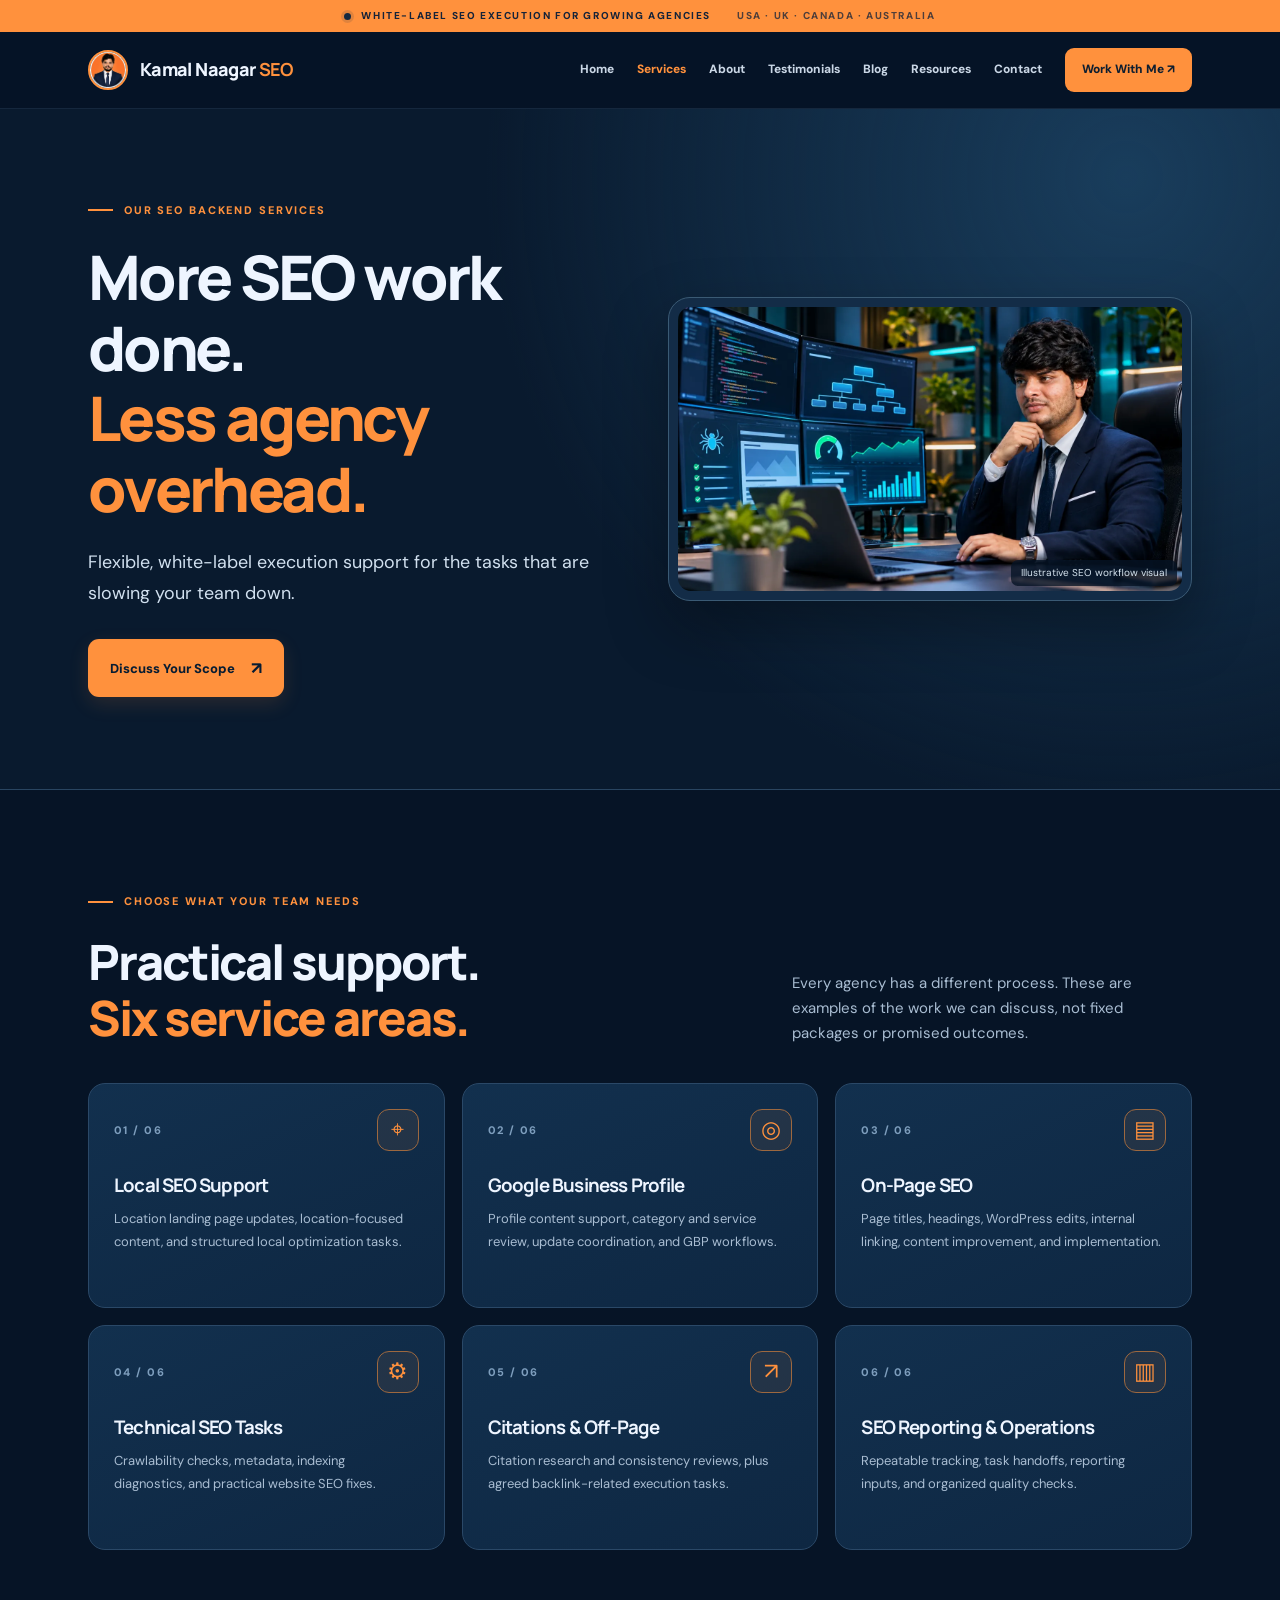
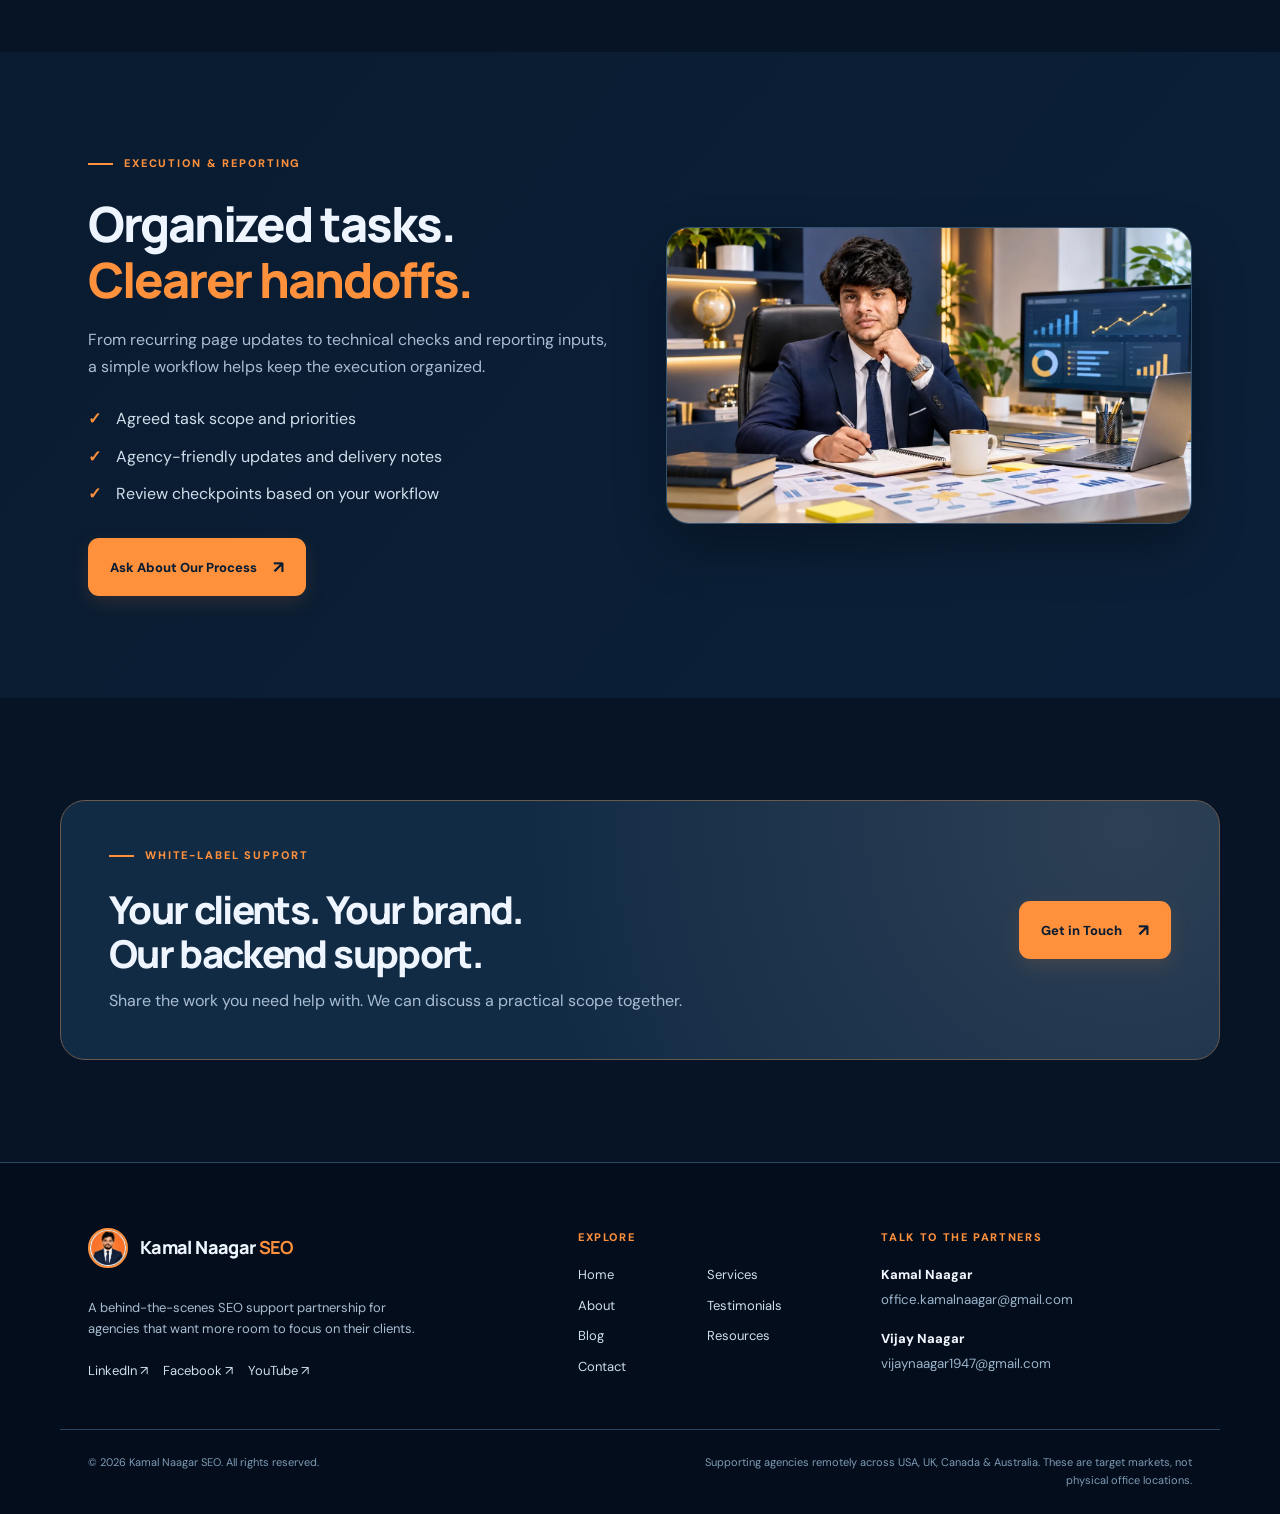
<file: services.html>
<!DOCTYPE html>

<html lang="en"><head><meta charset="utf-8"/><meta content="width=device-width,initial-scale=1" name="viewport"/><meta content="#061426" name="theme-color"/><title>White-Label SEO Services | Kamal Naagar SEO</title><meta content="Explore backend support for local SEO, Google Business Profiles, technical SEO, on-page implementation, citations and reporting." name="description"/><link href="https://kamalnaagarseo.github.io/services.html" rel="canonical"/><meta content="website" property="og:type"/><meta content="White-Label SEO Services" property="og:title"/><meta content="Explore backend support for local SEO, Google Business Profiles, technical SEO, on-page implementation, citations and reporting." property="og:description"/><meta content="https://kamalnaagarseo.github.io/kamal.jpg" property="og:image"/><link href="kamal.jpg" rel="icon" type="image/jpeg"/><style>
@import url('https://fonts.googleapis.com/css2?family=DM+Sans:wght@400;500;600;700;800&family=Manrope:wght@400;500;600;700;800&display=swap');
:root{--bg:#061426;--bg2:#091c32;--panel:#0f2742;--panel2:#112e4e;--ink:#eef5ff;--muted:#a9bdd2;--orange:#ff913d;--orange2:#ffb469;--line:#274360;--max:1160px}*{box-sizing:border-box}html{scroll-behavior:smooth}body{margin:0;min-width:320px;background:var(--bg);color:var(--ink);font-family:'DM Sans',Arial,sans-serif;font-size:16px;line-height:1.65;overflow-x:hidden}img{max-width:100%}button,input,textarea,select{font:inherit}button,a{-webkit-tap-highlight-color:transparent}a{color:inherit}a:focus-visible,button:focus-visible,input:focus-visible,textarea:focus-visible,select:focus-visible{outline:3px solid #ffbc7b;outline-offset:3px}h1,h2,h3{font-family:Manrope,Arial,sans-serif;letter-spacing:-.043em;line-height:1.15;margin:0}h1{font-size:clamp(2.75rem,5.5vw,5.2rem);font-weight:800}h2{font-size:clamp(2rem,3.8vw,3.55rem);font-weight:800}h2 em{font-style:normal;color:var(--orange)}h3{font-size:1.17rem}p{margin:0;color:var(--muted)}.wrap{max-width:var(--max);padding:0 28px;margin:0 auto}.topline{height:32px;display:flex;align-items:center;justify-content:center;gap:10px;background:var(--orange);color:#152339;font-size:10px;letter-spacing:.16em;font-weight:800}.pulse{height:7px;width:7px;border-radius:50%;background:#142940;box-shadow:0 0 0 3px #14294021}.topline-right{margin-left:16px;opacity:.75}.site-header{z-index:100;position:sticky;top:0;background:#061426f2;border-bottom:1px solid #253b5385;backdrop-filter:blur(18px)}.nav-row{height:76px;display:flex;align-items:center;justify-content:space-between;gap:20px}.logo{display:inline-flex;align-items:center;gap:12px;text-decoration:none;white-space:nowrap;font-family:Manrope,sans-serif;letter-spacing:-.035em;font-size:18px;font-weight:800}.logo img{width:40px;height:40px;border-radius:50%;border:2px solid var(--orange);object-fit:cover;background:#fff}.logo b{color:var(--orange)}.nav-links{display:flex;align-items:center;gap:23px}.nav-links a{text-decoration:none;font-size:12px;font-weight:800;color:#cad7e6;transition:color .2s}.nav-links a:hover,.nav-links a[aria-current="page"]{color:var(--orange)}.nav-links .nav-cta{color:#0e1e30;background:var(--orange);padding:12px 17px;border-radius:9px}.menu-toggle{display:none;flex-direction:column;align-items:center;justify-content:center;gap:5px;border:1px solid #46617c;border-radius:9px;background:#132b45;width:44px;height:44px}.menu-toggle span{display:block;width:19px;height:2px;background:#fff;border-radius:2px}.section{padding:102px 0}.section-alt{background:linear-gradient(130deg,#091b30,#0b2038)}.kicker{color:var(--orange);text-transform:uppercase;letter-spacing:.17em;font-size:11px;font-weight:800;display:flex;align-items:center;gap:11px;margin-bottom:23px}.kicker>span{height:2px;width:25px;flex:none;background:var(--orange)}.btn{display:inline-flex;align-items:center;justify-content:center;gap:16px;text-decoration:none;border-radius:11px;padding:15px 22px;font-weight:800;font-size:13px;transition:transform .2s,box-shadow .2s;white-space:nowrap}.btn:hover{transform:translateY(-3px)}.btn-primary{background:var(--orange);color:#071c32;box-shadow:0 7px 20px #ff913d22;border:none;cursor:pointer}.btn-outline{border:1px solid #476583;color:#f0f6ff;background:#ffffff05}.btn span{font-size:17px}.intro{font-size:clamp(1rem,1.4vw,1.2rem);line-height:1.75;color:#d1e0ef}.hero-home{position:relative;overflow:hidden;background:radial-gradient(circle at 85% 12%,#153c60 0,transparent 42%),linear-gradient(135deg,#061426 10%,#0a2038 90%)}.hero-home:before{content:"";position:absolute;inset:0;pointer-events:none;opacity:.19;background-image:linear-gradient(#31506a55 1px,transparent 1px),linear-gradient(90deg,#31506a55 1px,transparent 1px);background-size:46px 46px;mask-image:linear-gradient(90deg,transparent,#000)}.hero-layout{position:relative;display:grid;grid-template-columns:1fr 1fr;align-items:center;gap:58px;padding-top:90px;padding-bottom:67px}.hero-copy h1 span,.inner-hero h1 span{color:var(--orange)}.hero-copy .intro{margin-top:27px;max-width:500px}.support-text{max-width:460px;margin-top:14px;font-size:15px}.hero-actions{display:flex;flex-wrap:wrap;gap:11px;margin:30px 0 36px}.market-label{font-size:11px;letter-spacing:.12em;color:#839eb8;font-weight:800}.market-pills{display:flex;flex-wrap:wrap;gap:8px;margin-top:11px}.market-pills span{border:1px solid #375370;color:#d5e2ee;background:#0e2a43;font-weight:700;letter-spacing:0;font-size:12px;padding:5px 12px;border-radius:30px}.hero-art{position:relative;min-width:0;padding-bottom:40px}.art-frame{position:relative;overflow:hidden;border-radius:25px;border:1px solid #3d5c7c;box-shadow:0 32px 70px #0008;background:#18314c}.art-frame:after{content:"";position:absolute;inset:0;box-shadow:inset 0 0 0 1px #ffffff16;pointer-events:none}.art-frame>img{display:block;aspect-ratio:1.25;object-fit:cover;width:100%;height:auto;object-position:center}.art-label{position:absolute;bottom:16px;left:16px;right:16px;border:1px solid #55718e;background:#071a2fe8;color:#e5f1fa;backdrop-filter:blur(10px);padding:12px 14px;border-radius:10px;font-size:10px;font-weight:800;letter-spacing:.09em;display:flex;align-items:center;gap:10px}.eyedot{height:9px;width:9px;background:#ff963f;border-radius:100%}.hero-partners{display:flex;align-items:center;position:absolute;right:-13px;bottom:0;padding:12px 18px;border-radius:16px;border:1px solid #426282;background:#0d2a47;box-shadow:0 14px 30px #0006}.hero-partners img{width:41px;height:41px;border-radius:50%;border:2px solid var(--orange);object-fit:cover;margin-right:-10px;background:white}.hero-partners span{font-size:12px;margin-left:25px;color:#b9cadc;line-height:1.4}.hero-partners strong{color:white}.hero-bottom{position:relative;border-top:1px solid #31506c;display:flex;align-items:center;gap:20px;padding-top:22px;padding-bottom:22px;color:#96aec4;font-size:11px;letter-spacing:.06em;text-transform:uppercase;font-weight:800}.hero-line{height:1px;flex:1;background:#3e5a75}.section-heading{display:flex;align-items:end;justify-content:space-between;gap:38px;margin-bottom:38px}.section-heading>p{max-width:400px;font-size:15px}.service-grid{display:grid;grid-template-columns:repeat(3,minmax(0,1fr));gap:17px}.service-card{border:1px solid #2a4867;border-radius:17px;padding:25px 25px 30px;background:linear-gradient(155deg,#12304e,#0e2742);min-height:225px;transition:transform .25s,border-color .25s}.service-card:hover{transform:translateY(-5px);border-color:#ff913d85}.card-top{display:flex;justify-content:space-between;align-items:center;margin-bottom:24px}.service-num{font-size:11px;color:#7e9ebd;letter-spacing:.13em;font-weight:800}.service-icon{display:grid;place-items:center;width:42px;height:42px;border:1px solid #9d683f;background:#ff913d14;border-radius:12px;color:var(--orange);font-size:23px}.service-card h3{margin-bottom:11px}.service-card p{font-size:13px;line-height:1.75}.center-action{margin-top:30px}.editorial-grid{display:grid;grid-template-columns:.97fr 1.03fr;gap:65px;align-items:center}.editorial-image,.feature-image{position:relative;min-width:0;border:1px solid #335270;border-radius:23px;overflow:hidden;background:#12314f}.editorial-image img,.feature-image img{width:100%;display:block;aspect-ratio:1.15;object-fit:cover}.image-badge{position:absolute;left:18px;right:18px;bottom:18px;background:#091d32e8;border:1px solid #517392;border-radius:13px;padding:16px;display:flex;flex-direction:column;backdrop-filter:blur(12px)}.image-badge strong{color:#fff}.image-badge span{color:#becfe1;font-size:12px}.editorial-copy>p,.feature-text>p{margin:20px 0 26px}.timeline{display:grid;gap:13px;margin:28px 0 32px}.timeline>div{display:flex;gap:18px;padding-bottom:17px;border-bottom:1px solid #304d67}.timeline strong{color:var(--orange);font-size:18px}.timeline span{display:grid;gap:4px}.timeline b{color:#eff6ff}.timeline small{font-size:13px;color:var(--muted)}.testimonial-grid{display:grid;grid-template-columns:repeat(4,minmax(0,1fr));gap:16px}.testimonial-card{background:#112b47;border:1px solid #2a4867;border-radius:16px;overflow:hidden;text-decoration:none;transition:transform .2s}.testimonial-card:hover{transform:translateY(-4px)}.testimonial-visual{position:relative;aspect-ratio:16/11;background:radial-gradient(circle at 25% 10%,#274f73,#0a1e34);display:grid;place-items:center}.testimonial-visual img{position:absolute;width:100%;height:100%;object-fit:cover;opacity:.8}.play-icon{position:relative;z-index:2;background:#ff243a;color:#fff;border-radius:11px;padding:12px 18px;line-height:1;box-shadow:0 10px 25px #0008}.test-info{display:flex;flex-direction:column;padding:14px 15px;gap:5px}.test-info span:first-child{color:#f0f5fa;font-size:12px;font-weight:800}.test-info span:last-child{color:var(--orange);font-size:11px}.partner-callout{display:grid;grid-template-columns:auto 1fr auto;gap:35px;align-items:center}.partner-callout h2{font-size:clamp(1.9rem,3vw,2.9rem)}.partner-callout p{margin-top:14px;max-width:670px}.partner-stack{display:flex;align-items:center}.partner-stack img{width:100px;height:100px;object-fit:cover;border:5px solid #173650;border-radius:50%;background:white}.partner-stack img+img{margin-left:-35px}.cta-band{border:1px solid #6b594e;border-radius:25px;display:flex;justify-content:space-between;align-items:center;gap:30px;padding:45px 48px;background:radial-gradient(circle at 92% 10%,#2d4055,#122b45 55%)}.cta-band h2{font-size:clamp(1.8rem,3vw,2.8rem)}.cta-band p{margin-top:12px}.inner-hero{background:radial-gradient(circle at 88% 10%,#193d5c 0,transparent 50%),#091a2e;border-bottom:1px solid #294561;padding:92px 0}.inner-hero-grid{display:grid;grid-template-columns:1fr 1fr;gap:55px;align-items:center}.inner-hero h1{font-size:clamp(2.6rem,4.8vw,4.5rem)}.inner-hero .intro{max-width:700px;margin:22px 0 30px}.inner-hero-image{position:relative;border:1px solid #3a5a74;border-radius:22px;padding:9px;background:#132c47;overflow:hidden}.inner-hero-image img{display:block;aspect-ratio:1.4;object-fit:cover;width:100%;border-radius:15px}.image-note{position:absolute;bottom:14px;right:14px;color:#d6e4ef;font-size:10px;background:#061426c9;padding:5px 10px;border-radius:7px}.feature-row{display:grid;grid-template-columns:1fr 1fr;gap:55px;align-items:center}.feature-image img{aspect-ratio:1.25}.tick-list{padding:0;margin:20px 0 31px;list-style:none;display:grid;gap:11px}.tick-list li{padding-left:28px;position:relative;color:#d0deeb}.tick-list li:before{content:'✓';position:absolute;left:0;color:var(--orange);font-weight:900}.compact-hero{padding:88px 0 73px}.compact-hero h1{max-width:850px}.about-hero{text-align:left}.team-portraits{display:flex;align-items:center;gap:0;margin-top:27px}.team-portraits>img{height:78px;width:78px;object-fit:cover;border-radius:50%;border:4px solid var(--orange);background:#fff}.team-portraits>img+img{margin-left:-16px}.team-portraits>div{display:grid;margin-left:18px}.team-portraits strong{color:#fff}.team-portraits span{font-size:13px;color:var(--muted)}.team-grid{display:grid;grid-template-columns:1fr 1fr;gap:23px}.team-card{background:#102a46;border:1px solid #2e4e6c;border-radius:23px;overflow:hidden;display:grid;grid-template-columns:44% 56%;min-height:385px}.team-photo{background:#132942;min-width:0}.team-photo img{width:100%;height:100%;min-height:385px;object-fit:cover;object-position:center}.team-body{padding:34px 25px;display:flex;flex-direction:column;align-items:start;justify-content:center;gap:10px;min-width:0}.role-label{font-size:10px;color:var(--orange);font-weight:800;letter-spacing:.13em}.team-body h3{font-size:1.8rem;margin-bottom:5px}.team-body p{font-size:13px;margin-bottom:13px}.team-body a{font-size:12px;overflow-wrap:anywhere;color:#ffc08b;text-decoration:none}.contact-grid{display:grid;grid-template-columns:1.3fr .8fr;gap:28px;align-items:start}.contact-panel,.contact-side{border-radius:24px;background:#102943;border:1px solid #2b4a67;padding:35px}.contact-panel h2,.contact-side h2{font-size:clamp(1.8rem,3vw,2.6rem);margin-bottom:14px}.contact-panel>p{margin-bottom:26px;font-size:14px}.contact-form{display:grid;gap:18px}.form-row{display:grid;grid-template-columns:1fr 1fr;gap:17px}.contact-form label{display:grid;gap:8px;color:#e5f2ff;font-size:12px;font-weight:800}.contact-form input,.contact-form select,.contact-form textarea{width:100%;border-radius:10px;border:1px solid #3a5975;background:#061c31;color:#eff6ff;padding:12px 14px;outline:none;min-width:0}.contact-form textarea{resize:vertical}.contact-form input::placeholder,.contact-form textarea::placeholder{color:#7f9bb5}.contact-form .btn{justify-self:start}.form-disclosure{font-size:12px}.form-error{font-size:13px;color:#ffcbac}.contact-person{border-bottom:1px solid #34536e;display:flex;gap:15px;padding:20px 0;align-items:center}.contact-person img{width:68px;height:68px;object-fit:cover;border:2px solid var(--orange);background:#fff;border-radius:14px}.contact-person h3{font-size:16px}.contact-person p{font-size:12px;margin:3px 0}.contact-person a{font-size:12px;color:var(--orange);overflow-wrap:anywhere;text-decoration:none}.contact-note{margin-top:25px;border-radius:12px;background:#0b213a;padding:20px}.contact-note p{margin:10px 0}.contact-note small{color:#9eb5cd}.embed-grid{display:grid;grid-template-columns:1fr 1fr;gap:25px}.embed-card{border:1px solid #2f4d6a;border-radius:18px;overflow:hidden;background:#112a46}.embed-card iframe{display:block;width:100%;aspect-ratio:16/9;border:0}.embed-meta{padding:18px 20px;display:flex;align-items:center;justify-content:space-between;gap:15px}.embed-meta h3{font-size:15px}.embed-meta a{color:var(--orange);text-decoration:none;font-size:12px;white-space:nowrap}.resource-grid{display:grid;grid-template-columns:1fr 1fr;gap:25px}.resource-card{background:#102a46;border:1px solid #34536e;border-radius:20px;overflow:hidden;text-decoration:none;padding:26px}.resource-art{background:linear-gradient(100deg,#183e62,#09223b);height:140px;margin:-26px -26px 24px;display:grid;place-items:center}.resource-art span{font-size:66px;color:var(--orange)}.resource-card h2{font-size:25px;margin:11px 0}.resource-card p{margin-bottom:15px}.resource-card strong{color:var(--orange);font-size:13px}.article-body{max-width:850px}.article-body .backlink{color:var(--orange);text-decoration:none}.article-body section{padding:28px 0;border-bottom:1px solid #2d4a64}.article-body h2{font-size:26px;margin-bottom:15px}.article-body p{font-size:16px}.article-end{margin-top:35px;background:#14304c;padding:22px;border-radius:12px}.article-end a{color:var(--orange)}.site-footer{background:#030d1b;border-top:1px solid #294762;padding:65px 0 25px}.footer-main{display:grid;grid-template-columns:1.4fr .8fr 1fr;gap:55px}.foot-about>p{margin:20px 0;max-width:340px;font-size:13px}.foot-label{font-size:11px;font-weight:800;color:var(--orange);letter-spacing:.15em;text-transform:uppercase;display:block;margin-bottom:18px}.footer-nav{display:grid;grid-template-columns:1fr 1fr;gap:9px}.footer-nav a,.social-links a{font-size:13px;text-decoration:none;color:#d0deeb}.social-links{display:flex;gap:15px;flex-wrap:wrap}.foot-email{font-size:13px;display:block;color:#f2f7ff;text-decoration:none;font-weight:800;margin-top:16px}.foot-email:first-of-type{margin-top:0}.footer-main small{color:#9bb4cb;overflow-wrap:anywhere}.bottomline{display:flex;justify-content:space-between;gap:25px;margin-top:48px;padding-top:23px;border-top:1px solid #29425d;color:#7e9bb5;font-size:11px}.bottomline span:last-child{text-align:right;max-width:510px}
@media(max-width:1050px){.nav-links{gap:13px}.hero-layout{gap:30px}.team-card{grid-template-columns:1fr}.team-photo img{max-height:270px;min-height:250px}.team-body{padding:30px}}@media(max-width:850px){.menu-toggle{display:flex;cursor:pointer}.nav-links{display:none;position:absolute;top:76px;left:0;right:0;padding:22px 28px 30px;background:#071a2d;box-shadow:0 20px 30px #0008;border-bottom:1px solid #345773;flex-direction:column;align-items:stretch;gap:0}.nav-links.open{display:flex}.nav-links a{font-size:15px;padding:12px 0}.nav-links .nav-cta{text-align:center;margin-top:15px;padding:12px}.hero-layout,.editorial-grid,.feature-row,.inner-hero-grid,.contact-grid{grid-template-columns:1fr}.hero-copy{max-width:720px}.hero-art{max-width:650px}.hero-home .hero-layout{padding-top:65px}.section-heading{display:block}.section-heading>p{margin-top:20px;max-width:700px}.service-grid{grid-template-columns:repeat(2,minmax(0,1fr))}.testimonial-grid{grid-template-columns:repeat(2,minmax(0,1fr))}.partner-callout{grid-template-columns:auto 1fr}.partner-callout>.btn{grid-column:2;justify-self:start}.footer-main{gap:30px}.inner-hero-grid{gap:35px}.inner-hero-image{max-width:700px}.topline-right{display:none}}@media(max-width:620px){.wrap{padding:0 20px}.topline{font-size:8px;letter-spacing:.09em}.nav-row{height:68px}.nav-links{top:68px}.logo{font-size:16px}.logo img{width:36px;height:36px}.section{padding:68px 0}.hero-layout{padding-top:50px;padding-bottom:48px}.hero-copy h1{font-size:clamp(2.6rem,10vw,3.8rem)}.hero-art{padding-right:8px;padding-bottom:30px}.hero-partners{right:0}.hero-bottom{align-items:flex-start;flex-direction:column;gap:5px;font-size:10px}.hero-line{display:none}.art-label{font-size:8px;bottom:12px;left:10px;right:10px}.service-grid,.testimonial-grid,.team-grid,.embed-grid,.resource-grid,.form-row{grid-template-columns:1fr}.service-card{min-height:auto}.partner-callout{grid-template-columns:1fr}.partner-callout>.btn{grid-column:auto}.cta-band{padding:30px 23px;flex-direction:column;align-items:stretch}.cta-band .btn{align-self:start}.inner-hero{padding:62px 0}.contact-panel,.contact-side{padding:23px}.footer-main{grid-template-columns:1fr}.bottomline{flex-direction:column}.bottomline span:last-child{text-align:left}.team-card{grid-template-columns:1fr}.team-photo img{max-height:340px}.embed-meta{align-items:flex-start;flex-direction:column}.partner-stack img{width:84px;height:84px}.hero-actions>.btn{font-size:12px;padding:13px 17px}.section-heading h2{font-size:clamp(2rem,9vw,3rem)}}@media(prefers-reduced-motion:reduce){*,*:before,*:after{scroll-behavior:auto!important;transition:none!important}}


/* Guaranteed resilient responsive layout */
html,body{width:100%;max-width:100%;overflow-x:clip}
.wrap{width:min(100% - 40px,1160px);margin-inline:auto}
img,video,iframe{max-width:100%}
.hero-art,.hero-copy,.feature-image,.feature-text,.inner-hero-image,.team-card,.contact-panel,.contact-side{min-width:0}
.team-portraits img{width:86px;height:86px;object-fit:cover;border-radius:50%;border:3px solid #ff913d}
.team-photo img{object-fit:cover;object-position:center 25%}
.contact-person{min-width:0}
.contact-person img{width:74px;height:74px;object-fit:cover;border-radius:50%;flex:none}
.contact-person a,.foot-email{overflow-wrap:anywhere}
.testimonial-visual img{width:100%;height:100%;object-fit:cover}
@media(max-width:980px){.wrap{width:min(100% - 32px,1160px)}.hero-layout,.inner-hero-grid,.feature-row,.contact-grid{grid-template-columns:1fr}.hero-art{max-width:660px}.service-grid{grid-template-columns:repeat(2,minmax(0,1fr))}.team-grid{grid-template-columns:1fr}.testimonial-grid{grid-template-columns:repeat(2,minmax(0,1fr))}}
@media(max-width:640px){.wrap{width:min(100% - 28px,1160px)}.service-grid,.testimonial-grid,.form-row{grid-template-columns:1fr}.team-card{display:block}.team-photo{height:330px}.team-photo img{min-height:0;height:100%;width:100%}.hero-layout{padding-top:54px}.inner-hero{padding-top:64px}.contact-panel,.contact-side{padding:22px}.hero-art{width:100%}.hero-actions .btn{width:100%}.site-header .logo span{font-size:14px}}

</style><link href="styles.css" rel="stylesheet"/><script defer="" src="site.js"></script><style>
/* services-page image refinements */
.inner-hero-image{max-width:560px;margin-left:auto;box-shadow:0 26px 60px rgba(0,0,0,.34)}
.inner-hero-image img{width:100%;height:auto;aspect-ratio:16/10;object-fit:cover;object-position:center center}
.feature-row{grid-template-columns:minmax(0,.95fr) minmax(0,1.05fr)}
.feature-image{max-width:560px;margin-left:auto;box-shadow:0 24px 52px rgba(0,0,0,.28)}
.feature-image img{width:100%;height:auto;aspect-ratio:16/10;object-fit:cover;object-position:center center}
@media(max-width:980px){.inner-hero-image,.feature-image{max-width:100%;margin-left:0}.feature-row{grid-template-columns:1fr}}
</style><style>
/* FINAL IMAGE LAYOUT: keep entire original illustrations visible */
.hero-layout{grid-template-columns:minmax(0,.95fr) minmax(0,1.05fr);gap:54px}
.hero-art{width:100%;min-width:0;padding-bottom:28px}
.art-frame{width:100%;overflow:hidden;border-radius:22px}
.art-frame>img{width:100%;height:auto;aspect-ratio:16/9;object-fit:contain;object-position:center;display:block}
.editorial-image img,.feature-image img{width:100%;height:auto;aspect-ratio:16/9;object-fit:contain;object-position:center;display:block}
.inner-hero-image img{width:100%;height:auto;aspect-ratio:16/9;object-fit:contain;object-position:center;display:block;border-radius:13px}
.hero-partners{right:10px;bottom:0}
.editorial-image,.feature-image{overflow:hidden}
.editorial-grid,.feature-row{grid-template-columns:minmax(0,1fr) minmax(0,1fr);gap:52px}
.image-badge{bottom:12px;left:12px;right:12px}
.team-photo img{object-position:center 18%}
.testimonial-visual img{object-fit:cover;object-position:center}
@media(max-width:980px){.hero-layout,.editorial-grid,.feature-row,.inner-hero-grid{grid-template-columns:minmax(0,1fr)}.hero-art{max-width:720px}.hero-partners{right:5px}.inner-hero-image,.feature-image{max-width:100%;margin:0}}
@media(max-width:620px){.hero-art{padding-bottom:34px}.art-frame>img,.editorial-image img,.feature-image img,.inner-hero-image img{aspect-ratio:16/9;object-fit:contain}.hero-partners{right:0;bottom:0}.image-badge{padding:10px 12px}.inner-hero-image{padding:7px}}
</style><script type="application/ld+json">{
  "@context": "https://schema.org",
  "@graph": [
    {
      "@type": "Person",
      "@id": "https://kamalnaagarseo.github.io/#vijay",
      "name": "Vijay Naagar",
      "url": "https://kamalnaagarseo.github.io/about.html",
      "image": "https://kamalnaagarseo.github.io/vijay.jpg",
      "email": "vijaynaagar1947@gmail.com",
      "jobTitle": "SEO Backend Support Partner",
      "worksFor": {
        "@id": "https://kamalnaagarseo.github.io/#organization"
      },
      "sameAs": [
        "https://linktr.ee/vijaynaagarseo",
        "https://www.instagram.com/who_francis",
        "https://www.facebook.com/vijay.naagar.7",
        "https://www.linkedin.com/in/vijay-naagar-seo",
        "https://www.upwork.com/freelancers/~017038b271f5c2be24",
        "https://x.com/vijay_naagar_seo",
        "https://www.snapchat.com/@who_francis",
        "https://in.pinterest.com/vijaynaagarseo"
      ],
      "contactPoint": {
        "@type": "ContactPoint",
        "contactType": "WhatsApp",
        "url": "https://wa.me/7404448144"
      }
    },
    {
      "@type": "WebPage",
      "@id": "https://kamalnaagarseo.github.io/services.html#webpage",
      "url": "https://kamalnaagarseo.github.io/services.html",
      "isPartOf": {
        "@id": "https://kamalnaagarseo.github.io/#website"
      },
      "inLanguage": "en",
      "publisher": {
        "@id": "https://kamalnaagarseo.github.io/#organization"
      },
      "description": "Explore backend support for local SEO, Google Business Profiles, technical SEO, on-page implementation, citations and reporting."
    },
    {
      "@type": "BreadcrumbList",
      "@id": "https://kamalnaagarseo.github.io/services.html#breadcrumb",
      "itemListElement": [
        {
          "@type": "ListItem",
          "position": 1,
          "name": "Home",
          "item": "https://kamalnaagarseo.github.io/"
        },
        {
          "@type": "ListItem",
          "position": 2,
          "name": "Services",
          "item": "https://kamalnaagarseo.github.io/services.html"
        }
      ]
    },
    {
      "@type": "OfferCatalog",
      "@id": "https://kamalnaagarseo.github.io/services.html#services",
      "name": "White-Label SEO Backend Support Services",
      "itemListElement": [
        {
          "@type": "OfferCatalog",
          "name": "White-Label Local SEO Support",
          "itemListElement": [
            {
              "@type": "Offer",
              "itemOffered": {
                "@id": "https://kamalnaagarseo.github.io/services.html#local-seo"
              }
            }
          ]
        },
        {
          "@type": "OfferCatalog",
          "name": "Google Business Profile Support",
          "itemListElement": [
            {
              "@type": "Offer",
              "itemOffered": {
                "@id": "https://kamalnaagarseo.github.io/services.html#gbp"
              }
            }
          ]
        },
        {
          "@type": "OfferCatalog",
          "name": "On-Page SEO Implementation",
          "itemListElement": [
            {
              "@type": "Offer",
              "itemOffered": {
                "@id": "https://kamalnaagarseo.github.io/services.html#on-page"
              }
            }
          ]
        },
        {
          "@type": "OfferCatalog",
          "name": "Technical SEO Tasks",
          "itemListElement": [
            {
              "@type": "Offer",
              "itemOffered": {
                "@id": "https://kamalnaagarseo.github.io/services.html#technical"
              }
            }
          ]
        },
        {
          "@type": "OfferCatalog",
          "name": "Citations and Off-Page SEO Tasks",
          "itemListElement": [
            {
              "@type": "Offer",
              "itemOffered": {
                "@id": "https://kamalnaagarseo.github.io/services.html#citations"
              }
            }
          ]
        },
        {
          "@type": "OfferCatalog",
          "name": "SEO Reporting and Operations",
          "itemListElement": [
            {
              "@type": "Offer",
              "itemOffered": {
                "@id": "https://kamalnaagarseo.github.io/services.html#reporting"
              }
            }
          ]
        }
      ]
    },
    {
      "@type": "Service",
      "@id": "https://kamalnaagarseo.github.io/services.html#local-seo",
      "name": "White-Label Local SEO Support",
      "description": "Location landing pages, local content, and local search optimization tasks.",
      "provider": {
        "@id": "https://kamalnaagarseo.github.io/#organization"
      },
      "url": "https://kamalnaagarseo.github.io/services.html",
      "serviceType": "White-Label Local SEO Support",
      "audience": {
        "@type": "BusinessAudience",
        "audienceType": "SEO and digital marketing agencies"
      }
    },
    {
      "@type": "Service",
      "@id": "https://kamalnaagarseo.github.io/services.html#gbp",
      "name": "Google Business Profile Support",
      "description": "Google Business Profile content, categories, services, and update coordination.",
      "provider": {
        "@id": "https://kamalnaagarseo.github.io/#organization"
      },
      "url": "https://kamalnaagarseo.github.io/services.html",
      "serviceType": "Google Business Profile Support",
      "audience": {
        "@type": "BusinessAudience",
        "audienceType": "SEO and digital marketing agencies"
      }
    },
    {
      "@type": "Service",
      "@id": "https://kamalnaagarseo.github.io/services.html#on-page",
      "name": "On-Page SEO Implementation",
      "description": "Page titles, headings, WordPress updates, content edits and internal linking.",
      "provider": {
        "@id": "https://kamalnaagarseo.github.io/#organization"
      },
      "url": "https://kamalnaagarseo.github.io/services.html",
      "serviceType": "On-Page SEO Implementation",
      "audience": {
        "@type": "BusinessAudience",
        "audienceType": "SEO and digital marketing agencies"
      }
    },
    {
      "@type": "Service",
      "@id": "https://kamalnaagarseo.github.io/services.html#technical",
      "name": "Technical SEO Tasks",
      "description": "Crawlability checks, metadata, indexing diagnostics and practical SEO fixes.",
      "provider": {
        "@id": "https://kamalnaagarseo.github.io/#organization"
      },
      "url": "https://kamalnaagarseo.github.io/services.html",
      "serviceType": "Technical SEO Tasks",
      "audience": {
        "@type": "BusinessAudience",
        "audienceType": "SEO and digital marketing agencies"
      }
    },
    {
      "@type": "Service",
      "@id": "https://kamalnaagarseo.github.io/services.html#citations",
      "name": "Citations and Off-Page SEO Tasks",
      "description": "Citation research, consistency checks and agreed off-page SEO tasks.",
      "provider": {
        "@id": "https://kamalnaagarseo.github.io/#organization"
      },
      "url": "https://kamalnaagarseo.github.io/services.html",
      "serviceType": "Citations and Off-Page SEO Tasks",
      "audience": {
        "@type": "BusinessAudience",
        "audienceType": "SEO and digital marketing agencies"
      }
    },
    {
      "@type": "Service",
      "@id": "https://kamalnaagarseo.github.io/services.html#reporting",
      "name": "SEO Reporting and Operations",
      "description": "SEO task tracking, reporting inputs, quality checks and agency handoffs.",
      "provider": {
        "@id": "https://kamalnaagarseo.github.io/#organization"
      },
      "url": "https://kamalnaagarseo.github.io/services.html",
      "serviceType": "SEO Reporting and Operations",
      "audience": {
        "@type": "BusinessAudience",
        "audienceType": "SEO and digital marketing agencies"
      }
    }
  ]
}</script></head><body><div class="topline"><span class="pulse"></span> WHITE-LABEL SEO EXECUTION FOR GROWING AGENCIES <span class="topline-right">USA · UK · CANADA · AUSTRALIA</span></div><header class="site-header"><div class="wrap nav-row"><a class="logo" href="index.html"><img alt="Kamal Naagar portrait mark" height="38" src="kamal.jpg" width="38"/><span>Kamal Naagar <b>SEO</b></span></a><button aria-controls="nav-links" aria-expanded="false" aria-label="Open navigation" class="menu-toggle" type="button"><span></span><span></span><span></span></button><nav aria-label="Main navigation" class="nav-links" id="nav-links"><a href="index.html">Home</a><a aria-current="page" href="services.html">Services</a><a href="about.html">About</a><a href="testimonials.html">Testimonials</a><a href="blog.html">Blog</a><a href="resources.html">Resources</a><a href="contact.html">Contact</a><a class="nav-cta" href="mailto:office.kamalnaagar@gmail.com?subject=White-Label%20SEO%20Backend%20Support%20Inquiry">Work With Me ↗</a></nav></div></header><main><section class="inner-hero"><div class="wrap inner-hero-grid"><div><div class="kicker"><span></span>OUR SEO BACKEND SERVICES</div><h1>More SEO work done.<br/><span>Less agency overhead.</span></h1><p class="intro">Flexible, white-label execution support for the tasks that are slowing your team down.</p><a class="btn btn-primary" href="mailto:office.kamalnaagar@gmail.com?subject=White-Label%20SEO%20Backend%20Support%20Inquiry">Discuss Your Scope <span aria-hidden="true">↗</span></a></div><div class="inner-hero-image"><img alt="Illustrative technical SEO dashboard work in progress" height="900" src="technical.webp" width="1400"/><span class="image-note">Illustrative SEO workflow visual</span></div></div></section><section class="section"><div class="wrap"><div class="kicker"><span></span>CHOOSE WHAT YOUR TEAM NEEDS</div><div class="section-heading"><h2>Practical support.<br/><em>Six service areas.</em></h2><p>Every agency has a different process. These are examples of the work we can discuss, not fixed packages or promised outcomes.</p></div><div class="service-grid"><article class="service-card"><div class="card-top"><span class="service-num">01 / 06</span><span aria-hidden="true" class="service-icon">⌖</span></div><h3>Local SEO Support</h3><p>Location landing page updates, location-focused content, and structured local optimization tasks.</p></article><article class="service-card"><div class="card-top"><span class="service-num">02 / 06</span><span aria-hidden="true" class="service-icon">◎</span></div><h3>Google Business Profile</h3><p>Profile content support, category and service review, update coordination, and GBP workflows.</p></article><article class="service-card"><div class="card-top"><span class="service-num">03 / 06</span><span aria-hidden="true" class="service-icon">▤</span></div><h3>On-Page SEO</h3><p>Page titles, headings, WordPress edits, internal linking, content improvement, and implementation.</p></article><article class="service-card"><div class="card-top"><span class="service-num">04 / 06</span><span aria-hidden="true" class="service-icon">⚙</span></div><h3>Technical SEO Tasks</h3><p>Crawlability checks, metadata, indexing diagnostics, and practical website SEO fixes.</p></article><article class="service-card"><div class="card-top"><span class="service-num">05 / 06</span><span aria-hidden="true" class="service-icon">↗</span></div><h3>Citations &amp; Off-Page</h3><p>Citation research and consistency reviews, plus agreed backlink-related execution tasks.</p></article><article class="service-card"><div class="card-top"><span class="service-num">06 / 06</span><span aria-hidden="true" class="service-icon">▥</span></div><h3>SEO Reporting &amp; Operations</h3><p>Repeatable tracking, task handoffs, reporting inputs, and organized quality checks.</p></article></div></div></section><section class="section section-alt"><div class="wrap feature-row"><div class="feature-text"><div class="kicker"><span></span>EXECUTION &amp; REPORTING</div><h2>Organized tasks.<br/><em>Clearer handoffs.</em></h2><p>From recurring page updates to technical checks and reporting inputs, a simple workflow helps keep the execution organized.</p><ul class="tick-list"><li>Agreed task scope and priorities</li><li>Agency-friendly updates and delivery notes</li><li>Review checkpoints based on your workflow</li></ul><a class="btn btn-primary" href="mailto:office.kamalnaagar@gmail.com?subject=White-Label%20SEO%20Backend%20Support%20Inquiry">Ask About Our Process <span aria-hidden="true">↗</span></a></div><div class="feature-image"><img alt="Illustrative SEO planning and reporting workspace" height="900" loading="lazy" src="reporting.webp" width="1400"/></div></div></section><section class="section"><div class="wrap cta-band"><div><div class="kicker"><span></span>WHITE-LABEL SUPPORT</div><h2>Your clients. Your brand.<br/>Our backend support.</h2><p>Share the work you need help with. We can discuss a practical scope together.</p></div><a class="btn btn-primary" href="mailto:office.kamalnaagar@gmail.com?subject=White-Label%20SEO%20Backend%20Support%20Inquiry">Get in Touch <span aria-hidden="true">↗</span></a></div></section></main><footer class="site-footer"><div class="wrap footer-main"><div class="foot-about"><a class="logo" href="index.html"><img alt="Kamal Naagar portrait mark" height="38" src="kamal.jpg" width="38"/><span>Kamal Naagar <b>SEO</b></span></a><p>A behind-the-scenes SEO support partnership for agencies that want more room to focus on their clients.</p><div class="social-links"><a href="https://in.linkedin.com/in/kamal-naagar-seo" rel="noopener noreferrer" target="_blank">LinkedIn ↗</a><a href="https://www.facebook.com/kamal.naagar.5" rel="noopener noreferrer" target="_blank">Facebook ↗</a><a href="https://www.youtube.com/@kamalnaagarseo" rel="noopener noreferrer" target="_blank">YouTube ↗</a></div></div><div><span class="foot-label">Explore</span><div class="footer-nav"><a href="index.html">Home</a><a href="services.html">Services</a><a href="about.html">About</a><a href="testimonials.html">Testimonials</a><a href="blog.html">Blog</a><a href="resources.html">Resources</a><a href="contact.html">Contact</a></div></div><div><span class="foot-label">Talk to the partners</span><a class="foot-email" href="mailto:office.kamalnaagar@gmail.com">Kamal Naagar</a><small>office.kamalnaagar@gmail.com</small><a class="foot-email" href="mailto:vijaynaagar1947@gmail.com">Vijay Naagar</a><small>vijaynaagar1947@gmail.com</small></div></div><div class="wrap bottomline"><span>© 2026 Kamal Naagar SEO. All rights reserved.</span><span>Supporting agencies remotely across USA, UK, Canada &amp; Australia. These are target markets, not physical office locations.</span></div></footer></body></html>
</file>
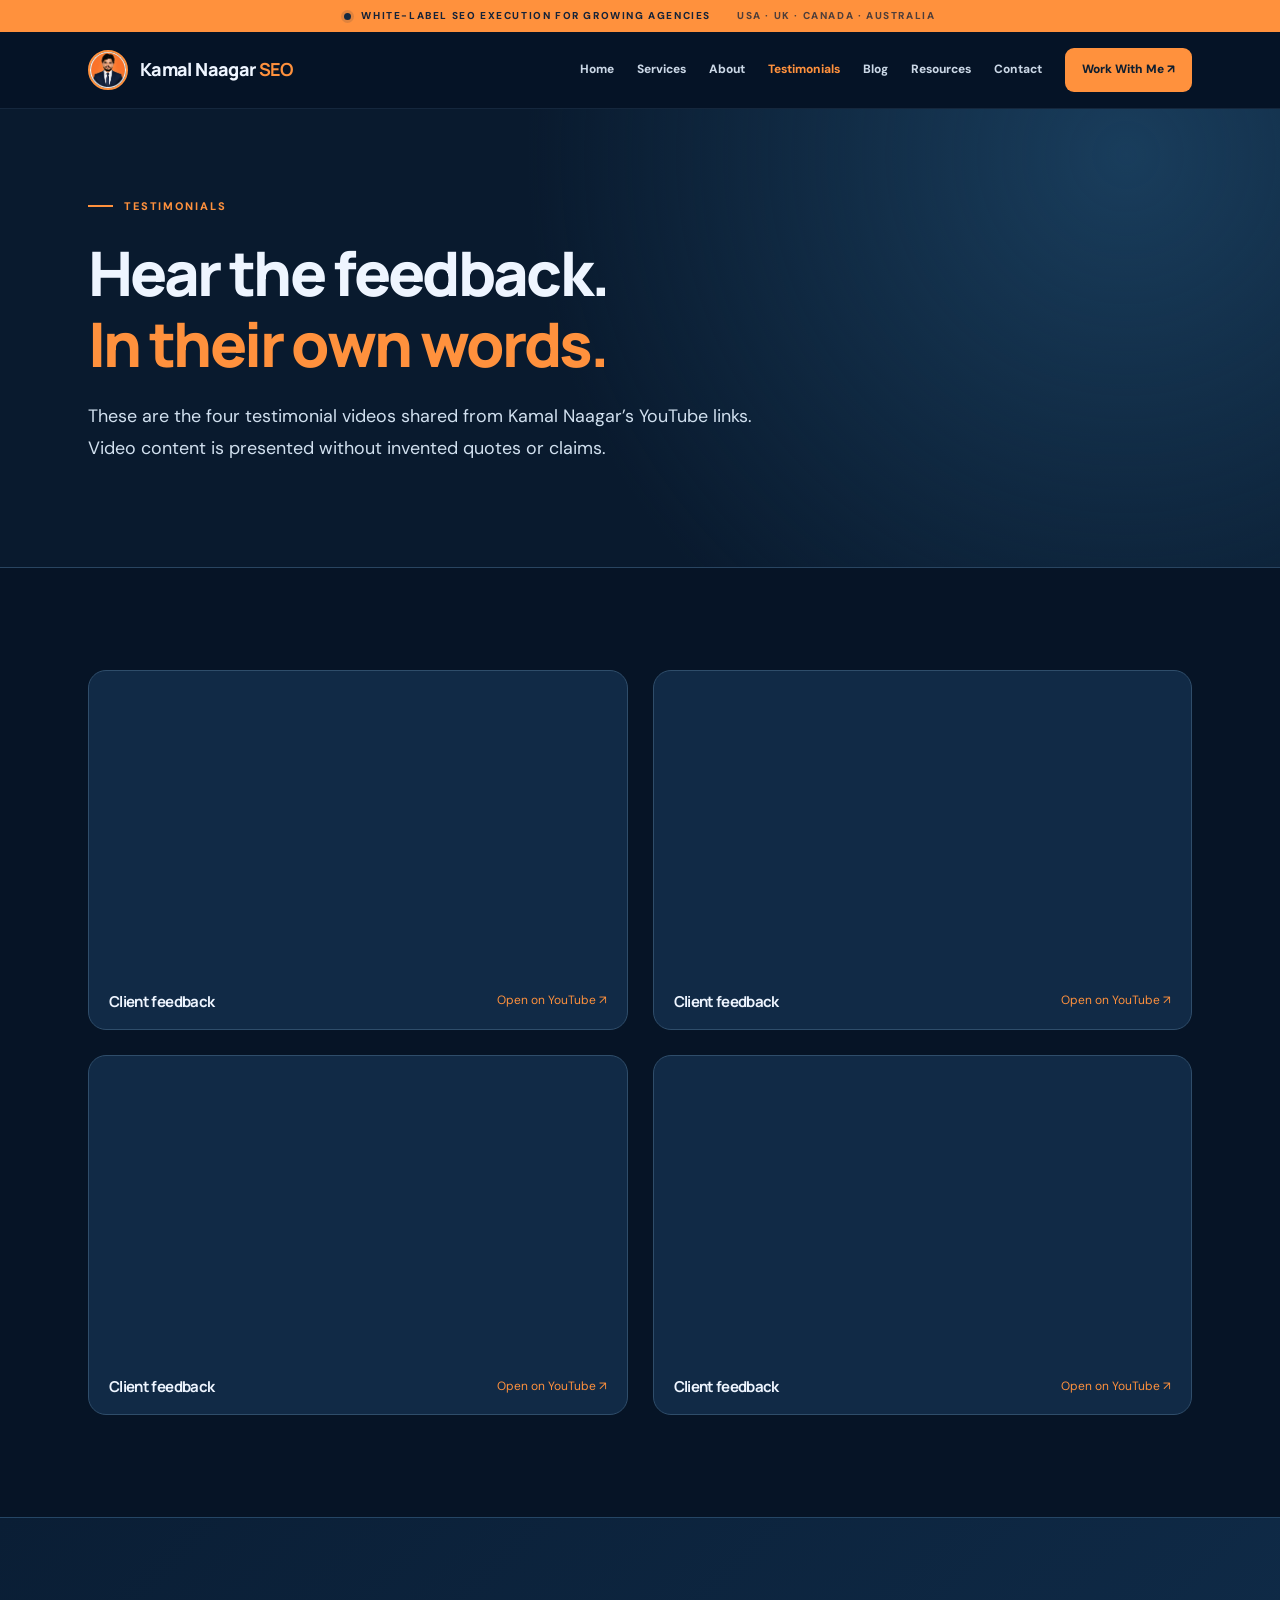
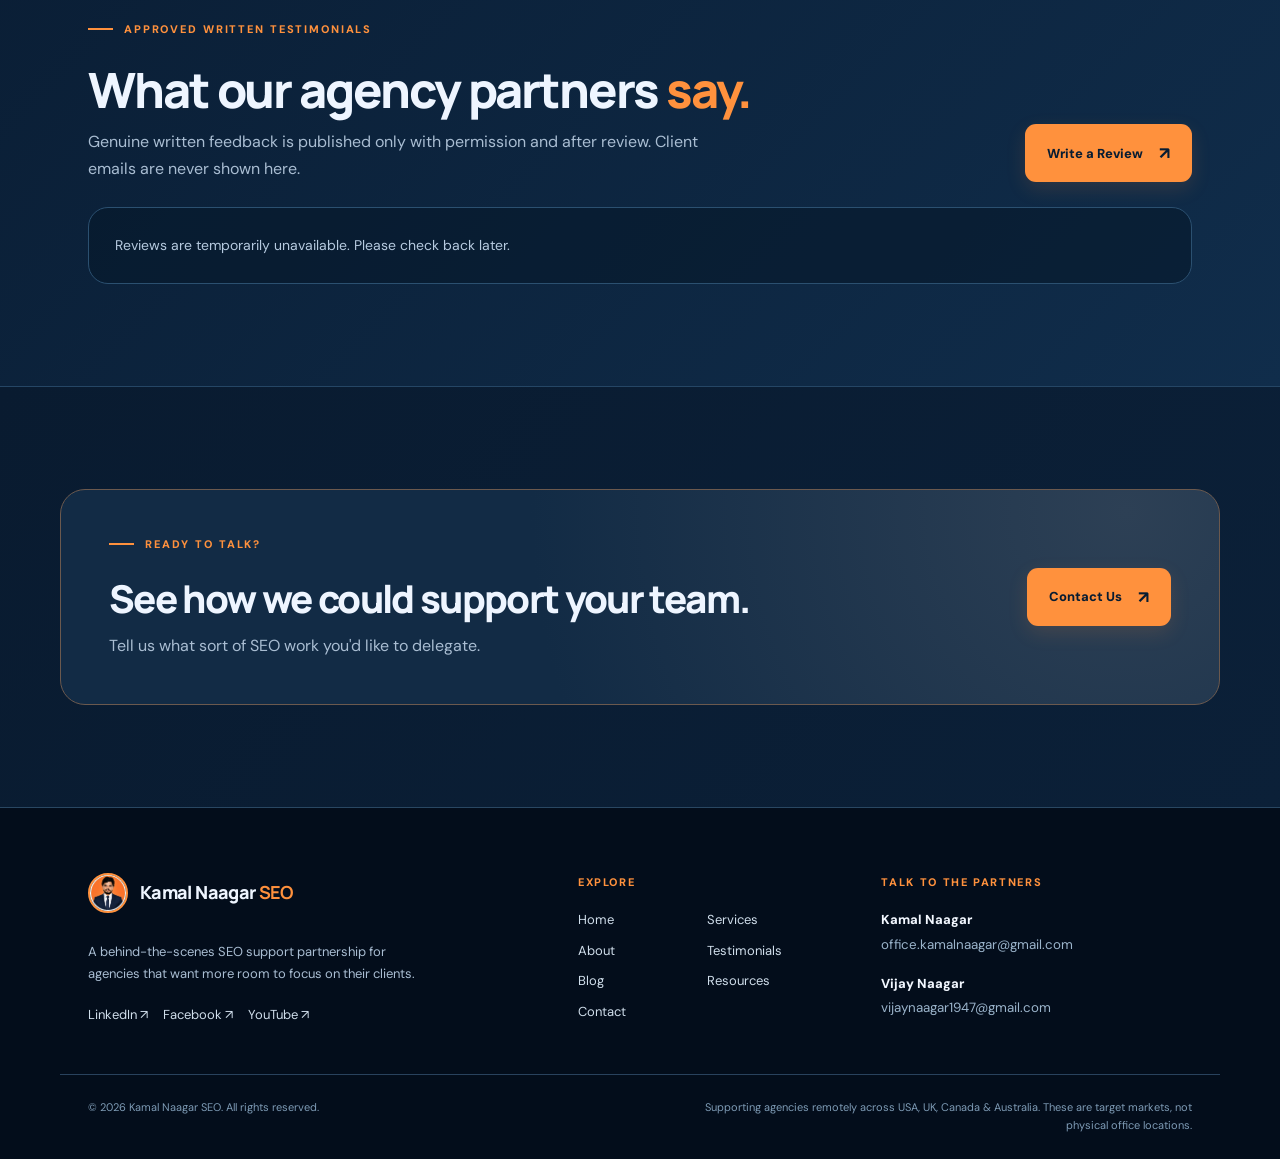
<file: testimonials.html>
<!DOCTYPE html>

<html lang="en"><head><meta charset="utf-8"/><meta content="width=device-width,initial-scale=1" name="viewport"/><meta content="#061426" name="theme-color"/><title>Video Testimonials | Kamal Naagar SEO</title><meta content="Watch video testimonials shared by Kamal Naagar SEO, including two YouTube videos and two Shorts." name="description"/><link href="https://kamalnaagarseo.github.io/testimonials.html" rel="canonical"/><meta content="website" property="og:type"/><meta content="Video Testimonials" property="og:title"/><meta content="Watch video testimonials shared by Kamal Naagar SEO, including two YouTube videos and two Shorts." property="og:description"/><meta content="https://kamalnaagarseo.github.io/kamal.jpg" property="og:image"/><link href="kamal.jpg" rel="icon" type="image/jpeg"/><style>
@import url('https://fonts.googleapis.com/css2?family=DM+Sans:wght@400;500;600;700;800&family=Manrope:wght@400;500;600;700;800&display=swap');
:root{--bg:#061426;--bg2:#091c32;--panel:#0f2742;--panel2:#112e4e;--ink:#eef5ff;--muted:#a9bdd2;--orange:#ff913d;--orange2:#ffb469;--line:#274360;--max:1160px}*{box-sizing:border-box}html{scroll-behavior:smooth}body{margin:0;min-width:320px;background:var(--bg);color:var(--ink);font-family:'DM Sans',Arial,sans-serif;font-size:16px;line-height:1.65;overflow-x:hidden}img{max-width:100%}button,input,textarea,select{font:inherit}button,a{-webkit-tap-highlight-color:transparent}a{color:inherit}a:focus-visible,button:focus-visible,input:focus-visible,textarea:focus-visible,select:focus-visible{outline:3px solid #ffbc7b;outline-offset:3px}h1,h2,h3{font-family:Manrope,Arial,sans-serif;letter-spacing:-.043em;line-height:1.15;margin:0}h1{font-size:clamp(2.75rem,5.5vw,5.2rem);font-weight:800}h2{font-size:clamp(2rem,3.8vw,3.55rem);font-weight:800}h2 em{font-style:normal;color:var(--orange)}h3{font-size:1.17rem}p{margin:0;color:var(--muted)}.wrap{max-width:var(--max);padding:0 28px;margin:0 auto}.topline{height:32px;display:flex;align-items:center;justify-content:center;gap:10px;background:var(--orange);color:#152339;font-size:10px;letter-spacing:.16em;font-weight:800}.pulse{height:7px;width:7px;border-radius:50%;background:#142940;box-shadow:0 0 0 3px #14294021}.topline-right{margin-left:16px;opacity:.75}.site-header{z-index:100;position:sticky;top:0;background:#061426f2;border-bottom:1px solid #253b5385;backdrop-filter:blur(18px)}.nav-row{height:76px;display:flex;align-items:center;justify-content:space-between;gap:20px}.logo{display:inline-flex;align-items:center;gap:12px;text-decoration:none;white-space:nowrap;font-family:Manrope,sans-serif;letter-spacing:-.035em;font-size:18px;font-weight:800}.logo img{width:40px;height:40px;border-radius:50%;border:2px solid var(--orange);object-fit:cover;background:#fff}.logo b{color:var(--orange)}.nav-links{display:flex;align-items:center;gap:23px}.nav-links a{text-decoration:none;font-size:12px;font-weight:800;color:#cad7e6;transition:color .2s}.nav-links a:hover,.nav-links a[aria-current="page"]{color:var(--orange)}.nav-links .nav-cta{color:#0e1e30;background:var(--orange);padding:12px 17px;border-radius:9px}.menu-toggle{display:none;flex-direction:column;align-items:center;justify-content:center;gap:5px;border:1px solid #46617c;border-radius:9px;background:#132b45;width:44px;height:44px}.menu-toggle span{display:block;width:19px;height:2px;background:#fff;border-radius:2px}.section{padding:102px 0}.section-alt{background:linear-gradient(130deg,#091b30,#0b2038)}.kicker{color:var(--orange);text-transform:uppercase;letter-spacing:.17em;font-size:11px;font-weight:800;display:flex;align-items:center;gap:11px;margin-bottom:23px}.kicker>span{height:2px;width:25px;flex:none;background:var(--orange)}.btn{display:inline-flex;align-items:center;justify-content:center;gap:16px;text-decoration:none;border-radius:11px;padding:15px 22px;font-weight:800;font-size:13px;transition:transform .2s,box-shadow .2s;white-space:nowrap}.btn:hover{transform:translateY(-3px)}.btn-primary{background:var(--orange);color:#071c32;box-shadow:0 7px 20px #ff913d22;border:none;cursor:pointer}.btn-outline{border:1px solid #476583;color:#f0f6ff;background:#ffffff05}.btn span{font-size:17px}.intro{font-size:clamp(1rem,1.4vw,1.2rem);line-height:1.75;color:#d1e0ef}.hero-home{position:relative;overflow:hidden;background:radial-gradient(circle at 85% 12%,#153c60 0,transparent 42%),linear-gradient(135deg,#061426 10%,#0a2038 90%)}.hero-home:before{content:"";position:absolute;inset:0;pointer-events:none;opacity:.19;background-image:linear-gradient(#31506a55 1px,transparent 1px),linear-gradient(90deg,#31506a55 1px,transparent 1px);background-size:46px 46px;mask-image:linear-gradient(90deg,transparent,#000)}.hero-layout{position:relative;display:grid;grid-template-columns:1fr 1fr;align-items:center;gap:58px;padding-top:90px;padding-bottom:67px}.hero-copy h1 span,.inner-hero h1 span{color:var(--orange)}.hero-copy .intro{margin-top:27px;max-width:500px}.support-text{max-width:460px;margin-top:14px;font-size:15px}.hero-actions{display:flex;flex-wrap:wrap;gap:11px;margin:30px 0 36px}.market-label{font-size:11px;letter-spacing:.12em;color:#839eb8;font-weight:800}.market-pills{display:flex;flex-wrap:wrap;gap:8px;margin-top:11px}.market-pills span{border:1px solid #375370;color:#d5e2ee;background:#0e2a43;font-weight:700;letter-spacing:0;font-size:12px;padding:5px 12px;border-radius:30px}.hero-art{position:relative;min-width:0;padding-bottom:40px}.art-frame{position:relative;overflow:hidden;border-radius:25px;border:1px solid #3d5c7c;box-shadow:0 32px 70px #0008;background:#18314c}.art-frame:after{content:"";position:absolute;inset:0;box-shadow:inset 0 0 0 1px #ffffff16;pointer-events:none}.art-frame>img{display:block;aspect-ratio:1.25;object-fit:cover;width:100%;height:auto;object-position:center}.art-label{position:absolute;bottom:16px;left:16px;right:16px;border:1px solid #55718e;background:#071a2fe8;color:#e5f1fa;backdrop-filter:blur(10px);padding:12px 14px;border-radius:10px;font-size:10px;font-weight:800;letter-spacing:.09em;display:flex;align-items:center;gap:10px}.eyedot{height:9px;width:9px;background:#ff963f;border-radius:100%}.hero-partners{display:flex;align-items:center;position:absolute;right:-13px;bottom:0;padding:12px 18px;border-radius:16px;border:1px solid #426282;background:#0d2a47;box-shadow:0 14px 30px #0006}.hero-partners img{width:41px;height:41px;border-radius:50%;border:2px solid var(--orange);object-fit:cover;margin-right:-10px;background:white}.hero-partners span{font-size:12px;margin-left:25px;color:#b9cadc;line-height:1.4}.hero-partners strong{color:white}.hero-bottom{position:relative;border-top:1px solid #31506c;display:flex;align-items:center;gap:20px;padding-top:22px;padding-bottom:22px;color:#96aec4;font-size:11px;letter-spacing:.06em;text-transform:uppercase;font-weight:800}.hero-line{height:1px;flex:1;background:#3e5a75}.section-heading{display:flex;align-items:end;justify-content:space-between;gap:38px;margin-bottom:38px}.section-heading>p{max-width:400px;font-size:15px}.service-grid{display:grid;grid-template-columns:repeat(3,minmax(0,1fr));gap:17px}.service-card{border:1px solid #2a4867;border-radius:17px;padding:25px 25px 30px;background:linear-gradient(155deg,#12304e,#0e2742);min-height:225px;transition:transform .25s,border-color .25s}.service-card:hover{transform:translateY(-5px);border-color:#ff913d85}.card-top{display:flex;justify-content:space-between;align-items:center;margin-bottom:24px}.service-num{font-size:11px;color:#7e9ebd;letter-spacing:.13em;font-weight:800}.service-icon{display:grid;place-items:center;width:42px;height:42px;border:1px solid #9d683f;background:#ff913d14;border-radius:12px;color:var(--orange);font-size:23px}.service-card h3{margin-bottom:11px}.service-card p{font-size:13px;line-height:1.75}.center-action{margin-top:30px}.editorial-grid{display:grid;grid-template-columns:.97fr 1.03fr;gap:65px;align-items:center}.editorial-image,.feature-image{position:relative;min-width:0;border:1px solid #335270;border-radius:23px;overflow:hidden;background:#12314f}.editorial-image img,.feature-image img{width:100%;display:block;aspect-ratio:1.15;object-fit:cover}.image-badge{position:absolute;left:18px;right:18px;bottom:18px;background:#091d32e8;border:1px solid #517392;border-radius:13px;padding:16px;display:flex;flex-direction:column;backdrop-filter:blur(12px)}.image-badge strong{color:#fff}.image-badge span{color:#becfe1;font-size:12px}.editorial-copy>p,.feature-text>p{margin:20px 0 26px}.timeline{display:grid;gap:13px;margin:28px 0 32px}.timeline>div{display:flex;gap:18px;padding-bottom:17px;border-bottom:1px solid #304d67}.timeline strong{color:var(--orange);font-size:18px}.timeline span{display:grid;gap:4px}.timeline b{color:#eff6ff}.timeline small{font-size:13px;color:var(--muted)}.testimonial-grid{display:grid;grid-template-columns:repeat(4,minmax(0,1fr));gap:16px}.testimonial-card{background:#112b47;border:1px solid #2a4867;border-radius:16px;overflow:hidden;text-decoration:none;transition:transform .2s}.testimonial-card:hover{transform:translateY(-4px)}.testimonial-visual{position:relative;aspect-ratio:16/11;background:radial-gradient(circle at 25% 10%,#274f73,#0a1e34);display:grid;place-items:center}.testimonial-visual img{position:absolute;width:100%;height:100%;object-fit:cover;opacity:.8}.play-icon{position:relative;z-index:2;background:#ff243a;color:#fff;border-radius:11px;padding:12px 18px;line-height:1;box-shadow:0 10px 25px #0008}.test-info{display:flex;flex-direction:column;padding:14px 15px;gap:5px}.test-info span:first-child{color:#f0f5fa;font-size:12px;font-weight:800}.test-info span:last-child{color:var(--orange);font-size:11px}.partner-callout{display:grid;grid-template-columns:auto 1fr auto;gap:35px;align-items:center}.partner-callout h2{font-size:clamp(1.9rem,3vw,2.9rem)}.partner-callout p{margin-top:14px;max-width:670px}.partner-stack{display:flex;align-items:center}.partner-stack img{width:100px;height:100px;object-fit:cover;border:5px solid #173650;border-radius:50%;background:white}.partner-stack img+img{margin-left:-35px}.cta-band{border:1px solid #6b594e;border-radius:25px;display:flex;justify-content:space-between;align-items:center;gap:30px;padding:45px 48px;background:radial-gradient(circle at 92% 10%,#2d4055,#122b45 55%)}.cta-band h2{font-size:clamp(1.8rem,3vw,2.8rem)}.cta-band p{margin-top:12px}.inner-hero{background:radial-gradient(circle at 88% 10%,#193d5c 0,transparent 50%),#091a2e;border-bottom:1px solid #294561;padding:92px 0}.inner-hero-grid{display:grid;grid-template-columns:1fr 1fr;gap:55px;align-items:center}.inner-hero h1{font-size:clamp(2.6rem,4.8vw,4.5rem)}.inner-hero .intro{max-width:700px;margin:22px 0 30px}.inner-hero-image{position:relative;border:1px solid #3a5a74;border-radius:22px;padding:9px;background:#132c47;overflow:hidden}.inner-hero-image img{display:block;aspect-ratio:1.4;object-fit:cover;width:100%;border-radius:15px}.image-note{position:absolute;bottom:14px;right:14px;color:#d6e4ef;font-size:10px;background:#061426c9;padding:5px 10px;border-radius:7px}.feature-row{display:grid;grid-template-columns:1fr 1fr;gap:55px;align-items:center}.feature-image img{aspect-ratio:1.25}.tick-list{padding:0;margin:20px 0 31px;list-style:none;display:grid;gap:11px}.tick-list li{padding-left:28px;position:relative;color:#d0deeb}.tick-list li:before{content:'✓';position:absolute;left:0;color:var(--orange);font-weight:900}.compact-hero{padding:88px 0 73px}.compact-hero h1{max-width:850px}.about-hero{text-align:left}.team-portraits{display:flex;align-items:center;gap:0;margin-top:27px}.team-portraits>img{height:78px;width:78px;object-fit:cover;border-radius:50%;border:4px solid var(--orange);background:#fff}.team-portraits>img+img{margin-left:-16px}.team-portraits>div{display:grid;margin-left:18px}.team-portraits strong{color:#fff}.team-portraits span{font-size:13px;color:var(--muted)}.team-grid{display:grid;grid-template-columns:1fr 1fr;gap:23px}.team-card{background:#102a46;border:1px solid #2e4e6c;border-radius:23px;overflow:hidden;display:grid;grid-template-columns:44% 56%;min-height:385px}.team-photo{background:#132942;min-width:0}.team-photo img{width:100%;height:100%;min-height:385px;object-fit:cover;object-position:center}.team-body{padding:34px 25px;display:flex;flex-direction:column;align-items:start;justify-content:center;gap:10px;min-width:0}.role-label{font-size:10px;color:var(--orange);font-weight:800;letter-spacing:.13em}.team-body h3{font-size:1.8rem;margin-bottom:5px}.team-body p{font-size:13px;margin-bottom:13px}.team-body a{font-size:12px;overflow-wrap:anywhere;color:#ffc08b;text-decoration:none}.contact-grid{display:grid;grid-template-columns:1.3fr .8fr;gap:28px;align-items:start}.contact-panel,.contact-side{border-radius:24px;background:#102943;border:1px solid #2b4a67;padding:35px}.contact-panel h2,.contact-side h2{font-size:clamp(1.8rem,3vw,2.6rem);margin-bottom:14px}.contact-panel>p{margin-bottom:26px;font-size:14px}.contact-form{display:grid;gap:18px}.form-row{display:grid;grid-template-columns:1fr 1fr;gap:17px}.contact-form label{display:grid;gap:8px;color:#e5f2ff;font-size:12px;font-weight:800}.contact-form input,.contact-form select,.contact-form textarea{width:100%;border-radius:10px;border:1px solid #3a5975;background:#061c31;color:#eff6ff;padding:12px 14px;outline:none;min-width:0}.contact-form textarea{resize:vertical}.contact-form input::placeholder,.contact-form textarea::placeholder{color:#7f9bb5}.contact-form .btn{justify-self:start}.form-disclosure{font-size:12px}.form-error{font-size:13px;color:#ffcbac}.contact-person{border-bottom:1px solid #34536e;display:flex;gap:15px;padding:20px 0;align-items:center}.contact-person img{width:68px;height:68px;object-fit:cover;border:2px solid var(--orange);background:#fff;border-radius:14px}.contact-person h3{font-size:16px}.contact-person p{font-size:12px;margin:3px 0}.contact-person a{font-size:12px;color:var(--orange);overflow-wrap:anywhere;text-decoration:none}.contact-note{margin-top:25px;border-radius:12px;background:#0b213a;padding:20px}.contact-note p{margin:10px 0}.contact-note small{color:#9eb5cd}.embed-grid{display:grid;grid-template-columns:1fr 1fr;gap:25px}.embed-card{border:1px solid #2f4d6a;border-radius:18px;overflow:hidden;background:#112a46}.embed-card iframe{display:block;width:100%;aspect-ratio:16/9;border:0}.embed-meta{padding:18px 20px;display:flex;align-items:center;justify-content:space-between;gap:15px}.embed-meta h3{font-size:15px}.embed-meta a{color:var(--orange);text-decoration:none;font-size:12px;white-space:nowrap}.resource-grid{display:grid;grid-template-columns:1fr 1fr;gap:25px}.resource-card{background:#102a46;border:1px solid #34536e;border-radius:20px;overflow:hidden;text-decoration:none;padding:26px}.resource-art{background:linear-gradient(100deg,#183e62,#09223b);height:140px;margin:-26px -26px 24px;display:grid;place-items:center}.resource-art span{font-size:66px;color:var(--orange)}.resource-card h2{font-size:25px;margin:11px 0}.resource-card p{margin-bottom:15px}.resource-card strong{color:var(--orange);font-size:13px}.article-body{max-width:850px}.article-body .backlink{color:var(--orange);text-decoration:none}.article-body section{padding:28px 0;border-bottom:1px solid #2d4a64}.article-body h2{font-size:26px;margin-bottom:15px}.article-body p{font-size:16px}.article-end{margin-top:35px;background:#14304c;padding:22px;border-radius:12px}.article-end a{color:var(--orange)}.site-footer{background:#030d1b;border-top:1px solid #294762;padding:65px 0 25px}.footer-main{display:grid;grid-template-columns:1.4fr .8fr 1fr;gap:55px}.foot-about>p{margin:20px 0;max-width:340px;font-size:13px}.foot-label{font-size:11px;font-weight:800;color:var(--orange);letter-spacing:.15em;text-transform:uppercase;display:block;margin-bottom:18px}.footer-nav{display:grid;grid-template-columns:1fr 1fr;gap:9px}.footer-nav a,.social-links a{font-size:13px;text-decoration:none;color:#d0deeb}.social-links{display:flex;gap:15px;flex-wrap:wrap}.foot-email{font-size:13px;display:block;color:#f2f7ff;text-decoration:none;font-weight:800;margin-top:16px}.foot-email:first-of-type{margin-top:0}.footer-main small{color:#9bb4cb;overflow-wrap:anywhere}.bottomline{display:flex;justify-content:space-between;gap:25px;margin-top:48px;padding-top:23px;border-top:1px solid #29425d;color:#7e9bb5;font-size:11px}.bottomline span:last-child{text-align:right;max-width:510px}
@media(max-width:1050px){.nav-links{gap:13px}.hero-layout{gap:30px}.team-card{grid-template-columns:1fr}.team-photo img{max-height:270px;min-height:250px}.team-body{padding:30px}}@media(max-width:850px){.menu-toggle{display:flex;cursor:pointer}.nav-links{display:none;position:absolute;top:76px;left:0;right:0;padding:22px 28px 30px;background:#071a2d;box-shadow:0 20px 30px #0008;border-bottom:1px solid #345773;flex-direction:column;align-items:stretch;gap:0}.nav-links.open{display:flex}.nav-links a{font-size:15px;padding:12px 0}.nav-links .nav-cta{text-align:center;margin-top:15px;padding:12px}.hero-layout,.editorial-grid,.feature-row,.inner-hero-grid,.contact-grid{grid-template-columns:1fr}.hero-copy{max-width:720px}.hero-art{max-width:650px}.hero-home .hero-layout{padding-top:65px}.section-heading{display:block}.section-heading>p{margin-top:20px;max-width:700px}.service-grid{grid-template-columns:repeat(2,minmax(0,1fr))}.testimonial-grid{grid-template-columns:repeat(2,minmax(0,1fr))}.partner-callout{grid-template-columns:auto 1fr}.partner-callout>.btn{grid-column:2;justify-self:start}.footer-main{gap:30px}.inner-hero-grid{gap:35px}.inner-hero-image{max-width:700px}.topline-right{display:none}}@media(max-width:620px){.wrap{padding:0 20px}.topline{font-size:8px;letter-spacing:.09em}.nav-row{height:68px}.nav-links{top:68px}.logo{font-size:16px}.logo img{width:36px;height:36px}.section{padding:68px 0}.hero-layout{padding-top:50px;padding-bottom:48px}.hero-copy h1{font-size:clamp(2.6rem,10vw,3.8rem)}.hero-art{padding-right:8px;padding-bottom:30px}.hero-partners{right:0}.hero-bottom{align-items:flex-start;flex-direction:column;gap:5px;font-size:10px}.hero-line{display:none}.art-label{font-size:8px;bottom:12px;left:10px;right:10px}.service-grid,.testimonial-grid,.team-grid,.embed-grid,.resource-grid,.form-row{grid-template-columns:1fr}.service-card{min-height:auto}.partner-callout{grid-template-columns:1fr}.partner-callout>.btn{grid-column:auto}.cta-band{padding:30px 23px;flex-direction:column;align-items:stretch}.cta-band .btn{align-self:start}.inner-hero{padding:62px 0}.contact-panel,.contact-side{padding:23px}.footer-main{grid-template-columns:1fr}.bottomline{flex-direction:column}.bottomline span:last-child{text-align:left}.team-card{grid-template-columns:1fr}.team-photo img{max-height:340px}.embed-meta{align-items:flex-start;flex-direction:column}.partner-stack img{width:84px;height:84px}.hero-actions>.btn{font-size:12px;padding:13px 17px}.section-heading h2{font-size:clamp(2rem,9vw,3rem)}}@media(prefers-reduced-motion:reduce){*,*:before,*:after{scroll-behavior:auto!important;transition:none!important}}


/* Guaranteed resilient responsive layout */
html,body{width:100%;max-width:100%;overflow-x:clip}
.wrap{width:min(100% - 40px,1160px);margin-inline:auto}
img,video,iframe{max-width:100%}
.hero-art,.hero-copy,.feature-image,.feature-text,.inner-hero-image,.team-card,.contact-panel,.contact-side{min-width:0}
.team-portraits img{width:86px;height:86px;object-fit:cover;border-radius:50%;border:3px solid #ff913d}
.team-photo img{object-fit:cover;object-position:center 25%}
.contact-person{min-width:0}
.contact-person img{width:74px;height:74px;object-fit:cover;border-radius:50%;flex:none}
.contact-person a,.foot-email{overflow-wrap:anywhere}
.testimonial-visual img{width:100%;height:100%;object-fit:cover}
@media(max-width:980px){.wrap{width:min(100% - 32px,1160px)}.hero-layout,.inner-hero-grid,.feature-row,.contact-grid{grid-template-columns:1fr}.hero-art{max-width:660px}.service-grid{grid-template-columns:repeat(2,minmax(0,1fr))}.team-grid{grid-template-columns:1fr}.testimonial-grid{grid-template-columns:repeat(2,minmax(0,1fr))}}
@media(max-width:640px){.wrap{width:min(100% - 28px,1160px)}.service-grid,.testimonial-grid,.form-row{grid-template-columns:1fr}.team-card{display:block}.team-photo{height:330px}.team-photo img{min-height:0;height:100%;width:100%}.hero-layout{padding-top:54px}.inner-hero{padding-top:64px}.contact-panel,.contact-side{padding:22px}.hero-art{width:100%}.hero-actions .btn{width:100%}.site-header .logo span{font-size:14px}}

</style><link href="styles.css" rel="stylesheet"/><script defer="" src="site.js"></script><style>
/* FINAL IMAGE LAYOUT: keep entire original illustrations visible */
.hero-layout{grid-template-columns:minmax(0,.95fr) minmax(0,1.05fr);gap:54px}
.hero-art{width:100%;min-width:0;padding-bottom:28px}
.art-frame{width:100%;overflow:hidden;border-radius:22px}
.art-frame>img{width:100%;height:auto;aspect-ratio:16/9;object-fit:contain;object-position:center;display:block}
.editorial-image img,.feature-image img{width:100%;height:auto;aspect-ratio:16/9;object-fit:contain;object-position:center;display:block}
.inner-hero-image img{width:100%;height:auto;aspect-ratio:16/9;object-fit:contain;object-position:center;display:block;border-radius:13px}
.hero-partners{right:10px;bottom:0}
.editorial-image,.feature-image{overflow:hidden}
.editorial-grid,.feature-row{grid-template-columns:minmax(0,1fr) minmax(0,1fr);gap:52px}
.image-badge{bottom:12px;left:12px;right:12px}
.team-photo img{object-position:center 18%}
.testimonial-visual img{object-fit:cover;object-position:center}
@media(max-width:980px){.hero-layout,.editorial-grid,.feature-row,.inner-hero-grid{grid-template-columns:minmax(0,1fr)}.hero-art{max-width:720px}.hero-partners{right:5px}.inner-hero-image,.feature-image{max-width:100%;margin:0}}
@media(max-width:620px){.hero-art{padding-bottom:34px}.art-frame>img,.editorial-image img,.feature-image img,.inner-hero-image img{aspect-ratio:16/9;object-fit:contain}.hero-partners{right:0;bottom:0}.image-badge{padding:10px 12px}.inner-hero-image{padding:7px}}
</style><script type="application/ld+json">{
  "@context": "https://schema.org",
  "@graph": [
    {
      "@type": "Person",
      "@id": "https://kamalnaagarseo.github.io/#vijay",
      "name": "Vijay Naagar",
      "url": "https://kamalnaagarseo.github.io/about.html",
      "image": "https://kamalnaagarseo.github.io/vijay.jpg",
      "email": "vijaynaagar1947@gmail.com",
      "jobTitle": "SEO Backend Support Partner",
      "worksFor": {
        "@id": "https://kamalnaagarseo.github.io/#organization"
      },
      "sameAs": [
        "https://linktr.ee/vijaynaagarseo",
        "https://www.instagram.com/who_francis",
        "https://www.facebook.com/vijay.naagar.7",
        "https://www.linkedin.com/in/vijay-naagar-seo",
        "https://www.upwork.com/freelancers/~017038b271f5c2be24",
        "https://x.com/vijay_naagar_seo",
        "https://www.snapchat.com/@who_francis",
        "https://in.pinterest.com/vijaynaagarseo"
      ],
      "contactPoint": {
        "@type": "ContactPoint",
        "contactType": "WhatsApp",
        "url": "https://wa.me/7404448144"
      }
    },
    {
      "@type": "WebPage",
      "@id": "https://kamalnaagarseo.github.io/testimonials.html#webpage",
      "url": "https://kamalnaagarseo.github.io/testimonials.html",
      "isPartOf": {
        "@id": "https://kamalnaagarseo.github.io/#website"
      },
      "inLanguage": "en",
      "publisher": {
        "@id": "https://kamalnaagarseo.github.io/#organization"
      },
      "description": "Watch video testimonials shared by Kamal Naagar SEO, including two YouTube videos and two Shorts."
    },
    {
      "@type": "BreadcrumbList",
      "@id": "https://kamalnaagarseo.github.io/testimonials.html#breadcrumb",
      "itemListElement": [
        {
          "@type": "ListItem",
          "position": 1,
          "name": "Home",
          "item": "https://kamalnaagarseo.github.io/"
        },
        {
          "@type": "ListItem",
          "position": 2,
          "name": "Testimonials",
          "item": "https://kamalnaagarseo.github.io/testimonials.html"
        }
      ]
    }
  ]
}</script><style>
/* Approved client testimonials — responsive live-feed cards */
.live-review-section{background:linear-gradient(135deg,#0a1e35,#102d4b);border-top:1px solid #254665;border-bottom:1px solid #254665}
.live-review-header{display:flex;align-items:flex-end;justify-content:space-between;gap:24px;margin-bottom:25px}
.live-review-header h2{margin:0 0 12px}
.live-review-header p{max-width:620px}
.live-review-actions{display:flex;flex-wrap:wrap;gap:12px}
.live-review-wrap{border:1px solid #2b5070;border-radius:20px;padding:26px;background:#06182b99}
.live-review-grid{display:grid;grid-template-columns:repeat(3,minmax(0,1fr));gap:18px}
.live-review-card{min-width:0;display:flex;flex-direction:column;gap:15px;padding:23px;border:1px solid #345779;border-radius:16px;background:linear-gradient(155deg,#173550,#0d253f)}
.live-review-stars{color:#ffb45a;letter-spacing:3px;font-size:21px;line-height:1.15}
.live-review-quote{color:#f1f6fc;line-height:1.75;font-size:15px;overflow-wrap:anywhere;white-space:pre-wrap}
.live-review-author{margin-top:auto;border-top:1px solid #385572;padding-top:15px}
.live-review-author b{display:block;color:#fff;font-size:14px}
.live-review-author small{display:block;color:#abc0d5;font-size:12px;margin-top:5px}
.live-review-info{color:#b6cadf;font-size:14px;line-height:1.65}
.live-review-info[hidden],.live-review-grid[hidden]{display:none}
.live-review-fallback{display:none;color:#abc0d5;font-size:13px;margin-top:17px}
@media(max-width:900px){.live-review-header{align-items:flex-start;flex-direction:column}.live-review-grid{grid-template-columns:repeat(2,minmax(0,1fr))}}
@media(max-width:620px){.live-review-wrap{padding:16px}.live-review-grid{grid-template-columns:1fr}.live-review-card{padding:19px}.live-review-header .btn{width:100%}}
</style><script defer="" src="live-reviews.js"></script></head><body><div class="topline"><span class="pulse"></span> WHITE-LABEL SEO EXECUTION FOR GROWING AGENCIES <span class="topline-right">USA · UK · CANADA · AUSTRALIA</span></div><header class="site-header"><div class="wrap nav-row"><a class="logo" href="index.html"><img alt="Kamal Naagar portrait mark" height="38" src="kamal.jpg" width="38"/><span>Kamal Naagar <b>SEO</b></span></a><button aria-controls="nav-links" aria-expanded="false" aria-label="Open navigation" class="menu-toggle" type="button"><span></span><span></span><span></span></button><nav aria-label="Main navigation" class="nav-links" id="nav-links"><a href="index.html">Home</a><a href="services.html">Services</a><a href="about.html">About</a><a aria-current="page" href="testimonials.html">Testimonials</a><a href="blog.html">Blog</a><a href="resources.html">Resources</a><a href="contact.html">Contact</a><a class="nav-cta" href="mailto:office.kamalnaagar@gmail.com?subject=White-Label%20SEO%20Backend%20Support%20Inquiry">Work With Me ↗</a></nav></div></header><main><section class="inner-hero compact-hero"><div class="wrap"><div class="kicker"><span></span>TESTIMONIALS</div><h1>Hear the feedback.<br/><span>In their own words.</span></h1><p class="intro">These are the four testimonial videos shared from Kamal Naagar’s YouTube links. Video content is presented without invented quotes or claims.</p></div></section><section class="section"><div class="wrap"><div class="embed-grid"><article class="embed-card"><iframe allow="accelerometer; encrypted-media; picture-in-picture; web-share" allowfullscreen="" loading="lazy" referrerpolicy="strict-origin-when-cross-origin" src="https://www.youtube-nocookie.com/embed/3HFFFrLKnqc" title="Testimonial video 1"></iframe><div class="embed-meta"><h3>Client feedback</h3><a href="https://www.youtube.com/watch?v=3HFFFrLKnqc" rel="noopener noreferrer" target="_blank">Open on YouTube ↗</a></div></article><article class="embed-card"><iframe allow="accelerometer; encrypted-media; picture-in-picture; web-share" allowfullscreen="" loading="lazy" referrerpolicy="strict-origin-when-cross-origin" src="https://www.youtube-nocookie.com/embed/YvID2-nsrKQ" title="Testimonial video 2"></iframe><div class="embed-meta"><h3>Client feedback</h3><a href="https://www.youtube.com/watch?v=YvID2-nsrKQ" rel="noopener noreferrer" target="_blank">Open on YouTube ↗</a></div></article><article class="embed-card"><iframe allow="accelerometer; encrypted-media; picture-in-picture; web-share" allowfullscreen="" loading="lazy" referrerpolicy="strict-origin-when-cross-origin" src="https://www.youtube-nocookie.com/embed/nk5YbXqUpw0" title="Testimonial video 3"></iframe><div class="embed-meta"><h3>Client feedback</h3><a href="https://www.youtube.com/shorts/nk5YbXqUpw0" rel="noopener noreferrer" target="_blank">Open on YouTube ↗</a></div></article><article class="embed-card"><iframe allow="accelerometer; encrypted-media; picture-in-picture; web-share" allowfullscreen="" loading="lazy" referrerpolicy="strict-origin-when-cross-origin" src="https://www.youtube-nocookie.com/embed/kAkJQXAwEa0" title="Testimonial video 4"></iframe><div class="embed-meta"><h3>Client feedback</h3><a href="https://www.youtube.com/shorts/kAkJQXAwEa0" rel="noopener noreferrer" target="_blank">Open on YouTube ↗</a></div></article></div></div></section><section aria-labelledby="live-reviews-title" class="section live-review-section"><div class="wrap"><div class="kicker"><span></span>APPROVED WRITTEN TESTIMONIALS</div><div class="live-review-header"><div><h2 id="live-reviews-title">What our agency partners <em>say.</em></h2><p>Genuine written feedback is published only with permission and after review. Client emails are never shown here.</p></div><div class="live-review-actions"><a class="btn btn-primary" href="https://script.google.com/macros/s/AKfycbzjQeztnbbkZTa2PPKN3SHjemku4stoKA-5UUlIfIghC-hPxDO3k2UiVUeFcSsbtTk/exec" rel="noopener noreferrer" target="_blank">Write a Review <span aria-hidden="true">↗</span></a></div></div><div class="live-review-wrap" data-live-reviews="" data-max-reviews="30"><p aria-live="polite" class="live-review-info" data-reviews-status="" role="status">Loading approved client reviews…</p><div class="live-review-grid" data-reviews-grid="" hidden=""></div></div><p class="live-review-fallback">Reviews load using a secure public feed. No client email addresses are displayed.</p></div></section><section class="section section-alt"><div class="wrap cta-band"><div><div class="kicker"><span></span>READY TO TALK?</div><h2>See how we could support your team.</h2><p>Tell us what sort of SEO work you'd like to delegate.</p></div><a class="btn btn-primary" href="mailto:office.kamalnaagar@gmail.com?subject=White-Label%20SEO%20Backend%20Support%20Inquiry">Contact Us <span aria-hidden="true">↗</span></a></div></section></main><footer class="site-footer"><div class="wrap footer-main"><div class="foot-about"><a class="logo" href="index.html"><img alt="Kamal Naagar portrait mark" height="38" src="kamal.jpg" width="38"/><span>Kamal Naagar <b>SEO</b></span></a><p>A behind-the-scenes SEO support partnership for agencies that want more room to focus on their clients.</p><div class="social-links"><a href="https://in.linkedin.com/in/kamal-naagar-seo" rel="noopener noreferrer" target="_blank">LinkedIn ↗</a><a href="https://www.facebook.com/kamal.naagar.5" rel="noopener noreferrer" target="_blank">Facebook ↗</a><a href="https://www.youtube.com/@kamalnaagarseo" rel="noopener noreferrer" target="_blank">YouTube ↗</a></div></div><div><span class="foot-label">Explore</span><div class="footer-nav"><a href="index.html">Home</a><a href="services.html">Services</a><a href="about.html">About</a><a href="testimonials.html">Testimonials</a><a href="blog.html">Blog</a><a href="resources.html">Resources</a><a href="contact.html">Contact</a></div></div><div><span class="foot-label">Talk to the partners</span><a class="foot-email" href="mailto:office.kamalnaagar@gmail.com">Kamal Naagar</a><small>office.kamalnaagar@gmail.com</small><a class="foot-email" href="mailto:vijaynaagar1947@gmail.com">Vijay Naagar</a><small>vijaynaagar1947@gmail.com</small></div></div><div class="wrap bottomline"><span>© 2026 Kamal Naagar SEO. All rights reserved.</span><span>Supporting agencies remotely across USA, UK, Canada &amp; Australia. These are target markets, not physical office locations.</span></div></footer></body></html>
</file>
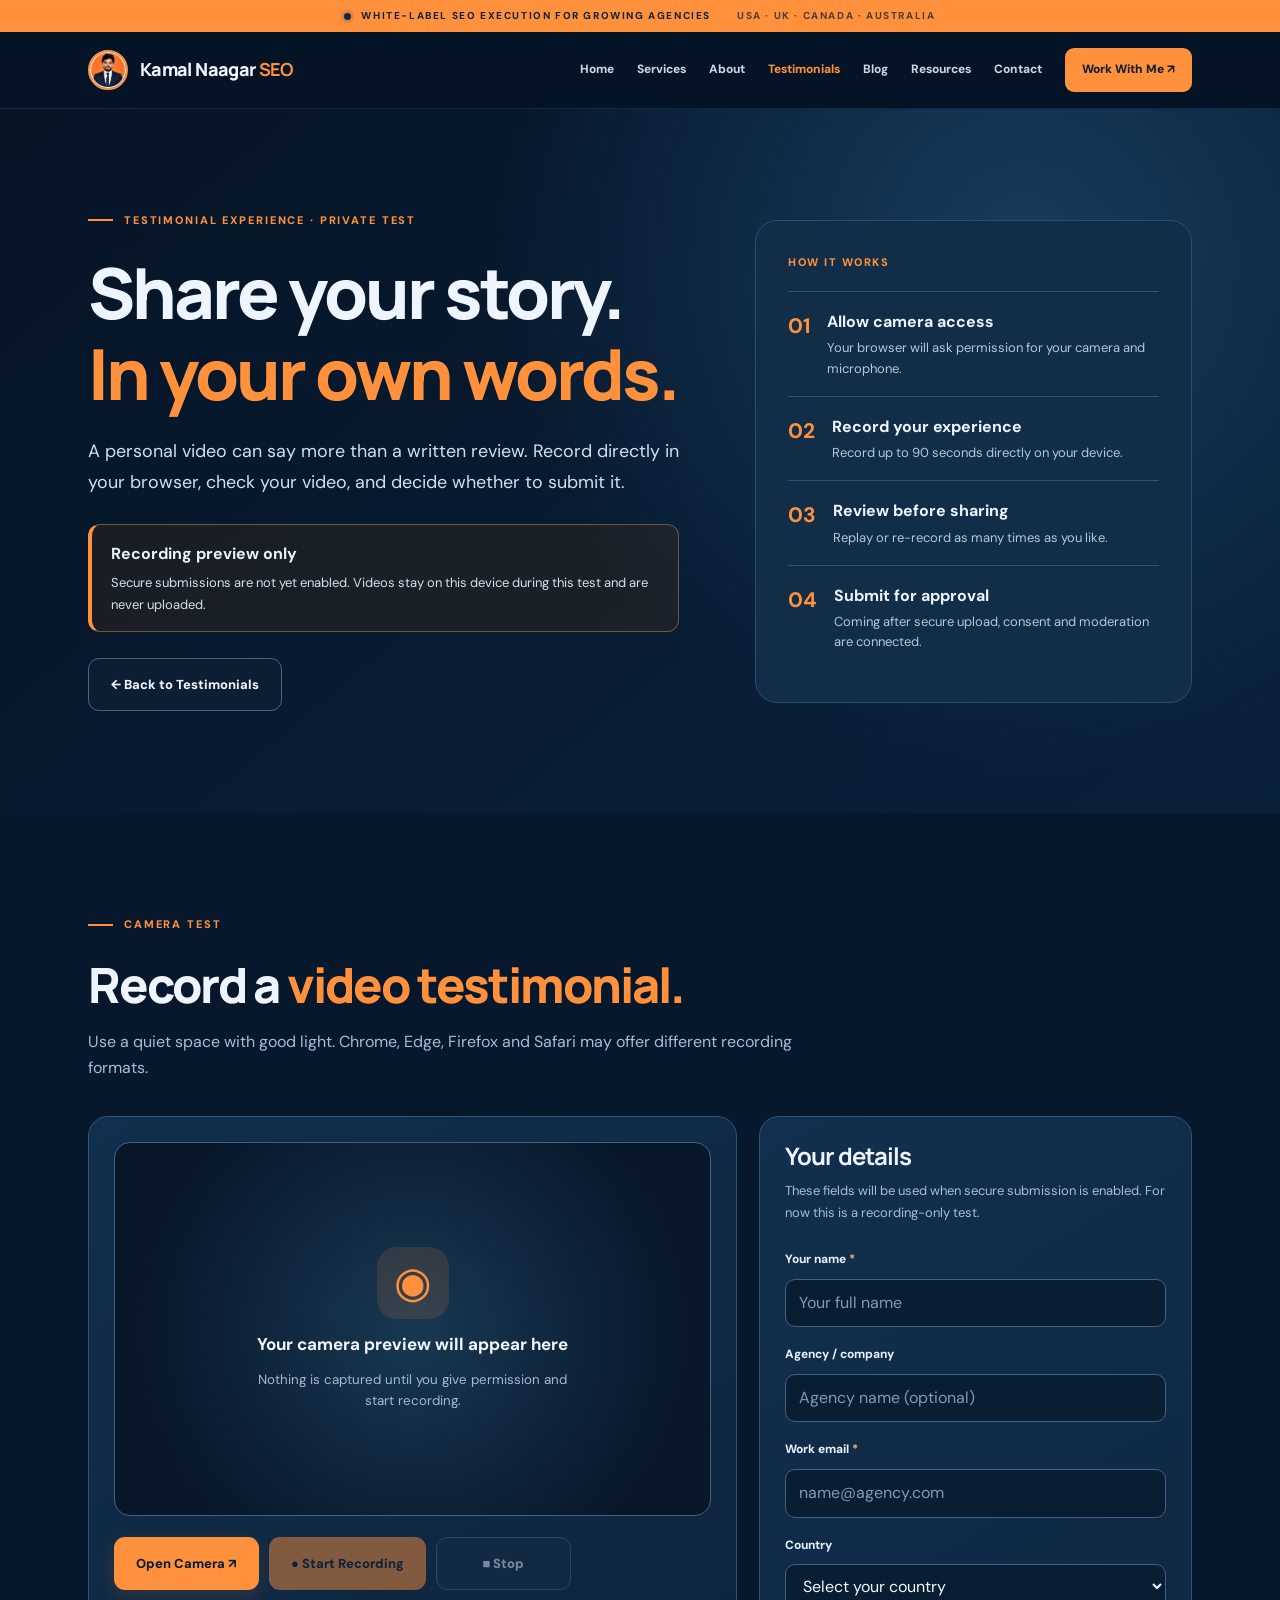
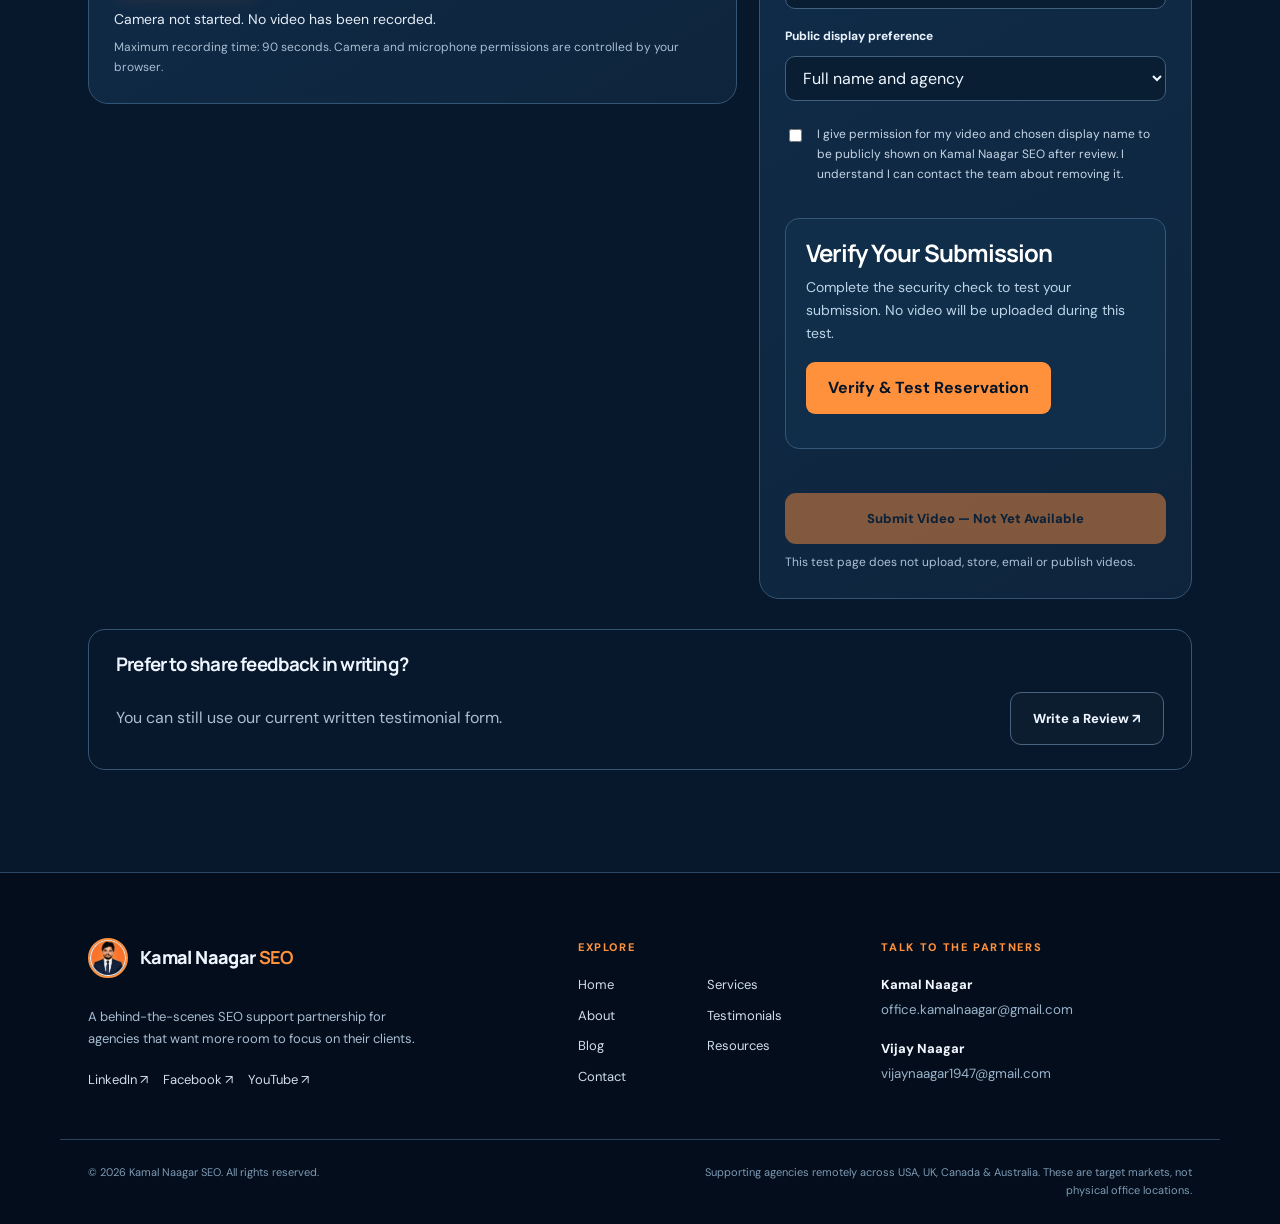
<file: video-review-preview.html>
<!DOCTYPE html>

<html lang="en">
<script src="https://challenges.cloudflare.com/turnstile/v0/api.js" async defer></script>
<head><meta charset="utf-8"/><meta content="width=device-width,initial-scale=1" name="viewport"/><meta content="#061426" name="theme-color"/><title>Record a Video Testimonial — Preview | Kamal Naagar SEO</title><meta content="Private recording test for the Kamal Naagar SEO video testimonial experience. Submissions are not enabled." name="description"/><link href="https://kamalnaagarseo.github.io/video-review-preview.html" rel="canonical"/><meta content="website" property="og:type"/><meta content="Record a Video Testimonial | Kamal Naagar SEO" property="og:title"/><meta content="Private camera recording preview. Video submissions are not enabled." property="og:description"/><meta content="https://kamalnaagarseo.github.io/kamal.jpg" property="og:image"/><link href="kamal.jpg" rel="icon" type="image/jpeg"/><style>
@import url('https://fonts.googleapis.com/css2?family=DM+Sans:wght@400;500;600;700;800&family=Manrope:wght@400;500;600;700;800&display=swap');
:root{--bg:#061426;--bg2:#091c32;--panel:#0f2742;--panel2:#112e4e;--ink:#eef5ff;--muted:#a9bdd2;--orange:#ff913d;--orange2:#ffb469;--line:#274360;--max:1160px}*{box-sizing:border-box}html{scroll-behavior:smooth}body{margin:0;min-width:320px;background:var(--bg);color:var(--ink);font-family:'DM Sans',Arial,sans-serif;font-size:16px;line-height:1.65;overflow-x:hidden}img{max-width:100%}button,input,textarea,select{font:inherit}button,a{-webkit-tap-highlight-color:transparent}a{color:inherit}a:focus-visible,button:focus-visible,input:focus-visible,textarea:focus-visible,select:focus-visible{outline:3px solid #ffbc7b;outline-offset:3px}h1,h2,h3{font-family:Manrope,Arial,sans-serif;letter-spacing:-.043em;line-height:1.15;margin:0}h1{font-size:clamp(2.75rem,5.5vw,5.2rem);font-weight:800}h2{font-size:clamp(2rem,3.8vw,3.55rem);font-weight:800}h2 em{font-style:normal;color:var(--orange)}h3{font-size:1.17rem}p{margin:0;color:var(--muted)}.wrap{max-width:var(--max);padding:0 28px;margin:0 auto}.topline{height:32px;display:flex;align-items:center;justify-content:center;gap:10px;background:var(--orange);color:#152339;font-size:10px;letter-spacing:.16em;font-weight:800}.pulse{height:7px;width:7px;border-radius:50%;background:#142940;box-shadow:0 0 0 3px #14294021}.topline-right{margin-left:16px;opacity:.75}.site-header{z-index:100;position:sticky;top:0;background:#061426f2;border-bottom:1px solid #253b5385;backdrop-filter:blur(18px)}.nav-row{height:76px;display:flex;align-items:center;justify-content:space-between;gap:20px}.logo{display:inline-flex;align-items:center;gap:12px;text-decoration:none;white-space:nowrap;font-family:Manrope,sans-serif;letter-spacing:-.035em;font-size:18px;font-weight:800}.logo img{width:40px;height:40px;border-radius:50%;border:2px solid var(--orange);object-fit:cover;background:#fff}.logo b{color:var(--orange)}.nav-links{display:flex;align-items:center;gap:23px}.nav-links a{text-decoration:none;font-size:12px;font-weight:800;color:#cad7e6;transition:color .2s}.nav-links a:hover,.nav-links a[aria-current="page"]{color:var(--orange)}.nav-links .nav-cta{color:#0e1e30;background:var(--orange);padding:12px 17px;border-radius:9px}.menu-toggle{display:none;flex-direction:column;align-items:center;justify-content:center;gap:5px;border:1px solid #46617c;border-radius:9px;background:#132b45;width:44px;height:44px}.menu-toggle span{display:block;width:19px;height:2px;background:#fff;border-radius:2px}.section{padding:102px 0}.section-alt{background:linear-gradient(130deg,#091b30,#0b2038)}.kicker{color:var(--orange);text-transform:uppercase;letter-spacing:.17em;font-size:11px;font-weight:800;display:flex;align-items:center;gap:11px;margin-bottom:23px}.kicker>span{height:2px;width:25px;flex:none;background:var(--orange)}.btn{display:inline-flex;align-items:center;justify-content:center;gap:16px;text-decoration:none;border-radius:11px;padding:15px 22px;font-weight:800;font-size:13px;transition:transform .2s,box-shadow .2s;white-space:nowrap}.btn:hover{transform:translateY(-3px)}.btn-primary{background:var(--orange);color:#071c32;box-shadow:0 7px 20px #ff913d22;border:none;cursor:pointer}.btn-outline{border:1px solid #476583;color:#f0f6ff;background:#ffffff05}.btn span{font-size:17px}.intro{font-size:clamp(1rem,1.4vw,1.2rem);line-height:1.75;color:#d1e0ef}.hero-home{position:relative;overflow:hidden;background:radial-gradient(circle at 85% 12%,#153c60 0,transparent 42%),linear-gradient(135deg,#061426 10%,#0a2038 90%)}.hero-home:before{content:"";position:absolute;inset:0;pointer-events:none;opacity:.19;background-image:linear-gradient(#31506a55 1px,transparent 1px),linear-gradient(90deg,#31506a55 1px,transparent 1px);background-size:46px 46px;mask-image:linear-gradient(90deg,transparent,#000)}.hero-layout{position:relative;display:grid;grid-template-columns:1fr 1fr;align-items:center;gap:58px;padding-top:90px;padding-bottom:67px}.hero-copy h1 span,.inner-hero h1 span{color:var(--orange)}.hero-copy .intro{margin-top:27px;max-width:500px}.support-text{max-width:460px;margin-top:14px;font-size:15px}.hero-actions{display:flex;flex-wrap:wrap;gap:11px;margin:30px 0 36px}.market-label{font-size:11px;letter-spacing:.12em;color:#839eb8;font-weight:800}.market-pills{display:flex;flex-wrap:wrap;gap:8px;margin-top:11px}.market-pills span{border:1px solid #375370;color:#d5e2ee;background:#0e2a43;font-weight:700;letter-spacing:0;font-size:12px;padding:5px 12px;border-radius:30px}.hero-art{position:relative;min-width:0;padding-bottom:40px}.art-frame{position:relative;overflow:hidden;border-radius:25px;border:1px solid #3d5c7c;box-shadow:0 32px 70px #0008;background:#18314c}.art-frame:after{content:"";position:absolute;inset:0;box-shadow:inset 0 0 0 1px #ffffff16;pointer-events:none}.art-frame>img{display:block;aspect-ratio:1.25;object-fit:cover;width:100%;height:auto;object-position:center}.art-label{position:absolute;bottom:16px;left:16px;right:16px;border:1px solid #55718e;background:#071a2fe8;color:#e5f1fa;backdrop-filter:blur(10px);padding:12px 14px;border-radius:10px;font-size:10px;font-weight:800;letter-spacing:.09em;display:flex;align-items:center;gap:10px}.eyedot{height:9px;width:9px;background:#ff963f;border-radius:100%}.hero-partners{display:flex;align-items:center;position:absolute;right:-13px;bottom:0;padding:12px 18px;border-radius:16px;border:1px solid #426282;background:#0d2a47;box-shadow:0 14px 30px #0006}.hero-partners img{width:41px;height:41px;border-radius:50%;border:2px solid var(--orange);object-fit:cover;margin-right:-10px;background:white}.hero-partners span{font-size:12px;margin-left:25px;color:#b9cadc;line-height:1.4}.hero-partners strong{color:white}.hero-bottom{position:relative;border-top:1px solid #31506c;display:flex;align-items:center;gap:20px;padding-top:22px;padding-bottom:22px;color:#96aec4;font-size:11px;letter-spacing:.06em;text-transform:uppercase;font-weight:800}.hero-line{height:1px;flex:1;background:#3e5a75}.section-heading{display:flex;align-items:end;justify-content:space-between;gap:38px;margin-bottom:38px}.section-heading>p{max-width:400px;font-size:15px}.service-grid{display:grid;grid-template-columns:repeat(3,minmax(0,1fr));gap:17px}.service-card{border:1px solid #2a4867;border-radius:17px;padding:25px 25px 30px;background:linear-gradient(155deg,#12304e,#0e2742);min-height:225px;transition:transform .25s,border-color .25s}.service-card:hover{transform:translateY(-5px);border-color:#ff913d85}.card-top{display:flex;justify-content:space-between;align-items:center;margin-bottom:24px}.service-num{font-size:11px;color:#7e9ebd;letter-spacing:.13em;font-weight:800}.service-icon{display:grid;place-items:center;width:42px;height:42px;border:1px solid #9d683f;background:#ff913d14;border-radius:12px;color:var(--orange);font-size:23px}.service-card h3{margin-bottom:11px}.service-card p{font-size:13px;line-height:1.75}.center-action{margin-top:30px}.editorial-grid{display:grid;grid-template-columns:.97fr 1.03fr;gap:65px;align-items:center}.editorial-image,.feature-image{position:relative;min-width:0;border:1px solid #335270;border-radius:23px;overflow:hidden;background:#12314f}.editorial-image img,.feature-image img{width:100%;display:block;aspect-ratio:1.15;object-fit:cover}.image-badge{position:absolute;left:18px;right:18px;bottom:18px;background:#091d32e8;border:1px solid #517392;border-radius:13px;padding:16px;display:flex;flex-direction:column;backdrop-filter:blur(12px)}.image-badge strong{color:#fff}.image-badge span{color:#becfe1;font-size:12px}.editorial-copy>p,.feature-text>p{margin:20px 0 26px}.timeline{display:grid;gap:13px;margin:28px 0 32px}.timeline>div{display:flex;gap:18px;padding-bottom:17px;border-bottom:1px solid #304d67}.timeline strong{color:var(--orange);font-size:18px}.timeline span{display:grid;gap:4px}.timeline b{color:#eff6ff}.timeline small{font-size:13px;color:var(--muted)}.testimonial-grid{display:grid;grid-template-columns:repeat(4,minmax(0,1fr));gap:16px}.testimonial-card{background:#112b47;border:1px solid #2a4867;border-radius:16px;overflow:hidden;text-decoration:none;transition:transform .2s}.testimonial-card:hover{transform:translateY(-4px)}.testimonial-visual{position:relative;aspect-ratio:16/11;background:radial-gradient(circle at 25% 10%,#274f73,#0a1e34);display:grid;place-items:center}.testimonial-visual img{position:absolute;width:100%;height:100%;object-fit:cover;opacity:.8}.play-icon{position:relative;z-index:2;background:#ff243a;color:#fff;border-radius:11px;padding:12px 18px;line-height:1;box-shadow:0 10px 25px #0008}.test-info{display:flex;flex-direction:column;padding:14px 15px;gap:5px}.test-info span:first-child{color:#f0f5fa;font-size:12px;font-weight:800}.test-info span:last-child{color:var(--orange);font-size:11px}.partner-callout{display:grid;grid-template-columns:auto 1fr auto;gap:35px;align-items:center}.partner-callout h2{font-size:clamp(1.9rem,3vw,2.9rem)}.partner-callout p{margin-top:14px;max-width:670px}.partner-stack{display:flex;align-items:center}.partner-stack img{width:100px;height:100px;object-fit:cover;border:5px solid #173650;border-radius:50%;background:white}.partner-stack img+img{margin-left:-35px}.cta-band{border:1px solid #6b594e;border-radius:25px;display:flex;justify-content:space-between;align-items:center;gap:30px;padding:45px 48px;background:radial-gradient(circle at 92% 10%,#2d4055,#122b45 55%)}.cta-band h2{font-size:clamp(1.8rem,3vw,2.8rem)}.cta-band p{margin-top:12px}.inner-hero{background:radial-gradient(circle at 88% 10%,#193d5c 0,transparent 50%),#091a2e;border-bottom:1px solid #294561;padding:92px 0}.inner-hero-grid{display:grid;grid-template-columns:1fr 1fr;gap:55px;align-items:center}.inner-hero h1{font-size:clamp(2.6rem,4.8vw,4.5rem)}.inner-hero .intro{max-width:700px;margin:22px 0 30px}.inner-hero-image{position:relative;border:1px solid #3a5a74;border-radius:22px;padding:9px;background:#132c47;overflow:hidden}.inner-hero-image img{display:block;aspect-ratio:1.4;object-fit:cover;width:100%;border-radius:15px}.image-note{position:absolute;bottom:14px;right:14px;color:#d6e4ef;font-size:10px;background:#061426c9;padding:5px 10px;border-radius:7px}.feature-row{display:grid;grid-template-columns:1fr 1fr;gap:55px;align-items:center}.feature-image img{aspect-ratio:1.25}.tick-list{padding:0;margin:20px 0 31px;list-style:none;display:grid;gap:11px}.tick-list li{padding-left:28px;position:relative;color:#d0deeb}.tick-list li:before{content:'✓';position:absolute;left:0;color:var(--orange);font-weight:900}.compact-hero{padding:88px 0 73px}.compact-hero h1{max-width:850px}.about-hero{text-align:left}.team-portraits{display:flex;align-items:center;gap:0;margin-top:27px}.team-portraits>img{height:78px;width:78px;object-fit:cover;border-radius:50%;border:4px solid var(--orange);background:#fff}.team-portraits>img+img{margin-left:-16px}.team-portraits>div{display:grid;margin-left:18px}.team-portraits strong{color:#fff}.team-portraits span{font-size:13px;color:var(--muted)}.team-grid{display:grid;grid-template-columns:1fr 1fr;gap:23px}.team-card{background:#102a46;border:1px solid #2e4e6c;border-radius:23px;overflow:hidden;display:grid;grid-template-columns:44% 56%;min-height:385px}.team-photo{background:#132942;min-width:0}.team-photo img{width:100%;height:100%;min-height:385px;object-fit:cover;object-position:center}.team-body{padding:34px 25px;display:flex;flex-direction:column;align-items:start;justify-content:center;gap:10px;min-width:0}.role-label{font-size:10px;color:var(--orange);font-weight:800;letter-spacing:.13em}.team-body h3{font-size:1.8rem;margin-bottom:5px}.team-body p{font-size:13px;margin-bottom:13px}.team-body a{font-size:12px;overflow-wrap:anywhere;color:#ffc08b;text-decoration:none}.contact-grid{display:grid;grid-template-columns:1.3fr .8fr;gap:28px;align-items:start}.contact-panel,.contact-side{border-radius:24px;background:#102943;border:1px solid #2b4a67;padding:35px}.contact-panel h2,.contact-side h2{font-size:clamp(1.8rem,3vw,2.6rem);margin-bottom:14px}.contact-panel>p{margin-bottom:26px;font-size:14px}.contact-form{display:grid;gap:18px}.form-row{display:grid;grid-template-columns:1fr 1fr;gap:17px}.contact-form label{display:grid;gap:8px;color:#e5f2ff;font-size:12px;font-weight:800}.contact-form input,.contact-form select,.contact-form textarea{width:100%;border-radius:10px;border:1px solid #3a5975;background:#061c31;color:#eff6ff;padding:12px 14px;outline:none;min-width:0}.contact-form textarea{resize:vertical}.contact-form input::placeholder,.contact-form textarea::placeholder{color:#7f9bb5}.contact-form .btn{justify-self:start}.form-disclosure{font-size:12px}.form-error{font-size:13px;color:#ffcbac}.contact-person{border-bottom:1px solid #34536e;display:flex;gap:15px;padding:20px 0;align-items:center}.contact-person img{width:68px;height:68px;object-fit:cover;border:2px solid var(--orange);background:#fff;border-radius:14px}.contact-person h3{font-size:16px}.contact-person p{font-size:12px;margin:3px 0}.contact-person a{font-size:12px;color:var(--orange);overflow-wrap:anywhere;text-decoration:none}.contact-note{margin-top:25px;border-radius:12px;background:#0b213a;padding:20px}.contact-note p{margin:10px 0}.contact-note small{color:#9eb5cd}.embed-grid{display:grid;grid-template-columns:1fr 1fr;gap:25px}.embed-card{border:1px solid #2f4d6a;border-radius:18px;overflow:hidden;background:#112a46}.embed-card iframe{display:block;width:100%;aspect-ratio:16/9;border:0}.embed-meta{padding:18px 20px;display:flex;align-items:center;justify-content:space-between;gap:15px}.embed-meta h3{font-size:15px}.embed-meta a{color:var(--orange);text-decoration:none;font-size:12px;white-space:nowrap}.resource-grid{display:grid;grid-template-columns:1fr 1fr;gap:25px}.resource-card{background:#102a46;border:1px solid #34536e;border-radius:20px;overflow:hidden;text-decoration:none;padding:26px}.resource-art{background:linear-gradient(100deg,#183e62,#09223b);height:140px;margin:-26px -26px 24px;display:grid;place-items:center}.resource-art span{font-size:66px;color:var(--orange)}.resource-card h2{font-size:25px;margin:11px 0}.resource-card p{margin-bottom:15px}.resource-card strong{color:var(--orange);font-size:13px}.article-body{max-width:850px}.article-body .backlink{color:var(--orange);text-decoration:none}.article-body section{padding:28px 0;border-bottom:1px solid #2d4a64}.article-body h2{font-size:26px;margin-bottom:15px}.article-body p{font-size:16px}.article-end{margin-top:35px;background:#14304c;padding:22px;border-radius:12px}.article-end a{color:var(--orange)}.site-footer{background:#030d1b;border-top:1px solid #294762;padding:65px 0 25px}.footer-main{display:grid;grid-template-columns:1.4fr .8fr 1fr;gap:55px}.foot-about>p{margin:20px 0;max-width:340px;font-size:13px}.foot-label{font-size:11px;font-weight:800;color:var(--orange);letter-spacing:.15em;text-transform:uppercase;display:block;margin-bottom:18px}.footer-nav{display:grid;grid-template-columns:1fr 1fr;gap:9px}.footer-nav a,.social-links a{font-size:13px;text-decoration:none;color:#d0deeb}.social-links{display:flex;gap:15px;flex-wrap:wrap}.foot-email{font-size:13px;display:block;color:#f2f7ff;text-decoration:none;font-weight:800;margin-top:16px}.foot-email:first-of-type{margin-top:0}.footer-main small{color:#9bb4cb;overflow-wrap:anywhere}.bottomline{display:flex;justify-content:space-between;gap:25px;margin-top:48px;padding-top:23px;border-top:1px solid #29425d;color:#7e9bb5;font-size:11px}.bottomline span:last-child{text-align:right;max-width:510px}
@media(max-width:1050px){.nav-links{gap:13px}.hero-layout{gap:30px}.team-card{grid-template-columns:1fr}.team-photo img{max-height:270px;min-height:250px}.team-body{padding:30px}}@media(max-width:850px){.menu-toggle{display:flex;cursor:pointer}.nav-links{display:none;position:absolute;top:76px;left:0;right:0;padding:22px 28px 30px;background:#071a2d;box-shadow:0 20px 30px #0008;border-bottom:1px solid #345773;flex-direction:column;align-items:stretch;gap:0}.nav-links.open{display:flex}.nav-links a{font-size:15px;padding:12px 0}.nav-links .nav-cta{text-align:center;margin-top:15px;padding:12px}.hero-layout,.editorial-grid,.feature-row,.inner-hero-grid,.contact-grid{grid-template-columns:1fr}.hero-copy{max-width:720px}.hero-art{max-width:650px}.hero-home .hero-layout{padding-top:65px}.section-heading{display:block}.section-heading>p{margin-top:20px;max-width:700px}.service-grid{grid-template-columns:repeat(2,minmax(0,1fr))}.testimonial-grid{grid-template-columns:repeat(2,minmax(0,1fr))}.partner-callout{grid-template-columns:auto 1fr}.partner-callout>.btn{grid-column:2;justify-self:start}.footer-main{gap:30px}.inner-hero-grid{gap:35px}.inner-hero-image{max-width:700px}.topline-right{display:none}}@media(max-width:620px){.wrap{padding:0 20px}.topline{font-size:8px;letter-spacing:.09em}.nav-row{height:68px}.nav-links{top:68px}.logo{font-size:16px}.logo img{width:36px;height:36px}.section{padding:68px 0}.hero-layout{padding-top:50px;padding-bottom:48px}.hero-copy h1{font-size:clamp(2.6rem,10vw,3.8rem)}.hero-art{padding-right:8px;padding-bottom:30px}.hero-partners{right:0}.hero-bottom{align-items:flex-start;flex-direction:column;gap:5px;font-size:10px}.hero-line{display:none}.art-label{font-size:8px;bottom:12px;left:10px;right:10px}.service-grid,.testimonial-grid,.team-grid,.embed-grid,.resource-grid,.form-row{grid-template-columns:1fr}.service-card{min-height:auto}.partner-callout{grid-template-columns:1fr}.partner-callout>.btn{grid-column:auto}.cta-band{padding:30px 23px;flex-direction:column;align-items:stretch}.cta-band .btn{align-self:start}.inner-hero{padding:62px 0}.contact-panel,.contact-side{padding:23px}.footer-main{grid-template-columns:1fr}.bottomline{flex-direction:column}.bottomline span:last-child{text-align:left}.team-card{grid-template-columns:1fr}.team-photo img{max-height:340px}.embed-meta{align-items:flex-start;flex-direction:column}.partner-stack img{width:84px;height:84px}.hero-actions>.btn{font-size:12px;padding:13px 17px}.section-heading h2{font-size:clamp(2rem,9vw,3rem)}}@media(prefers-reduced-motion:reduce){*,*:before,*:after{scroll-behavior:auto!important;transition:none!important}}


/* Guaranteed resilient responsive layout */
html,body{width:100%;max-width:100%;overflow-x:clip}
.wrap{width:min(100% - 40px,1160px);margin-inline:auto}
img,video,iframe{max-width:100%}
.hero-art,.hero-copy,.feature-image,.feature-text,.inner-hero-image,.team-card,.contact-panel,.contact-side{min-width:0}
.team-portraits img{width:86px;height:86px;object-fit:cover;border-radius:50%;border:3px solid #ff913d}
.team-photo img{object-fit:cover;object-position:center 25%}
.contact-person{min-width:0}
.contact-person img{width:74px;height:74px;object-fit:cover;border-radius:50%;flex:none}
.contact-person a,.foot-email{overflow-wrap:anywhere}
.testimonial-visual img{width:100%;height:100%;object-fit:cover}
@media(max-width:980px){.wrap{width:min(100% - 32px,1160px)}.hero-layout,.inner-hero-grid,.feature-row,.contact-grid{grid-template-columns:1fr}.hero-art{max-width:660px}.service-grid{grid-template-columns:repeat(2,minmax(0,1fr))}.team-grid{grid-template-columns:1fr}.testimonial-grid{grid-template-columns:repeat(2,minmax(0,1fr))}}
@media(max-width:640px){.wrap{width:min(100% - 28px,1160px)}.service-grid,.testimonial-grid,.form-row{grid-template-columns:1fr}.team-card{display:block}.team-photo{height:330px}.team-photo img{min-height:0;height:100%;width:100%}.hero-layout{padding-top:54px}.inner-hero{padding-top:64px}.contact-panel,.contact-side{padding:22px}.hero-art{width:100%}.hero-actions .btn{width:100%}.site-header .logo span{font-size:14px}}

</style><link href="styles.css" rel="stylesheet"/><style>
/* FINAL IMAGE LAYOUT: keep entire original illustrations visible */
.hero-layout{grid-template-columns:minmax(0,.95fr) minmax(0,1.05fr);gap:54px}
.hero-art{width:100%;min-width:0;padding-bottom:28px}
.art-frame{width:100%;overflow:hidden;border-radius:22px}
.art-frame>img{width:100%;height:auto;aspect-ratio:16/9;object-fit:contain;object-position:center;display:block}
.editorial-image img,.feature-image img{width:100%;height:auto;aspect-ratio:16/9;object-fit:contain;object-position:center;display:block}
.inner-hero-image img{width:100%;height:auto;aspect-ratio:16/9;object-fit:contain;object-position:center;display:block;border-radius:13px}
.hero-partners{right:10px;bottom:0}
.editorial-image,.feature-image{overflow:hidden}
.editorial-grid,.feature-row{grid-template-columns:minmax(0,1fr) minmax(0,1fr);gap:52px}
.image-badge{bottom:12px;left:12px;right:12px}
.team-photo img{object-position:center 18%}
.testimonial-visual img{object-fit:cover;object-position:center}
@media(max-width:980px){.hero-layout,.editorial-grid,.feature-row,.inner-hero-grid{grid-template-columns:minmax(0,1fr)}.hero-art{max-width:720px}.hero-partners{right:5px}.inner-hero-image,.feature-image{max-width:100%;margin:0}}
@media(max-width:620px){.hero-art{padding-bottom:34px}.art-frame>img,.editorial-image img,.feature-image img,.inner-hero-image img{aspect-ratio:16/9;object-fit:contain}.hero-partners{right:0;bottom:0}.image-badge{padding:10px 12px}.inner-hero-image{padding:7px}}
</style><style>
/* Approved client testimonials — responsive live-feed cards */
.live-review-section{background:linear-gradient(135deg,#0a1e35,#102d4b);border-top:1px solid #254665;border-bottom:1px solid #254665}
.live-review-header{display:flex;align-items:flex-end;justify-content:space-between;gap:24px;margin-bottom:25px}
.live-review-header h2{margin:0 0 12px}
.live-review-header p{max-width:620px}
.live-review-actions{display:flex;flex-wrap:wrap;gap:12px}
.live-review-wrap{border:1px solid #2b5070;border-radius:20px;padding:26px;background:#06182b99}
.live-review-grid{display:grid;grid-template-columns:repeat(3,minmax(0,1fr));gap:18px}
.live-review-card{min-width:0;display:flex;flex-direction:column;gap:15px;padding:23px;border:1px solid #345779;border-radius:16px;background:linear-gradient(155deg,#173550,#0d253f)}
.live-review-stars{color:#ffb45a;letter-spacing:3px;font-size:21px;line-height:1.15}
.live-review-quote{color:#f1f6fc;line-height:1.75;font-size:15px;overflow-wrap:anywhere;white-space:pre-wrap}
.live-review-author{margin-top:auto;border-top:1px solid #385572;padding-top:15px}
.live-review-author b{display:block;color:#fff;font-size:14px}
.live-review-author small{display:block;color:#abc0d5;font-size:12px;margin-top:5px}
.live-review-info{color:#b6cadf;font-size:14px;line-height:1.65}
.live-review-info[hidden],.live-review-grid[hidden]{display:none}
.live-review-fallback{display:none;color:#abc0d5;font-size:13px;margin-top:17px}
@media(max-width:900px){.live-review-header{align-items:flex-start;flex-direction:column}.live-review-grid{grid-template-columns:repeat(2,minmax(0,1fr))}}
@media(max-width:620px){.live-review-wrap{padding:16px}.live-review-grid{grid-template-columns:1fr}.live-review-card{padding:19px}.live-review-header .btn{width:100%}}
</style><meta content="noindex,nofollow,noarchive" name="robots"/><link href="video-review.css" rel="stylesheet"/><script defer="" src="site.js"></script><script defer="" src="video-review.js"></script></head><body><div class="topline"><span class="pulse"></span> WHITE-LABEL SEO EXECUTION FOR GROWING AGENCIES <span class="topline-right">USA · UK · CANADA · AUSTRALIA</span></div><header class="site-header"><div class="wrap nav-row"><a class="logo" href="index.html"><img alt="Kamal Naagar portrait mark" height="38" src="kamal.jpg" width="38"/><span>Kamal Naagar <b>SEO</b></span></a><button aria-controls="nav-links" aria-expanded="false" aria-label="Open navigation" class="menu-toggle" type="button"><span></span><span></span><span></span></button><nav aria-label="Main navigation" class="nav-links" id="nav-links"><a href="index.html">Home</a><a href="services.html">Services</a><a href="about.html">About</a><a aria-current="page" href="testimonials.html">Testimonials</a><a href="blog.html">Blog</a><a href="resources.html">Resources</a><a href="contact.html">Contact</a><a class="nav-cta" href="mailto:office.kamalnaagar@gmail.com?subject=White-Label%20SEO%20Backend%20Support%20Inquiry">Work With Me ↗</a></nav></div></header><main>
<section class="section vr-hero"><div class="wrap vr-hero-grid">
<div><div class="kicker"><span></span>TESTIMONIAL EXPERIENCE · PRIVATE TEST</div><h1>Share your story.<br/><span>In your own words.</span></h1><p class="intro">A personal video can say more than a written review. Record directly in your browser, check your video, and decide whether to submit it.</p><div class="vr-notice" role="status"><strong>Recording preview only</strong><span>Secure submissions are not yet enabled. Videos stay on this device during this test and are never uploaded.</span></div><a class="btn btn-outline" href="testimonials.html">← Back to Testimonials</a></div>
<div class="vr-steps"><p class="vr-eyebrow">HOW IT WORKS</p><div><b>01</b><span><strong>Allow camera access</strong><small>Your browser will ask permission for your camera and microphone.</small></span></div><div><b>02</b><span><strong>Record your experience</strong><small>Record up to 90 seconds directly on your device.</small></span></div><div><b>03</b><span><strong>Review before sharing</strong><small>Replay or re-record as many times as you like.</small></span></div><div><b>04</b><span><strong>Submit for approval</strong><small>Coming after secure upload, consent and moderation are connected.</small></span></div></div>
</div></section>
<section class="section vr-section"><div class="wrap vr-shell"><div class="vr-section-head"><div class="kicker"><span></span>CAMERA TEST</div><h2>Record a <em>video testimonial.</em></h2><p>Use a quiet space with good light. Chrome, Edge, Firefox and Safari may offer different recording formats.</p></div>
<div class="vr-layout"><div class="vr-camera-panel"><div class="vr-screen"><video aria-label="Live camera preview" autoplay="" hidden="" id="vr-live" muted="" playsinline=""></video><video aria-label="Recorded video preview" controls="" hidden="" id="vr-playback" playsinline="" preload="metadata"></video><div class="vr-placeholder" id="vr-placeholder"><div aria-hidden="true" class="vr-camera-icon">◉</div><strong>Your camera preview will appear here</strong><small>Nothing is captured until you give permission and start recording.</small></div><div class="vr-time" hidden="" id="vr-time">00:00 / 01:30</div></div>
<div class="vr-actions"><button class="btn btn-primary" id="vr-open" type="button">Open Camera ↗</button><button class="btn btn-primary" disabled="" id="vr-start" type="button">● Start Recording</button><button class="btn btn-outline" disabled="" id="vr-stop" type="button">■ Stop</button><button class="btn btn-outline" hidden="" id="vr-again" type="button">↻ Re-record</button></div><p aria-live="polite" class="vr-status" id="vr-status" role="status">Camera not started. No video has been recorded.</p><p class="vr-subnote">Maximum recording time: 90 seconds. Camera and microphone permissions are controlled by your browser.</p></div>
<div class="vr-details"><h3>Your details</h3><p>These fields will be used when secure submission is enabled. For now this is a recording-only test.</p>
<form id="vr-form" novalidate=""><label for="vr-name">Your name <span>*</span></label><input autocomplete="name" id="vr-name" maxlength="90" name="name" placeholder="Your full name" required="" type="text"/>
<label for="vr-agency">Agency / company</label><input id="vr-agency" maxlength="120" name="agency" placeholder="Agency name (optional)" type="text"/>
<label for="vr-email">Work email <span>*</span></label><input autocomplete="email" id="vr-email" maxlength="160" name="email" placeholder="name@agency.com" required="" type="email"/>
<label for="vr-country">Country</label><select id="vr-country" name="country"><option value="">Select your country</option><option>United States</option><option>United Kingdom</option><option>Canada</option><option>Australia</option><option>India</option><option>Other</option></select>
<label for="vr-display">Public display preference</label><select id="vr-display" name="display"><option value="Full Name &amp; Agency">Full name and agency</option><option value="First Name Only">First name only</option><option value="Anonymous Agency Client">Anonymous agency client</option></select>
<label class="vr-check"><input id="vr-consent" required="" type="checkbox"/><span>I give permission for my video and chosen display name to be publicly shown on Kamal Naagar SEO after review. I understand I can contact the team about removing it.</span></label>

<!-- Turnstile Reservation Test -->
<div id="vr-security-test" style="margin:20px 0;padding:20px;background:#102d49;border:1px solid #345779;border-radius:14px;color:#fff;">

  <h3 style="margin:0 0 10px;">
    Verify Your Submission
  </h3>

  <p style="font-size:14px;color:#bcd4e8;">
    Complete the security check to test your submission.
    No video will be uploaded during this test.
  </p>

  <div
    class="cf-turnstile"
    data-sitekey="0x4AAAAAAGQcYtcocldspW3a"
    data-theme="dark">
  </div>

  <button
    type="button"
    id="vr-test-reservation"
    style="margin-top:16px;padding:13px 22px;background:#ff913d;color:#061426;border:0;border-radius:9px;font-weight:700;cursor:pointer;">
    Verify & Test Reservation
  </button>

  <p id="vr-test-result" aria-live="polite" style="margin-top:14px;color:#bcd4e8;"></p>

</div>
<!-- End Turnstile Reservation Test -->
<div class="vr-submit"><button aria-disabled="true" class="btn btn-primary" disabled="" id="vr-submit" type="button">Submit Video — Not Yet Available</button><small>This test page does not upload, store, email or publish videos.</small></div></form>
</div></div>
<div class="vr-bottom"><h3>Prefer to share feedback in writing?</h3><p>You can still use our current written testimonial form.</p><a class="btn btn-outline" href="https://script.google.com/macros/s/AKfycbzjQeztnbbkZTa2PPKN3SHjemku4stoKA-5UUlIfIghC-hPxDO3k2UiVUeFcSsbtTk/exec" rel="noopener noreferrer" target="_blank">Write a Review ↗</a></div>
</div></section></main><footer class="site-footer"><div class="wrap footer-main"><div class="foot-about"><a class="logo" href="index.html"><img alt="Kamal Naagar portrait mark" height="38" src="kamal.jpg" width="38"/><span>Kamal Naagar <b>SEO</b></span></a><p>A behind-the-scenes SEO support partnership for agencies that want more room to focus on their clients.</p><div class="social-links"><a href="https://in.linkedin.com/in/kamal-naagar-seo" rel="noopener noreferrer" target="_blank">LinkedIn ↗</a><a href="https://www.facebook.com/kamal.naagar.5" rel="noopener noreferrer" target="_blank">Facebook ↗</a><a href="https://www.youtube.com/@kamalnaagarseo" rel="noopener noreferrer" target="_blank">YouTube ↗</a></div></div><div><span class="foot-label">Explore</span><div class="footer-nav"><a href="index.html">Home</a><a href="services.html">Services</a><a href="about.html">About</a><a href="testimonials.html">Testimonials</a><a href="blog.html">Blog</a><a href="resources.html">Resources</a><a href="contact.html">Contact</a></div></div><div><span class="foot-label">Talk to the partners</span><a class="foot-email" href="mailto:office.kamalnaagar@gmail.com">Kamal Naagar</a><small>office.kamalnaagar@gmail.com</small><a class="foot-email" href="mailto:vijaynaagar1947@gmail.com">Vijay Naagar</a><small>vijaynaagar1947@gmail.com</small></div></div><div class="wrap bottomline"><span>© 2026 Kamal Naagar SEO. All rights reserved.</span><span>Supporting agencies remotely across USA, UK, Canada &amp; Australia. These are target markets, not physical office locations.</span></div></footer></body></html>
</file>
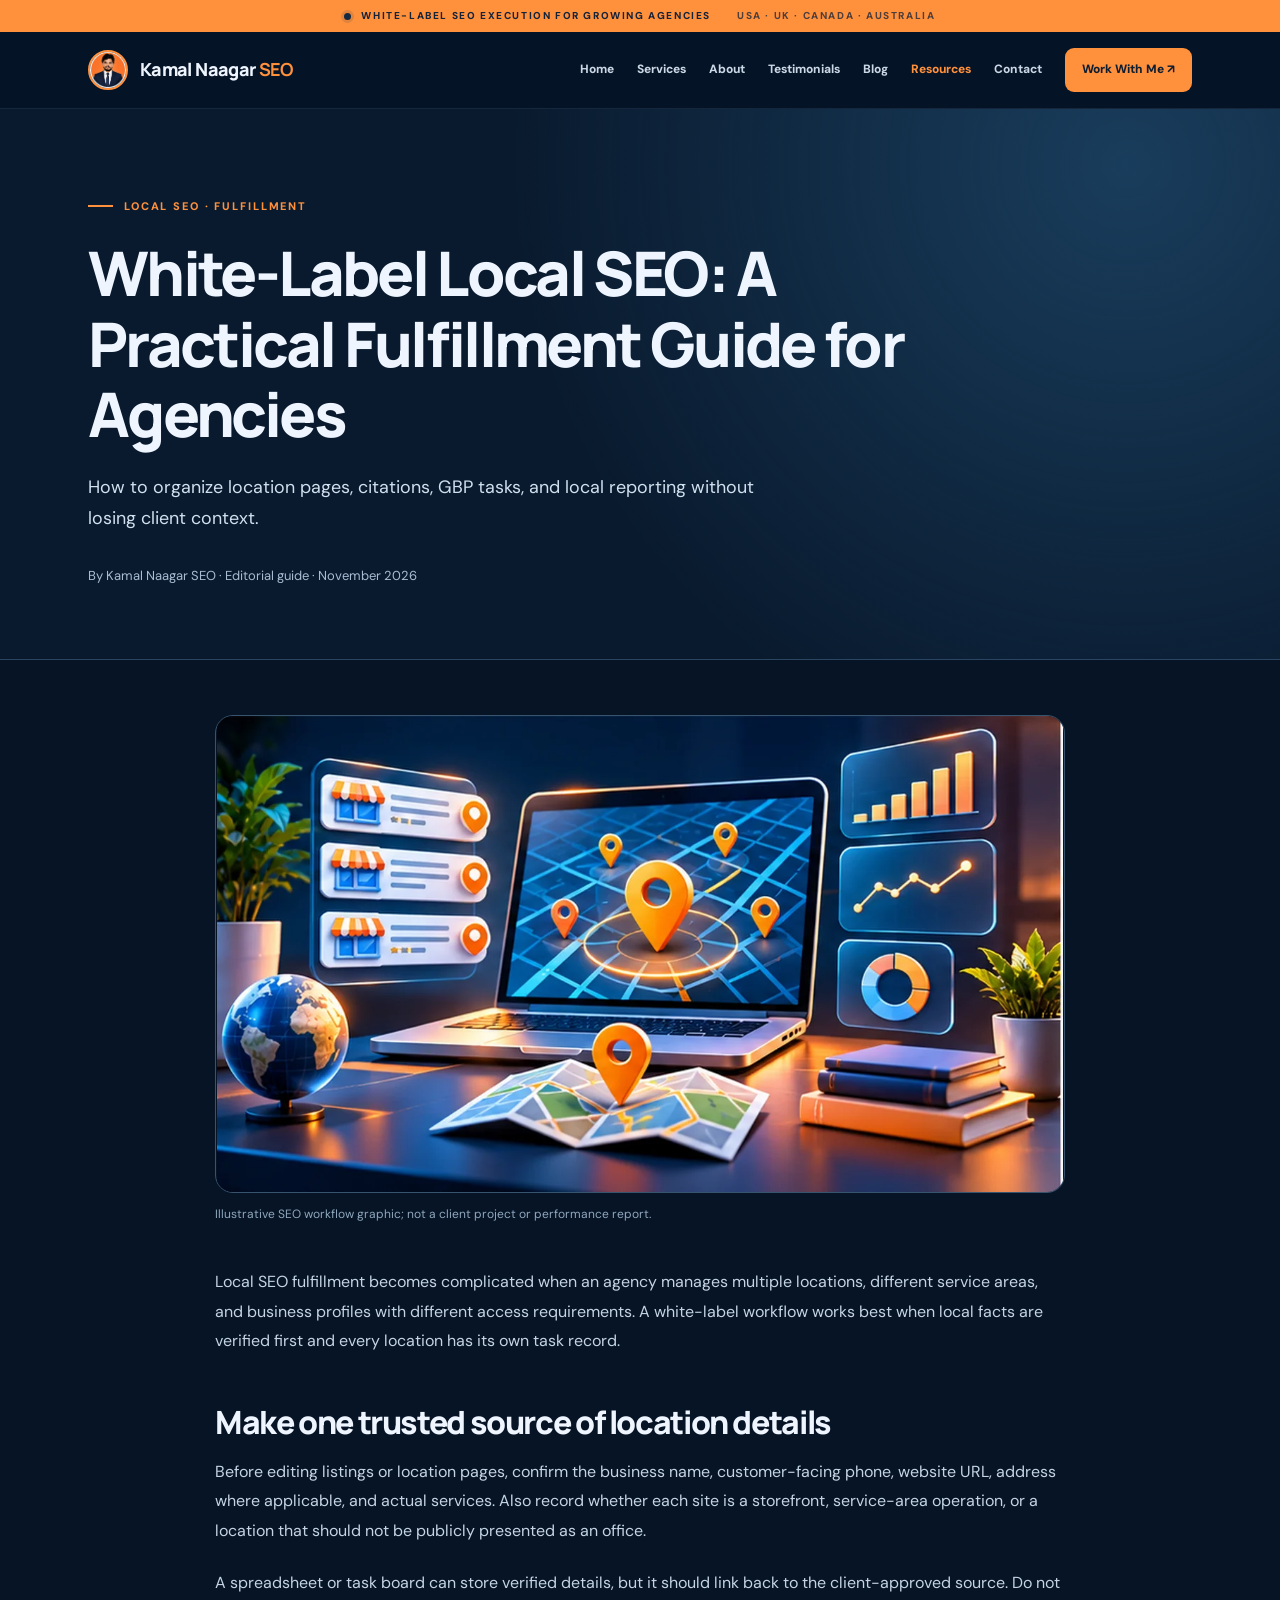
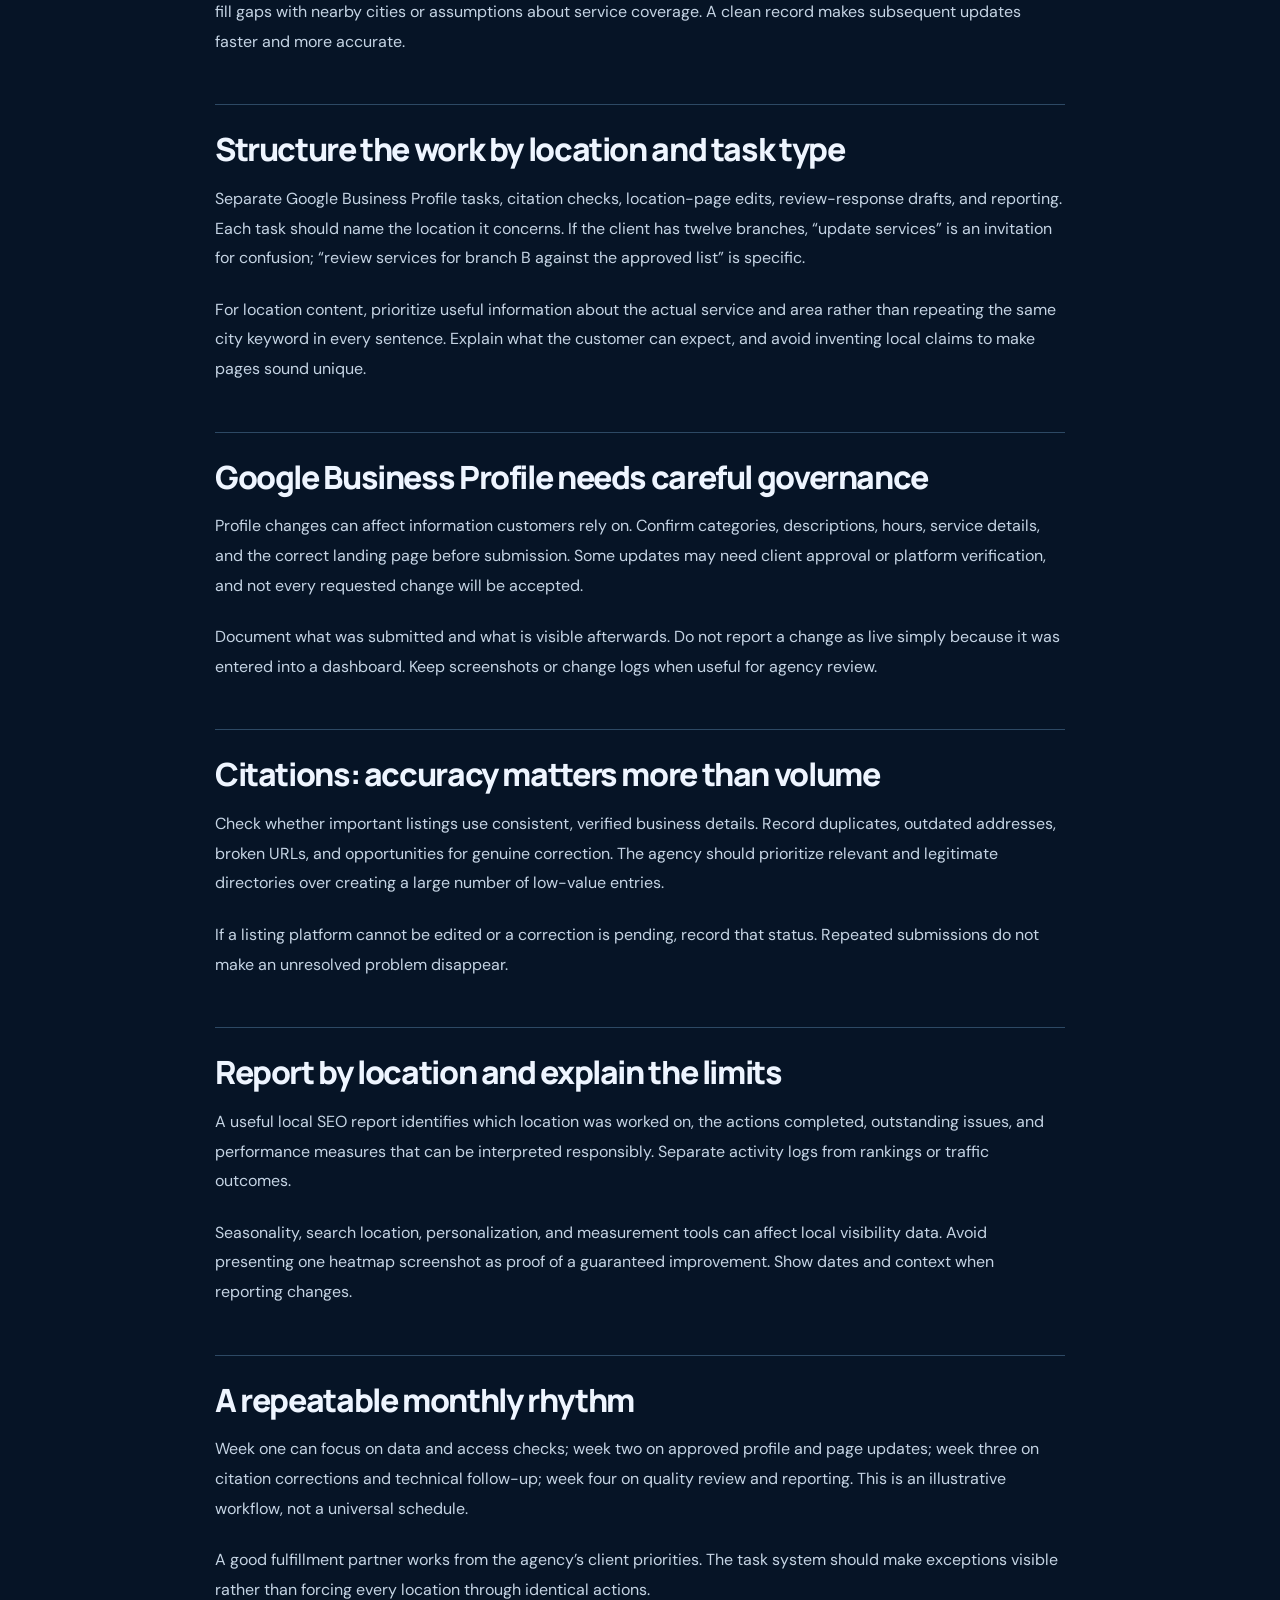
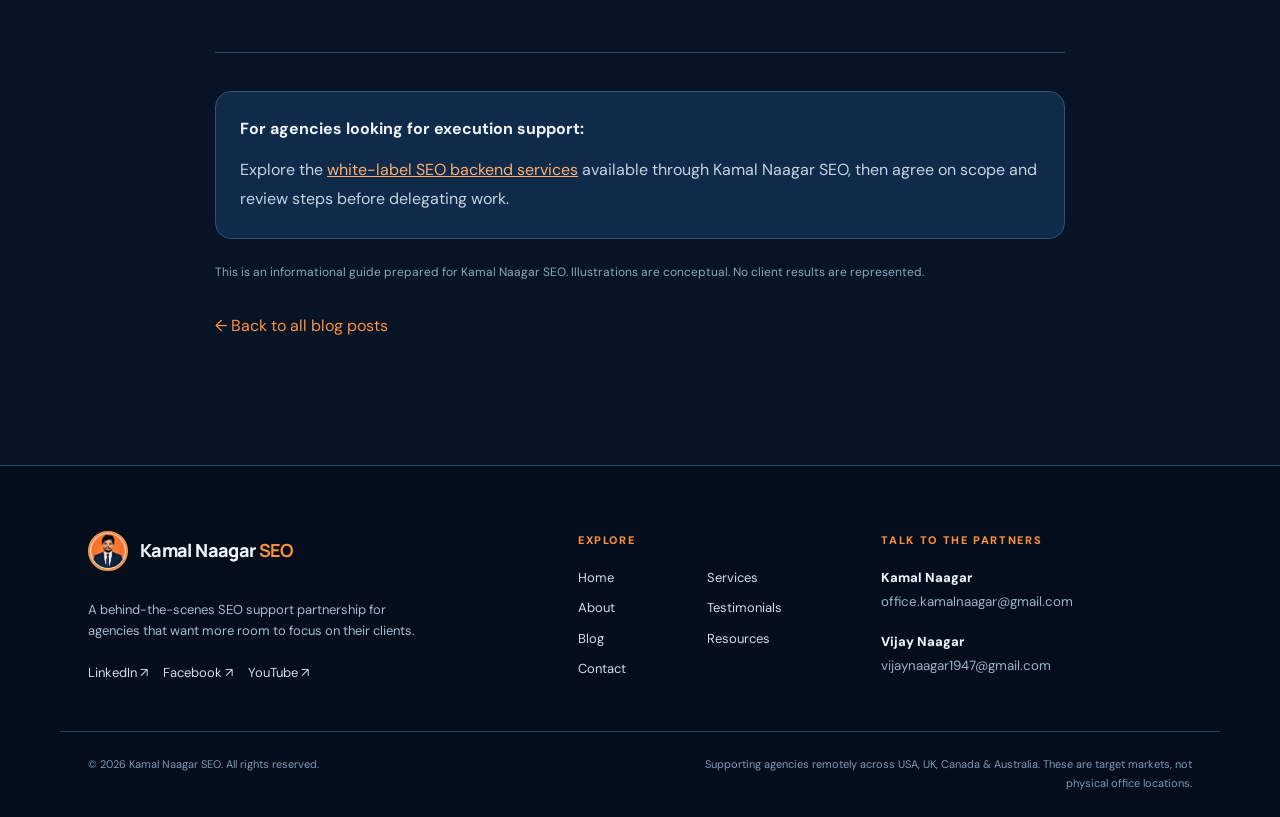
<file: white-label-local-seo-for-agencies.html>
<!DOCTYPE html>

<html lang="en"><head><meta charset="utf-8"/><meta content="width=device-width,initial-scale=1" name="viewport"/><meta content="#061426" name="theme-color"/><title>White-Label Local SEO: A Practical Fulfillment Guide for Agencies | Kamal Naagar SEO</title><meta content="How to organize location pages, citations, GBP tasks, and local reporting without losing client context." name="description"/><link href="https://kamalnaagarseo.github.io/white-label-local-seo-for-agencies.html" rel="canonical"/><meta content="website" property="og:type"/><meta content="White-Label Local SEO: A Practical Fulfillment Guide for Agencies" property="og:title"/><meta content="How to organize location pages, citations, GBP tasks, and local reporting without losing client context." property="og:description"/><meta content="https://kamalnaagarseo.github.io/white-label-local-seo-for-agencies.webp" property="og:image"/><link href="kamal.jpg" rel="icon" type="image/jpeg"/><style>
@import url('https://fonts.googleapis.com/css2?family=DM+Sans:wght@400;500;600;700;800&family=Manrope:wght@400;500;600;700;800&display=swap');
:root{--bg:#061426;--bg2:#091c32;--panel:#0f2742;--panel2:#112e4e;--ink:#eef5ff;--muted:#a9bdd2;--orange:#ff913d;--orange2:#ffb469;--line:#274360;--max:1160px}*{box-sizing:border-box}html{scroll-behavior:smooth}body{margin:0;min-width:320px;background:var(--bg);color:var(--ink);font-family:'DM Sans',Arial,sans-serif;font-size:16px;line-height:1.65;overflow-x:hidden}img{max-width:100%}button,input,textarea,select{font:inherit}button,a{-webkit-tap-highlight-color:transparent}a{color:inherit}a:focus-visible,button:focus-visible,input:focus-visible,textarea:focus-visible,select:focus-visible{outline:3px solid #ffbc7b;outline-offset:3px}h1,h2,h3{font-family:Manrope,Arial,sans-serif;letter-spacing:-.043em;line-height:1.15;margin:0}h1{font-size:clamp(2.75rem,5.5vw,5.2rem);font-weight:800}h2{font-size:clamp(2rem,3.8vw,3.55rem);font-weight:800}h2 em{font-style:normal;color:var(--orange)}h3{font-size:1.17rem}p{margin:0;color:var(--muted)}.wrap{max-width:var(--max);padding:0 28px;margin:0 auto}.topline{height:32px;display:flex;align-items:center;justify-content:center;gap:10px;background:var(--orange);color:#152339;font-size:10px;letter-spacing:.16em;font-weight:800}.pulse{height:7px;width:7px;border-radius:50%;background:#142940;box-shadow:0 0 0 3px #14294021}.topline-right{margin-left:16px;opacity:.75}.site-header{z-index:100;position:sticky;top:0;background:#061426f2;border-bottom:1px solid #253b5385;backdrop-filter:blur(18px)}.nav-row{height:76px;display:flex;align-items:center;justify-content:space-between;gap:20px}.logo{display:inline-flex;align-items:center;gap:12px;text-decoration:none;white-space:nowrap;font-family:Manrope,sans-serif;letter-spacing:-.035em;font-size:18px;font-weight:800}.logo img{width:40px;height:40px;border-radius:50%;border:2px solid var(--orange);object-fit:cover;background:#fff}.logo b{color:var(--orange)}.nav-links{display:flex;align-items:center;gap:23px}.nav-links a{text-decoration:none;font-size:12px;font-weight:800;color:#cad7e6;transition:color .2s}.nav-links a:hover,.nav-links a[aria-current="page"]{color:var(--orange)}.nav-links .nav-cta{color:#0e1e30;background:var(--orange);padding:12px 17px;border-radius:9px}.menu-toggle{display:none;flex-direction:column;align-items:center;justify-content:center;gap:5px;border:1px solid #46617c;border-radius:9px;background:#132b45;width:44px;height:44px}.menu-toggle span{display:block;width:19px;height:2px;background:#fff;border-radius:2px}.section{padding:102px 0}.section-alt{background:linear-gradient(130deg,#091b30,#0b2038)}.kicker{color:var(--orange);text-transform:uppercase;letter-spacing:.17em;font-size:11px;font-weight:800;display:flex;align-items:center;gap:11px;margin-bottom:23px}.kicker>span{height:2px;width:25px;flex:none;background:var(--orange)}.btn{display:inline-flex;align-items:center;justify-content:center;gap:16px;text-decoration:none;border-radius:11px;padding:15px 22px;font-weight:800;font-size:13px;transition:transform .2s,box-shadow .2s;white-space:nowrap}.btn:hover{transform:translateY(-3px)}.btn-primary{background:var(--orange);color:#071c32;box-shadow:0 7px 20px #ff913d22;border:none;cursor:pointer}.btn-outline{border:1px solid #476583;color:#f0f6ff;background:#ffffff05}.btn span{font-size:17px}.intro{font-size:clamp(1rem,1.4vw,1.2rem);line-height:1.75;color:#d1e0ef}.hero-home{position:relative;overflow:hidden;background:radial-gradient(circle at 85% 12%,#153c60 0,transparent 42%),linear-gradient(135deg,#061426 10%,#0a2038 90%)}.hero-home:before{content:"";position:absolute;inset:0;pointer-events:none;opacity:.19;background-image:linear-gradient(#31506a55 1px,transparent 1px),linear-gradient(90deg,#31506a55 1px,transparent 1px);background-size:46px 46px;mask-image:linear-gradient(90deg,transparent,#000)}.hero-layout{position:relative;display:grid;grid-template-columns:1fr 1fr;align-items:center;gap:58px;padding-top:90px;padding-bottom:67px}.hero-copy h1 span,.inner-hero h1 span{color:var(--orange)}.hero-copy .intro{margin-top:27px;max-width:500px}.support-text{max-width:460px;margin-top:14px;font-size:15px}.hero-actions{display:flex;flex-wrap:wrap;gap:11px;margin:30px 0 36px}.market-label{font-size:11px;letter-spacing:.12em;color:#839eb8;font-weight:800}.market-pills{display:flex;flex-wrap:wrap;gap:8px;margin-top:11px}.market-pills span{border:1px solid #375370;color:#d5e2ee;background:#0e2a43;font-weight:700;letter-spacing:0;font-size:12px;padding:5px 12px;border-radius:30px}.hero-art{position:relative;min-width:0;padding-bottom:40px}.art-frame{position:relative;overflow:hidden;border-radius:25px;border:1px solid #3d5c7c;box-shadow:0 32px 70px #0008;background:#18314c}.art-frame:after{content:"";position:absolute;inset:0;box-shadow:inset 0 0 0 1px #ffffff16;pointer-events:none}.art-frame>img{display:block;aspect-ratio:1.25;object-fit:cover;width:100%;height:auto;object-position:center}.art-label{position:absolute;bottom:16px;left:16px;right:16px;border:1px solid #55718e;background:#071a2fe8;color:#e5f1fa;backdrop-filter:blur(10px);padding:12px 14px;border-radius:10px;font-size:10px;font-weight:800;letter-spacing:.09em;display:flex;align-items:center;gap:10px}.eyedot{height:9px;width:9px;background:#ff963f;border-radius:100%}.hero-partners{display:flex;align-items:center;position:absolute;right:-13px;bottom:0;padding:12px 18px;border-radius:16px;border:1px solid #426282;background:#0d2a47;box-shadow:0 14px 30px #0006}.hero-partners img{width:41px;height:41px;border-radius:50%;border:2px solid var(--orange);object-fit:cover;margin-right:-10px;background:white}.hero-partners span{font-size:12px;margin-left:25px;color:#b9cadc;line-height:1.4}.hero-partners strong{color:white}.hero-bottom{position:relative;border-top:1px solid #31506c;display:flex;align-items:center;gap:20px;padding-top:22px;padding-bottom:22px;color:#96aec4;font-size:11px;letter-spacing:.06em;text-transform:uppercase;font-weight:800}.hero-line{height:1px;flex:1;background:#3e5a75}.section-heading{display:flex;align-items:end;justify-content:space-between;gap:38px;margin-bottom:38px}.section-heading>p{max-width:400px;font-size:15px}.service-grid{display:grid;grid-template-columns:repeat(3,minmax(0,1fr));gap:17px}.service-card{border:1px solid #2a4867;border-radius:17px;padding:25px 25px 30px;background:linear-gradient(155deg,#12304e,#0e2742);min-height:225px;transition:transform .25s,border-color .25s}.service-card:hover{transform:translateY(-5px);border-color:#ff913d85}.card-top{display:flex;justify-content:space-between;align-items:center;margin-bottom:24px}.service-num{font-size:11px;color:#7e9ebd;letter-spacing:.13em;font-weight:800}.service-icon{display:grid;place-items:center;width:42px;height:42px;border:1px solid #9d683f;background:#ff913d14;border-radius:12px;color:var(--orange);font-size:23px}.service-card h3{margin-bottom:11px}.service-card p{font-size:13px;line-height:1.75}.center-action{margin-top:30px}.editorial-grid{display:grid;grid-template-columns:.97fr 1.03fr;gap:65px;align-items:center}.editorial-image,.feature-image{position:relative;min-width:0;border:1px solid #335270;border-radius:23px;overflow:hidden;background:#12314f}.editorial-image img,.feature-image img{width:100%;display:block;aspect-ratio:1.15;object-fit:cover}.image-badge{position:absolute;left:18px;right:18px;bottom:18px;background:#091d32e8;border:1px solid #517392;border-radius:13px;padding:16px;display:flex;flex-direction:column;backdrop-filter:blur(12px)}.image-badge strong{color:#fff}.image-badge span{color:#becfe1;font-size:12px}.editorial-copy>p,.feature-text>p{margin:20px 0 26px}.timeline{display:grid;gap:13px;margin:28px 0 32px}.timeline>div{display:flex;gap:18px;padding-bottom:17px;border-bottom:1px solid #304d67}.timeline strong{color:var(--orange);font-size:18px}.timeline span{display:grid;gap:4px}.timeline b{color:#eff6ff}.timeline small{font-size:13px;color:var(--muted)}.testimonial-grid{display:grid;grid-template-columns:repeat(4,minmax(0,1fr));gap:16px}.testimonial-card{background:#112b47;border:1px solid #2a4867;border-radius:16px;overflow:hidden;text-decoration:none;transition:transform .2s}.testimonial-card:hover{transform:translateY(-4px)}.testimonial-visual{position:relative;aspect-ratio:16/11;background:radial-gradient(circle at 25% 10%,#274f73,#0a1e34);display:grid;place-items:center}.testimonial-visual img{position:absolute;width:100%;height:100%;object-fit:cover;opacity:.8}.play-icon{position:relative;z-index:2;background:#ff243a;color:#fff;border-radius:11px;padding:12px 18px;line-height:1;box-shadow:0 10px 25px #0008}.test-info{display:flex;flex-direction:column;padding:14px 15px;gap:5px}.test-info span:first-child{color:#f0f5fa;font-size:12px;font-weight:800}.test-info span:last-child{color:var(--orange);font-size:11px}.partner-callout{display:grid;grid-template-columns:auto 1fr auto;gap:35px;align-items:center}.partner-callout h2{font-size:clamp(1.9rem,3vw,2.9rem)}.partner-callout p{margin-top:14px;max-width:670px}.partner-stack{display:flex;align-items:center}.partner-stack img{width:100px;height:100px;object-fit:cover;border:5px solid #173650;border-radius:50%;background:white}.partner-stack img+img{margin-left:-35px}.cta-band{border:1px solid #6b594e;border-radius:25px;display:flex;justify-content:space-between;align-items:center;gap:30px;padding:45px 48px;background:radial-gradient(circle at 92% 10%,#2d4055,#122b45 55%)}.cta-band h2{font-size:clamp(1.8rem,3vw,2.8rem)}.cta-band p{margin-top:12px}.inner-hero{background:radial-gradient(circle at 88% 10%,#193d5c 0,transparent 50%),#091a2e;border-bottom:1px solid #294561;padding:92px 0}.inner-hero-grid{display:grid;grid-template-columns:1fr 1fr;gap:55px;align-items:center}.inner-hero h1{font-size:clamp(2.6rem,4.8vw,4.5rem)}.inner-hero .intro{max-width:700px;margin:22px 0 30px}.inner-hero-image{position:relative;border:1px solid #3a5a74;border-radius:22px;padding:9px;background:#132c47;overflow:hidden}.inner-hero-image img{display:block;aspect-ratio:1.4;object-fit:cover;width:100%;border-radius:15px}.image-note{position:absolute;bottom:14px;right:14px;color:#d6e4ef;font-size:10px;background:#061426c9;padding:5px 10px;border-radius:7px}.feature-row{display:grid;grid-template-columns:1fr 1fr;gap:55px;align-items:center}.feature-image img{aspect-ratio:1.25}.tick-list{padding:0;margin:20px 0 31px;list-style:none;display:grid;gap:11px}.tick-list li{padding-left:28px;position:relative;color:#d0deeb}.tick-list li:before{content:'✓';position:absolute;left:0;color:var(--orange);font-weight:900}.compact-hero{padding:88px 0 73px}.compact-hero h1{max-width:850px}.about-hero{text-align:left}.team-portraits{display:flex;align-items:center;gap:0;margin-top:27px}.team-portraits>img{height:78px;width:78px;object-fit:cover;border-radius:50%;border:4px solid var(--orange);background:#fff}.team-portraits>img+img{margin-left:-16px}.team-portraits>div{display:grid;margin-left:18px}.team-portraits strong{color:#fff}.team-portraits span{font-size:13px;color:var(--muted)}.team-grid{display:grid;grid-template-columns:1fr 1fr;gap:23px}.team-card{background:#102a46;border:1px solid #2e4e6c;border-radius:23px;overflow:hidden;display:grid;grid-template-columns:44% 56%;min-height:385px}.team-photo{background:#132942;min-width:0}.team-photo img{width:100%;height:100%;min-height:385px;object-fit:cover;object-position:center}.team-body{padding:34px 25px;display:flex;flex-direction:column;align-items:start;justify-content:center;gap:10px;min-width:0}.role-label{font-size:10px;color:var(--orange);font-weight:800;letter-spacing:.13em}.team-body h3{font-size:1.8rem;margin-bottom:5px}.team-body p{font-size:13px;margin-bottom:13px}.team-body a{font-size:12px;overflow-wrap:anywhere;color:#ffc08b;text-decoration:none}.contact-grid{display:grid;grid-template-columns:1.3fr .8fr;gap:28px;align-items:start}.contact-panel,.contact-side{border-radius:24px;background:#102943;border:1px solid #2b4a67;padding:35px}.contact-panel h2,.contact-side h2{font-size:clamp(1.8rem,3vw,2.6rem);margin-bottom:14px}.contact-panel>p{margin-bottom:26px;font-size:14px}.contact-form{display:grid;gap:18px}.form-row{display:grid;grid-template-columns:1fr 1fr;gap:17px}.contact-form label{display:grid;gap:8px;color:#e5f2ff;font-size:12px;font-weight:800}.contact-form input,.contact-form select,.contact-form textarea{width:100%;border-radius:10px;border:1px solid #3a5975;background:#061c31;color:#eff6ff;padding:12px 14px;outline:none;min-width:0}.contact-form textarea{resize:vertical}.contact-form input::placeholder,.contact-form textarea::placeholder{color:#7f9bb5}.contact-form .btn{justify-self:start}.form-disclosure{font-size:12px}.form-error{font-size:13px;color:#ffcbac}.contact-person{border-bottom:1px solid #34536e;display:flex;gap:15px;padding:20px 0;align-items:center}.contact-person img{width:68px;height:68px;object-fit:cover;border:2px solid var(--orange);background:#fff;border-radius:14px}.contact-person h3{font-size:16px}.contact-person p{font-size:12px;margin:3px 0}.contact-person a{font-size:12px;color:var(--orange);overflow-wrap:anywhere;text-decoration:none}.contact-note{margin-top:25px;border-radius:12px;background:#0b213a;padding:20px}.contact-note p{margin:10px 0}.contact-note small{color:#9eb5cd}.embed-grid{display:grid;grid-template-columns:1fr 1fr;gap:25px}.embed-card{border:1px solid #2f4d6a;border-radius:18px;overflow:hidden;background:#112a46}.embed-card iframe{display:block;width:100%;aspect-ratio:16/9;border:0}.embed-meta{padding:18px 20px;display:flex;align-items:center;justify-content:space-between;gap:15px}.embed-meta h3{font-size:15px}.embed-meta a{color:var(--orange);text-decoration:none;font-size:12px;white-space:nowrap}.resource-grid{display:grid;grid-template-columns:1fr 1fr;gap:25px}.resource-card{background:#102a46;border:1px solid #34536e;border-radius:20px;overflow:hidden;text-decoration:none;padding:26px}.resource-art{background:linear-gradient(100deg,#183e62,#09223b);height:140px;margin:-26px -26px 24px;display:grid;place-items:center}.resource-art span{font-size:66px;color:var(--orange)}.resource-card h2{font-size:25px;margin:11px 0}.resource-card p{margin-bottom:15px}.resource-card strong{color:var(--orange);font-size:13px}.article-body{max-width:850px}.article-body .backlink{color:var(--orange);text-decoration:none}.article-body section{padding:28px 0;border-bottom:1px solid #2d4a64}.article-body h2{font-size:26px;margin-bottom:15px}.article-body p{font-size:16px}.article-end{margin-top:35px;background:#14304c;padding:22px;border-radius:12px}.article-end a{color:var(--orange)}.site-footer{background:#030d1b;border-top:1px solid #294762;padding:65px 0 25px}.footer-main{display:grid;grid-template-columns:1.4fr .8fr 1fr;gap:55px}.foot-about>p{margin:20px 0;max-width:340px;font-size:13px}.foot-label{font-size:11px;font-weight:800;color:var(--orange);letter-spacing:.15em;text-transform:uppercase;display:block;margin-bottom:18px}.footer-nav{display:grid;grid-template-columns:1fr 1fr;gap:9px}.footer-nav a,.social-links a{font-size:13px;text-decoration:none;color:#d0deeb}.social-links{display:flex;gap:15px;flex-wrap:wrap}.foot-email{font-size:13px;display:block;color:#f2f7ff;text-decoration:none;font-weight:800;margin-top:16px}.foot-email:first-of-type{margin-top:0}.footer-main small{color:#9bb4cb;overflow-wrap:anywhere}.bottomline{display:flex;justify-content:space-between;gap:25px;margin-top:48px;padding-top:23px;border-top:1px solid #29425d;color:#7e9bb5;font-size:11px}.bottomline span:last-child{text-align:right;max-width:510px}
@media(max-width:1050px){.nav-links{gap:13px}.hero-layout{gap:30px}.team-card{grid-template-columns:1fr}.team-photo img{max-height:270px;min-height:250px}.team-body{padding:30px}}@media(max-width:850px){.menu-toggle{display:flex;cursor:pointer}.nav-links{display:none;position:absolute;top:76px;left:0;right:0;padding:22px 28px 30px;background:#071a2d;box-shadow:0 20px 30px #0008;border-bottom:1px solid #345773;flex-direction:column;align-items:stretch;gap:0}.nav-links.open{display:flex}.nav-links a{font-size:15px;padding:12px 0}.nav-links .nav-cta{text-align:center;margin-top:15px;padding:12px}.hero-layout,.editorial-grid,.feature-row,.inner-hero-grid,.contact-grid{grid-template-columns:1fr}.hero-copy{max-width:720px}.hero-art{max-width:650px}.hero-home .hero-layout{padding-top:65px}.section-heading{display:block}.section-heading>p{margin-top:20px;max-width:700px}.service-grid{grid-template-columns:repeat(2,minmax(0,1fr))}.testimonial-grid{grid-template-columns:repeat(2,minmax(0,1fr))}.partner-callout{grid-template-columns:auto 1fr}.partner-callout>.btn{grid-column:2;justify-self:start}.footer-main{gap:30px}.inner-hero-grid{gap:35px}.inner-hero-image{max-width:700px}.topline-right{display:none}}@media(max-width:620px){.wrap{padding:0 20px}.topline{font-size:8px;letter-spacing:.09em}.nav-row{height:68px}.nav-links{top:68px}.logo{font-size:16px}.logo img{width:36px;height:36px}.section{padding:68px 0}.hero-layout{padding-top:50px;padding-bottom:48px}.hero-copy h1{font-size:clamp(2.6rem,10vw,3.8rem)}.hero-art{padding-right:8px;padding-bottom:30px}.hero-partners{right:0}.hero-bottom{align-items:flex-start;flex-direction:column;gap:5px;font-size:10px}.hero-line{display:none}.art-label{font-size:8px;bottom:12px;left:10px;right:10px}.service-grid,.testimonial-grid,.team-grid,.embed-grid,.resource-grid,.form-row{grid-template-columns:1fr}.service-card{min-height:auto}.partner-callout{grid-template-columns:1fr}.partner-callout>.btn{grid-column:auto}.cta-band{padding:30px 23px;flex-direction:column;align-items:stretch}.cta-band .btn{align-self:start}.inner-hero{padding:62px 0}.contact-panel,.contact-side{padding:23px}.footer-main{grid-template-columns:1fr}.bottomline{flex-direction:column}.bottomline span:last-child{text-align:left}.team-card{grid-template-columns:1fr}.team-photo img{max-height:340px}.embed-meta{align-items:flex-start;flex-direction:column}.partner-stack img{width:84px;height:84px}.hero-actions>.btn{font-size:12px;padding:13px 17px}.section-heading h2{font-size:clamp(2rem,9vw,3rem)}}@media(prefers-reduced-motion:reduce){*,*:before,*:after{scroll-behavior:auto!important;transition:none!important}}


/* Guaranteed resilient responsive layout */
html,body{width:100%;max-width:100%;overflow-x:clip}
.wrap{width:min(100% - 40px,1160px);margin-inline:auto}
img,video,iframe{max-width:100%}
.hero-art,.hero-copy,.feature-image,.feature-text,.inner-hero-image,.team-card,.contact-panel,.contact-side{min-width:0}
.team-portraits img{width:86px;height:86px;object-fit:cover;border-radius:50%;border:3px solid #ff913d}
.team-photo img{object-fit:cover;object-position:center 25%}
.contact-person{min-width:0}
.contact-person img{width:74px;height:74px;object-fit:cover;border-radius:50%;flex:none}
.contact-person a,.foot-email{overflow-wrap:anywhere}
.testimonial-visual img{width:100%;height:100%;object-fit:cover}
@media(max-width:980px){.wrap{width:min(100% - 32px,1160px)}.hero-layout,.inner-hero-grid,.feature-row,.contact-grid{grid-template-columns:1fr}.hero-art{max-width:660px}.service-grid{grid-template-columns:repeat(2,minmax(0,1fr))}.team-grid{grid-template-columns:1fr}.testimonial-grid{grid-template-columns:repeat(2,minmax(0,1fr))}}
@media(max-width:640px){.wrap{width:min(100% - 28px,1160px)}.service-grid,.testimonial-grid,.form-row{grid-template-columns:1fr}.team-card{display:block}.team-photo{height:330px}.team-photo img{min-height:0;height:100%;width:100%}.hero-layout{padding-top:54px}.inner-hero{padding-top:64px}.contact-panel,.contact-side{padding:22px}.hero-art{width:100%}.hero-actions .btn{width:100%}.site-header .logo span{font-size:14px}}

</style><link href="styles.css" rel="stylesheet"/><script defer="" src="site.js"></script><style>
/* FINAL IMAGE LAYOUT: keep entire original illustrations visible */
.hero-layout{grid-template-columns:minmax(0,.95fr) minmax(0,1.05fr);gap:54px}
.hero-art{width:100%;min-width:0;padding-bottom:28px}
.art-frame{width:100%;overflow:hidden;border-radius:22px}
.art-frame>img{width:100%;height:auto;aspect-ratio:16/9;object-fit:contain;object-position:center;display:block}
.editorial-image img,.feature-image img{width:100%;height:auto;aspect-ratio:16/9;object-fit:contain;object-position:center;display:block}
.inner-hero-image img{width:100%;height:auto;aspect-ratio:16/9;object-fit:contain;object-position:center;display:block;border-radius:13px}
.hero-partners{right:10px;bottom:0}
.editorial-image,.feature-image{overflow:hidden}
.editorial-grid,.feature-row{grid-template-columns:minmax(0,1fr) minmax(0,1fr);gap:52px}
.image-badge{bottom:12px;left:12px;right:12px}
.team-photo img{object-position:center 18%}
.testimonial-visual img{object-fit:cover;object-position:center}
@media(max-width:980px){.hero-layout,.editorial-grid,.feature-row,.inner-hero-grid{grid-template-columns:minmax(0,1fr)}.hero-art{max-width:720px}.hero-partners{right:5px}.inner-hero-image,.feature-image{max-width:100%;margin:0}}
@media(max-width:620px){.hero-art{padding-bottom:34px}.art-frame>img,.editorial-image img,.feature-image img,.inner-hero-image img{aspect-ratio:16/9;object-fit:contain}.hero-partners{right:0;bottom:0}.image-badge{padding:10px 12px}.inner-hero-image{padding:7px}}
</style><style>
.blog-byline{display:flex;flex-wrap:wrap;gap:14px;color:#a9bfd6;font-size:13px;margin-top:22px;font-weight:700}
.blog-byline span+span:before{content:"•";margin-right:14px;color:#ff913d}
.blog-article-section{padding-top:55px}
.article-shell{max-width:1150px}
.blog-cover{margin:0 0 52px;border-radius:22px;overflow:hidden;border:1px solid #315574;background:#112e4b}
.blog-cover img{display:block;width:100%;height:auto;aspect-ratio:16/9;object-fit:contain}
.blog-cover figcaption{font-size:12px;color:#a9bfd6;padding:13px 19px}
.blog-article-layout{display:grid;grid-template-columns:minmax(0,790px) minmax(190px,1fr);align-items:start;gap:45px}
.blog-copy{min-width:0}.blog-copy h2{font-size:clamp(1.55rem,2.25vw,2.05rem);margin:42px 0 16px;scroll-margin-top:110px;line-height:1.27}
.blog-copy p{font-size:16px;line-height:1.86;margin:0 0 20px;color:#c4d5e7}
.blog-copy p.article-lede{font-size:19px;color:#e0ecf9}
.blog-copy strong{color:#edf5ff}.blog-copy ul{margin:18px 0 29px;padding-left:23px;color:#c4d5e7;line-height:1.85}
.blog-copy li{padding-left:5px;margin-bottom:8px}.blog-copy em{color:#f1f5ff}
.article-highlight{border-left:3px solid #ff913d;background:#102c49;border-radius:0 13px 13px 0;padding:23px 26px;margin:29px 0;color:#d5e4f2}
.article-toc{position:sticky;top:110px;background:#102a45;border:1px solid #2b4a68;padding:24px;border-radius:17px;display:flex;flex-direction:column;gap:12px}
.article-toc .role-label{margin-bottom:7px}.article-toc a{font-size:13px;color:#c1d4e5;text-decoration:none;border-bottom:1px solid #243f59;padding-bottom:10px}.article-toc a:hover{color:#ff913d}
.article-cta{display:grid;gap:20px;background:linear-gradient(120deg,#193a57,#0f2842);border:1px solid #7b624c;border-radius:18px;padding:28px;margin:43px 0}
.article-cta h3{font-size:23px;margin:9px 0 12px}.article-cta .btn{justify-self:start}.blog-copy .article-last{margin:25px 0}.article-last a{color:#ffb27a;text-decoration:none;font-weight:700}
@media(max-width:900px){.blog-article-layout{grid-template-columns:1fr}.article-sidebar{display:none}}
@media(max-width:620px){.blog-cover{border-radius:15px;margin-bottom:32px}.blog-copy p{font-size:15px}.blog-copy p.article-lede{font-size:17px}.blog-byline{gap:8px}.article-cta{padding:21px}}
</style><script type="application/ld+json">{
  "@context": "https://schema.org",
  "@graph": [
    {
      "@type": "Person",
      "@id": "https://kamalnaagarseo.github.io/#vijay",
      "name": "Vijay Naagar",
      "url": "https://kamalnaagarseo.github.io/about.html",
      "image": "https://kamalnaagarseo.github.io/vijay.jpg",
      "email": "vijaynaagar1947@gmail.com",
      "jobTitle": "SEO Backend Support Partner",
      "worksFor": {
        "@id": "https://kamalnaagarseo.github.io/#organization"
      },
      "sameAs": [
        "https://linktr.ee/vijaynaagarseo",
        "https://www.instagram.com/who_francis",
        "https://www.facebook.com/vijay.naagar.7",
        "https://www.linkedin.com/in/vijay-naagar-seo",
        "https://www.upwork.com/freelancers/~017038b271f5c2be24",
        "https://x.com/vijay_naagar_seo",
        "https://www.snapchat.com/@who_francis",
        "https://in.pinterest.com/vijaynaagarseo"
      ],
      "contactPoint": {
        "@type": "ContactPoint",
        "contactType": "WhatsApp",
        "url": "https://wa.me/7404448144"
      }
    },
    {
      "@type": "WebPage",
      "@id": "https://kamalnaagarseo.github.io/white-label-local-seo-for-agencies.html#webpage",
      "url": "https://kamalnaagarseo.github.io/white-label-local-seo-for-agencies.html",
      "name": "White-Label Local SEO: A Practical Fulfillment Guide for Agencies",
      "description": "How to organize location pages, citations, GBP tasks, and local reporting without losing client context.",
      "isPartOf": {
        "@id": "https://kamalnaagarseo.github.io/#website"
      },
      "breadcrumb": {
        "@id": "https://kamalnaagarseo.github.io/white-label-local-seo-for-agencies.html#breadcrumb"
      }
    },
    {
      "@type": "BlogPosting",
      "@id": "https://kamalnaagarseo.github.io/white-label-local-seo-for-agencies.html#article",
      "headline": "White-Label Local SEO: A Practical Fulfillment Guide for Agencies",
      "description": "How to organize location pages, citations, GBP tasks, and local reporting without losing client context.",
      "mainEntityOfPage": {
        "@id": "https://kamalnaagarseo.github.io/white-label-local-seo-for-agencies.html#webpage"
      },
      "image": "https://kamalnaagarseo.github.io/white-label-local-seo-for-agencies.webp",
      "author": {
        "@id": "https://kamalnaagarseo.github.io/#organization"
      },
      "publisher": {
        "@id": "https://kamalnaagarseo.github.io/#organization"
      },
      "isPartOf": {
        "@id": "https://kamalnaagarseo.github.io/blog.html#blog"
      },
      "inLanguage": "en",
      "about": {
        "@type": "Thing",
        "name": "White Label Local SEO"
      }
    },
    {
      "@type": "BreadcrumbList",
      "@id": "https://kamalnaagarseo.github.io/white-label-local-seo-for-agencies.html#breadcrumb",
      "itemListElement": [
        {
          "@type": "ListItem",
          "position": 1,
          "name": "Home",
          "item": "https://kamalnaagarseo.github.io/"
        },
        {
          "@type": "ListItem",
          "position": 2,
          "name": "Blog",
          "item": "https://kamalnaagarseo.github.io/blog.html"
        },
        {
          "@type": "ListItem",
          "position": 3,
          "name": "White-Label Local SEO: A Practical Fulfillment Guide for Agencies",
          "item": "https://kamalnaagarseo.github.io/white-label-local-seo-for-agencies.html"
        }
      ]
    }
  ]
}</script><style id="agency-post-layout">.agency-post{max-width:850px;margin:0 auto}.agency-post p{color:#c5d4e4;line-height:1.85;margin:0 0 22px}.agency-post section{padding:26px 0;border-bottom:1px solid #2d4964}.agency-post section h2{font-size:clamp(1.4rem,2.5vw,2rem);margin-bottom:16px}.post-featured{margin:0 0 42px}.post-featured img{width:100%;height:auto;display:block;aspect-ratio:16/9;object-fit:contain;border-radius:18px;border:1px solid #38536d}.post-featured figcaption,.post-disclosure{font-size:12px!important;color:#8fa7bd!important;margin:12px 0 22px}.guide-byline{font-size:13px;margin-top:16px}.article-end{margin:38px 0 22px;background:#102b49;border:1px solid #36546d;border-radius:16px;padding:24px}.article-end p{margin:12px 0 0}.article-end a,.backlink{color:#ffad71}.agency-post .backlink{display:inline-block;margin-top:6px;text-decoration:none}@media(max-width:620px){.post-featured{margin-bottom:28px}.agency-post section{padding:20px 0}}</style></head><body><div class="topline"><span class="pulse"></span> WHITE-LABEL SEO EXECUTION FOR GROWING AGENCIES <span class="topline-right">USA · UK · CANADA · AUSTRALIA</span></div><header class="site-header"><div class="wrap nav-row"><a class="logo" href="index.html"><img alt="Kamal Naagar portrait mark" height="38" src="kamal.jpg" width="38"/><span>Kamal Naagar <b>SEO</b></span></a><button aria-controls="nav-links" aria-expanded="false" aria-label="Open navigation" class="menu-toggle" type="button"><span></span><span></span><span></span></button><nav aria-label="Main navigation" class="nav-links" id="nav-links"><a href="index.html">Home</a><a href="services.html">Services</a><a href="about.html">About</a><a href="testimonials.html">Testimonials</a><a href="blog.html">Blog</a><a aria-current="page" href="resources.html">Resources</a><a href="contact.html">Contact</a><a class="nav-cta" href="mailto:office.kamalnaagar@gmail.com?subject=White-Label%20SEO%20Backend%20Support%20Inquiry">Work With Me ↗</a></nav></div></header><main><section class="inner-hero compact-hero"><div class="wrap"><div class="kicker"><span></span>LOCAL SEO · FULFILLMENT</div><h1>White-Label Local SEO: A Practical Fulfillment Guide for Agencies</h1><p class="intro">How to organize location pages, citations, GBP tasks, and local reporting without losing client context.</p><p class="guide-byline">By Kamal Naagar SEO · Editorial guide · November 2026</p></div></section><section class="section blog-article-section"><div class="wrap"><article class="article-body agency-post"><figure class="post-featured"><img alt="Illustration of white label local seo workflow and organized SEO execution" height="675" loading="eager" src="white-label-local-seo-for-agencies.webp" width="1200"/><figcaption>Illustrative SEO workflow graphic; not a client project or performance report.</figcaption></figure><p>Local SEO fulfillment becomes complicated when an agency manages multiple locations, different service areas, and business profiles with different access requirements. A white-label workflow works best when local facts are verified first and every location has its own task record.</p><section><h2>Make one trusted source of location details</h2><p>Before editing listings or location pages, confirm the business name, customer-facing phone, website URL, address where applicable, and actual services. Also record whether each site is a storefront, service-area operation, or a location that should not be publicly presented as an office.</p><p>A spreadsheet or task board can store verified details, but it should link back to the client-approved source. Do not fill gaps with nearby cities or assumptions about service coverage. A clean record makes subsequent updates faster and more accurate.</p></section><section><h2>Structure the work by location and task type</h2><p>Separate Google Business Profile tasks, citation checks, location-page edits, review-response drafts, and reporting. Each task should name the location it concerns. If the client has twelve branches, “update services” is an invitation for confusion; “review services for branch B against the approved list” is specific.</p><p>For location content, prioritize useful information about the actual service and area rather than repeating the same city keyword in every sentence. Explain what the customer can expect, and avoid inventing local claims to make pages sound unique.</p></section><section><h2>Google Business Profile needs careful governance</h2><p>Profile changes can affect information customers rely on. Confirm categories, descriptions, hours, service details, and the correct landing page before submission. Some updates may need client approval or platform verification, and not every requested change will be accepted.</p><p>Document what was submitted and what is visible afterwards. Do not report a change as live simply because it was entered into a dashboard. Keep screenshots or change logs when useful for agency review.</p></section><section><h2>Citations: accuracy matters more than volume</h2><p>Check whether important listings use consistent, verified business details. Record duplicates, outdated addresses, broken URLs, and opportunities for genuine correction. The agency should prioritize relevant and legitimate directories over creating a large number of low-value entries.</p><p>If a listing platform cannot be edited or a correction is pending, record that status. Repeated submissions do not make an unresolved problem disappear.</p></section><section><h2>Report by location and explain the limits</h2><p>A useful local SEO report identifies which location was worked on, the actions completed, outstanding issues, and performance measures that can be interpreted responsibly. Separate activity logs from rankings or traffic outcomes.</p><p>Seasonality, search location, personalization, and measurement tools can affect local visibility data. Avoid presenting one heatmap screenshot as proof of a guaranteed improvement. Show dates and context when reporting changes.</p></section><section><h2>A repeatable monthly rhythm</h2><p>Week one can focus on data and access checks; week two on approved profile and page updates; week three on citation corrections and technical follow-up; week four on quality review and reporting. This is an illustrative workflow, not a universal schedule.</p><p>A good fulfillment partner works from the agency’s client priorities. The task system should make exceptions visible rather than forcing every location through identical actions.</p></section><div class="article-end"><strong>For agencies looking for execution support:</strong><p>Explore the <a href="services.html">white-label SEO backend services</a> available through Kamal Naagar SEO, then agree on scope and review steps before delegating work.</p></div><p class="post-disclosure">This is an informational guide prepared for Kamal Naagar SEO. Illustrations are conceptual. No client results are represented.</p><p><a class="backlink" href="blog.html">← Back to all blog posts</a></p></article></div></section></main><footer class="site-footer"><div class="wrap footer-main"><div class="foot-about"><a class="logo" href="index.html"><img alt="Kamal Naagar portrait mark" height="38" src="kamal.jpg" width="38"/><span>Kamal Naagar <b>SEO</b></span></a><p>A behind-the-scenes SEO support partnership for agencies that want more room to focus on their clients.</p><div class="social-links"><a href="https://in.linkedin.com/in/kamal-naagar-seo" rel="noopener noreferrer" target="_blank">LinkedIn ↗</a><a href="https://www.facebook.com/kamal.naagar.5" rel="noopener noreferrer" target="_blank">Facebook ↗</a><a href="https://www.youtube.com/@kamalnaagarseo" rel="noopener noreferrer" target="_blank">YouTube ↗</a></div></div><div><span class="foot-label">Explore</span><div class="footer-nav"><a href="index.html">Home</a><a href="services.html">Services</a><a href="about.html">About</a><a href="testimonials.html">Testimonials</a><a href="blog.html">Blog</a><a href="resources.html">Resources</a><a href="contact.html">Contact</a></div></div><div><span class="foot-label">Talk to the partners</span><a class="foot-email" href="mailto:office.kamalnaagar@gmail.com">Kamal Naagar</a><small>office.kamalnaagar@gmail.com</small><a class="foot-email" href="mailto:vijaynaagar1947@gmail.com">Vijay Naagar</a><small>vijaynaagar1947@gmail.com</small></div></div><div class="wrap bottomline"><span>© 2026 Kamal Naagar SEO. All rights reserved.</span><span>Supporting agencies remotely across USA, UK, Canada &amp; Australia. These are target markets, not physical office locations.</span></div></footer></body></html>
</file>
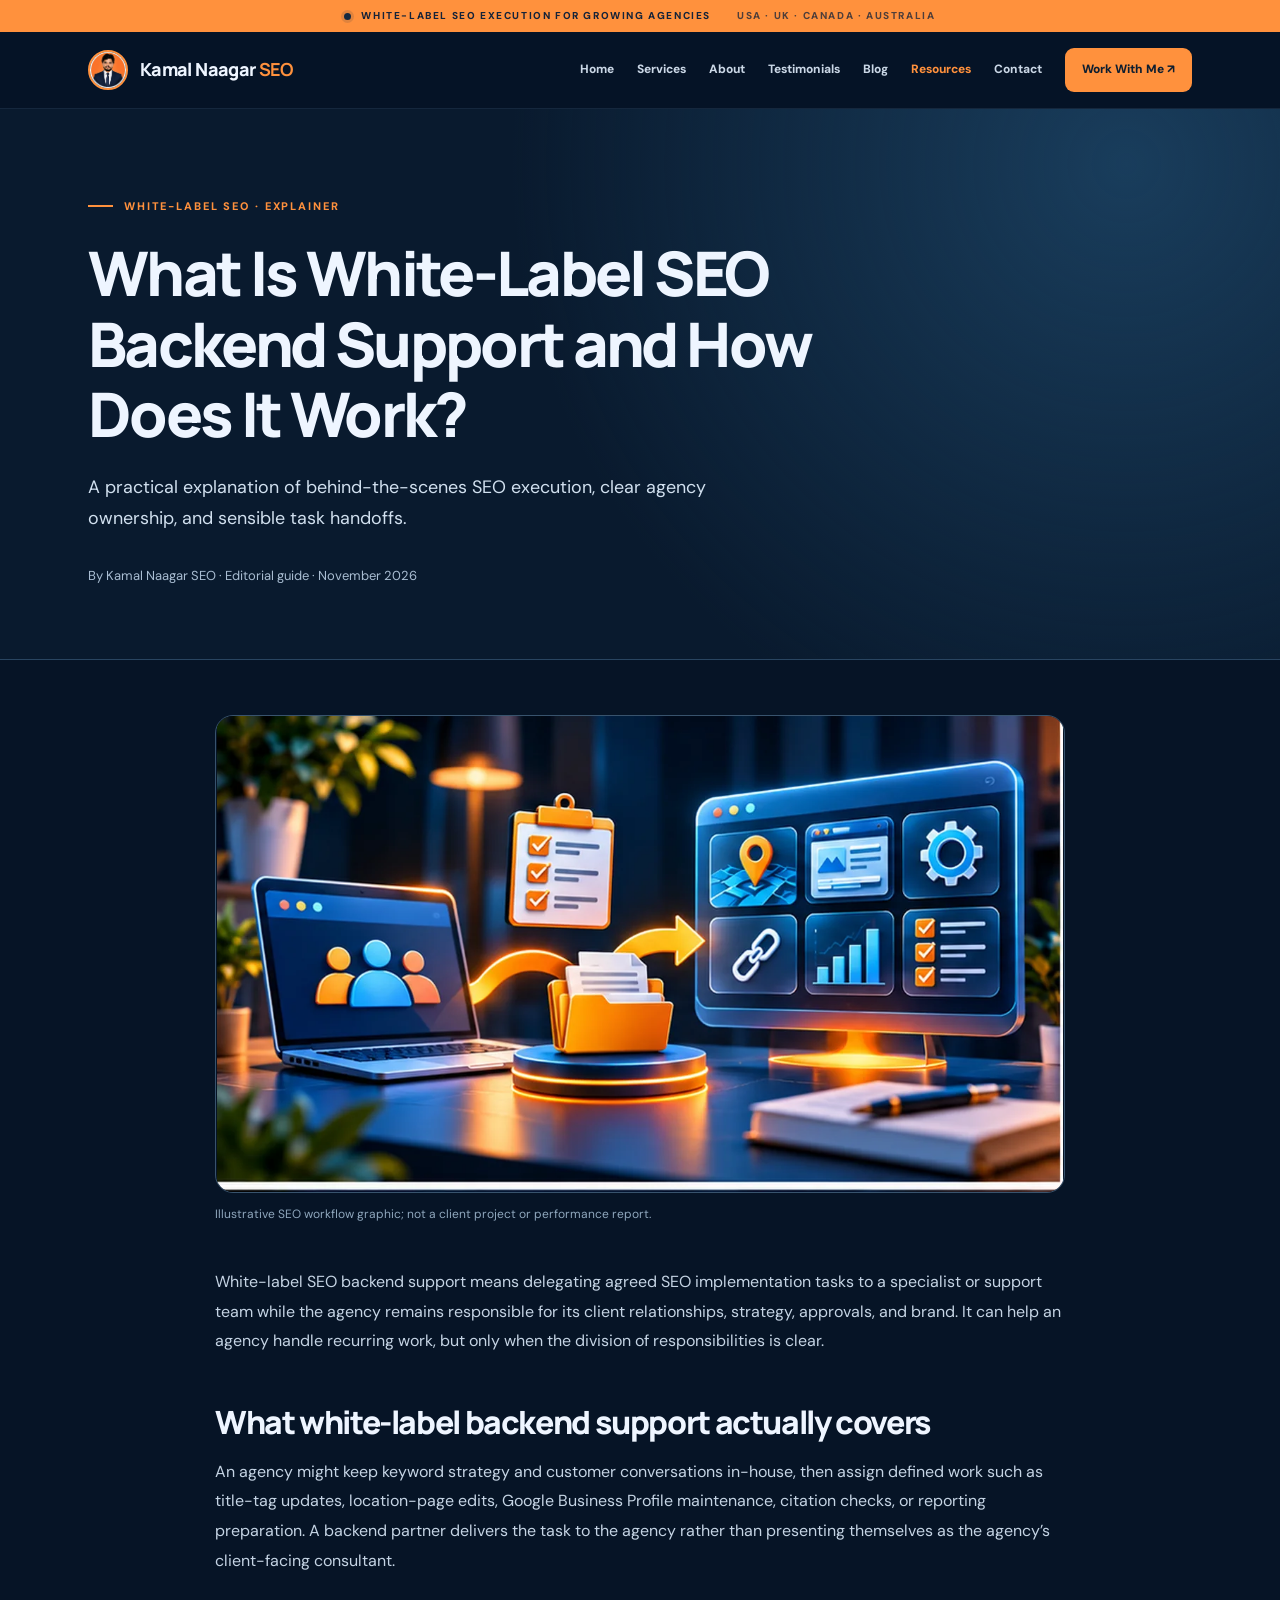
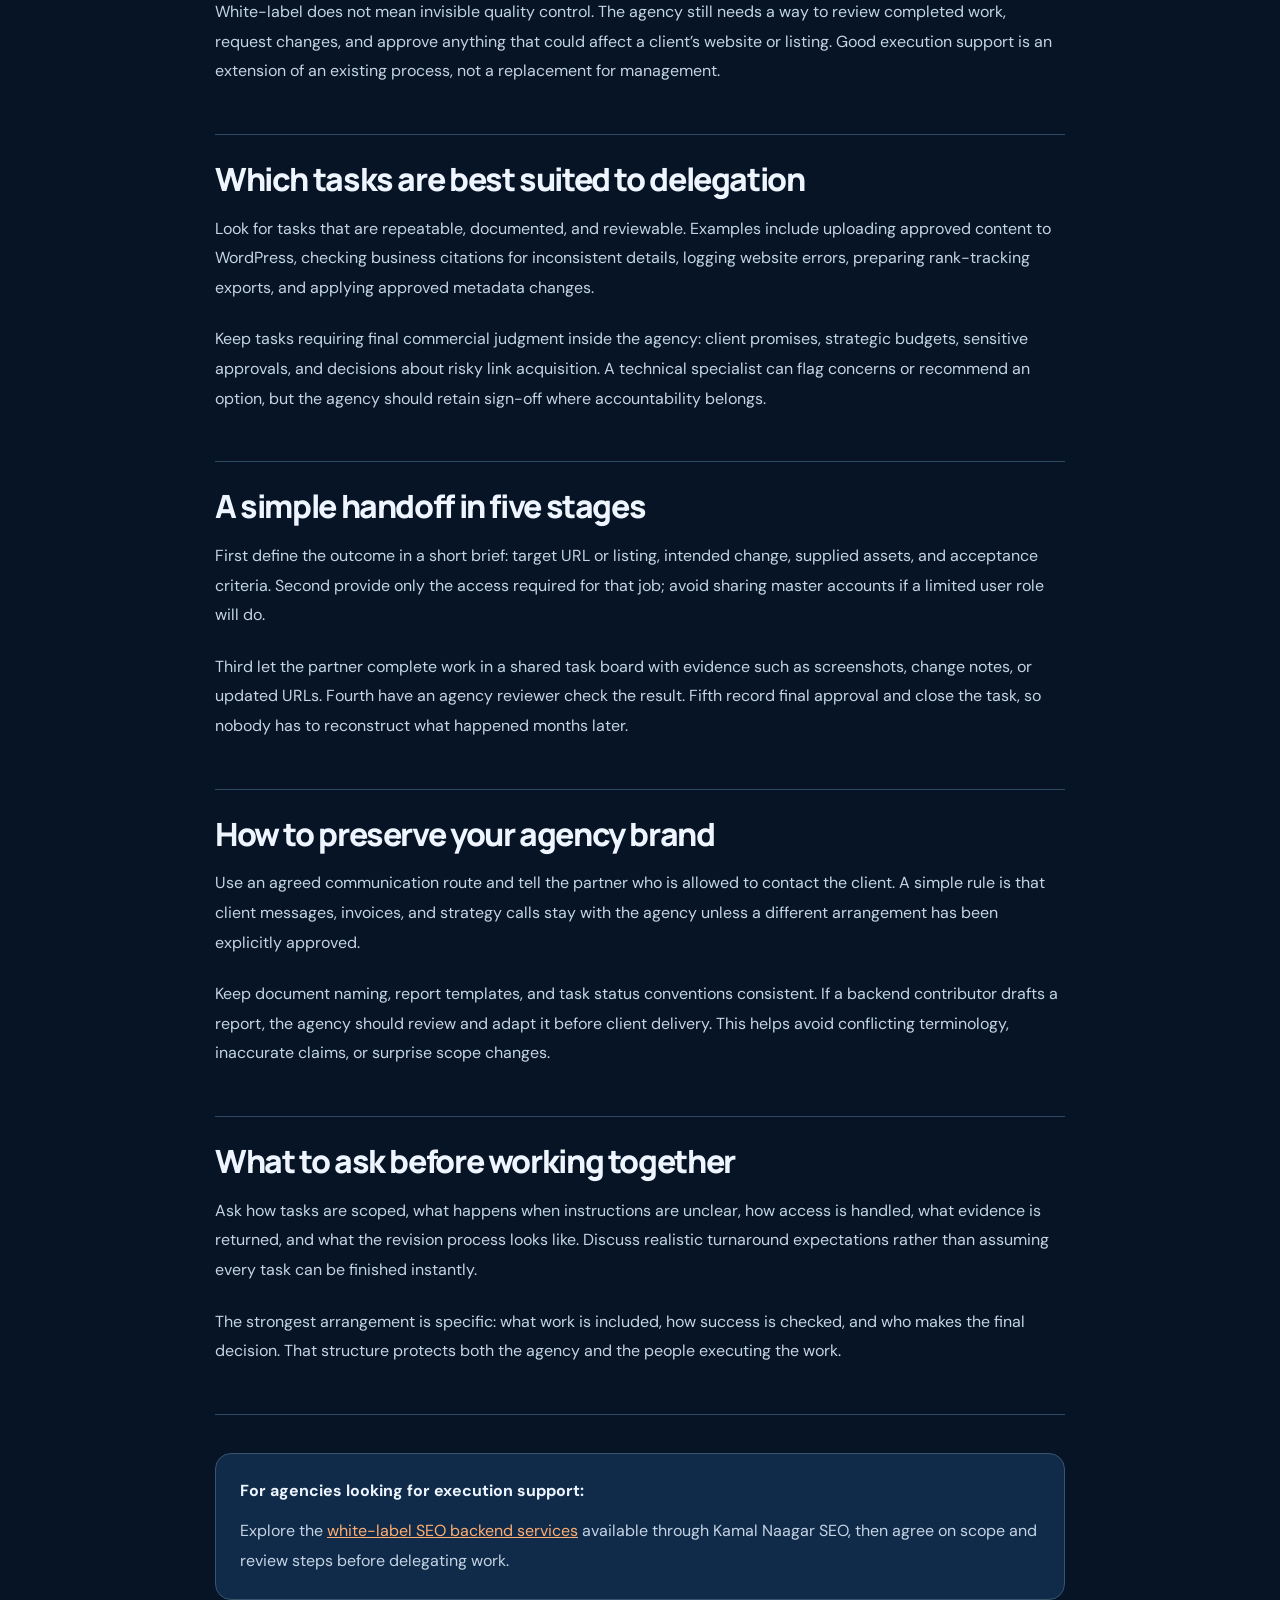
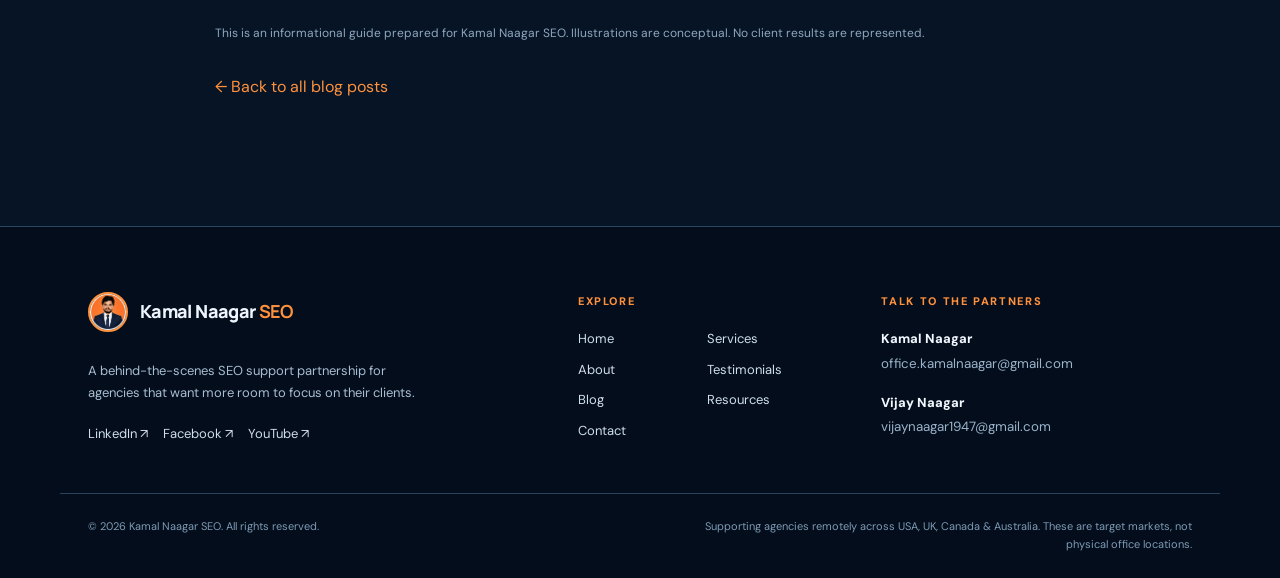
<file: white-label-seo-backend-support.html>
<!DOCTYPE html>

<html lang="en"><head><meta charset="utf-8"/><meta content="width=device-width,initial-scale=1" name="viewport"/><meta content="#061426" name="theme-color"/><title>What Is White-Label SEO Backend Support and How Does It Work? | Kamal Naagar SEO</title><meta content="A practical explanation of behind-the-scenes SEO execution, clear agency ownership, and sensible task handoffs." name="description"/><link href="https://kamalnaagarseo.github.io/white-label-seo-backend-support.html" rel="canonical"/><meta content="website" property="og:type"/><meta content="What Is White-Label SEO Backend Support and How Does It Work?" property="og:title"/><meta content="A practical explanation of behind-the-scenes SEO execution, clear agency ownership, and sensible task handoffs." property="og:description"/><meta content="https://kamalnaagarseo.github.io/white-label-seo-backend-support.webp" property="og:image"/><link href="kamal.jpg" rel="icon" type="image/jpeg"/><style>
@import url('https://fonts.googleapis.com/css2?family=DM+Sans:wght@400;500;600;700;800&family=Manrope:wght@400;500;600;700;800&display=swap');
:root{--bg:#061426;--bg2:#091c32;--panel:#0f2742;--panel2:#112e4e;--ink:#eef5ff;--muted:#a9bdd2;--orange:#ff913d;--orange2:#ffb469;--line:#274360;--max:1160px}*{box-sizing:border-box}html{scroll-behavior:smooth}body{margin:0;min-width:320px;background:var(--bg);color:var(--ink);font-family:'DM Sans',Arial,sans-serif;font-size:16px;line-height:1.65;overflow-x:hidden}img{max-width:100%}button,input,textarea,select{font:inherit}button,a{-webkit-tap-highlight-color:transparent}a{color:inherit}a:focus-visible,button:focus-visible,input:focus-visible,textarea:focus-visible,select:focus-visible{outline:3px solid #ffbc7b;outline-offset:3px}h1,h2,h3{font-family:Manrope,Arial,sans-serif;letter-spacing:-.043em;line-height:1.15;margin:0}h1{font-size:clamp(2.75rem,5.5vw,5.2rem);font-weight:800}h2{font-size:clamp(2rem,3.8vw,3.55rem);font-weight:800}h2 em{font-style:normal;color:var(--orange)}h3{font-size:1.17rem}p{margin:0;color:var(--muted)}.wrap{max-width:var(--max);padding:0 28px;margin:0 auto}.topline{height:32px;display:flex;align-items:center;justify-content:center;gap:10px;background:var(--orange);color:#152339;font-size:10px;letter-spacing:.16em;font-weight:800}.pulse{height:7px;width:7px;border-radius:50%;background:#142940;box-shadow:0 0 0 3px #14294021}.topline-right{margin-left:16px;opacity:.75}.site-header{z-index:100;position:sticky;top:0;background:#061426f2;border-bottom:1px solid #253b5385;backdrop-filter:blur(18px)}.nav-row{height:76px;display:flex;align-items:center;justify-content:space-between;gap:20px}.logo{display:inline-flex;align-items:center;gap:12px;text-decoration:none;white-space:nowrap;font-family:Manrope,sans-serif;letter-spacing:-.035em;font-size:18px;font-weight:800}.logo img{width:40px;height:40px;border-radius:50%;border:2px solid var(--orange);object-fit:cover;background:#fff}.logo b{color:var(--orange)}.nav-links{display:flex;align-items:center;gap:23px}.nav-links a{text-decoration:none;font-size:12px;font-weight:800;color:#cad7e6;transition:color .2s}.nav-links a:hover,.nav-links a[aria-current="page"]{color:var(--orange)}.nav-links .nav-cta{color:#0e1e30;background:var(--orange);padding:12px 17px;border-radius:9px}.menu-toggle{display:none;flex-direction:column;align-items:center;justify-content:center;gap:5px;border:1px solid #46617c;border-radius:9px;background:#132b45;width:44px;height:44px}.menu-toggle span{display:block;width:19px;height:2px;background:#fff;border-radius:2px}.section{padding:102px 0}.section-alt{background:linear-gradient(130deg,#091b30,#0b2038)}.kicker{color:var(--orange);text-transform:uppercase;letter-spacing:.17em;font-size:11px;font-weight:800;display:flex;align-items:center;gap:11px;margin-bottom:23px}.kicker>span{height:2px;width:25px;flex:none;background:var(--orange)}.btn{display:inline-flex;align-items:center;justify-content:center;gap:16px;text-decoration:none;border-radius:11px;padding:15px 22px;font-weight:800;font-size:13px;transition:transform .2s,box-shadow .2s;white-space:nowrap}.btn:hover{transform:translateY(-3px)}.btn-primary{background:var(--orange);color:#071c32;box-shadow:0 7px 20px #ff913d22;border:none;cursor:pointer}.btn-outline{border:1px solid #476583;color:#f0f6ff;background:#ffffff05}.btn span{font-size:17px}.intro{font-size:clamp(1rem,1.4vw,1.2rem);line-height:1.75;color:#d1e0ef}.hero-home{position:relative;overflow:hidden;background:radial-gradient(circle at 85% 12%,#153c60 0,transparent 42%),linear-gradient(135deg,#061426 10%,#0a2038 90%)}.hero-home:before{content:"";position:absolute;inset:0;pointer-events:none;opacity:.19;background-image:linear-gradient(#31506a55 1px,transparent 1px),linear-gradient(90deg,#31506a55 1px,transparent 1px);background-size:46px 46px;mask-image:linear-gradient(90deg,transparent,#000)}.hero-layout{position:relative;display:grid;grid-template-columns:1fr 1fr;align-items:center;gap:58px;padding-top:90px;padding-bottom:67px}.hero-copy h1 span,.inner-hero h1 span{color:var(--orange)}.hero-copy .intro{margin-top:27px;max-width:500px}.support-text{max-width:460px;margin-top:14px;font-size:15px}.hero-actions{display:flex;flex-wrap:wrap;gap:11px;margin:30px 0 36px}.market-label{font-size:11px;letter-spacing:.12em;color:#839eb8;font-weight:800}.market-pills{display:flex;flex-wrap:wrap;gap:8px;margin-top:11px}.market-pills span{border:1px solid #375370;color:#d5e2ee;background:#0e2a43;font-weight:700;letter-spacing:0;font-size:12px;padding:5px 12px;border-radius:30px}.hero-art{position:relative;min-width:0;padding-bottom:40px}.art-frame{position:relative;overflow:hidden;border-radius:25px;border:1px solid #3d5c7c;box-shadow:0 32px 70px #0008;background:#18314c}.art-frame:after{content:"";position:absolute;inset:0;box-shadow:inset 0 0 0 1px #ffffff16;pointer-events:none}.art-frame>img{display:block;aspect-ratio:1.25;object-fit:cover;width:100%;height:auto;object-position:center}.art-label{position:absolute;bottom:16px;left:16px;right:16px;border:1px solid #55718e;background:#071a2fe8;color:#e5f1fa;backdrop-filter:blur(10px);padding:12px 14px;border-radius:10px;font-size:10px;font-weight:800;letter-spacing:.09em;display:flex;align-items:center;gap:10px}.eyedot{height:9px;width:9px;background:#ff963f;border-radius:100%}.hero-partners{display:flex;align-items:center;position:absolute;right:-13px;bottom:0;padding:12px 18px;border-radius:16px;border:1px solid #426282;background:#0d2a47;box-shadow:0 14px 30px #0006}.hero-partners img{width:41px;height:41px;border-radius:50%;border:2px solid var(--orange);object-fit:cover;margin-right:-10px;background:white}.hero-partners span{font-size:12px;margin-left:25px;color:#b9cadc;line-height:1.4}.hero-partners strong{color:white}.hero-bottom{position:relative;border-top:1px solid #31506c;display:flex;align-items:center;gap:20px;padding-top:22px;padding-bottom:22px;color:#96aec4;font-size:11px;letter-spacing:.06em;text-transform:uppercase;font-weight:800}.hero-line{height:1px;flex:1;background:#3e5a75}.section-heading{display:flex;align-items:end;justify-content:space-between;gap:38px;margin-bottom:38px}.section-heading>p{max-width:400px;font-size:15px}.service-grid{display:grid;grid-template-columns:repeat(3,minmax(0,1fr));gap:17px}.service-card{border:1px solid #2a4867;border-radius:17px;padding:25px 25px 30px;background:linear-gradient(155deg,#12304e,#0e2742);min-height:225px;transition:transform .25s,border-color .25s}.service-card:hover{transform:translateY(-5px);border-color:#ff913d85}.card-top{display:flex;justify-content:space-between;align-items:center;margin-bottom:24px}.service-num{font-size:11px;color:#7e9ebd;letter-spacing:.13em;font-weight:800}.service-icon{display:grid;place-items:center;width:42px;height:42px;border:1px solid #9d683f;background:#ff913d14;border-radius:12px;color:var(--orange);font-size:23px}.service-card h3{margin-bottom:11px}.service-card p{font-size:13px;line-height:1.75}.center-action{margin-top:30px}.editorial-grid{display:grid;grid-template-columns:.97fr 1.03fr;gap:65px;align-items:center}.editorial-image,.feature-image{position:relative;min-width:0;border:1px solid #335270;border-radius:23px;overflow:hidden;background:#12314f}.editorial-image img,.feature-image img{width:100%;display:block;aspect-ratio:1.15;object-fit:cover}.image-badge{position:absolute;left:18px;right:18px;bottom:18px;background:#091d32e8;border:1px solid #517392;border-radius:13px;padding:16px;display:flex;flex-direction:column;backdrop-filter:blur(12px)}.image-badge strong{color:#fff}.image-badge span{color:#becfe1;font-size:12px}.editorial-copy>p,.feature-text>p{margin:20px 0 26px}.timeline{display:grid;gap:13px;margin:28px 0 32px}.timeline>div{display:flex;gap:18px;padding-bottom:17px;border-bottom:1px solid #304d67}.timeline strong{color:var(--orange);font-size:18px}.timeline span{display:grid;gap:4px}.timeline b{color:#eff6ff}.timeline small{font-size:13px;color:var(--muted)}.testimonial-grid{display:grid;grid-template-columns:repeat(4,minmax(0,1fr));gap:16px}.testimonial-card{background:#112b47;border:1px solid #2a4867;border-radius:16px;overflow:hidden;text-decoration:none;transition:transform .2s}.testimonial-card:hover{transform:translateY(-4px)}.testimonial-visual{position:relative;aspect-ratio:16/11;background:radial-gradient(circle at 25% 10%,#274f73,#0a1e34);display:grid;place-items:center}.testimonial-visual img{position:absolute;width:100%;height:100%;object-fit:cover;opacity:.8}.play-icon{position:relative;z-index:2;background:#ff243a;color:#fff;border-radius:11px;padding:12px 18px;line-height:1;box-shadow:0 10px 25px #0008}.test-info{display:flex;flex-direction:column;padding:14px 15px;gap:5px}.test-info span:first-child{color:#f0f5fa;font-size:12px;font-weight:800}.test-info span:last-child{color:var(--orange);font-size:11px}.partner-callout{display:grid;grid-template-columns:auto 1fr auto;gap:35px;align-items:center}.partner-callout h2{font-size:clamp(1.9rem,3vw,2.9rem)}.partner-callout p{margin-top:14px;max-width:670px}.partner-stack{display:flex;align-items:center}.partner-stack img{width:100px;height:100px;object-fit:cover;border:5px solid #173650;border-radius:50%;background:white}.partner-stack img+img{margin-left:-35px}.cta-band{border:1px solid #6b594e;border-radius:25px;display:flex;justify-content:space-between;align-items:center;gap:30px;padding:45px 48px;background:radial-gradient(circle at 92% 10%,#2d4055,#122b45 55%)}.cta-band h2{font-size:clamp(1.8rem,3vw,2.8rem)}.cta-band p{margin-top:12px}.inner-hero{background:radial-gradient(circle at 88% 10%,#193d5c 0,transparent 50%),#091a2e;border-bottom:1px solid #294561;padding:92px 0}.inner-hero-grid{display:grid;grid-template-columns:1fr 1fr;gap:55px;align-items:center}.inner-hero h1{font-size:clamp(2.6rem,4.8vw,4.5rem)}.inner-hero .intro{max-width:700px;margin:22px 0 30px}.inner-hero-image{position:relative;border:1px solid #3a5a74;border-radius:22px;padding:9px;background:#132c47;overflow:hidden}.inner-hero-image img{display:block;aspect-ratio:1.4;object-fit:cover;width:100%;border-radius:15px}.image-note{position:absolute;bottom:14px;right:14px;color:#d6e4ef;font-size:10px;background:#061426c9;padding:5px 10px;border-radius:7px}.feature-row{display:grid;grid-template-columns:1fr 1fr;gap:55px;align-items:center}.feature-image img{aspect-ratio:1.25}.tick-list{padding:0;margin:20px 0 31px;list-style:none;display:grid;gap:11px}.tick-list li{padding-left:28px;position:relative;color:#d0deeb}.tick-list li:before{content:'✓';position:absolute;left:0;color:var(--orange);font-weight:900}.compact-hero{padding:88px 0 73px}.compact-hero h1{max-width:850px}.about-hero{text-align:left}.team-portraits{display:flex;align-items:center;gap:0;margin-top:27px}.team-portraits>img{height:78px;width:78px;object-fit:cover;border-radius:50%;border:4px solid var(--orange);background:#fff}.team-portraits>img+img{margin-left:-16px}.team-portraits>div{display:grid;margin-left:18px}.team-portraits strong{color:#fff}.team-portraits span{font-size:13px;color:var(--muted)}.team-grid{display:grid;grid-template-columns:1fr 1fr;gap:23px}.team-card{background:#102a46;border:1px solid #2e4e6c;border-radius:23px;overflow:hidden;display:grid;grid-template-columns:44% 56%;min-height:385px}.team-photo{background:#132942;min-width:0}.team-photo img{width:100%;height:100%;min-height:385px;object-fit:cover;object-position:center}.team-body{padding:34px 25px;display:flex;flex-direction:column;align-items:start;justify-content:center;gap:10px;min-width:0}.role-label{font-size:10px;color:var(--orange);font-weight:800;letter-spacing:.13em}.team-body h3{font-size:1.8rem;margin-bottom:5px}.team-body p{font-size:13px;margin-bottom:13px}.team-body a{font-size:12px;overflow-wrap:anywhere;color:#ffc08b;text-decoration:none}.contact-grid{display:grid;grid-template-columns:1.3fr .8fr;gap:28px;align-items:start}.contact-panel,.contact-side{border-radius:24px;background:#102943;border:1px solid #2b4a67;padding:35px}.contact-panel h2,.contact-side h2{font-size:clamp(1.8rem,3vw,2.6rem);margin-bottom:14px}.contact-panel>p{margin-bottom:26px;font-size:14px}.contact-form{display:grid;gap:18px}.form-row{display:grid;grid-template-columns:1fr 1fr;gap:17px}.contact-form label{display:grid;gap:8px;color:#e5f2ff;font-size:12px;font-weight:800}.contact-form input,.contact-form select,.contact-form textarea{width:100%;border-radius:10px;border:1px solid #3a5975;background:#061c31;color:#eff6ff;padding:12px 14px;outline:none;min-width:0}.contact-form textarea{resize:vertical}.contact-form input::placeholder,.contact-form textarea::placeholder{color:#7f9bb5}.contact-form .btn{justify-self:start}.form-disclosure{font-size:12px}.form-error{font-size:13px;color:#ffcbac}.contact-person{border-bottom:1px solid #34536e;display:flex;gap:15px;padding:20px 0;align-items:center}.contact-person img{width:68px;height:68px;object-fit:cover;border:2px solid var(--orange);background:#fff;border-radius:14px}.contact-person h3{font-size:16px}.contact-person p{font-size:12px;margin:3px 0}.contact-person a{font-size:12px;color:var(--orange);overflow-wrap:anywhere;text-decoration:none}.contact-note{margin-top:25px;border-radius:12px;background:#0b213a;padding:20px}.contact-note p{margin:10px 0}.contact-note small{color:#9eb5cd}.embed-grid{display:grid;grid-template-columns:1fr 1fr;gap:25px}.embed-card{border:1px solid #2f4d6a;border-radius:18px;overflow:hidden;background:#112a46}.embed-card iframe{display:block;width:100%;aspect-ratio:16/9;border:0}.embed-meta{padding:18px 20px;display:flex;align-items:center;justify-content:space-between;gap:15px}.embed-meta h3{font-size:15px}.embed-meta a{color:var(--orange);text-decoration:none;font-size:12px;white-space:nowrap}.resource-grid{display:grid;grid-template-columns:1fr 1fr;gap:25px}.resource-card{background:#102a46;border:1px solid #34536e;border-radius:20px;overflow:hidden;text-decoration:none;padding:26px}.resource-art{background:linear-gradient(100deg,#183e62,#09223b);height:140px;margin:-26px -26px 24px;display:grid;place-items:center}.resource-art span{font-size:66px;color:var(--orange)}.resource-card h2{font-size:25px;margin:11px 0}.resource-card p{margin-bottom:15px}.resource-card strong{color:var(--orange);font-size:13px}.article-body{max-width:850px}.article-body .backlink{color:var(--orange);text-decoration:none}.article-body section{padding:28px 0;border-bottom:1px solid #2d4a64}.article-body h2{font-size:26px;margin-bottom:15px}.article-body p{font-size:16px}.article-end{margin-top:35px;background:#14304c;padding:22px;border-radius:12px}.article-end a{color:var(--orange)}.site-footer{background:#030d1b;border-top:1px solid #294762;padding:65px 0 25px}.footer-main{display:grid;grid-template-columns:1.4fr .8fr 1fr;gap:55px}.foot-about>p{margin:20px 0;max-width:340px;font-size:13px}.foot-label{font-size:11px;font-weight:800;color:var(--orange);letter-spacing:.15em;text-transform:uppercase;display:block;margin-bottom:18px}.footer-nav{display:grid;grid-template-columns:1fr 1fr;gap:9px}.footer-nav a,.social-links a{font-size:13px;text-decoration:none;color:#d0deeb}.social-links{display:flex;gap:15px;flex-wrap:wrap}.foot-email{font-size:13px;display:block;color:#f2f7ff;text-decoration:none;font-weight:800;margin-top:16px}.foot-email:first-of-type{margin-top:0}.footer-main small{color:#9bb4cb;overflow-wrap:anywhere}.bottomline{display:flex;justify-content:space-between;gap:25px;margin-top:48px;padding-top:23px;border-top:1px solid #29425d;color:#7e9bb5;font-size:11px}.bottomline span:last-child{text-align:right;max-width:510px}
@media(max-width:1050px){.nav-links{gap:13px}.hero-layout{gap:30px}.team-card{grid-template-columns:1fr}.team-photo img{max-height:270px;min-height:250px}.team-body{padding:30px}}@media(max-width:850px){.menu-toggle{display:flex;cursor:pointer}.nav-links{display:none;position:absolute;top:76px;left:0;right:0;padding:22px 28px 30px;background:#071a2d;box-shadow:0 20px 30px #0008;border-bottom:1px solid #345773;flex-direction:column;align-items:stretch;gap:0}.nav-links.open{display:flex}.nav-links a{font-size:15px;padding:12px 0}.nav-links .nav-cta{text-align:center;margin-top:15px;padding:12px}.hero-layout,.editorial-grid,.feature-row,.inner-hero-grid,.contact-grid{grid-template-columns:1fr}.hero-copy{max-width:720px}.hero-art{max-width:650px}.hero-home .hero-layout{padding-top:65px}.section-heading{display:block}.section-heading>p{margin-top:20px;max-width:700px}.service-grid{grid-template-columns:repeat(2,minmax(0,1fr))}.testimonial-grid{grid-template-columns:repeat(2,minmax(0,1fr))}.partner-callout{grid-template-columns:auto 1fr}.partner-callout>.btn{grid-column:2;justify-self:start}.footer-main{gap:30px}.inner-hero-grid{gap:35px}.inner-hero-image{max-width:700px}.topline-right{display:none}}@media(max-width:620px){.wrap{padding:0 20px}.topline{font-size:8px;letter-spacing:.09em}.nav-row{height:68px}.nav-links{top:68px}.logo{font-size:16px}.logo img{width:36px;height:36px}.section{padding:68px 0}.hero-layout{padding-top:50px;padding-bottom:48px}.hero-copy h1{font-size:clamp(2.6rem,10vw,3.8rem)}.hero-art{padding-right:8px;padding-bottom:30px}.hero-partners{right:0}.hero-bottom{align-items:flex-start;flex-direction:column;gap:5px;font-size:10px}.hero-line{display:none}.art-label{font-size:8px;bottom:12px;left:10px;right:10px}.service-grid,.testimonial-grid,.team-grid,.embed-grid,.resource-grid,.form-row{grid-template-columns:1fr}.service-card{min-height:auto}.partner-callout{grid-template-columns:1fr}.partner-callout>.btn{grid-column:auto}.cta-band{padding:30px 23px;flex-direction:column;align-items:stretch}.cta-band .btn{align-self:start}.inner-hero{padding:62px 0}.contact-panel,.contact-side{padding:23px}.footer-main{grid-template-columns:1fr}.bottomline{flex-direction:column}.bottomline span:last-child{text-align:left}.team-card{grid-template-columns:1fr}.team-photo img{max-height:340px}.embed-meta{align-items:flex-start;flex-direction:column}.partner-stack img{width:84px;height:84px}.hero-actions>.btn{font-size:12px;padding:13px 17px}.section-heading h2{font-size:clamp(2rem,9vw,3rem)}}@media(prefers-reduced-motion:reduce){*,*:before,*:after{scroll-behavior:auto!important;transition:none!important}}


/* Guaranteed resilient responsive layout */
html,body{width:100%;max-width:100%;overflow-x:clip}
.wrap{width:min(100% - 40px,1160px);margin-inline:auto}
img,video,iframe{max-width:100%}
.hero-art,.hero-copy,.feature-image,.feature-text,.inner-hero-image,.team-card,.contact-panel,.contact-side{min-width:0}
.team-portraits img{width:86px;height:86px;object-fit:cover;border-radius:50%;border:3px solid #ff913d}
.team-photo img{object-fit:cover;object-position:center 25%}
.contact-person{min-width:0}
.contact-person img{width:74px;height:74px;object-fit:cover;border-radius:50%;flex:none}
.contact-person a,.foot-email{overflow-wrap:anywhere}
.testimonial-visual img{width:100%;height:100%;object-fit:cover}
@media(max-width:980px){.wrap{width:min(100% - 32px,1160px)}.hero-layout,.inner-hero-grid,.feature-row,.contact-grid{grid-template-columns:1fr}.hero-art{max-width:660px}.service-grid{grid-template-columns:repeat(2,minmax(0,1fr))}.team-grid{grid-template-columns:1fr}.testimonial-grid{grid-template-columns:repeat(2,minmax(0,1fr))}}
@media(max-width:640px){.wrap{width:min(100% - 28px,1160px)}.service-grid,.testimonial-grid,.form-row{grid-template-columns:1fr}.team-card{display:block}.team-photo{height:330px}.team-photo img{min-height:0;height:100%;width:100%}.hero-layout{padding-top:54px}.inner-hero{padding-top:64px}.contact-panel,.contact-side{padding:22px}.hero-art{width:100%}.hero-actions .btn{width:100%}.site-header .logo span{font-size:14px}}

</style><link href="styles.css" rel="stylesheet"/><script defer="" src="site.js"></script><style>
/* FINAL IMAGE LAYOUT: keep entire original illustrations visible */
.hero-layout{grid-template-columns:minmax(0,.95fr) minmax(0,1.05fr);gap:54px}
.hero-art{width:100%;min-width:0;padding-bottom:28px}
.art-frame{width:100%;overflow:hidden;border-radius:22px}
.art-frame>img{width:100%;height:auto;aspect-ratio:16/9;object-fit:contain;object-position:center;display:block}
.editorial-image img,.feature-image img{width:100%;height:auto;aspect-ratio:16/9;object-fit:contain;object-position:center;display:block}
.inner-hero-image img{width:100%;height:auto;aspect-ratio:16/9;object-fit:contain;object-position:center;display:block;border-radius:13px}
.hero-partners{right:10px;bottom:0}
.editorial-image,.feature-image{overflow:hidden}
.editorial-grid,.feature-row{grid-template-columns:minmax(0,1fr) minmax(0,1fr);gap:52px}
.image-badge{bottom:12px;left:12px;right:12px}
.team-photo img{object-position:center 18%}
.testimonial-visual img{object-fit:cover;object-position:center}
@media(max-width:980px){.hero-layout,.editorial-grid,.feature-row,.inner-hero-grid{grid-template-columns:minmax(0,1fr)}.hero-art{max-width:720px}.hero-partners{right:5px}.inner-hero-image,.feature-image{max-width:100%;margin:0}}
@media(max-width:620px){.hero-art{padding-bottom:34px}.art-frame>img,.editorial-image img,.feature-image img,.inner-hero-image img{aspect-ratio:16/9;object-fit:contain}.hero-partners{right:0;bottom:0}.image-badge{padding:10px 12px}.inner-hero-image{padding:7px}}
</style><style>
.blog-byline{display:flex;flex-wrap:wrap;gap:14px;color:#a9bfd6;font-size:13px;margin-top:22px;font-weight:700}
.blog-byline span+span:before{content:"•";margin-right:14px;color:#ff913d}
.blog-article-section{padding-top:55px}
.article-shell{max-width:1150px}
.blog-cover{margin:0 0 52px;border-radius:22px;overflow:hidden;border:1px solid #315574;background:#112e4b}
.blog-cover img{display:block;width:100%;height:auto;aspect-ratio:16/9;object-fit:contain}
.blog-cover figcaption{font-size:12px;color:#a9bfd6;padding:13px 19px}
.blog-article-layout{display:grid;grid-template-columns:minmax(0,790px) minmax(190px,1fr);align-items:start;gap:45px}
.blog-copy{min-width:0}.blog-copy h2{font-size:clamp(1.55rem,2.25vw,2.05rem);margin:42px 0 16px;scroll-margin-top:110px;line-height:1.27}
.blog-copy p{font-size:16px;line-height:1.86;margin:0 0 20px;color:#c4d5e7}
.blog-copy p.article-lede{font-size:19px;color:#e0ecf9}
.blog-copy strong{color:#edf5ff}.blog-copy ul{margin:18px 0 29px;padding-left:23px;color:#c4d5e7;line-height:1.85}
.blog-copy li{padding-left:5px;margin-bottom:8px}.blog-copy em{color:#f1f5ff}
.article-highlight{border-left:3px solid #ff913d;background:#102c49;border-radius:0 13px 13px 0;padding:23px 26px;margin:29px 0;color:#d5e4f2}
.article-toc{position:sticky;top:110px;background:#102a45;border:1px solid #2b4a68;padding:24px;border-radius:17px;display:flex;flex-direction:column;gap:12px}
.article-toc .role-label{margin-bottom:7px}.article-toc a{font-size:13px;color:#c1d4e5;text-decoration:none;border-bottom:1px solid #243f59;padding-bottom:10px}.article-toc a:hover{color:#ff913d}
.article-cta{display:grid;gap:20px;background:linear-gradient(120deg,#193a57,#0f2842);border:1px solid #7b624c;border-radius:18px;padding:28px;margin:43px 0}
.article-cta h3{font-size:23px;margin:9px 0 12px}.article-cta .btn{justify-self:start}.blog-copy .article-last{margin:25px 0}.article-last a{color:#ffb27a;text-decoration:none;font-weight:700}
@media(max-width:900px){.blog-article-layout{grid-template-columns:1fr}.article-sidebar{display:none}}
@media(max-width:620px){.blog-cover{border-radius:15px;margin-bottom:32px}.blog-copy p{font-size:15px}.blog-copy p.article-lede{font-size:17px}.blog-byline{gap:8px}.article-cta{padding:21px}}
</style><script type="application/ld+json">{
  "@context": "https://schema.org",
  "@graph": [
    {
      "@type": "Person",
      "@id": "https://kamalnaagarseo.github.io/#vijay",
      "name": "Vijay Naagar",
      "url": "https://kamalnaagarseo.github.io/about.html",
      "image": "https://kamalnaagarseo.github.io/vijay.jpg",
      "email": "vijaynaagar1947@gmail.com",
      "jobTitle": "SEO Backend Support Partner",
      "worksFor": {
        "@id": "https://kamalnaagarseo.github.io/#organization"
      },
      "sameAs": [
        "https://linktr.ee/vijaynaagarseo",
        "https://www.instagram.com/who_francis",
        "https://www.facebook.com/vijay.naagar.7",
        "https://www.linkedin.com/in/vijay-naagar-seo",
        "https://www.upwork.com/freelancers/~017038b271f5c2be24",
        "https://x.com/vijay_naagar_seo",
        "https://www.snapchat.com/@who_francis",
        "https://in.pinterest.com/vijaynaagarseo"
      ],
      "contactPoint": {
        "@type": "ContactPoint",
        "contactType": "WhatsApp",
        "url": "https://wa.me/7404448144"
      }
    },
    {
      "@type": "WebPage",
      "@id": "https://kamalnaagarseo.github.io/white-label-seo-backend-support.html#webpage",
      "url": "https://kamalnaagarseo.github.io/white-label-seo-backend-support.html",
      "name": "What Is White-Label SEO Backend Support and How Does It Work?",
      "description": "A practical explanation of behind-the-scenes SEO execution, clear agency ownership, and sensible task handoffs.",
      "isPartOf": {
        "@id": "https://kamalnaagarseo.github.io/#website"
      },
      "breadcrumb": {
        "@id": "https://kamalnaagarseo.github.io/white-label-seo-backend-support.html#breadcrumb"
      }
    },
    {
      "@type": "BlogPosting",
      "@id": "https://kamalnaagarseo.github.io/white-label-seo-backend-support.html#article",
      "headline": "What Is White-Label SEO Backend Support and How Does It Work?",
      "description": "A practical explanation of behind-the-scenes SEO execution, clear agency ownership, and sensible task handoffs.",
      "mainEntityOfPage": {
        "@id": "https://kamalnaagarseo.github.io/white-label-seo-backend-support.html#webpage"
      },
      "image": "https://kamalnaagarseo.github.io/white-label-seo-backend-support.webp",
      "author": {
        "@id": "https://kamalnaagarseo.github.io/#organization"
      },
      "publisher": {
        "@id": "https://kamalnaagarseo.github.io/#organization"
      },
      "isPartOf": {
        "@id": "https://kamalnaagarseo.github.io/blog.html#blog"
      },
      "inLanguage": "en",
      "about": {
        "@type": "Thing",
        "name": "White Label SEO Backend Support"
      }
    },
    {
      "@type": "BreadcrumbList",
      "@id": "https://kamalnaagarseo.github.io/white-label-seo-backend-support.html#breadcrumb",
      "itemListElement": [
        {
          "@type": "ListItem",
          "position": 1,
          "name": "Home",
          "item": "https://kamalnaagarseo.github.io/"
        },
        {
          "@type": "ListItem",
          "position": 2,
          "name": "Blog",
          "item": "https://kamalnaagarseo.github.io/blog.html"
        },
        {
          "@type": "ListItem",
          "position": 3,
          "name": "What Is White-Label SEO Backend Support and How Does It Work?",
          "item": "https://kamalnaagarseo.github.io/white-label-seo-backend-support.html"
        }
      ]
    }
  ]
}</script><style id="agency-post-layout">.agency-post{max-width:850px;margin:0 auto}.agency-post p{color:#c5d4e4;line-height:1.85;margin:0 0 22px}.agency-post section{padding:26px 0;border-bottom:1px solid #2d4964}.agency-post section h2{font-size:clamp(1.4rem,2.5vw,2rem);margin-bottom:16px}.post-featured{margin:0 0 42px}.post-featured img{width:100%;height:auto;display:block;aspect-ratio:16/9;object-fit:contain;border-radius:18px;border:1px solid #38536d}.post-featured figcaption,.post-disclosure{font-size:12px!important;color:#8fa7bd!important;margin:12px 0 22px}.guide-byline{font-size:13px;margin-top:16px}.article-end{margin:38px 0 22px;background:#102b49;border:1px solid #36546d;border-radius:16px;padding:24px}.article-end p{margin:12px 0 0}.article-end a,.backlink{color:#ffad71}.agency-post .backlink{display:inline-block;margin-top:6px;text-decoration:none}@media(max-width:620px){.post-featured{margin-bottom:28px}.agency-post section{padding:20px 0}}</style></head><body><div class="topline"><span class="pulse"></span> WHITE-LABEL SEO EXECUTION FOR GROWING AGENCIES <span class="topline-right">USA · UK · CANADA · AUSTRALIA</span></div><header class="site-header"><div class="wrap nav-row"><a class="logo" href="index.html"><img alt="Kamal Naagar portrait mark" height="38" src="kamal.jpg" width="38"/><span>Kamal Naagar <b>SEO</b></span></a><button aria-controls="nav-links" aria-expanded="false" aria-label="Open navigation" class="menu-toggle" type="button"><span></span><span></span><span></span></button><nav aria-label="Main navigation" class="nav-links" id="nav-links"><a href="index.html">Home</a><a href="services.html">Services</a><a href="about.html">About</a><a href="testimonials.html">Testimonials</a><a href="blog.html">Blog</a><a aria-current="page" href="resources.html">Resources</a><a href="contact.html">Contact</a><a class="nav-cta" href="mailto:office.kamalnaagar@gmail.com?subject=White-Label%20SEO%20Backend%20Support%20Inquiry">Work With Me ↗</a></nav></div></header><main><section class="inner-hero compact-hero"><div class="wrap"><div class="kicker"><span></span>WHITE-LABEL SEO · EXPLAINER</div><h1>What Is White-Label SEO Backend Support and How Does It Work?</h1><p class="intro">A practical explanation of behind-the-scenes SEO execution, clear agency ownership, and sensible task handoffs.</p><p class="guide-byline">By Kamal Naagar SEO · Editorial guide · November 2026</p></div></section><section class="section blog-article-section"><div class="wrap"><article class="article-body agency-post"><figure class="post-featured"><img alt="Illustration of white label seo backend support workflow and organized SEO execution" height="675" loading="eager" src="white-label-seo-backend-support.webp" width="1200"/><figcaption>Illustrative SEO workflow graphic; not a client project or performance report.</figcaption></figure><p>White-label SEO backend support means delegating agreed SEO implementation tasks to a specialist or support team while the agency remains responsible for its client relationships, strategy, approvals, and brand. It can help an agency handle recurring work, but only when the division of responsibilities is clear.</p><section><h2>What white-label backend support actually covers</h2><p>An agency might keep keyword strategy and customer conversations in-house, then assign defined work such as title-tag updates, location-page edits, Google Business Profile maintenance, citation checks, or reporting preparation. A backend partner delivers the task to the agency rather than presenting themselves as the agency’s client-facing consultant.</p><p>White-label does not mean invisible quality control. The agency still needs a way to review completed work, request changes, and approve anything that could affect a client’s website or listing. Good execution support is an extension of an existing process, not a replacement for management.</p></section><section><h2>Which tasks are best suited to delegation</h2><p>Look for tasks that are repeatable, documented, and reviewable. Examples include uploading approved content to WordPress, checking business citations for inconsistent details, logging website errors, preparing rank-tracking exports, and applying approved metadata changes.</p><p>Keep tasks requiring final commercial judgment inside the agency: client promises, strategic budgets, sensitive approvals, and decisions about risky link acquisition. A technical specialist can flag concerns or recommend an option, but the agency should retain sign-off where accountability belongs.</p></section><section><h2>A simple handoff in five stages</h2><p>First define the outcome in a short brief: target URL or listing, intended change, supplied assets, and acceptance criteria. Second provide only the access required for that job; avoid sharing master accounts if a limited user role will do.</p><p>Third let the partner complete work in a shared task board with evidence such as screenshots, change notes, or updated URLs. Fourth have an agency reviewer check the result. Fifth record final approval and close the task, so nobody has to reconstruct what happened months later.</p></section><section><h2>How to preserve your agency brand</h2><p>Use an agreed communication route and tell the partner who is allowed to contact the client. A simple rule is that client messages, invoices, and strategy calls stay with the agency unless a different arrangement has been explicitly approved.</p><p>Keep document naming, report templates, and task status conventions consistent. If a backend contributor drafts a report, the agency should review and adapt it before client delivery. This helps avoid conflicting terminology, inaccurate claims, or surprise scope changes.</p></section><section><h2>What to ask before working together</h2><p>Ask how tasks are scoped, what happens when instructions are unclear, how access is handled, what evidence is returned, and what the revision process looks like. Discuss realistic turnaround expectations rather than assuming every task can be finished instantly.</p><p>The strongest arrangement is specific: what work is included, how success is checked, and who makes the final decision. That structure protects both the agency and the people executing the work.</p></section><div class="article-end"><strong>For agencies looking for execution support:</strong><p>Explore the <a href="services.html">white-label SEO backend services</a> available through Kamal Naagar SEO, then agree on scope and review steps before delegating work.</p></div><p class="post-disclosure">This is an informational guide prepared for Kamal Naagar SEO. Illustrations are conceptual. No client results are represented.</p><p><a class="backlink" href="blog.html">← Back to all blog posts</a></p></article></div></section></main><footer class="site-footer"><div class="wrap footer-main"><div class="foot-about"><a class="logo" href="index.html"><img alt="Kamal Naagar portrait mark" height="38" src="kamal.jpg" width="38"/><span>Kamal Naagar <b>SEO</b></span></a><p>A behind-the-scenes SEO support partnership for agencies that want more room to focus on their clients.</p><div class="social-links"><a href="https://in.linkedin.com/in/kamal-naagar-seo" rel="noopener noreferrer" target="_blank">LinkedIn ↗</a><a href="https://www.facebook.com/kamal.naagar.5" rel="noopener noreferrer" target="_blank">Facebook ↗</a><a href="https://www.youtube.com/@kamalnaagarseo" rel="noopener noreferrer" target="_blank">YouTube ↗</a></div></div><div><span class="foot-label">Explore</span><div class="footer-nav"><a href="index.html">Home</a><a href="services.html">Services</a><a href="about.html">About</a><a href="testimonials.html">Testimonials</a><a href="blog.html">Blog</a><a href="resources.html">Resources</a><a href="contact.html">Contact</a></div></div><div><span class="foot-label">Talk to the partners</span><a class="foot-email" href="mailto:office.kamalnaagar@gmail.com">Kamal Naagar</a><small>office.kamalnaagar@gmail.com</small><a class="foot-email" href="mailto:vijaynaagar1947@gmail.com">Vijay Naagar</a><small>vijaynaagar1947@gmail.com</small></div></div><div class="wrap bottomline"><span>© 2026 Kamal Naagar SEO. All rights reserved.</span><span>Supporting agencies remotely across USA, UK, Canada &amp; Australia. These are target markets, not physical office locations.</span></div></footer></body></html>
</file>
<file: styles.css>
@import url('https://fonts.googleapis.com/css2?family=DM+Sans:wght@400;500;600;700;800&family=Manrope:wght@400;500;600;700;800&display=swap');
:root{--bg:#061426;--bg2:#091c32;--panel:#0f2742;--panel2:#112e4e;--ink:#eef5ff;--muted:#a9bdd2;--orange:#ff913d;--orange2:#ffb469;--line:#274360;--max:1160px}*{box-sizing:border-box}html{scroll-behavior:smooth}body{margin:0;min-width:320px;background:var(--bg);color:var(--ink);font-family:'DM Sans',Arial,sans-serif;font-size:16px;line-height:1.65;overflow-x:hidden}img{max-width:100%}button,input,textarea,select{font:inherit}button,a{-webkit-tap-highlight-color:transparent}a{color:inherit}a:focus-visible,button:focus-visible,input:focus-visible,textarea:focus-visible,select:focus-visible{outline:3px solid #ffbc7b;outline-offset:3px}h1,h2,h3{font-family:Manrope,Arial,sans-serif;letter-spacing:-.043em;line-height:1.15;margin:0}h1{font-size:clamp(2.75rem,5.5vw,5.2rem);font-weight:800}h2{font-size:clamp(2rem,3.8vw,3.55rem);font-weight:800}h2 em{font-style:normal;color:var(--orange)}h3{font-size:1.17rem}p{margin:0;color:var(--muted)}.wrap{max-width:var(--max);padding:0 28px;margin:0 auto}.topline{height:32px;display:flex;align-items:center;justify-content:center;gap:10px;background:var(--orange);color:#152339;font-size:10px;letter-spacing:.16em;font-weight:800}.pulse{height:7px;width:7px;border-radius:50%;background:#142940;box-shadow:0 0 0 3px #14294021}.topline-right{margin-left:16px;opacity:.75}.site-header{z-index:100;position:sticky;top:0;background:#061426f2;border-bottom:1px solid #253b5385;backdrop-filter:blur(18px)}.nav-row{height:76px;display:flex;align-items:center;justify-content:space-between;gap:20px}.logo{display:inline-flex;align-items:center;gap:12px;text-decoration:none;white-space:nowrap;font-family:Manrope,sans-serif;letter-spacing:-.035em;font-size:18px;font-weight:800}.logo img{width:40px;height:40px;border-radius:50%;border:2px solid var(--orange);object-fit:cover;background:#fff}.logo b{color:var(--orange)}.nav-links{display:flex;align-items:center;gap:23px}.nav-links a{text-decoration:none;font-size:12px;font-weight:800;color:#cad7e6;transition:color .2s}.nav-links a:hover,.nav-links a[aria-current="page"]{color:var(--orange)}.nav-links .nav-cta{color:#0e1e30;background:var(--orange);padding:12px 17px;border-radius:9px}.menu-toggle{display:none;flex-direction:column;align-items:center;justify-content:center;gap:5px;border:1px solid #46617c;border-radius:9px;background:#132b45;width:44px;height:44px}.menu-toggle span{display:block;width:19px;height:2px;background:#fff;border-radius:2px}.section{padding:102px 0}.section-alt{background:linear-gradient(130deg,#091b30,#0b2038)}.kicker{color:var(--orange);text-transform:uppercase;letter-spacing:.17em;font-size:11px;font-weight:800;display:flex;align-items:center;gap:11px;margin-bottom:23px}.kicker>span{height:2px;width:25px;flex:none;background:var(--orange)}.btn{display:inline-flex;align-items:center;justify-content:center;gap:16px;text-decoration:none;border-radius:11px;padding:15px 22px;font-weight:800;font-size:13px;transition:transform .2s,box-shadow .2s;white-space:nowrap}.btn:hover{transform:translateY(-3px)}.btn-primary{background:var(--orange);color:#071c32;box-shadow:0 7px 20px #ff913d22;border:none;cursor:pointer}.btn-outline{border:1px solid #476583;color:#f0f6ff;background:#ffffff05}.btn span{font-size:17px}.intro{font-size:clamp(1rem,1.4vw,1.2rem);line-height:1.75;color:#d1e0ef}.hero-home{position:relative;overflow:hidden;background:radial-gradient(circle at 85% 12%,#153c60 0,transparent 42%),linear-gradient(135deg,#061426 10%,#0a2038 90%)}.hero-home:before{content:"";position:absolute;inset:0;pointer-events:none;opacity:.19;background-image:linear-gradient(#31506a55 1px,transparent 1px),linear-gradient(90deg,#31506a55 1px,transparent 1px);background-size:46px 46px;mask-image:linear-gradient(90deg,transparent,#000)}.hero-layout{position:relative;display:grid;grid-template-columns:1fr 1fr;align-items:center;gap:58px;padding-top:90px;padding-bottom:67px}.hero-copy h1 span,.inner-hero h1 span{color:var(--orange)}.hero-copy .intro{margin-top:27px;max-width:500px}.support-text{max-width:460px;margin-top:14px;font-size:15px}.hero-actions{display:flex;flex-wrap:wrap;gap:11px;margin:30px 0 36px}.market-label{font-size:11px;letter-spacing:.12em;color:#839eb8;font-weight:800}.market-pills{display:flex;flex-wrap:wrap;gap:8px;margin-top:11px}.market-pills span{border:1px solid #375370;color:#d5e2ee;background:#0e2a43;font-weight:700;letter-spacing:0;font-size:12px;padding:5px 12px;border-radius:30px}.hero-art{position:relative;min-width:0;padding-bottom:40px}.art-frame{position:relative;overflow:hidden;border-radius:25px;border:1px solid #3d5c7c;box-shadow:0 32px 70px #0008;background:#18314c}.art-frame:after{content:"";position:absolute;inset:0;box-shadow:inset 0 0 0 1px #ffffff16;pointer-events:none}.art-frame>img{display:block;aspect-ratio:1.25;object-fit:cover;width:100%;height:auto;object-position:center}.art-label{position:absolute;bottom:16px;left:16px;right:16px;border:1px solid #55718e;background:#071a2fe8;color:#e5f1fa;backdrop-filter:blur(10px);padding:12px 14px;border-radius:10px;font-size:10px;font-weight:800;letter-spacing:.09em;display:flex;align-items:center;gap:10px}.eyedot{height:9px;width:9px;background:#ff963f;border-radius:100%}.hero-partners{display:flex;align-items:center;position:absolute;right:-13px;bottom:0;padding:12px 18px;border-radius:16px;border:1px solid #426282;background:#0d2a47;box-shadow:0 14px 30px #0006}.hero-partners img{width:41px;height:41px;border-radius:50%;border:2px solid var(--orange);object-fit:cover;margin-right:-10px;background:white}.hero-partners span{font-size:12px;margin-left:25px;color:#b9cadc;line-height:1.4}.hero-partners strong{color:white}.hero-bottom{position:relative;border-top:1px solid #31506c;display:flex;align-items:center;gap:20px;padding-top:22px;padding-bottom:22px;color:#96aec4;font-size:11px;letter-spacing:.06em;text-transform:uppercase;font-weight:800}.hero-line{height:1px;flex:1;background:#3e5a75}.section-heading{display:flex;align-items:end;justify-content:space-between;gap:38px;margin-bottom:38px}.section-heading>p{max-width:400px;font-size:15px}.service-grid{display:grid;grid-template-columns:repeat(3,minmax(0,1fr));gap:17px}.service-card{border:1px solid #2a4867;border-radius:17px;padding:25px 25px 30px;background:linear-gradient(155deg,#12304e,#0e2742);min-height:225px;transition:transform .25s,border-color .25s}.service-card:hover{transform:translateY(-5px);border-color:#ff913d85}.card-top{display:flex;justify-content:space-between;align-items:center;margin-bottom:24px}.service-num{font-size:11px;color:#7e9ebd;letter-spacing:.13em;font-weight:800}.service-icon{display:grid;place-items:center;width:42px;height:42px;border:1px solid #9d683f;background:#ff913d14;border-radius:12px;color:var(--orange);font-size:23px}.service-card h3{margin-bottom:11px}.service-card p{font-size:13px;line-height:1.75}.center-action{margin-top:30px}.editorial-grid{display:grid;grid-template-columns:.97fr 1.03fr;gap:65px;align-items:center}.editorial-image,.feature-image{position:relative;min-width:0;border:1px solid #335270;border-radius:23px;overflow:hidden;background:#12314f}.editorial-image img,.feature-image img{width:100%;display:block;aspect-ratio:1.15;object-fit:cover}.image-badge{position:absolute;left:18px;right:18px;bottom:18px;background:#091d32e8;border:1px solid #517392;border-radius:13px;padding:16px;display:flex;flex-direction:column;backdrop-filter:blur(12px)}.image-badge strong{color:#fff}.image-badge span{color:#becfe1;font-size:12px}.editorial-copy>p,.feature-text>p{margin:20px 0 26px}.timeline{display:grid;gap:13px;margin:28px 0 32px}.timeline>div{display:flex;gap:18px;padding-bottom:17px;border-bottom:1px solid #304d67}.timeline strong{color:var(--orange);font-size:18px}.timeline span{display:grid;gap:4px}.timeline b{color:#eff6ff}.timeline small{font-size:13px;color:var(--muted)}.testimonial-grid{display:grid;grid-template-columns:repeat(4,minmax(0,1fr));gap:16px}.testimonial-card{background:#112b47;border:1px solid #2a4867;border-radius:16px;overflow:hidden;text-decoration:none;transition:transform .2s}.testimonial-card:hover{transform:translateY(-4px)}.testimonial-visual{position:relative;aspect-ratio:16/11;background:radial-gradient(circle at 25% 10%,#274f73,#0a1e34);display:grid;place-items:center}.testimonial-visual img{position:absolute;width:100%;height:100%;object-fit:cover;opacity:.8}.play-icon{position:relative;z-index:2;background:#ff243a;color:#fff;border-radius:11px;padding:12px 18px;line-height:1;box-shadow:0 10px 25px #0008}.test-info{display:flex;flex-direction:column;padding:14px 15px;gap:5px}.test-info span:first-child{color:#f0f5fa;font-size:12px;font-weight:800}.test-info span:last-child{color:var(--orange);font-size:11px}.partner-callout{display:grid;grid-template-columns:auto 1fr auto;gap:35px;align-items:center}.partner-callout h2{font-size:clamp(1.9rem,3vw,2.9rem)}.partner-callout p{margin-top:14px;max-width:670px}.partner-stack{display:flex;align-items:center}.partner-stack img{width:100px;height:100px;object-fit:cover;border:5px solid #173650;border-radius:50%;background:white}.partner-stack img+img{margin-left:-35px}.cta-band{border:1px solid #6b594e;border-radius:25px;display:flex;justify-content:space-between;align-items:center;gap:30px;padding:45px 48px;background:radial-gradient(circle at 92% 10%,#2d4055,#122b45 55%)}.cta-band h2{font-size:clamp(1.8rem,3vw,2.8rem)}.cta-band p{margin-top:12px}.inner-hero{background:radial-gradient(circle at 88% 10%,#193d5c 0,transparent 50%),#091a2e;border-bottom:1px solid #294561;padding:92px 0}.inner-hero-grid{display:grid;grid-template-columns:1fr 1fr;gap:55px;align-items:center}.inner-hero h1{font-size:clamp(2.6rem,4.8vw,4.5rem)}.inner-hero .intro{max-width:700px;margin:22px 0 30px}.inner-hero-image{position:relative;border:1px solid #3a5a74;border-radius:22px;padding:9px;background:#132c47;overflow:hidden}.inner-hero-image img{display:block;aspect-ratio:1.4;object-fit:cover;width:100%;border-radius:15px}.image-note{position:absolute;bottom:14px;right:14px;color:#d6e4ef;font-size:10px;background:#061426c9;padding:5px 10px;border-radius:7px}.feature-row{display:grid;grid-template-columns:1fr 1fr;gap:55px;align-items:center}.feature-image img{aspect-ratio:1.25}.tick-list{padding:0;margin:20px 0 31px;list-style:none;display:grid;gap:11px}.tick-list li{padding-left:28px;position:relative;color:#d0deeb}.tick-list li:before{content:'✓';position:absolute;left:0;color:var(--orange);font-weight:900}.compact-hero{padding:88px 0 73px}.compact-hero h1{max-width:850px}.about-hero{text-align:left}.team-portraits{display:flex;align-items:center;gap:0;margin-top:27px}.team-portraits>img{height:78px;width:78px;object-fit:cover;border-radius:50%;border:4px solid var(--orange);background:#fff}.team-portraits>img+img{margin-left:-16px}.team-portraits>div{display:grid;margin-left:18px}.team-portraits strong{color:#fff}.team-portraits span{font-size:13px;color:var(--muted)}.team-grid{display:grid;grid-template-columns:1fr 1fr;gap:23px}.team-card{background:#102a46;border:1px solid #2e4e6c;border-radius:23px;overflow:hidden;display:grid;grid-template-columns:44% 56%;min-height:385px}.team-photo{background:#132942;min-width:0}.team-photo img{width:100%;height:100%;min-height:385px;object-fit:cover;object-position:center}.team-body{padding:34px 25px;display:flex;flex-direction:column;align-items:start;justify-content:center;gap:10px;min-width:0}.role-label{font-size:10px;color:var(--orange);font-weight:800;letter-spacing:.13em}.team-body h3{font-size:1.8rem;margin-bottom:5px}.team-body p{font-size:13px;margin-bottom:13px}.team-body a{font-size:12px;overflow-wrap:anywhere;color:#ffc08b;text-decoration:none}.contact-grid{display:grid;grid-template-columns:1.3fr .8fr;gap:28px;align-items:start}.contact-panel,.contact-side{border-radius:24px;background:#102943;border:1px solid #2b4a67;padding:35px}.contact-panel h2,.contact-side h2{font-size:clamp(1.8rem,3vw,2.6rem);margin-bottom:14px}.contact-panel>p{margin-bottom:26px;font-size:14px}.contact-form{display:grid;gap:18px}.form-row{display:grid;grid-template-columns:1fr 1fr;gap:17px}.contact-form label{display:grid;gap:8px;color:#e5f2ff;font-size:12px;font-weight:800}.contact-form input,.contact-form select,.contact-form textarea{width:100%;border-radius:10px;border:1px solid #3a5975;background:#061c31;color:#eff6ff;padding:12px 14px;outline:none;min-width:0}.contact-form textarea{resize:vertical}.contact-form input::placeholder,.contact-form textarea::placeholder{color:#7f9bb5}.contact-form .btn{justify-self:start}.form-disclosure{font-size:12px}.form-error{font-size:13px;color:#ffcbac}.contact-person{border-bottom:1px solid #34536e;display:flex;gap:15px;padding:20px 0;align-items:center}.contact-person img{width:68px;height:68px;object-fit:cover;border:2px solid var(--orange);background:#fff;border-radius:14px}.contact-person h3{font-size:16px}.contact-person p{font-size:12px;margin:3px 0}.contact-person a{font-size:12px;color:var(--orange);overflow-wrap:anywhere;text-decoration:none}.contact-note{margin-top:25px;border-radius:12px;background:#0b213a;padding:20px}.contact-note p{margin:10px 0}.contact-note small{color:#9eb5cd}.embed-grid{display:grid;grid-template-columns:1fr 1fr;gap:25px}.embed-card{border:1px solid #2f4d6a;border-radius:18px;overflow:hidden;background:#112a46}.embed-card iframe{display:block;width:100%;aspect-ratio:16/9;border:0}.embed-meta{padding:18px 20px;display:flex;align-items:center;justify-content:space-between;gap:15px}.embed-meta h3{font-size:15px}.embed-meta a{color:var(--orange);text-decoration:none;font-size:12px;white-space:nowrap}.resource-grid{display:grid;grid-template-columns:1fr 1fr;gap:25px}.resource-card{background:#102a46;border:1px solid #34536e;border-radius:20px;overflow:hidden;text-decoration:none;padding:26px}.resource-art{background:linear-gradient(100deg,#183e62,#09223b);height:140px;margin:-26px -26px 24px;display:grid;place-items:center}.resource-art span{font-size:66px;color:var(--orange)}.resource-card h2{font-size:25px;margin:11px 0}.resource-card p{margin-bottom:15px}.resource-card strong{color:var(--orange);font-size:13px}.article-body{max-width:850px}.article-body .backlink{color:var(--orange);text-decoration:none}.article-body section{padding:28px 0;border-bottom:1px solid #2d4a64}.article-body h2{font-size:26px;margin-bottom:15px}.article-body p{font-size:16px}.article-end{margin-top:35px;background:#14304c;padding:22px;border-radius:12px}.article-end a{color:var(--orange)}.site-footer{background:#030d1b;border-top:1px solid #294762;padding:65px 0 25px}.footer-main{display:grid;grid-template-columns:1.4fr .8fr 1fr;gap:55px}.foot-about>p{margin:20px 0;max-width:340px;font-size:13px}.foot-label{font-size:11px;font-weight:800;color:var(--orange);letter-spacing:.15em;text-transform:uppercase;display:block;margin-bottom:18px}.footer-nav{display:grid;grid-template-columns:1fr 1fr;gap:9px}.footer-nav a,.social-links a{font-size:13px;text-decoration:none;color:#d0deeb}.social-links{display:flex;gap:15px;flex-wrap:wrap}.foot-email{font-size:13px;display:block;color:#f2f7ff;text-decoration:none;font-weight:800;margin-top:16px}.foot-email:first-of-type{margin-top:0}.footer-main small{color:#9bb4cb;overflow-wrap:anywhere}.bottomline{display:flex;justify-content:space-between;gap:25px;margin-top:48px;padding-top:23px;border-top:1px solid #29425d;color:#7e9bb5;font-size:11px}.bottomline span:last-child{text-align:right;max-width:510px}
@media(max-width:1050px){.nav-links{gap:13px}.hero-layout{gap:30px}.team-card{grid-template-columns:1fr}.team-photo img{max-height:270px;min-height:250px}.team-body{padding:30px}}@media(max-width:850px){.menu-toggle{display:flex;cursor:pointer}.nav-links{display:none;position:absolute;top:76px;left:0;right:0;padding:22px 28px 30px;background:#071a2d;box-shadow:0 20px 30px #0008;border-bottom:1px solid #345773;flex-direction:column;align-items:stretch;gap:0}.nav-links.open{display:flex}.nav-links a{font-size:15px;padding:12px 0}.nav-links .nav-cta{text-align:center;margin-top:15px;padding:12px}.hero-layout,.editorial-grid,.feature-row,.inner-hero-grid,.contact-grid{grid-template-columns:1fr}.hero-copy{max-width:720px}.hero-art{max-width:650px}.hero-home .hero-layout{padding-top:65px}.section-heading{display:block}.section-heading>p{margin-top:20px;max-width:700px}.service-grid{grid-template-columns:repeat(2,minmax(0,1fr))}.testimonial-grid{grid-template-columns:repeat(2,minmax(0,1fr))}.partner-callout{grid-template-columns:auto 1fr}.partner-callout>.btn{grid-column:2;justify-self:start}.footer-main{gap:30px}.inner-hero-grid{gap:35px}.inner-hero-image{max-width:700px}.topline-right{display:none}}@media(max-width:620px){.wrap{padding:0 20px}.topline{font-size:8px;letter-spacing:.09em}.nav-row{height:68px}.nav-links{top:68px}.logo{font-size:16px}.logo img{width:36px;height:36px}.section{padding:68px 0}.hero-layout{padding-top:50px;padding-bottom:48px}.hero-copy h1{font-size:clamp(2.6rem,10vw,3.8rem)}.hero-art{padding-right:8px;padding-bottom:30px}.hero-partners{right:0}.hero-bottom{align-items:flex-start;flex-direction:column;gap:5px;font-size:10px}.hero-line{display:none}.art-label{font-size:8px;bottom:12px;left:10px;right:10px}.service-grid,.testimonial-grid,.team-grid,.embed-grid,.resource-grid,.form-row{grid-template-columns:1fr}.service-card{min-height:auto}.partner-callout{grid-template-columns:1fr}.partner-callout>.btn{grid-column:auto}.cta-band{padding:30px 23px;flex-direction:column;align-items:stretch}.cta-band .btn{align-self:start}.inner-hero{padding:62px 0}.contact-panel,.contact-side{padding:23px}.footer-main{grid-template-columns:1fr}.bottomline{flex-direction:column}.bottomline span:last-child{text-align:left}.team-card{grid-template-columns:1fr}.team-photo img{max-height:340px}.embed-meta{align-items:flex-start;flex-direction:column}.partner-stack img{width:84px;height:84px}.hero-actions>.btn{font-size:12px;padding:13px 17px}.section-heading h2{font-size:clamp(2rem,9vw,3rem)}}@media(prefers-reduced-motion:reduce){*,*:before,*:after{scroll-behavior:auto!important;transition:none!important}}


/* Guaranteed resilient responsive layout */
html,body{width:100%;max-width:100%;overflow-x:clip}
.wrap{width:min(100% - 40px,1160px);margin-inline:auto}
img,video,iframe{max-width:100%}
.hero-art,.hero-copy,.feature-image,.feature-text,.inner-hero-image,.team-card,.contact-panel,.contact-side{min-width:0}
.team-portraits img{width:86px;height:86px;object-fit:cover;border-radius:50%;border:3px solid #ff913d}
.team-photo img{object-fit:cover;object-position:center 25%}
.contact-person{min-width:0}
.contact-person img{width:74px;height:74px;object-fit:cover;border-radius:50%;flex:none}
.contact-person a,.foot-email{overflow-wrap:anywhere}
.testimonial-visual img{width:100%;height:100%;object-fit:cover}
@media(max-width:980px){.wrap{width:min(100% - 32px,1160px)}.hero-layout,.inner-hero-grid,.feature-row,.contact-grid{grid-template-columns:1fr}.hero-art{max-width:660px}.service-grid{grid-template-columns:repeat(2,minmax(0,1fr))}.team-grid{grid-template-columns:1fr}.testimonial-grid{grid-template-columns:repeat(2,minmax(0,1fr))}}
@media(max-width:640px){.wrap{width:min(100% - 28px,1160px)}.service-grid,.testimonial-grid,.form-row{grid-template-columns:1fr}.team-card{display:block}.team-photo{height:330px}.team-photo img{min-height:0;height:100%;width:100%}.hero-layout{padding-top:54px}.inner-hero{padding-top:64px}.contact-panel,.contact-side{padding:22px}.hero-art{width:100%}.hero-actions .btn{width:100%}.site-header .logo span{font-size:14px}}


/* --- services-page image refinements --- */
.inner-hero-image{
  max-width:560px;
  margin-left:auto;
  box-shadow:0 26px 60px rgba(0,0,0,.34);
}
.inner-hero-image img{
  width:100%;
  height:auto;
  aspect-ratio:16/10;
  object-fit:cover;
  object-position:center center;
}
.feature-row{
  grid-template-columns:minmax(0,.95fr) minmax(0,1.05fr);
}
.feature-image{
  max-width:560px;
  margin-left:auto;
  box-shadow:0 24px 52px rgba(0,0,0,.28);
}
.feature-image img{
  width:100%;
  height:auto;
  aspect-ratio:16/10;
  object-fit:cover;
  object-position:center center;
}
@media(max-width:980px){
  .inner-hero-image,.feature-image{
    max-width:100%;
    margin-left:0;
  }
  .feature-row{
    grid-template-columns:1fr;
  }
}


/* FINAL IMAGE LAYOUT: keep entire original illustrations visible */
.hero-layout{grid-template-columns:minmax(0,.95fr) minmax(0,1.05fr);gap:54px}
.hero-art{width:100%;min-width:0;padding-bottom:28px}
.art-frame{width:100%;overflow:hidden;border-radius:22px}
.art-frame>img{width:100%;height:auto;aspect-ratio:16/9;object-fit:contain;object-position:center;display:block}
.editorial-image img,.feature-image img{width:100%;height:auto;aspect-ratio:16/9;object-fit:contain;object-position:center;display:block}
.inner-hero-image img{width:100%;height:auto;aspect-ratio:16/9;object-fit:contain;object-position:center;display:block;border-radius:13px}
.hero-partners{right:10px;bottom:0}
.editorial-image,.feature-image{overflow:hidden}
.editorial-grid,.feature-row{grid-template-columns:minmax(0,1fr) minmax(0,1fr);gap:52px}
.image-badge{bottom:12px;left:12px;right:12px}
.team-photo img{object-position:center 18%}
.testimonial-visual img{object-fit:cover;object-position:center}
@media(max-width:980px){.hero-layout,.editorial-grid,.feature-row,.inner-hero-grid{grid-template-columns:minmax(0,1fr)}.hero-art{max-width:720px}.hero-partners{right:5px}.inner-hero-image,.feature-image{max-width:100%;margin:0}}
@media(max-width:620px){.hero-art{padding-bottom:34px}.art-frame>img,.editorial-image img,.feature-image img,.inner-hero-image img{aspect-ratio:16/9;object-fit:contain}.hero-partners{right:0;bottom:0}.image-badge{padding:10px 12px}.inner-hero-image{padding:7px}}


/* Approved client testimonials — responsive live-feed cards */
.live-review-section{background:linear-gradient(135deg,#0a1e35,#102d4b);border-top:1px solid #254665;border-bottom:1px solid #254665}
.live-review-header{display:flex;align-items:flex-end;justify-content:space-between;gap:24px;margin-bottom:25px}
.live-review-header h2{margin:0 0 12px}
.live-review-header p{max-width:620px}
.live-review-actions{display:flex;flex-wrap:wrap;gap:12px}
.live-review-wrap{border:1px solid #2b5070;border-radius:20px;padding:26px;background:#06182b99}
.live-review-grid{display:grid;grid-template-columns:repeat(3,minmax(0,1fr));gap:18px}
.live-review-card{min-width:0;display:flex;flex-direction:column;gap:15px;padding:23px;border:1px solid #345779;border-radius:16px;background:linear-gradient(155deg,#173550,#0d253f)}
.live-review-stars{color:#ffb45a;letter-spacing:3px;font-size:21px;line-height:1.15}
.live-review-quote{color:#f1f6fc;line-height:1.75;font-size:15px;overflow-wrap:anywhere;white-space:pre-wrap}
.live-review-author{margin-top:auto;border-top:1px solid #385572;padding-top:15px}
.live-review-author b{display:block;color:#fff;font-size:14px}
.live-review-author small{display:block;color:#abc0d5;font-size:12px;margin-top:5px}
.live-review-info{color:#b6cadf;font-size:14px;line-height:1.65}
.live-review-info[hidden],.live-review-grid[hidden]{display:none}
.live-review-fallback{display:none;color:#abc0d5;font-size:13px;margin-top:17px}
@media(max-width:900px){.live-review-header{align-items:flex-start;flex-direction:column}.live-review-grid{grid-template-columns:repeat(2,minmax(0,1fr))}}
@media(max-width:620px){.live-review-wrap{padding:16px}.live-review-grid{grid-template-columns:1fr}.live-review-card{padding:19px}.live-review-header .btn{width:100%}}
</file>
<file: video-review.css>
/* Recording test page. Scope all styles to vr classes. */
.vr-hero{background:radial-gradient(circle at 80% 20%,#173c5e,transparent 45%),linear-gradient(140deg,#061426,#0a213a)}
.vr-hero-grid{display:grid;grid-template-columns:1.15fr .85fr;align-items:center;gap:76px}
.vr-hero h1 span{color:var(--orange)}.vr-hero .intro{margin:22px 0 24px;max-width:600px}
.vr-notice{display:flex;flex-direction:column;gap:5px;border:1px solid #6c5939;border-left:4px solid #ff913d;background:#36291d66;color:#eaf2fb;padding:16px 19px;border-radius:12px;margin:25px 0 26px;max-width:600px}
.vr-notice span{color:#d4e1ee;font-size:13px}.vr-steps{padding:32px;border:1px solid #2d4d6e;border-radius:22px;background:#112d48}
.vr-eyebrow{font-size:11px;color:#ff913d;font-weight:800;letter-spacing:.14em;margin-bottom:20px}
.vr-steps>div{display:flex;gap:17px;padding:17px 0;border-top:1px solid #34516f}
.vr-steps>div>b{font-size:21px;color:#ff913d}.vr-steps>div>span{display:grid;gap:3px}.vr-steps strong{color:#eef5ff}.vr-steps small{color:#b2c7dc;font-size:13px;line-height:1.55}
.vr-section{background:#07182c}.vr-section-head{margin-bottom:35px;max-width:760px}.vr-section-head p{margin-top:16px}.vr-layout{display:grid;grid-template-columns:minmax(0,1.2fr) minmax(0,.8fr);gap:22px;align-items:start}
.vr-camera-panel,.vr-details{min-width:0;padding:25px;border:1px solid #335474;border-radius:20px;background:linear-gradient(150deg,#112f4e,#0e243c)}
.vr-screen{position:relative;aspect-ratio:16/10;background:radial-gradient(circle at center,#183852,#081629 80%);border:1px solid #46617d;border-radius:16px;overflow:hidden;display:grid;place-items:center}
.vr-screen video{width:100%;height:100%;object-fit:contain;background:#060f1b}.vr-screen video[hidden]{display:none}
.vr-placeholder{display:flex;flex-direction:column;align-items:center;justify-content:center;text-align:center;padding:25px;gap:11px}.vr-placeholder strong{font-size:17px;color:#f4f8fe}.vr-placeholder small{max-width:310px;color:#a5bad0;line-height:1.6}
.vr-camera-icon{display:grid;place-items:center;width:72px;height:72px;border-radius:20px;color:#ff913d;background:#ff913d22;font-size:43px}
.vr-time{position:absolute;top:15px;right:15px;border-radius:10px;background:#081424e8;padding:7px 12px;font-size:12px;color:#fff;font-variant-numeric:tabular-nums}
.vr-time[hidden]{display:none}.vr-actions{display:flex;flex-wrap:wrap;gap:10px;margin-top:21px}.vr-actions button{min-width:135px}.vr-actions button[hidden]{display:none}
.vr-actions button:disabled,.vr-submit button:disabled{opacity:.48;cursor:not-allowed;transform:none;box-shadow:none}.vr-status{margin-top:18px;color:#e5eef7;font-size:14px}.vr-subnote{font-size:12px;margin-top:7px}
.vr-details h3{font-size:24px;margin-bottom:10px}.vr-details>p{font-size:13px;line-height:1.7;margin-bottom:17px}.vr-details form{display:grid;gap:9px}
.vr-details form>label:not(.vr-check){color:#e8f2fc;font-weight:750;font-size:12px;margin-top:9px}.vr-details form label span{color:#ffb469}
.vr-details input:not([type=checkbox]),.vr-details select{width:100%;border-radius:10px;border:1px solid #41617e;background:#091e33;color:#f1f7ff;min-height:45px;padding:10px 13px}
.vr-details input::placeholder{color:#829ab0}.vr-check{display:flex;align-items:flex-start;gap:12px;color:#c6d6e5;font-size:12px;line-height:1.65;margin:15px 0 4px}.vr-check input{accent-color:#ff913d;margin-top:4px;flex:none}.vr-check span{color:#c6d6e5!important}.vr-submit{display:grid;gap:9px;margin-top:15px}.vr-submit small{color:#abc1d6;font-size:12px}
.vr-bottom{margin-top:30px;border:1px solid #365573;border-radius:17px;padding:24px 27px;display:flex;align-items:center;justify-content:space-between;flex-wrap:wrap;gap:16px}.vr-bottom h3{flex-basis:100%}.vr-bottom p{max-width:520px}
@media(max-width:900px){.vr-hero-grid,.vr-layout{grid-template-columns:1fr;gap:30px}.vr-hero{padding:65px 0}.vr-steps{padding:23px}}
@media(max-width:620px){.vr-hero{padding:45px 0}.vr-camera-panel,.vr-details{padding:15px}.vr-actions{display:grid;grid-template-columns:1fr 1fr}.vr-actions button{min-width:0;padding:13px 7px;white-space:normal}.vr-bottom{padding:20px}.vr-bottom .btn{width:100%}.vr-screen{aspect-ratio:4/5}.vr-section{padding:60px 0}}
</file>
